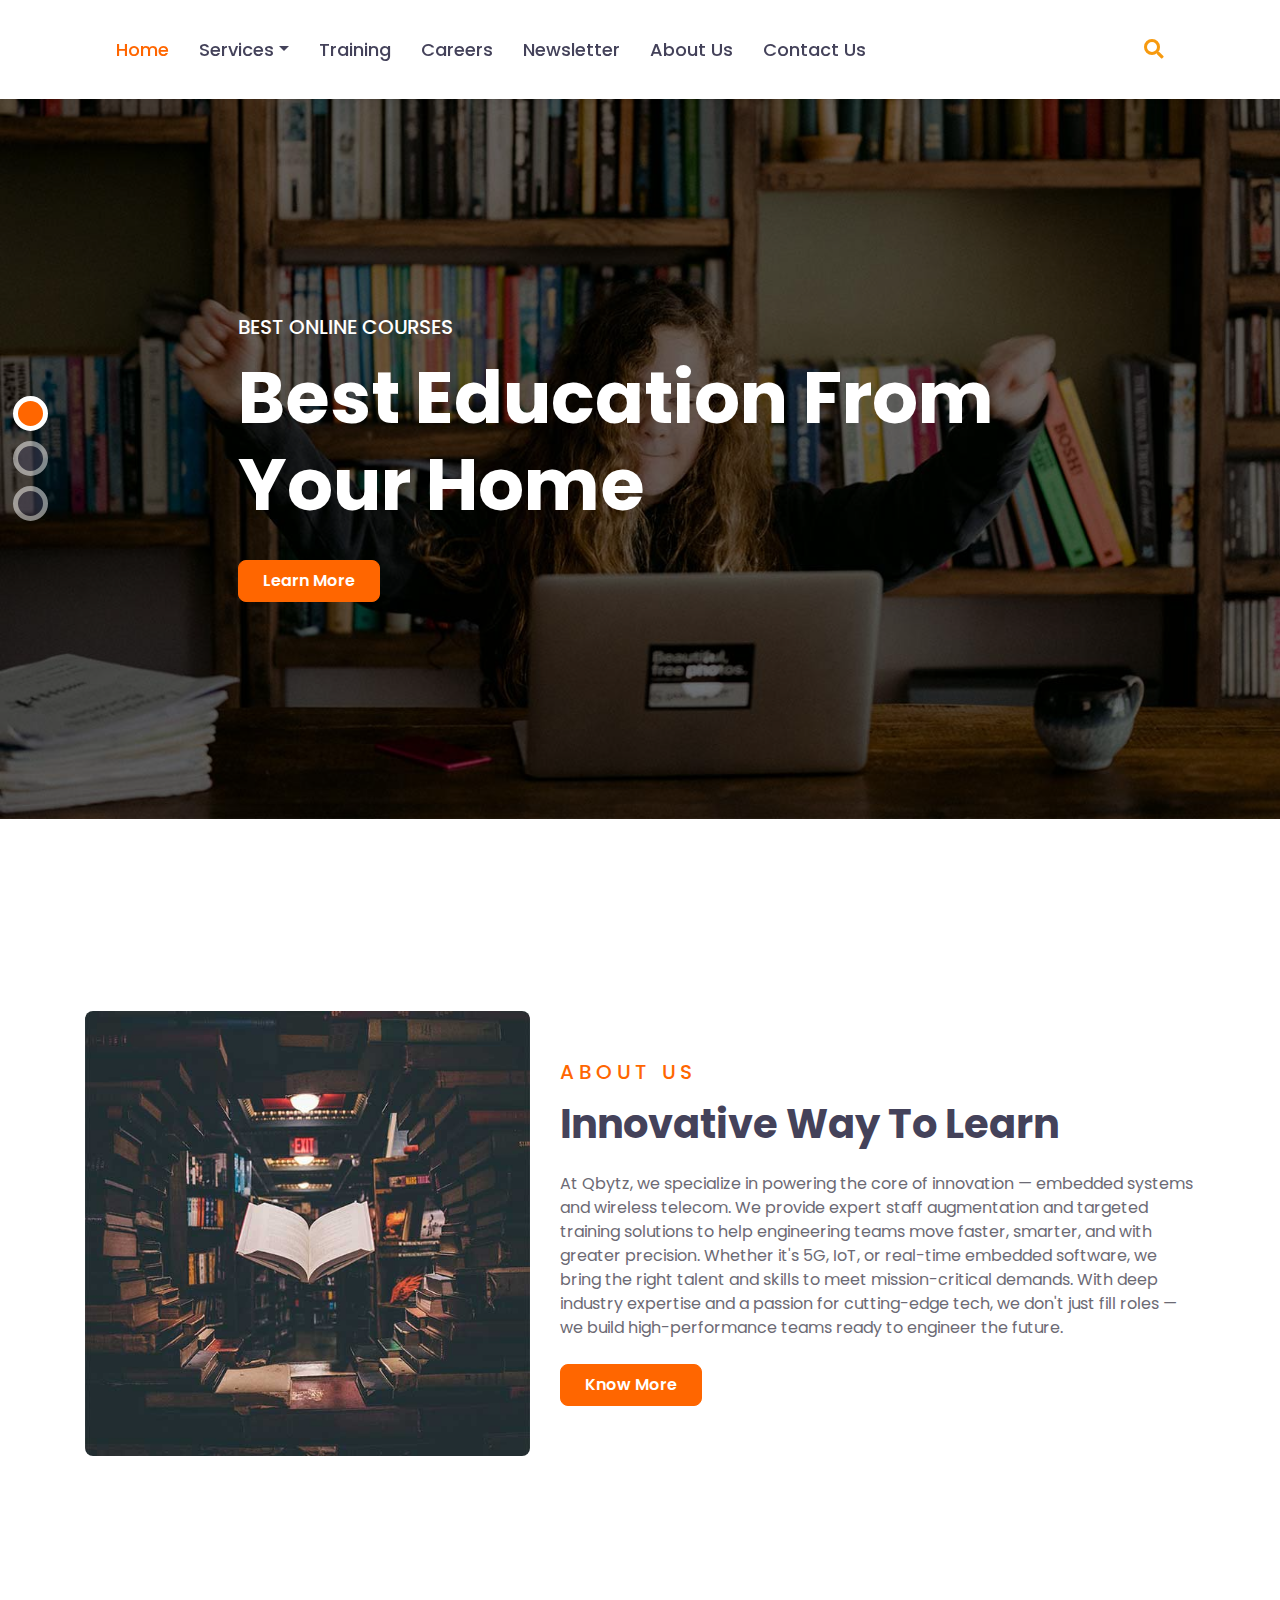
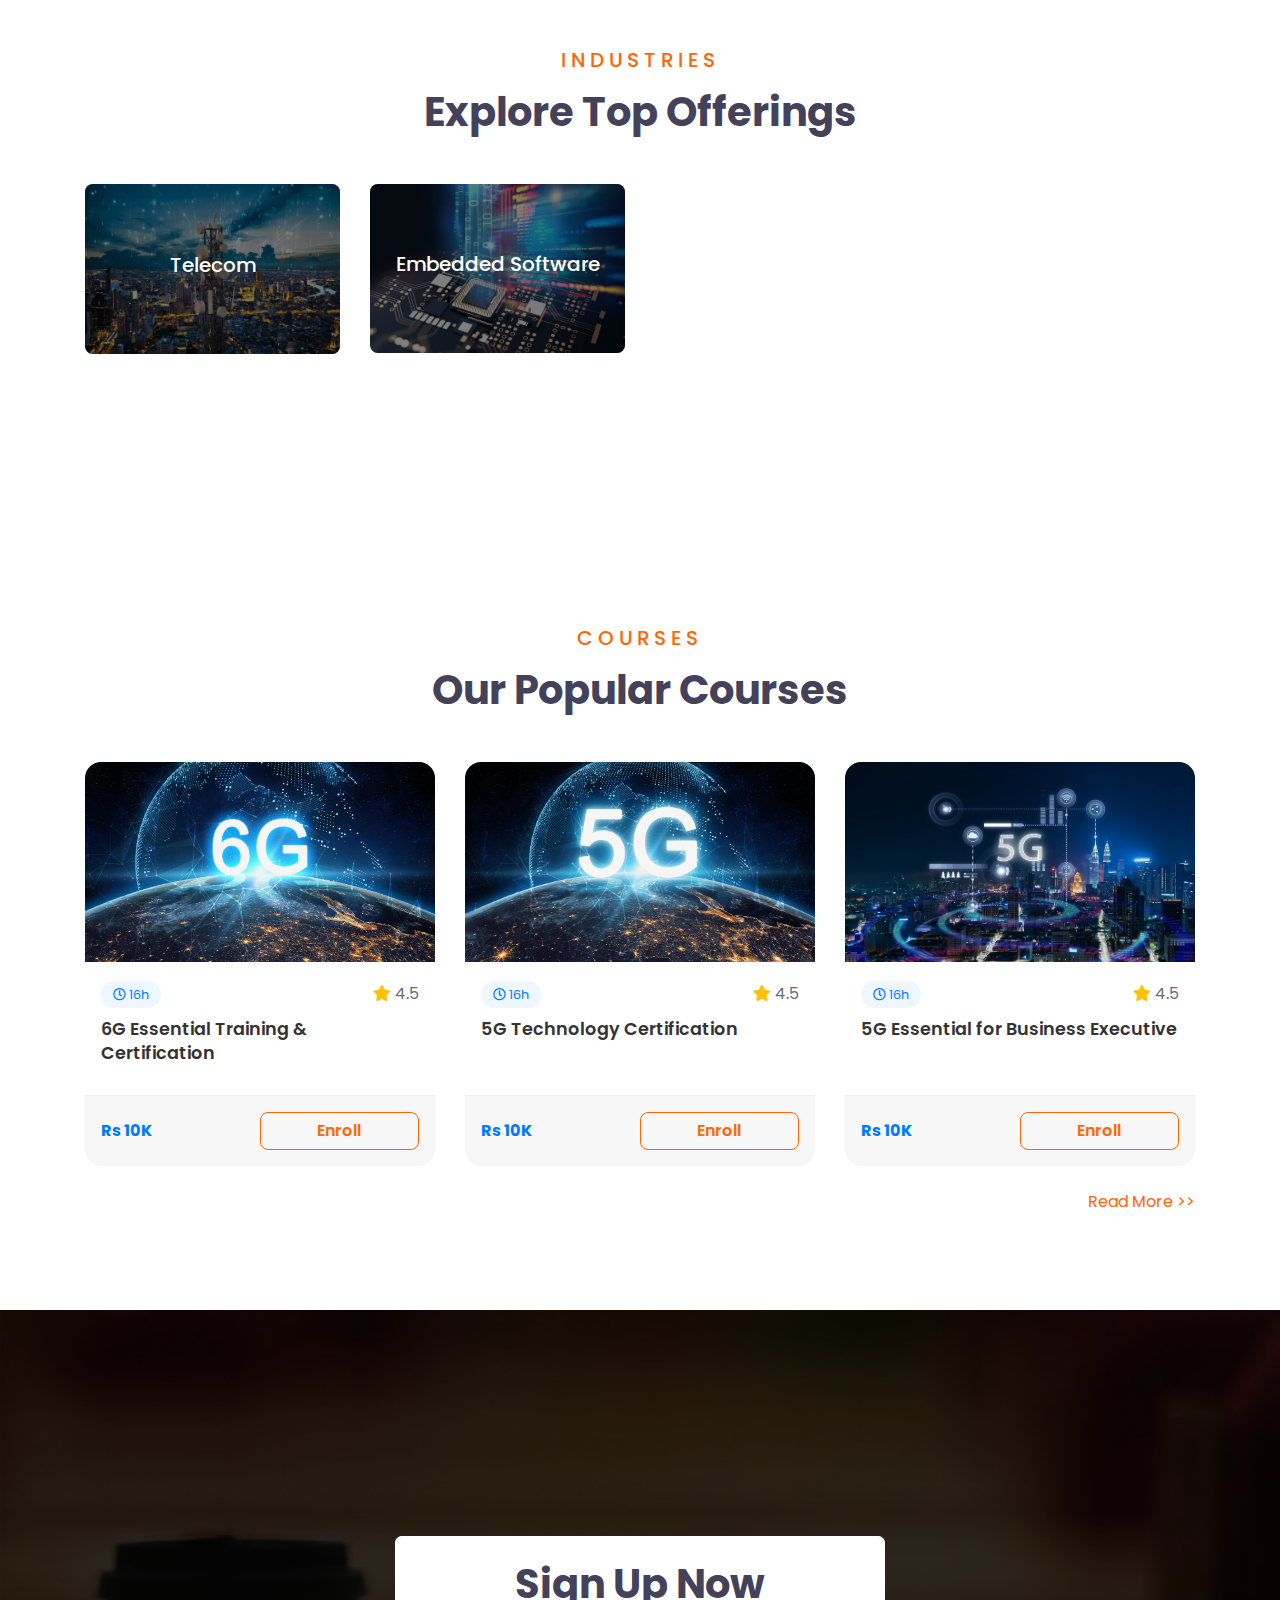
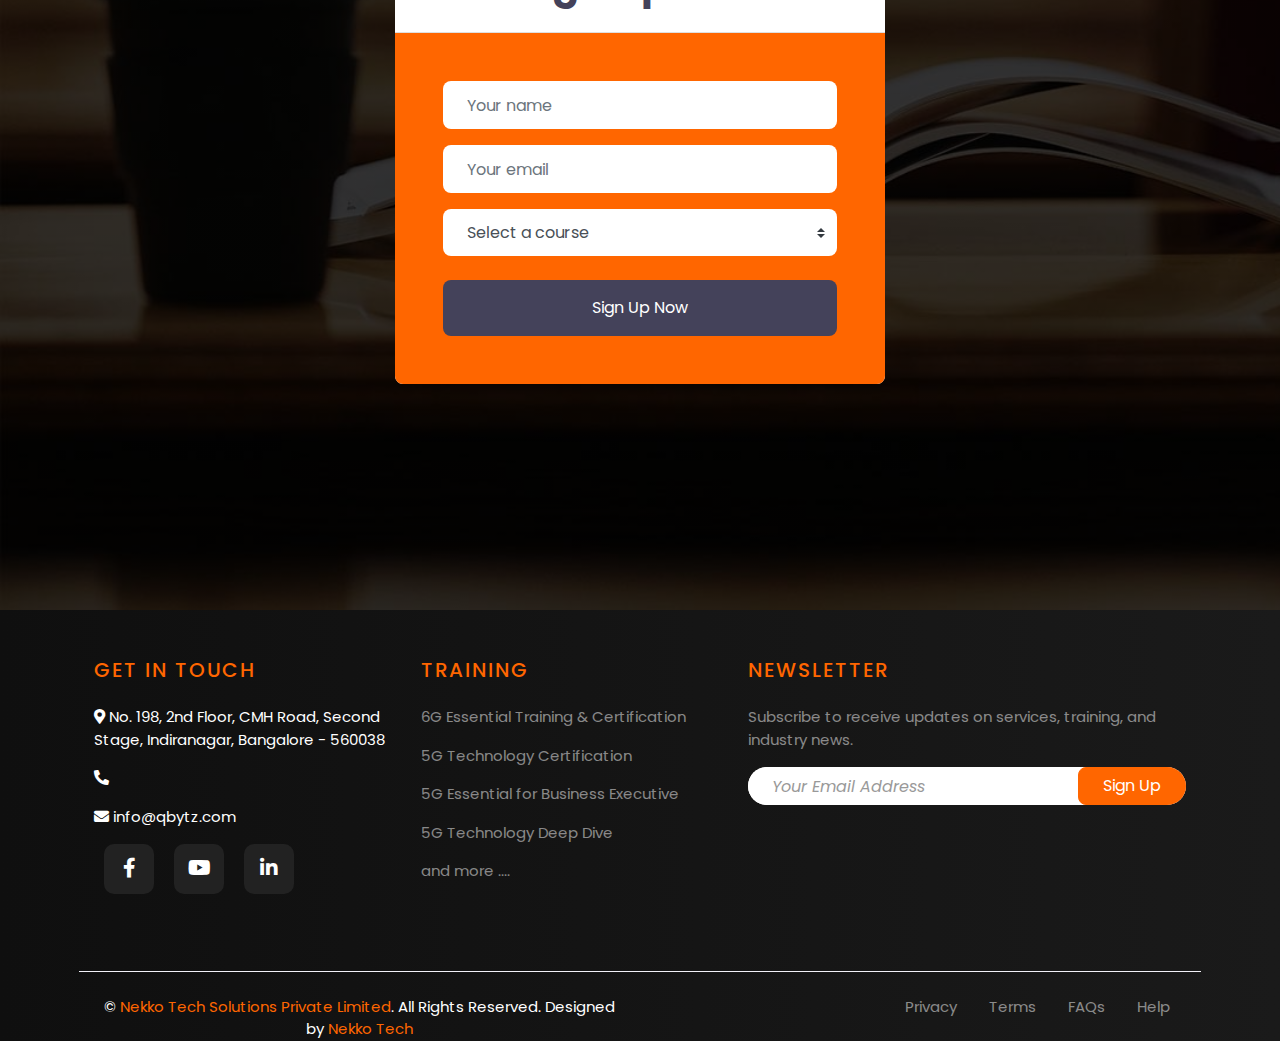
<file: index.html>
<!DOCTYPE html>
<html lang="en">

<head>
    <meta charset="utf-8">
    <title>Qbytz Engineering</title>
    <meta content="width=device-width, initial-scale=1.0" name="viewport">
    <meta content="Nekko Tech Website Templates" name="keywords">
    <meta content="Nekko Tech Website Templates" name="description">

    <!-- Favicon -->
    <link href="img/favicon.ico" rel="icon">

    <!-- Google Web Fonts -->
    <link rel="preconnect" href="https://fonts.gstatic.com">
    <link href="https://fonts.googleapis.com/css2?family=Poppins:wght@400;500;600;700&display=swap" rel="stylesheet"> 

    <!-- Font Awesome -->
    <link href="https://cdnjs.cloudflare.com/ajax/libs/font-awesome/5.10.0/css/all.min.css" rel="stylesheet">

    <!-- Libraries Stylesheet -->
    <link href="lib/owlcarousel/assets/owl.carousel.min.css" rel="stylesheet">

    <!-- Customized Bootstrap Stylesheet -->
    <link href="css/style.css" rel="stylesheet">

    <link rel="icon" type="image/x-icon" href="/img/favicon.jpg">
</head>

<body>
    <!-- Topbar Start 
    <div class="container-fluid d-none d-lg-block">
        <div class="row align-items-center py-4 px-xl-5">
            <div class="col-lg-3">
                <a href="" class="text-decoration-none">
                    <h1 class="m-0"><span class="text-primary">Q</span>BYTZ</h1>
                </a>
            </div>
            <div class="col-lg-3 text-right">
                <div class="d-inline-flex align-items-center">
                    <i class="fa fa-2x fa-map-marker-alt text-primary mr-3"></i>
                    <div class="text-left">
                        <h6 class="font-weight-semi-bold mb-1">Our Office</h6>
                        <small>No. 198, 2nd Floor,CMH Road, Second Stage, Indiranagar (Bangalore), Bangalore North, Bangalore- 560038, Karnataka</small>
                    </div>
                </div>
            </div>
            <div class="col-lg-3 text-right">
                <div class="d-inline-flex align-items-center">
                    <i class="fa fa-2x fa-envelope text-primary mr-3"></i>
                    <div class="text-left">
                        <h6 class="font-weight-semi-bold mb-1">Email Us</h6>
                        <small>info@qbytz.com</small>
                    </div>
                </div>
            </div>
            <div class="col-lg-3 text-right">
                <div class="d-inline-flex align-items-center">
                    <i class="fa fa-2x fa-phone text-primary mr-3"></i>
                    <div class="text-left">
                        <h6 class="font-weight-semi-bold mb-1">Call Us</h6>
                        <small>+012 345 6789</small>
                    </div>
                </div>
            </div>
        </div>
    </div>
    Topbar End -->

    <!-- Stylish Navbar Start -->
<div class="container-fluid bg-white shadow-sm sticky-top">
    <div class="container">
        <nav class="navbar navbar-expand-lg navbar-light py-3">
            <!-- Brand (mobile only) -->
            <a class="navbar-brand d-lg-none fw-bold fs-3 text-primary" href="#">
                <span class="text-dark">Q</span>BYTZ
            </a>

            <!-- Toggle button -->
            <button class="navbar-toggler" type="button" data-toggle="collapse" data-target="#navbarCollapse">
                <span class="navbar-toggler-icon"></span>
            </button>

            <!-- Navbar Items -->
            <div class="collapse navbar-collapse justify-content-between" id="navbarCollapse">
                <!-- Left Nav -->
                <ul class="navbar-nav align-items-center gap-lg-3">
                    <li class="nav-item">
                        <a class="nav-link active" href="index.html">Home</a>
                    </li>

                    <li class="nav-item dropdown">
                        <a class="nav-link dropdown-toggle" href="#" data-toggle="dropdown">Services</a>
                        <div class="dropdown-menu border-0 shadow-sm animate__animated animate__fadeIn">
                            <a class="dropdown-item" href="telecom.html">Telecom</a>
                            <a class="dropdown-item" href="embedded.html">Embedded Software</a>
                        </div>
                    </li>

                    <li class="nav-item">
                        <a class="nav-link" href="course.html">Training</a>
                    </li>

                    <li class="nav-item">
                        <a class="nav-link" href="teacher.html">Careers</a>
                    </li>

                    <li class="nav-item">
                        <a class="nav-link" href="newsletter.html">Newsletter</a>
                    </li>

                    <li class="nav-item">
                        <a class="nav-link" href="about.html">About Us</a>
                    </li>

                    <li class="nav-item">
                        <a class="nav-link" href="contact.html">Contact Us</a>
                    </li>
                </ul>

                <!-- Right Search Bar -->
                <div class="search-container ml-auto d-flex align-items-center">
                    <form action="">
                        <input type="search" placeholder="Search Here...">
                        <i class="fa fa-search"></i>
                    </form>
                </div>
            </div>
        </nav>
    </div>
</div>
<!-- Stylish Navbar End -->
<style>
    /* Modern Navbar Styling */
.navbar-nav .nav-link {
    font-weight: 500;
    color: #333;
    transition: color 0.3s ease;
}

.navbar-nav .nav-link:hover,
.navbar-nav .nav-link.active {
    color: #007bff;
}

.dropdown-menu {
    min-width: 180px;
    border-radius: 8px;
}

/* Animate.css optional (for dropdown fade-in effect) */
@import url('https://cdnjs.cloudflare.com/ajax/libs/animate.css/4.1.1/animate.min.css');

</style>



    <!-- Carousel Start -->
    <div class="container-fluid p-0 pb-5 mb-5">
        <div id="header-carousel" class="carousel slide carousel-fade" data-ride="carousel">
            <ol class="carousel-indicators">
                <li data-target="#header-carousel" data-slide-to="0" class="active"></li>
                <li data-target="#header-carousel" data-slide-to="1"></li>
                <li data-target="#header-carousel" data-slide-to="2"></li>
            </ol>
            <div class="carousel-inner">
                <div class="carousel-item active" style="min-height: 300px;">
                    <img class="position-relative w-100" src="img/carousel-1.jpg" style="min-height: 300px; object-fit: cover;">
                    <div class="carousel-caption d-flex align-items-center justify-content-center">
                        <div class="p-5" style="width: 100%; max-width: 900px;">
                            <h5 class="text-white text-uppercase mb-md-3">Best Online Courses</h5>
                            <h1 class="display-3 text-white mb-md-4">Best Education From Your Home</h1>
                            <a href="course.html" class="btn btn-primary py-md-2 px-md-4 font-weight-semi-bold mt-2">Learn More</a>
                        </div>
                    </div>
                </div>
                <div class="carousel-item" style="min-height: 300px;">
                    <img class="position-relative w-100" src="img/carousel-2.jpg" style="min-height: 300px; object-fit: cover;">
                    <div class="carousel-caption d-flex align-items-center justify-content-center">
                        <div class="p-5" style="width: 100%; max-width: 900px;">
                            <h5 class="text-white text-uppercase mb-md-3">Best Online Courses</h5>
                            <h1 class="display-3 text-white mb-md-4">Best Online Learning Platform</h1>
                            <a href="" class="btn btn-primary py-md-2 px-md-4 font-weight-semi-bold mt-2">Learn More</a>
                        </div>
                    </div>
                </div>
                <div class="carousel-item" style="min-height: 300px;">
                    <img class="position-relative w-100" src="img/carousel-3.jpg" style="min-height: 300px; object-fit: cover;">
                    <div class="carousel-caption d-flex align-items-center justify-content-center">
                        <div class="p-5" style="width: 100%; max-width: 900px;">
                            <h5 class="text-white text-uppercase mb-md-3">Best Online Courses</h5>
                            <h1 class="display-3 text-white mb-md-4">New Way To Learn From Home</h1>
                            <a href="" class="btn btn-primary py-md-2 px-md-4 font-weight-semi-bold mt-2">Learn More</a>
                        </div>
                    </div>
                </div>
            </div>
        </div>
    </div>
    <!-- Carousel End -->


    <!-- About Start -->
    <div class="container-fluid py-5">
        <div class="container py-5">
            <div class="row align-items-center">
                <div class="col-lg-5">
                    <img class="img-fluid rounded mb-4 mb-lg-0" src="img/about.jpg" alt="">
                </div>
                <div class="col-lg-7">
                    <div class="text-left mb-4">
                        <h5 class="text-primary text-uppercase mb-3" style="letter-spacing: 5px;">About Us</h5>
                        <h1>Innovative Way To Learn</h1>
                    </div>
                    <p>At Qbytz, we specialize in powering the core of innovation — embedded systems and wireless telecom. We provide expert staff augmentation and targeted training solutions to help engineering teams move faster, smarter, and with greater precision. Whether it's 5G, IoT, or real-time embedded software, we bring the right talent and skills to meet mission-critical demands.

                        With deep industry expertise and a passion for cutting-edge tech, we don't just fill roles — we build high-performance teams ready to engineer the future.</p>
                    <a href="about.html" class="btn btn-primary py-md-2 px-md-4 font-weight-semi-bold mt-2">Know More</a>
                </div>
            </div>
        </div>
    </div>
    <!-- About End -->


    <!-- Category Start -->
    <div class="container-fluid py-5">
        <div class="container pt-5 pb-3">
            <div class="text-center mb-5">
                <h5 class="text-primary text-uppercase mb-3" style="letter-spacing: 5px;">Industries</h5>
                <h1>Explore Top Offerings</h1>
            </div>
            <div class="row">
                <div class="col-lg-3 col-md-6 mb-4">
                    <div class="cat-item position-relative overflow-hidden rounded mb-2">
                        <img class="img-fluid" src="img/cat-2.jpg" alt="">
                        <a class="cat-overlay text-white text-decoration-none" href="">
                            <h5 class="text-white font-weight-medium">Telecom</h5>
                        <!---- <span>100 Courses</span>-->
                        </a>
                    </div>
                </div>
                <div class="col-lg-3 col-md-6 mb-4">
                    <div class="cat-item position-relative overflow-hidden rounded mb-2">
                        <img class="img-fluid" src="img/cat-1.webp" alt="">
                        <a class="cat-overlay text-white text-decoration-none" href="">
                            <h5 class="text-white font-weight-medium">Embedded Software</h5>
                            <!---- <span>100 Courses</span>-->
                        </a>
                    </div>
                </div>
               <!--- <div class="col-lg-3 col-md-6 mb-4">
                    <div class="cat-item position-relative overflow-hidden rounded mb-2">
                        <img class="img-fluid" src="img/cat-3.jpg" alt="">
                        <a class="cat-overlay text-white text-decoration-none" href="">
                            <h4 class="text-white font-weight-medium">Game Design</h4>
                            <span>100 Courses</span>
                        </a>
                    </div>
                </div>
                <div class="col-lg-3 col-md-6 mb-4">
                    <div class="cat-item position-relative overflow-hidden rounded mb-2">
                        <img class="img-fluid" src="img/cat-4.jpg" alt="">
                        <a class="cat-overlay text-white text-decoration-none" href="">
                            <h4 class="text-white font-weight-medium">Apps Design</h4>
                            <span>100 Courses</span>
                        </a>
                    </div>
                </div>
                <div class="col-lg-3 col-md-6 mb-4">
                    <div class="cat-item position-relative overflow-hidden rounded mb-2">
                        <img class="img-fluid" src="img/cat-5.jpg" alt="">
                        <a class="cat-overlay text-white text-decoration-none" href="">
                            <h4 class="text-white font-weight-medium">Marketing</h4>
                            <span>100 Courses</span>
                        </a>
                    </div>
                </div>
                <div class="col-lg-3 col-md-6 mb-4">
                    <div class="cat-item position-relative overflow-hidden rounded mb-2">
                        <img class="img-fluid" src="img/cat-6.jpg" alt="">
                        <a class="cat-overlay text-white text-decoration-none" href="">
                            <h4 class="text-white font-weight-medium">Research</h4>
                            <span>100 Courses</span>
                        </a>
                    </div>
                </div>
                <div class="col-lg-3 col-md-6 mb-4">
                    <div class="cat-item position-relative overflow-hidden rounded mb-2">
                        <img class="img-fluid" src="img/cat-7.jpg" alt="">
                        <a class="cat-overlay text-white text-decoration-none" href="">
                            <h4 class="text-white font-weight-medium">Content Writing</h4>
                            <span>100 Courses</span>
                        </a>
                    </div>
                </div>
                <div class="col-lg-3 col-md-6 mb-4">
                    <div class="cat-item position-relative overflow-hidden rounded mb-2">
                        <img class="img-fluid" src="img/cat-8.jpg" alt="">
                        <a class="cat-overlay text-white text-decoration-none" href="">
                            <h4 class="text-white font-weight-medium">SEO</h4>
                            <span>100 Courses</span>
                        </a>
                    </div>
                </div>-->
            </div>
        </div>
    </div>
    <!-- Category Start -->

   <!-- Courses Start -->
<div class="container-fluid py-5 bg-light spaced-section">
    <style>
        .spaced-section {
            margin-top: 80px;
        }

        .course-card {
            border: none;
            border-radius: 1rem;
            overflow: hidden;
            transition: transform 0.3s ease, box-shadow 0.3s ease;
            background-color: #fff;
        }

        .course-card:hover {
            transform: translateY(-10px);
            box-shadow: 0 12px 24px rgba(0, 0, 0, 0.1);
            border: 2px solid transparent;
            background-clip: padding-box;
            border-image: linear-gradient(to right, #ffffff, #ffffff) 1;
        }

        .course-card .card-img-top {
            object-fit: cover;
            height: 200px;
        }

        .course-card .card-body {
            padding: 1.2rem 1rem;
        }

        .course-card .card-title a {
            font-size: 1.1rem;
            font-weight: 600;
            color: #333;
        }

        .course-card .card-title a:hover {
            color: #4facfe;
        }

        .course-card .card-footer {
            padding: 1rem;
            border-top: 1px solid #eee;
        }

        .course-meta {
            font-size: 0.85rem;
            color: #6c757d;
        }

        .course-meta i {
            margin-right: 5px;
            color: #00c6ff;
        }

        .course-price {
            font-weight: bold;
            color: #007bff;
        }

        .course-btn {
            font-weight: 600;
            border-radius: 0.5rem;
        }

        .tag-duration {
            background: #eef7ff;
            color: #007bff;
            padding: 0.25rem 0.75rem;
            border-radius: 2rem;
            font-size: 0.8rem;
        }

        .star-rating i {
            color: #ffc107;
        }
    </style>

    <div class="container py-5">
        <div class="text-center mb-5">
            <h5 class="text-primary text-uppercase mb-3" style="letter-spacing: 5px;">Courses</h5>
            <h1 class="display-5 fw-bold">Our Popular Courses</h1>
        </div>

        <div class="row g-4">
            <!-- Course Card 1 -->
            <div class="col-lg-4 col-md-6">
                <div class="card course-card h-100">
                    <img src="img/course-1.jpg" class="card-img-top" alt="6G Course">
                    <div class="card-body">
                        <div class="d-flex justify-content-between align-items-center mb-2">
                            <span class="tag-duration"><i class="far fa-clock me-1"></i> 16h</span>
                            <div class="star-rating">
                                <i class="fa fa-star"></i> 4.5
                            </div>
                        </div>
                        <h5 class="card-title">
                            <a>6G Essential Training & Certification</a>
                        </h5>
                    </div>
                    <div class="card-footer d-flex justify-content-between align-items-center">
                        <span class="course-price">Rs 10K</span>
                        <a href="https://mail.google.com/mail/?view=cm&fs=1&to=info@qbytz.com&su=Course Enrollment Request&body=I would like to enroll in the following course: 6G Essential Training & Certification." 
   target="_blank" 
   class="btn btn-outline-primary w-50 course-btn">Enroll</a>
                    </div>
                </div>
            </div>

            <!-- Course Card 2 -->
            <div class="col-lg-4 col-md-6">
                <div class="card course-card h-100">
                    <img src="img/course-2.png" class="card-img-top" alt="5G Technology Certification">
                    <div class="card-body">
                        <div class="d-flex justify-content-between align-items-center mb-2">
                            <span class="tag-duration"><i class="far fa-clock me-1"></i> 16h</span>
                            <div class="star-rating">
                                <i class="fa fa-star"></i> 4.5
                            </div>
                        </div>
                        <h5 class="card-title">
                            <a>5G Technology Certification</a>
                        </h5>
                    </div>
                    <div class="card-footer d-flex justify-content-between align-items-center">
                        <span class="course-price">Rs 10K</span>
                        <a href="https://mail.google.com/mail/?view=cm&fs=1&to=info@qbytz.com&su=Course Enrollment Request&body=I would like to enroll in the following course: 6G Essential Training & Certification." 
                        target="_blank" 
                        class="btn btn-outline-primary w-50 course-btn">Enroll</a>
                    </div>
                </div>
            </div>

            <!-- Course Card 3 -->
            <div class="col-lg-4 col-md-6">
                <div class="card course-card h-100">
                    <img src="img/course-3.jpg" class="card-img-top" alt="5G Business Course">
                    <div class="card-body">
                        <div class="d-flex justify-content-between align-items-center mb-2">
                            <span class="tag-duration"><i class="far fa-clock me-1"></i> 16h</span>
                            <div class="star-rating">
                                <i class="fa fa-star"></i> 4.5
                            </div>
                        </div>
                        <h5 class="card-title">
                            <a>5G Essential for Business Executive</a>
                        </h5>
                    </div>
                    <div class="card-footer d-flex justify-content-between align-items-center">
                        <span class="course-price">Rs 10K</span>
                        <a href="https://mail.google.com/mail/?view=cm&fs=1&to=info@qbytz.com&su=Course Enrollment Request&body=I would like to enroll in the following course: 6G Essential Training & Certification." 
   target="_blank" 
   class="btn btn-outline-primary w-50 course-btn">Enroll</a>
                    </div>
                </div>
            </div>
        </div>

        <!-- Read More aligned to the right -->
        <!-- Read More aligned to the right -->
<div class="d-flex justify-content-end mt-4 w-100">
    <a href="course.html" class="text-primary fw-semibold" style="text-decoration: none;">
        Read More &gt;&gt;
    </a>
</div>

    </div>
</div>
<!-- Courses End -->



   <!-- Registration Start -->
<div class="container-fluid bg-registration py-5 d-flex align-items-center justify-content-center" style="min-height: 100vh; margin: 0;">
    <div class="col-lg-5">
        <div class="card border-0">
            <div class="card-header bg-light text-center p-4">
                <h1 class="m-0">Sign Up Now</h1>
            </div>
            <div class="card-body rounded-bottom bg-primary p-5">
                <form action="signup.php" method="POST">
                    <div class="form-group mb-3">
                        <input type="text" name="name" class="form-control border-0 p-4" placeholder="Your name" required />
                    </div>
                    <div class="form-group mb-3">
                        <input type="email" name="email" class="form-control border-0 p-4" placeholder="Your email" required />
                    </div>
                    <div class="form-group mb-4">
                        <select name="course" class="custom-select border-0 px-4" style="height: 47px;" required>
                            <option selected disabled>Select a course</option>
                            <option value="6G Essential Training & Certification">6G Essential Training & Certification</option>
                            <option value="5G Technology Certification">5G Technology Certification</option>
                            <option value="5G Essential for Business Executive">5G Essential for Business Executive</option>
                            <option value="5G Technology Deep Dive">5G Technology Deep Dive</option>
                            <option value="5G Protocol Testing & Log Analysis">5G Protocol Testing & Log Analysis</option>
                            <option value="5G Development Certification">5G Development Certification</option>
                            <option value="5G Core Overview Certification">5G Core Overview Certification</option>
                            <option value="5G Core Deep Dive with Protocol Analysis">5G Core Deep Dive with Protocol Analysis</option>
                            <option value="5G ORAN Certification">5G ORAN Certification</option>
                            <option value="5G Telco Cloud Certification">5G Telco Cloud Certification</option>
                            <option value="4G/5G Automation with Python & AI">4G/5G Automation with Python & AI</option>
                            <option value="5G Network Optimization in Depth">5G Network Optimization in Depth</option>
                        </select>
                    </div>
                    <div>
                        <button class="btn btn-dark btn-block border-0 py-3" type="submit">Sign Up Now</button>
                    </div>
                </form>
            </div>
        </div>
    </div>
</div>
<!-- Registration End -->



    <!--Team Start 
    <div class="container-fluid py-5">
        <div class="container pt-5 pb-3">
            <div class="text-center mb-5">
                <h5 class="text-primary text-uppercase mb-3" style="letter-spacing: 5px;">Teachers</h5>
                <h1>Meet Our Teachers</h1>
            </div>
            <div class="row">
                <div class="col-md-6 col-lg-3 text-center team mb-4">
                    <div class="team-item rounded overflow-hidden mb-2">
                        <div class="team-img position-relative">
                            <img class="img-fluid" src="img/team-1.jpg" alt="">
                            <div class="team-social">
                                <a class="btn btn-outline-light btn-square mx-1" href="#"><i class="fab fa-twitter"></i></a>
                                <a class="btn btn-outline-light btn-square mx-1" href="#"><i class="fab fa-facebook-f"></i></a>
                                <a class="btn btn-outline-light btn-square mx-1" href="#"><i class="fab fa-linkedin-in"></i></a>
                            </div>
                        </div>
                        <div class="bg-secondary p-4">
                            <h5>Jhon Doe</h5>
                            <p class="m-0">Web Designer</p>
                        </div>
                    </div>
                </div>
                <div class="col-md-6 col-lg-3 text-center team mb-4">
                    <div class="team-item rounded overflow-hidden mb-2">
                        <div class="team-img position-relative">
                            <img class="img-fluid" src="img/team-2.jpg" alt="">
                            <div class="team-social">
                                <a class="btn btn-outline-light btn-square mx-1" href="#"><i class="fab fa-twitter"></i></a>
                                <a class="btn btn-outline-light btn-square mx-1" href="#"><i class="fab fa-facebook-f"></i></a>
                                <a class="btn btn-outline-light btn-square mx-1" href="#"><i class="fab fa-linkedin-in"></i></a>
                            </div>
                        </div>
                        <div class="bg-secondary p-4">
                            <h5>Jhon Doe</h5>
                            <p class="m-0">Web Designer</p>
                        </div>
                    </div>
                </div>
                <div class="col-md-6 col-lg-3 text-center team mb-4">
                    <div class="team-item rounded overflow-hidden mb-2">
                        <div class="team-img position-relative">
                            <img class="img-fluid" src="img/team-3.jpg" alt="">
                            <div class="team-social">
                                <a class="btn btn-outline-light btn-square mx-1" href="#"><i class="fab fa-twitter"></i></a>
                                <a class="btn btn-outline-light btn-square mx-1" href="#"><i class="fab fa-facebook-f"></i></a>
                                <a class="btn btn-outline-light btn-square mx-1" href="#"><i class="fab fa-linkedin-in"></i></a>
                            </div>
                        </div>
                        <div class="bg-secondary p-4">
                            <h5>Jhon Doe</h5>
                            <p class="m-0">Web Designer</p>
                        </div>
                    </div>
                </div>
                <div class="col-md-6 col-lg-3 text-center team mb-4">
                    <div class="team-item rounded overflow-hidden mb-2">
                        <div class="team-img position-relative">
                            <img class="img-fluid" src="img/team-4.jpg" alt="">
                            <div class="team-social">
                                <a class="btn btn-outline-light btn-square mx-1" href="#"><i class="fab fa-twitter"></i></a>
                                <a class="btn btn-outline-light btn-square mx-1" href="#"><i class="fab fa-facebook-f"></i></a>
                                <a class="btn btn-outline-light btn-square mx-1" href="#"><i class="fab fa-linkedin-in"></i></a>
                            </div>
                        </div>
                        <div class="bg-secondary p-4">
                            <h5>Jhon Doe</h5>
                            <p class="m-0">Web Designer</p>
                        </div>
                    </div>
                </div>
            </div>
        </div>
    </div>
    Team End -->


    <!-- Testimonial Start
    <div class="container-fluid py-5">
        <div class="container py-5">
            <div class="text-center mb-5">
                <h5 class="text-primary text-uppercase mb-3" style="letter-spacing: 5px;">Testimonial</h5>
                <h1>What Say Our Students</h1>
            </div>
            <div class="row justify-content-center">
                <div class="col-lg-8">
                    <div class="owl-carousel testimonial-carousel">
                        <div class="text-center">
                            <i class="fa fa-3x fa-quote-left text-primary mb-4"></i>
                            <h4 class="font-weight-normal mb-4">Dolor eirmod diam stet kasd sed. Aliqu rebum est eos. Rebum elitr dolore et eos labore, stet justo sed est sed. Diam sed sed dolor stet amet eirmod eos labore diam</h4>
                            <img class="img-fluid mx-auto mb-3" src="img/testimonial-1.jpg" alt="">
                            <h5 class="m-0">Client Name</h5>
                            <span>Profession</span>
                        </div>
                        <div class="text-center">
                            <i class="fa fa-3x fa-quote-left text-primary mb-4"></i>
                            <h4 class="font-weight-normal mb-4">Dolor eirmod diam stet kasd sed. Aliqu rebum est eos. Rebum elitr dolore et eos labore, stet justo sed est sed. Diam sed sed dolor stet amet eirmod eos labore diam</h4>
                            <img class="img-fluid mx-auto mb-3" src="img/testimonial-2.jpg" alt="">
                            <h5 class="m-0">Client Name</h5>
                            <span>Profession</span>
                        </div>
                        <div class="text-center">
                            <i class="fa fa-3x fa-quote-left text-primary mb-4"></i>
                            <h4 class="font-weight-normal mb-4">Dolor eirmod diam stet kasd sed. Aliqu rebum est eos. Rebum elitr dolore et eos labore, stet justo sed est sed. Diam sed sed dolor stet amet eirmod eos labore diam</h4>
                            <img class="img-fluid mx-auto mb-3" src="img/testimonial-3.jpg" alt="">
                            <h5 class="m-0">Client Name</h5>
                            <span>Profession</span>
                        </div>
                    </div>
                </div>
            </div>
        </div>
    </div>
    Testimonial End -->


    <!-- Blog Start 
    <div class="container-fluid py-5">
        <div class="container pt-5 pb-3">
            <div class="text-center mb-5">
                <h5 class="text-primary text-uppercase mb-3" style="letter-spacing: 5px;">Our Blog</h5>
                <h1>Latest From Our Blog</h1>
            </div>
            <div class="row pb-3">
                <div class="col-lg-4 mb-4">
                    <div class="blog-item position-relative overflow-hidden rounded mb-2">
                        <img class="img-fluid" src="img/blog-1.jpg" alt="">
                        <a class="blog-overlay text-decoration-none" href="">
                            <h5 class="text-white mb-3">Lorem elitr magna stet eirmod labore amet labore clita at ut clita</h5>
                            <p class="text-primary m-0">Jan 01, 2050</p>
                        </a>
                    </div>
                </div>
                <div class="col-lg-4 mb-4">
                    <div class="blog-item position-relative overflow-hidden rounded mb-2">
                        <img class="img-fluid" src="img/blog-2.jpg" alt="">
                        <a class="blog-overlay text-decoration-none" href="">
                            <h5 class="text-white mb-3">Lorem elitr magna stet eirmod labore amet labore clita at ut clita</h5>
                            <p class="text-primary m-0">Jan 01, 2050</p>
                        </a>
                    </div>
                </div>
                <div class="col-lg-4 mb-4">
                    <div class="blog-item position-relative overflow-hidden rounded mb-2">
                        <img class="img-fluid" src="img/blog-3.jpg" alt="">
                        <a class="blog-overlay text-decoration-none" href="">
                            <h5 class="text-white mb-3">Lorem elitr magna stet eirmod labore amet labore clita at ut clita</h5>
                            <p class="text-primary m-0">Jan 01, 2050</p>
                        </a>
                    </div>
                </div>
            </div>
        </div>
    </div>
    Blog End -->


    <!-- Stylish Footer Start -->
    <footer class="footer bg-dark text-white pt-5">
        <div class="container px-4">
            <div class="row gy-5">
                <!-- Contact Info -->
                <div class="col-lg-7">
                    <div class="row">
                        <div class="col-md-6 mb-4">
                            <h5 class="text-primary text-uppercase mb-4" style="letter-spacing: 2px;">Get In Touch</h5>
                            <p><i class="fa fa-map-marker-alt me-2"></i> No. 198, 2nd Floor, CMH Road, Second Stage, Indiranagar, Bangalore - 560038</p>
                            <p><i class="fa fa-phone-alt me-2"></i> </p>
                            <p><i class="fa fa-envelope me-2"></i> info@qbytz.com</p>
    
                            <!-- Social Icons Below Email -->
                        <!-- Social Icons Below Email -->
<div class="d-flex mt-3">
    <div class="icon facebook">
        <div class="tooltip">Facebook</div>
        <span><i class="fab fa-facebook-f"></i></span>
    </div>
    <div class="icon youtube">
        <div class="tooltip">YouTube</div>
        <span><i class="fab fa-youtube"></i></span>
    </div>
    <div class="icon linkedin">
        <div class="tooltip">LinkedIn</div>
        <span><i class="fab fa-linkedin-in"></i></span>
    </div>
</div>
                    </div>
    
                        <div class="col-md-6 mb-4">
                            <h5 class="text-primary text-uppercase mb-4" style="letter-spacing: 2px;">Training</h5>
                            <p class="text-white-50">6G Essential Training & Certification</p>
                            <p class="text-white-50">5G Technology Certification</p>
                            <p class="text-white-50">5G Essential for Business Executive</p>
                            <p class="text-white-50">5G Technology Deep Dive</p>
                            <p class="text-white-50">and more ....</p>
                        </div>
                    </div>
            </div>

            <style>
                /* Basic Icon Box */
                .container .icon {
                    display: flex;
                    align-items: center;
                    justify-content: center;
                    flex-direction: column;
                    background-color: #222; /* Dark background box */
                    border-radius: 10px;
                    width: 50px;
                    height: 50px;
                    margin: 0 10px;
                    position: relative;
                    z-index: 2;
                    transition: all 0.4s cubic-bezier(0.68, -0.55, 0.265, 1.55);
                    cursor: pointer;
                }
                
                /* Line them horizontally */
                .d-flex {
                    display: flex;
                    align-items: center;
                }
                
                /* Tooltip */
                .tooltip {
                    background-color: #333;
                    color: #fff;
                    font-size: 12px;
                    padding: 5px 8px;
                    border-radius: 4px;
                    margin-bottom: 5px;
                    opacity: 0;
                    transition: 0.3s;
                    position: absolute;
                    top: -30px;
                    white-space: nowrap;
                }
                
                .icon:hover .tooltip {
                    opacity: 1;
                }
                
                /* Icon size and default color */
                .icon span i {
                    font-size: 20px;
                    color: #ffffff;
                    transition: 0.3s;
                }
                
                /* Hover color effects based on platform */
                .icon.facebook:hover span i {
                    color: #4a91ee; /* Facebook Blue */
                }
                
                .icon.youtube:hover span i {
                    color: #FF0000; /* YouTube Red */
                }
                
                .icon.linkedin:hover span i {
                    color: #093d70; /* LinkedIn Deep Blue */
                }
                </style>

            <!-- Newsletter -->
            <div class="col-lg-5">
                <h5 class="text-primary text-uppercase mb-4" style="letter-spacing: 2px;">Newsletter</h5>
                <p class="text-white-50">Subscribe to receive updates on services, training, and industry news.</p>
                <form action="subscribe.php" method="POST">
                    <div class="input-group rounded-pill overflow-hidden bg-white">
                        <input type="email" name="email" class="form-control border-0 px-4 py-3" placeholder="Your Email Address" required>
                        <button class="btn btn-primary px-4" type="submit">Sign Up</button>
                    </div>
                </form>
                
            </div>
        </div>

        <!-- Bottom Footer -->
        <div class="row mt-5 pt-4 border-top border-secondary">
            <div class="col-md-6 text-center text-md-start">
                <p class="mb-0">&copy; <a href="#" class="text-primary">Nekko Tech Solutions Private Limited</a>. All Rights Reserved. Designed by <a href="#" class="text-primary">Nekko Tech</a></p>
            </div>
            <div class="col-md-6 text-center text-md-end">
                <ul class="nav justify-content-center justify-content-md-end gap-3">
                    <li class="nav-item"><a class="nav-link text-white-50 py-0" href="privacy.html">Privacy</a></li>
                    <li class="nav-item"><a class="nav-link text-white-50 py-0" href="terms.html">Terms</a></li>
                    <li class="nav-item"><a class="nav-link text-white-50 py-0" href="FAQS.html">FAQs</a></li>
                    <li class="nav-item"><a class="nav-link text-white-50 py-0" href="help.html">Help</a></li>
                </ul>
            </div>
        </div>
    </div>
</footer>
<!-- Stylish Footer End -->
<style>
    /* Stylish Footer Enhancements */
.footer {
    background: linear-gradient(to right, #0f0f0f, #1a1a1a);
    font-size: 15px;
}

.footer .btn-square {
    width: 40px;
    height: 40px;
    display: inline-flex;
    align-items: center;
    justify-content: center;
    transition: background 0.3s, transform 0.3s;
}

.footer .btn-square:hover {
    background: #007bff;
    color: #fff;
    transform: translateY(-2px);
}

.footer .form-control:focus {
    box-shadow: none;
    border-color: #007bff;
}

.footer .nav-link:hover {
    color: #007bff !important;
    text-decoration: underline;
}

.footer input::placeholder {
    color: #999;
    font-style: italic;
}

</style>


    <!-- Back to Top -->
    <a href="#" class="btn btn-lg btn-primary btn-lg-square back-to-top"><i class="fa fa-angle-double-up"></i></a>


    <!-- JavaScript Libraries -->
    <script src="https://code.jquery.com/jquery-3.4.1.min.js"></script>
    <script src="https://stackpath.bootstrapcdn.com/bootstrap/4.4.1/js/bootstrap.bundle.min.js"></script>
    <script src="lib/easing/easing.min.js"></script>
    <script src="lib/owlcarousel/owl.carousel.min.js"></script>

    <!-- Contact Javascript File -->
    <script src="mail/jqBootstrapValidation.min.js"></script>
    <script src="mail/contact.js"></script>

    <!-- Template Javascript -->
    <script src="js/main.js"></script>
</body>

</html>
</file>
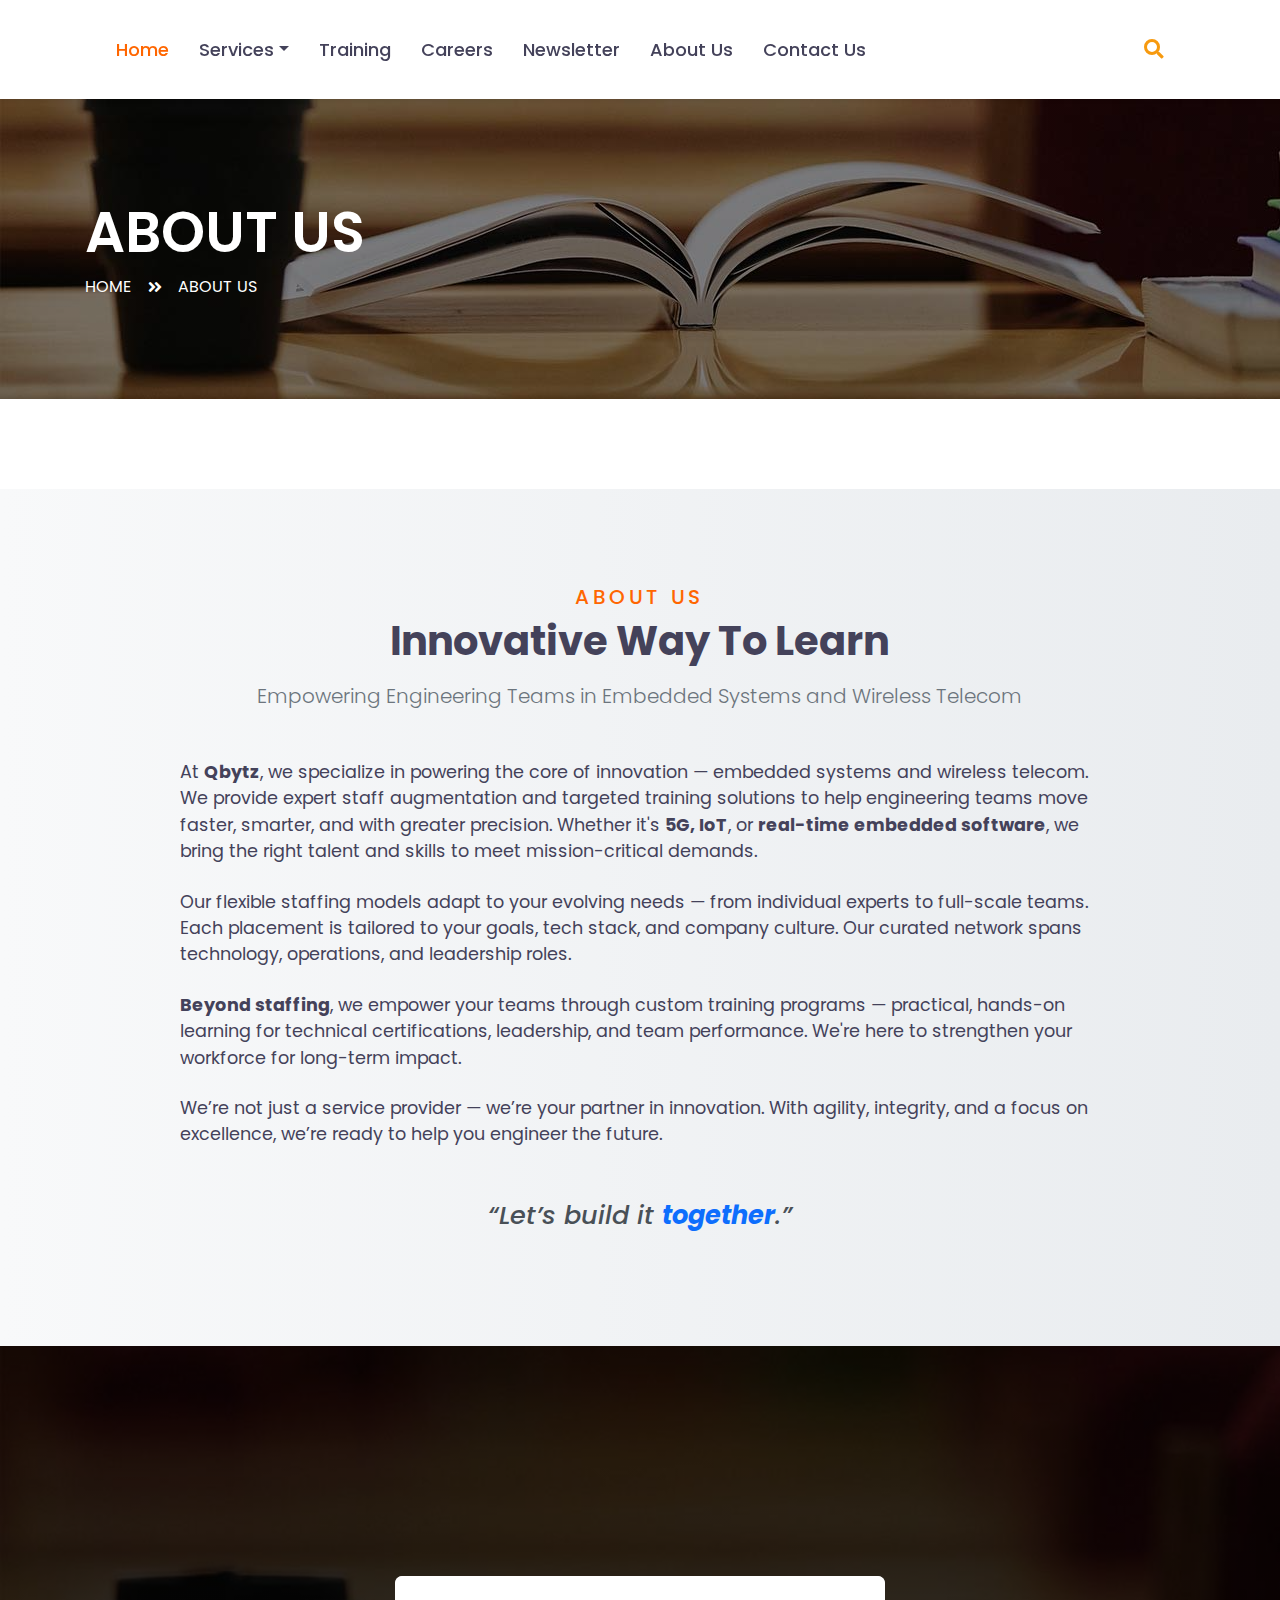
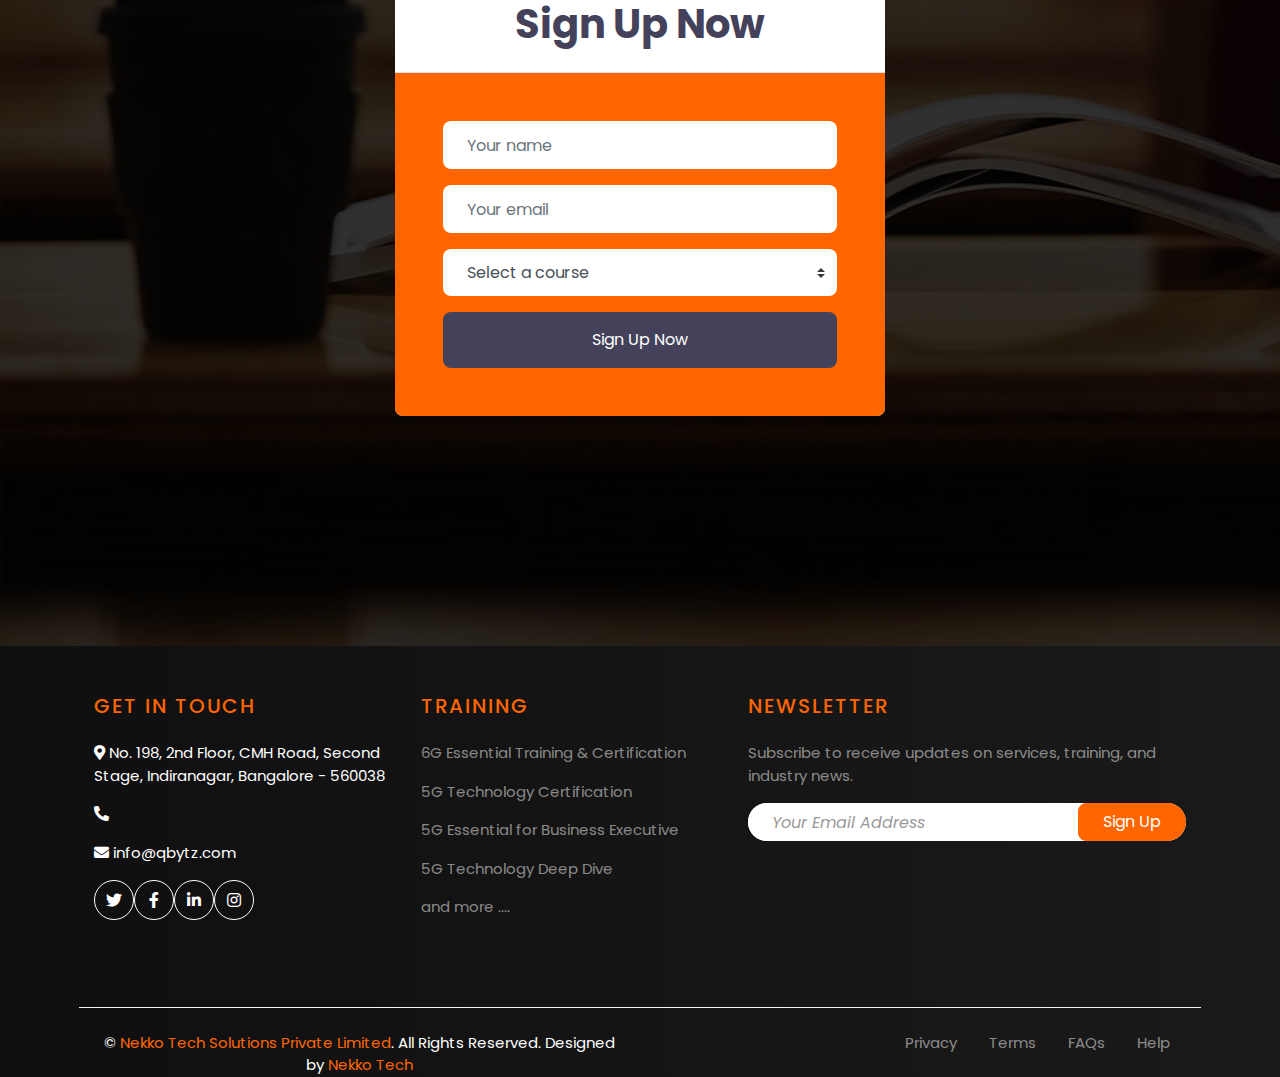
<file: about.html>
<!DOCTYPE html>
<html lang="en">

<head>
    <meta charset="utf-8">
    <title>Qbytz</title>
    <meta content="width=device-width, initial-scale=1.0" name="viewport">
    <meta content="Nekko Tech Website Templates" name="keywords">
    <meta content="Nekko Tech Website Templates" name="description">

    <!-- Favicon -->
    <link href="img/favicon.ico" rel="icon">

    <!-- Google Web Fonts -->
    <link rel="preconnect" href="https://fonts.gstatic.com">
    <link href="https://fonts.googleapis.com/css2?family=Poppins:wght@400;500;600;700&display=swap" rel="stylesheet"> 

    <!-- Font Awesome -->
    <link href="https://cdnjs.cloudflare.com/ajax/libs/font-awesome/5.10.0/css/all.min.css" rel="stylesheet">

    <!-- Libraries Stylesheet -->
    <link href="lib/owlcarousel/assets/owl.carousel.min.css" rel="stylesheet">

    <!-- Customized Bootstrap Stylesheet -->
    <link href="css/style.css" rel="stylesheet">
    <link rel="icon" type="image/x-icon" href="/img/favicon.jpg">

</head>

<body>
    <!-- Topbar Start 
    <div class="container-fluid d-none d-lg-block">
        <div class="row align-items-center py-4 px-xl-5">
            <div class="col-lg-3">
                <a href="" class="text-decoration-none">
                    <h1 class="m-0"><span class="text-primary">Q</span>BYTZ</h1>
                </a>
            </div>
            <div class="col-lg-3 text-right">
                <div class="d-inline-flex align-items-center">
                    <i class="fa fa-2x fa-map-marker-alt text-primary mr-3"></i>
                    <div class="text-left">
                        <h6 class="font-weight-semi-bold mb-1">Our Office</h6>
                        <small>No. 198, 2nd Floor, CMH Road, Second Stage, Indiranagar (Bangalore), Bangalore North, Bangalore- 560038, Karnataka</small>
                    </div>
                </div>
            </div>
            <div class="col-lg-3 text-right">
                <div class="d-inline-flex align-items-center">
                    <i class="fa fa-2x fa-envelope text-primary mr-3"></i>
                    <div class="text-left">
                        <h6 class="font-weight-semi-bold mb-1">Email Us</h6>
                        <small>info@qbytz.com</small>
                    </div>
                </div>
            </div>
            <div class="col-lg-3 text-right">
                <div class="d-inline-flex align-items-center">
                    <i class="fa fa-2x fa-phone text-primary mr-3"></i>
                    <div class="text-left">
                        <h6 class="font-weight-semi-bold mb-1">Call Us</h6>
                        <small>+012 345 6789</small>
                    </div>
                </div>
            </div>
        </div>
    </div>
    Topbar End -->


     <!-- Stylish Navbar Start -->
<div class="container-fluid bg-white shadow-sm sticky-top">
    <div class="container">
        <nav class="navbar navbar-expand-lg navbar-light py-3">
            <!-- Brand (mobile only) -->
            <a class="navbar-brand d-lg-none fw-bold fs-3 text-primary" href="#">
                <span class="text-dark">Q</span>BYTZ
            </a>

            <!-- Toggle button -->
            <button class="navbar-toggler" type="button" data-toggle="collapse" data-target="#navbarCollapse">
                <span class="navbar-toggler-icon"></span>
            </button>

            <!-- Navbar Items -->
            <div class="collapse navbar-collapse justify-content-between" id="navbarCollapse">
                <!-- Left Nav -->
                <ul class="navbar-nav align-items-center gap-lg-3">
                    <li class="nav-item">
                        <a class="nav-link active" href="index.html">Home</a>
                    </li>

                    <li class="nav-item dropdown">
                        <a class="nav-link dropdown-toggle" href="#" data-toggle="dropdown">Services</a>
                        <div class="dropdown-menu border-0 shadow-sm animate__animated animate__fadeIn">
                            <a class="dropdown-item" href="telecom.html">Telecom</a>
                            <a class="dropdown-item" href="embedded.html">Embedded Software</a>
                        </div>
                    </li>

                    <li class="nav-item">
                        <a class="nav-link" href="course.html">Training</a>
                    </li>

                    <li class="nav-item">
                        <a class="nav-link" href="teacher.html">Careers</a>
                    </li>

                    <li class="nav-item">
                        <a class="nav-link" href="newsletter.html">Newsletter</a>
                    </li>

                    <li class="nav-item">
                        <a class="nav-link" href="about.html">About Us</a>
                    </li>

                    <li class="nav-item">
                        <a class="nav-link" href="contact.html">Contact Us</a>
                    </li>
                </ul>

                <!-- Right Search Bar -->
                <div class="search-container ml-auto d-flex align-items-center">
                    <form action="">
                        <input type="search" placeholder="Search Here...">
                        <i class="fa fa-search"></i>
                    </form>
                </div>
            </div>
        </nav>
    </div>
</div>
<!-- Stylish Navbar End -->
<style>
    /* Modern Navbar Styling */
.navbar-nav .nav-link {
    font-weight: 500;
    color: #333;
    transition: color 0.3s ease;
}

.navbar-nav .nav-link:hover,
.navbar-nav .nav-link.active {
    color: #007bff;
}

.dropdown-menu {
    min-width: 180px;
    border-radius: 8px;
}

/* Animate.css optional (for dropdown fade-in effect) */
@import url('https://cdnjs.cloudflare.com/ajax/libs/animate.css/4.1.1/animate.min.css');

</style>


    <!-- Header Start -->
    <div class="container-fluid page-header" style="margin-bottom: 90px;">
        <div class="container">
            <div class="d-flex flex-column justify-content-center" style="min-height: 300px">
                <h3 class="display-4 text-white text-uppercase">About Us</h3>
                <div class="d-inline-flex text-white">
                    <p class="m-0 text-uppercase"><a class="text-white" href="">Home</a></p>
                    <i class="fa fa-angle-double-right pt-1 px-3"></i>
                    <p class="m-0 text-uppercase">About Us</p>
                </div>
            </div>
        </div>
    </div>
    <!-- Header End -->


   <!-- About Start -->
<div class="container-fluid py-5" style="background: linear-gradient(to right, #f8f9fa, #e9ecef);">
    <div class="container py-5">
        <div class="row justify-content-center">
            <div class="col-lg-10">
                <div class="text-center mb-5">
                    <h5 class="text-primary text-uppercase" style="letter-spacing: 4px;">About Us</h5>
                    <h1 class="display-5 fw-bold">Innovative Way To Learn</h1>
                    <p class="lead text-muted mt-3">Empowering Engineering Teams in Embedded Systems and Wireless Telecom</p>
                </div>
                <div class="row">
                    <div class="col-md-12">
                        <p class="mb-4 text-dark" style="font-size: 1.1rem;">
                            At <strong>Qbytz</strong>, we specialize in powering the core of innovation — embedded systems and wireless telecom. We provide expert staff augmentation and targeted training solutions to help engineering teams move faster, smarter, and with greater precision. Whether it's <strong>5G, IoT</strong>, or <strong>real-time embedded software</strong>, we bring the right talent and skills to meet mission-critical demands.
                        </p>
                        <p class="mb-4 text-dark" style="font-size: 1.1rem;">
                            Our flexible staffing models adapt to your evolving needs — from individual experts to full-scale teams. Each placement is tailored to your goals, tech stack, and company culture. Our curated network spans technology, operations, and leadership roles.
                        </p>
                        <p class="mb-4 text-dark" style="font-size: 1.1rem;">
                            <strong>Beyond staffing</strong>, we empower your teams through custom training programs — practical, hands-on learning for technical certifications, leadership, and team performance. We're here to strengthen your workforce for long-term impact.
                        </p>
                        <p class="mb-4 text-dark" style="font-size: 1.1rem;">
                            We’re not just a service provider — we’re your partner in innovation. With agility, integrity, and a focus on excellence, we’re ready to help you engineer the future.
                        </p>

                        <div class="text-center mt-5">
                            <blockquote style="font-size: 1.6rem; font-weight: 500; font-style: italic; color: #495057;">
                                “Let’s build it <span style="color: #0d6efd; font-weight: 700;">together</span>.”
                            </blockquote>
                        </div>
                        

                    </div>
                </div>
            </div>
        </div>
    </div>
</div>
<!-- About End -->




   <!-- Registration Start -->
<div class="container-fluid bg-registration py-5 d-flex align-items-center justify-content-center" style="min-height: 100vh; margin: 0;">
    <div class="col-lg-5">
        <div class="card border-0">
            <div class="card-header bg-light text-center p-4">
                <h1 class="m-0">Sign Up Now</h1>
            </div>
            <div class="card-body rounded-bottom bg-primary p-5">
                <form>
                    <div class="form-group">
                        <input type="text" class="form-control border-0 p-4" placeholder="Your name" required="required" />
                    </div>
                    <div class="form-group">
                        <input type="email" class="form-control border-0 p-4" placeholder="Your email" required="required" />
                    </div>
                    <div class="form-group">
                        <select class="custom-select border-0 px-4" style="height: 47px;">
                            <option selected>Select a course</option>
                            <option value="1">6G Essential Training & Certification</option>
                            <option value="2">5G Technology Certification</option>
                            <option value="3">5G Essential for Business Executive</option>
                            <option value="3">5G Technology Deep Dive</option>
                            <option value="3">5G Protocol Testing & Log Analysis</option>
                            <option value="3">5G Development Certification</option>
                            <option value="3">5G Core Overview Certification</option>
                            <option value="3">5G Core Deep Dive with Protocol Analysis</option>
                            <option value="3">5G ORAN Certification</option>
                            <option value="3">5G Telco Cloud Certification</option>
                            <option value="3">4G/5G Automation with Python & AI</option>
                            <option value="3">5G Network Optimization in Depth</option>
                        </select>
                    </div>
                    <div>
                        <button class="btn btn-dark btn-block border-0 py-3" type="submit">Sign Up Now</button>
                    </div>
                </form>
            </div>
        </div>
    </div>
</div>
<!-- Registration End -->


    <!-- Testimonial Start 
    <div class="container-fluid py-5">
        <div class="container py-5">
            <div class="text-center mb-5">
                <h5 class="text-primary text-uppercase mb-3" style="letter-spacing: 5px;">Testimonial</h5>
                <h1>What Say Our Students</h1>
            </div>
            <div class="row justify-content-center">
                <div class="col-lg-8">
                    <div class="owl-carousel testimonial-carousel">
                        <div class="text-center">
                            <i class="fa fa-3x fa-quote-left text-primary mb-4"></i>
                            <h4 class="font-weight-normal mb-4">Dolor eirmod diam stet kasd sed. Aliqu rebum est eos. Rebum elitr dolore et eos labore, stet justo sed est sed. Diam sed sed dolor stet amet eirmod eos labore diam</h4>
                            <img class="img-fluid mx-auto mb-3" src="img/testimonial-1.jpg" alt="">
                            <h5 class="m-0">Client Name</h5>
                            <span>Profession</span>
                        </div>
                        <div class="text-center">
                            <i class="fa fa-3x fa-quote-left text-primary mb-4"></i>
                            <h4 class="font-weight-normal mb-4">Dolor eirmod diam stet kasd sed. Aliqu rebum est eos. Rebum elitr dolore et eos labore, stet justo sed est sed. Diam sed sed dolor stet amet eirmod eos labore diam</h4>
                            <img class="img-fluid mx-auto mb-3" src="img/testimonial-2.jpg" alt="">
                            <h5 class="m-0">Client Name</h5>
                            <span>Profession</span>
                        </div>
                        <div class="text-center">
                            <i class="fa fa-3x fa-quote-left text-primary mb-4"></i>
                            <h4 class="font-weight-normal mb-4">Dolor eirmod diam stet kasd sed. Aliqu rebum est eos. Rebum elitr dolore et eos labore, stet justo sed est sed. Diam sed sed dolor stet amet eirmod eos labore diam</h4>
                            <img class="img-fluid mx-auto mb-3" src="img/testimonial-3.jpg" alt="">
                            <h5 class="m-0">Client Name</h5>
                            <span>Profession</span>
                        </div>
                    </div>
                </div>
            </div>
        </div>
    </div>
    Testimonial End -->


 <!-- Stylish Footer Start -->
<footer class="footer bg-dark text-white pt-5">
    <div class="container px-4">
        <div class="row gy-5">
            <!-- Contact Info -->
            <div class="col-lg-7">
                <div class="row">
                    <div class="col-md-6 mb-4">
                        <h5 class="text-primary text-uppercase mb-4" style="letter-spacing: 2px;">Get In Touch</h5>
                        <p><i class="fa fa-map-marker-alt me-2"></i>  No. 198, 2nd Floor, CMH Road, Second Stage, Indiranagar, Bangalore - 560038</p>
                        <p><i class="fa fa-phone-alt me-2"></i></p>
                        <p><i class="fa fa-envelope me-2"></i>  info@qbytz.com</p>
                        <div class="d-flex gap-2 mt-3">
                            <a class="btn btn-outline-light btn-square rounded-circle" href="#"><i class="fab fa-twitter"></i></a>
                            <a class="btn btn-outline-light btn-square rounded-circle" href="#"><i class="fab fa-facebook-f"></i></a>
                            <a class="btn btn-outline-light btn-square rounded-circle" href="#"><i class="fab fa-linkedin-in"></i></a>
                            <a class="btn btn-outline-light btn-square rounded-circle" href="#"><i class="fab fa-instagram"></i></a>
                        </div>
                    </div>

                    <div class="col-md-6 mb-4">
                        <h5 class="text-primary text-uppercase mb-4" style="letter-spacing: 2px;">Training</h5>
                        <p class="text-white-50">6G Essential Training & Certification</p>
                        <p class="text-white-50">5G Technology Certification</p>
                        <p class="text-white-50">5G Essential for Business Executive</p>
                        <p class="text-white-50">5G Technology Deep Dive</p>
                        <p class="text-white-50">and more ....</p>

                    </div>
                </div>
            </div>

            <!-- Newsletter -->
            <div class="col-lg-5">
                <h5 class="text-primary text-uppercase mb-4" style="letter-spacing: 2px;">Newsletter</h5>
                <p class="text-white-50">Subscribe to receive updates on services, training, and industry news.</p>
                <form action="subscribe.php" method="POST">
                    <div class="input-group rounded-pill overflow-hidden bg-white">
                        <input type="email" name="email" class="form-control border-0 px-4 py-3" placeholder="Your Email Address" required>
                        <button class="btn btn-primary px-4" type="submit">Sign Up</button>
                    </div>
                </form>
            </div>
        </div>

        <!-- Bottom Footer -->
        <div class="row mt-5 pt-4 border-top border-secondary">
            <div class="col-md-6 text-center text-md-start">
                <p class="mb-0">&copy; <a href="#" class="text-primary">Nekko Tech Solutions Private Limited</a>. All Rights Reserved. Designed by <a href="#" class="text-primary">Nekko Tech</a></p>
            </div>
            <div class="col-md-6 text-center text-md-end">
                <ul class="nav justify-content-center justify-content-md-end gap-3">
                    <li class="nav-item"><a class="nav-link text-white-50 py-0" href="privacy.html">Privacy</a></li>
                    <li class="nav-item"><a class="nav-link text-white-50 py-0" href="terms.html">Terms</a></li>
                    <li class="nav-item"><a class="nav-link text-white-50 py-0" href="FAQS.html">FAQs</a></li>
                    <li class="nav-item"><a class="nav-link text-white-50 py-0" href="help.html">Help</a></li>
                </ul>
            </div>
        </div>
    </div>
</footer>
<!-- Stylish Footer End -->
<style>
    /* Stylish Footer Enhancements */
.footer {
    background: linear-gradient(to right, #0f0f0f, #1a1a1a);
    font-size: 15px;
}

.footer .btn-square {
    width: 40px;
    height: 40px;
    display: inline-flex;
    align-items: center;
    justify-content: center;
    transition: background 0.3s, transform 0.3s;
}

.footer .btn-square:hover {
    background: #007bff;
    color: #fff;
    transform: translateY(-2px);
}

.footer .form-control:focus {
    box-shadow: none;
    border-color: #007bff;
}

.footer .nav-link:hover {
    color: #007bff !important;
    text-decoration: underline;
}

.footer input::placeholder {
    color: #999;
    font-style: italic;
}

</style>


    <!-- Back to Top -->
    <a href="#" class="btn btn-lg btn-primary btn-lg-square back-to-top"><i class="fa fa-angle-double-up"></i></a>


    <!-- JavaScript Libraries -->
    <script src="https://code.jquery.com/jquery-3.4.1.min.js"></script>
    <script src="https://stackpath.bootstrapcdn.com/bootstrap/4.4.1/js/bootstrap.bundle.min.js"></script>
    <script src="lib/easing/easing.min.js"></script>
    <script src="lib/owlcarousel/owl.carousel.min.js"></script>

    <!-- Contact Javascript File -->
    <script src="mail/jqBootstrapValidation.min.js"></script>
    <script src="mail/contact.js"></script>

    <!-- Template Javascript -->
    <script src="js/main.js"></script>
</body>

</html>
</file>
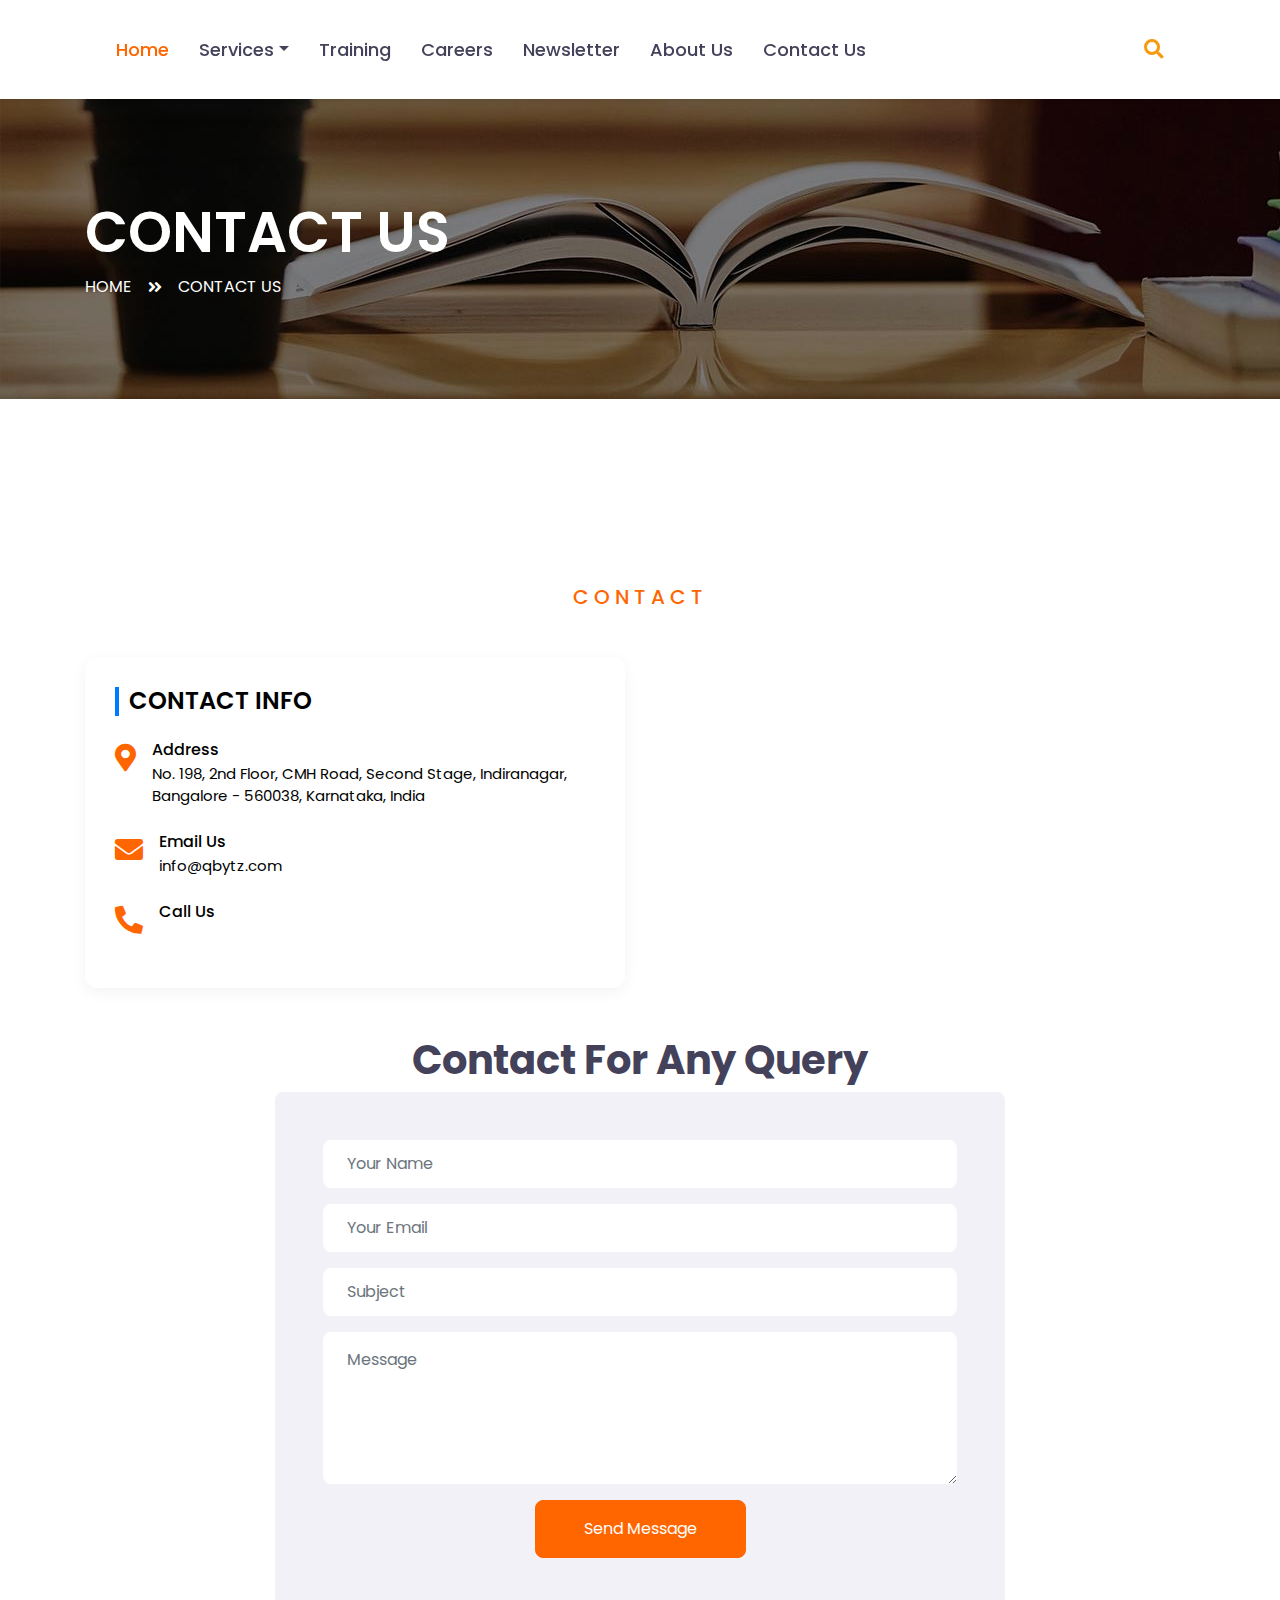
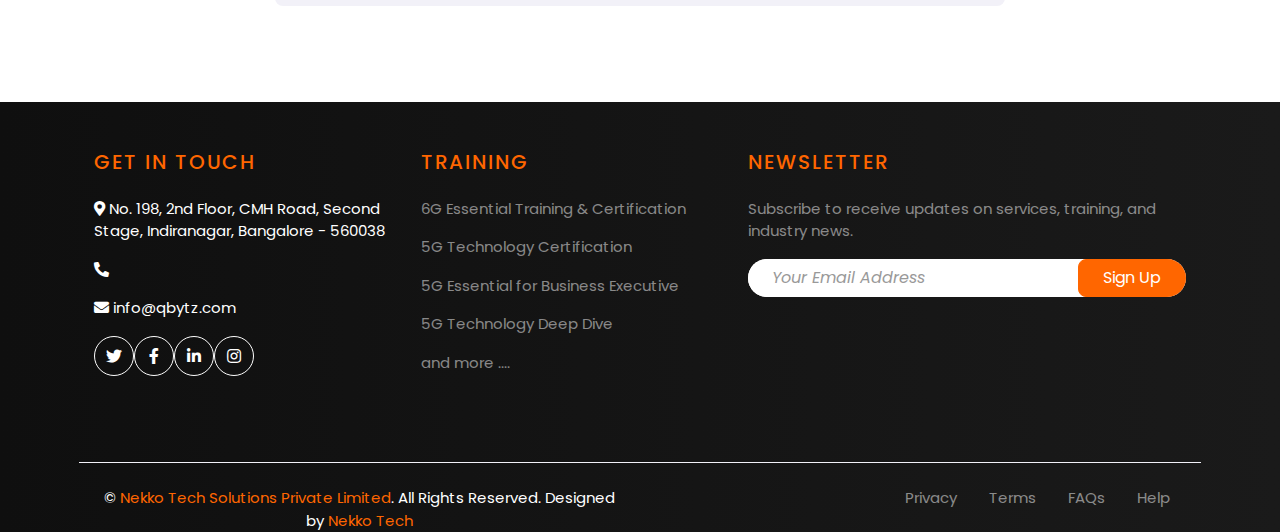
<file: contact.html>
<!DOCTYPE html>
<html lang="en">

<head>
    <meta charset="utf-8">
    <title>QBYTZ</title>
    <meta content="width=device-width, initial-scale=1.0" name="viewport">
    <meta content="Nekko Tech Website Templates" name="keywords">
    <meta content="Nekko Tech Website Templates" name="description">

    <!-- Favicon -->
    <link href="img/favicon.ico" rel="icon">

    <!-- Google Web Fonts -->
    <link rel="preconnect" href="https://fonts.gstatic.com">
    <link href="https://fonts.googleapis.com/css2?family=Poppins:wght@400;500;600;700&display=swap" rel="stylesheet"> 

    <!-- Font Awesome -->
    <link href="https://cdnjs.cloudflare.com/ajax/libs/font-awesome/5.10.0/css/all.min.css" rel="stylesheet">

    <!-- Libraries Stylesheet -->
    <link href="lib/owlcarousel/assets/owl.carousel.min.css" rel="stylesheet">

    <!-- Customized Bootstrap Stylesheet -->
    <link href="css/style.css" rel="stylesheet">

    <link rel="icon" type="image/x-icon" href="/img/favicon.jpg">
</head>
<style>
    .contact-info {
        background: #ffffff;
        color: #000000;
        padding: 30px;
        border-radius: 12px;
        box-shadow: 0 4px 15px rgba(0, 0, 0, 0.05);
    }

    .contact-info h4 {
        color: #000000;
        font-weight: 700;
        margin-bottom: 30px;
        border-left: 4px solid #007bff;
        padding-left: 10px;
    }

    .contact-info .media {
        display: flex;
        align-items: flex-start;
        margin-bottom: 25px;
    }

    .contact-info .media i {
        color: #007bff;
        margin-right: 15px;
        font-size: 28px;
        flex-shrink: 0;
    }

    .contact-info .media-body h6 {
        margin: 0 0 5px;
        font-size: 16px;
        color: #000000 !important; /* Ensures headings like Address, Email Us are black */
        font-weight: 600;
    }

    .contact-info .media-body p {
        margin: 0;
        color: #000000;
        font-size: 15px;
    }
</style>


    
<body>

     <!-- Stylish Navbar Start -->
<div class="container-fluid bg-white shadow-sm sticky-top">
    <div class="container">
        <nav class="navbar navbar-expand-lg navbar-light py-3">
            <!-- Brand (mobile only) -->
            <a class="navbar-brand d-lg-none fw-bold fs-3 text-primary" href="#">
                <span class="text-dark">Q</span>BYTZ
            </a>

            <!-- Toggle button -->
            <button class="navbar-toggler" type="button" data-toggle="collapse" data-target="#navbarCollapse">
                <span class="navbar-toggler-icon"></span>
            </button>

            <!-- Navbar Items -->
            <div class="collapse navbar-collapse justify-content-between" id="navbarCollapse">
                <!-- Left Nav -->
                <ul class="navbar-nav align-items-center gap-lg-3">
                    <li class="nav-item">
                        <a class="nav-link active" href="index.html">Home</a>
                    </li>

                    <li class="nav-item dropdown">
                        <a class="nav-link dropdown-toggle" href="#" data-toggle="dropdown">Services</a>
                        <div class="dropdown-menu border-0 shadow-sm animate__animated animate__fadeIn">
                            <a class="dropdown-item" href="telecom.html">Telecom</a>
                            <a class="dropdown-item" href="embedded.html">Embedded Software</a>
                        </div>
                    </li>

                    <li class="nav-item">
                        <a class="nav-link" href="course.html">Training</a>
                    </li>

                    <li class="nav-item">
                        <a class="nav-link" href="teacher.html">Careers</a>
                    </li>

                    <li class="nav-item">
                        <a class="nav-link" href="newsletter.html">Newsletter</a>
                    </li>

                    <li class="nav-item">
                        <a class="nav-link" href="about.html">About Us</a>
                    </li>

                    <li class="nav-item">
                        <a class="nav-link" href="contact.html">Contact Us</a>
                    </li>
                </ul>

                <!-- Right Search Bar -->
                <div class="search-container ml-auto d-flex align-items-center">
                    <form action="">
                        <input type="search" placeholder="Search Here...">
                        <i class="fa fa-search"></i>
                    </form>
                </div>
            </div>
        </nav>
    </div>
</div>
<!-- Stylish Navbar End -->
<style>
    /* Modern Navbar Styling */
.navbar-nav .nav-link {
    font-weight: 500;
    color: #333;
    transition: color 0.3s ease;
}

.navbar-nav .nav-link:hover,
.navbar-nav .nav-link.active {
    color: #007bff;
}

.dropdown-menu {
    min-width: 180px;
    border-radius: 8px;
}

/* Animate.css optional (for dropdown fade-in effect) */
@import url('https://cdnjs.cloudflare.com/ajax/libs/animate.css/4.1.1/animate.min.css');

</style>


    <!-- Header Start -->
    <div class="container-fluid page-header" style="margin-bottom: 90px;">
        <div class="container">
            <div class="d-flex flex-column justify-content-center" style="min-height: 300px">
                <h3 class="display-4 text-white text-uppercase">Contact Us</h3>
                <div class="d-inline-flex text-white">
                    <p class="m-0 text-uppercase"><a class="text-white" href="">Home</a></p>
                    <i class="fa fa-angle-double-right pt-1 px-3"></i>
                    <p class="m-0 text-uppercase">Contact Us</p>
                </div>
            </div>
        </div>
    </div>
    <!-- Header End -->


   <!-- Contact Start -->
<div class="container-fluid py-5">
    <div class="container py-5">
        <div class="text-center mb-5">
            <h5 class="text-primary text-uppercase mb-3" style="letter-spacing: 5px;">Contact</h5>
        </div>

        <!-- Row for Contact Info & Map -->
        <div class="row mb-5">
            <!-- Contact Info -->
            <div class="col-lg-6 mb-4 mb-lg-0">
                <div class="contact-info">
                    <h4 class="text-uppercase mb-4">Contact Info</h4>
                    <div class="media mb-4">
                        <i class="fa fa-map-marker-alt fa-2x text-primary mr-3 mt-1"></i>
                        <div class="media-body">
                            <h6 class="text-white mb-1">Address</h6>
                            <p>No. 198, 2nd Floor, CMH Road, Second Stage, Indiranagar, Bangalore - 560038, Karnataka, India</p>
                        </div>
                    </div>
                    <div class="media mb-4">
                        <i class="fa fa-envelope fa-2x text-primary mr-3 mt-1"></i>
                        <div class="media-body">
                            <h6 class="text-white mb-1">Email Us</h6>
                            <p>info@qbytz.com</p>
                        </div>
                    </div>
                    <div class="media mb-4">
                        <i class="fa fa-phone-alt fa-2x text-primary mr-3 mt-1"></i>
                        <div class="media-body">
                            <h6 class="text-white mb-1">Call Us</h6>
                          <!---- <p>+91 80 1234 5678<br>+91 98765 43210</p>-->
                        </div>
                    </div>
                </div>
            </div>

            <!-- Google Map -->
            <div class="col-lg-6">
                <div class="map-container rounded h-100" style="min-height: 300px;">
                    <iframe src="https://www.google.com/maps/embed?pb=!1m18!1m12!1m3!1d3888.003168799708!2d77.6408573153433!3d12.9719629908557!2m3!1f0!2f0!3f0!3m2!1i1024!2i768!4f13.1!3m3!1m2!1s0x3bae16a997e5cd9d%3A0x1f5b3b5a5a5a5a5a!2s198%2C%202nd%20Floor%2C%20CMH%20Road%2C%20Indiranagar%2C%20Bengaluru%2C%20Karnataka%20560038!5e0!3m2!1sen!2sin!4v1620000000000!5m2!1sen!2sin"
                            width="100%" height="100%" style="border:0;" allowfullscreen="" loading="lazy"></iframe>
                </div>
            </div>
        </div>

        <!-- Contact Form Below -->
        <div class="row justify-content-center">
            <div class="col-lg-8">
                <h1 class="text-center">Contact For Any Query</h1>
                <div class="contact-form bg-secondary rounded p-5">
                    <div id="success"></div>
                    <form name="sentMessage" id="contactForm" novalidate="novalidate">
                        <div class="control-group">
                            <input type="text" class="form-control border-0 p-4" id="name" placeholder="Your Name"
                                required="required" data-validation-required-message="Please enter your name" />
                            <p class="help-block text-danger"></p>
                        </div>
                        <div class="control-group">
                            <input type="email" class="form-control border-0 p-4" id="email" placeholder="Your Email"
                                required="required" data-validation-required-message="Please enter your email" />
                            <p class="help-block text-danger"></p>
                        </div>
                        <div class="control-group">
                            <input type="text" class="form-control border-0 p-4" id="subject" placeholder="Subject"
                                required="required" data-validation-required-message="Please enter a subject" />
                            <p class="help-block text-danger"></p>
                        </div>
                        <div class="control-group">
                            <textarea class="form-control border-0 py-3 px-4" rows="5" id="message"
                                placeholder="Message" required="required"
                                data-validation-required-message="Please enter your message"></textarea>
                            <p class="help-block text-danger"></p>
                        </div>
                        <div class="text-center">
                            <button class="btn btn-primary py-3 px-5" type="submit" id="sendMessageButton">Send
                                Message</button>
                        </div>
                    </form>
                </div>
            </div>
        </div>

    </div>
</div>
<!-- Contact End -->


    <!-- Stylish Footer Start -->
<footer class="footer bg-dark text-white pt-5">
    <div class="container px-4">
        <div class="row gy-5">
            <!-- Contact Info -->
            <div class="col-lg-7">
                <div class="row">
                    <div class="col-md-6 mb-4">
                        <h5 class="text-primary text-uppercase mb-4" style="letter-spacing: 2px;">Get In Touch</h5>
                        <p><i class="fa fa-map-marker-alt me-2"></i>  No. 198, 2nd Floor, CMH Road, Second Stage, Indiranagar, Bangalore - 560038</p>
                        <p><i class="fa fa-phone-alt me-2"></i></p>
                        <p><i class="fa fa-envelope me-2"></i>  info@qbytz.com</p>
                        <div class="d-flex gap-2 mt-3">
                            <a class="btn btn-outline-light btn-square rounded-circle" href="#"><i class="fab fa-twitter"></i></a>
                            <a class="btn btn-outline-light btn-square rounded-circle" href="#"><i class="fab fa-facebook-f"></i></a>
                            <a class="btn btn-outline-light btn-square rounded-circle" href="#"><i class="fab fa-linkedin-in"></i></a>
                            <a class="btn btn-outline-light btn-square rounded-circle" href="#"><i class="fab fa-instagram"></i></a>
                        </div>
                    </div>

                    <div class="col-md-6 mb-4">
                        <h5 class="text-primary text-uppercase mb-4" style="letter-spacing: 2px;">Training</h5>
                        <p class="text-white-50">6G Essential Training & Certification</p>
                        <p class="text-white-50">5G Technology Certification</p>
                        <p class="text-white-50">5G Essential for Business Executive</p>
                        <p class="text-white-50">5G Technology Deep Dive</p>
                        <p class="text-white-50">and more ....</p>

                    </div>
                </div>
            </div>

            <!-- Newsletter -->
            <div class="col-lg-5">
                <h5 class="text-primary text-uppercase mb-4" style="letter-spacing: 2px;">Newsletter</h5>
                <p class="text-white-50">Subscribe to receive updates on services, training, and industry news.</p>
                <form action="subscribe.php" method="POST">
                    <div class="input-group rounded-pill overflow-hidden bg-white">
                        <input type="email" name="email" class="form-control border-0 px-4 py-3" placeholder="Your Email Address" required>
                        <button class="btn btn-primary px-4" type="submit">Sign Up</button>
                    </div>
                </form>
            </div>
        </div>

        <!-- Bottom Footer -->
        <div class="row mt-5 pt-4 border-top border-secondary">
            <div class="col-md-6 text-center text-md-start">
                <p class="mb-0">&copy; <a href="#" class="text-primary">Nekko Tech Solutions Private Limited</a>. All Rights Reserved. Designed by <a href="#" class="text-primary">Nekko Tech</a></p>
            </div>
            <div class="col-md-6 text-center text-md-end">
                <ul class="nav justify-content-center justify-content-md-end gap-3">
                    <li class="nav-item"><a class="nav-link text-white-50 py-0" href="privacy.html">Privacy</a></li>
                    <li class="nav-item"><a class="nav-link text-white-50 py-0" href="terms.html">Terms</a></li>
                    <li class="nav-item"><a class="nav-link text-white-50 py-0" href="FAQS.html">FAQs</a></li>
                    <li class="nav-item"><a class="nav-link text-white-50 py-0" href="help.html">Help</a></li>
                </ul>
            </div>
        </div>
    </div>
</footer>
<!-- Stylish Footer End -->
<style>
    /* Stylish Footer Enhancements */
.footer {
    background: linear-gradient(to right, #0f0f0f, #1a1a1a);
    font-size: 15px;
}

.footer .btn-square {
    width: 40px;
    height: 40px;
    display: inline-flex;
    align-items: center;
    justify-content: center;
    transition: background 0.3s, transform 0.3s;
}

.footer .btn-square:hover {
    background: #007bff;
    color: #fff;
    transform: translateY(-2px);
}

.footer .form-control:focus {
    box-shadow: none;
    border-color: #007bff;
}

.footer .nav-link:hover {
    color: #007bff !important;
    text-decoration: underline;
}

.footer input::placeholder {
    color: #999;
    font-style: italic;
}

</style>


    <!-- Back to Top -->
    <a href="#" class="btn btn-lg btn-primary btn-lg-square back-to-top"><i class="fa fa-angle-double-up"></i></a>


    <!-- JavaScript Libraries -->
    <script src="https://code.jquery.com/jquery-3.4.1.min.js"></script>
    <script src="https://stackpath.bootstrapcdn.com/bootstrap/4.4.1/js/bootstrap.bundle.min.js"></script>
    <script src="lib/easing/easing.min.js"></script>
    <script src="lib/owlcarousel/owl.carousel.min.js"></script>

    <!-- Contact Javascript File -->
    <script src="mail/jqBootstrapValidation.min.js"></script>
    <script src="mail/contact.js"></script>

    <!-- Template Javascript -->
    <script src="js/main.js"></script>
</body>

</html>
</file>
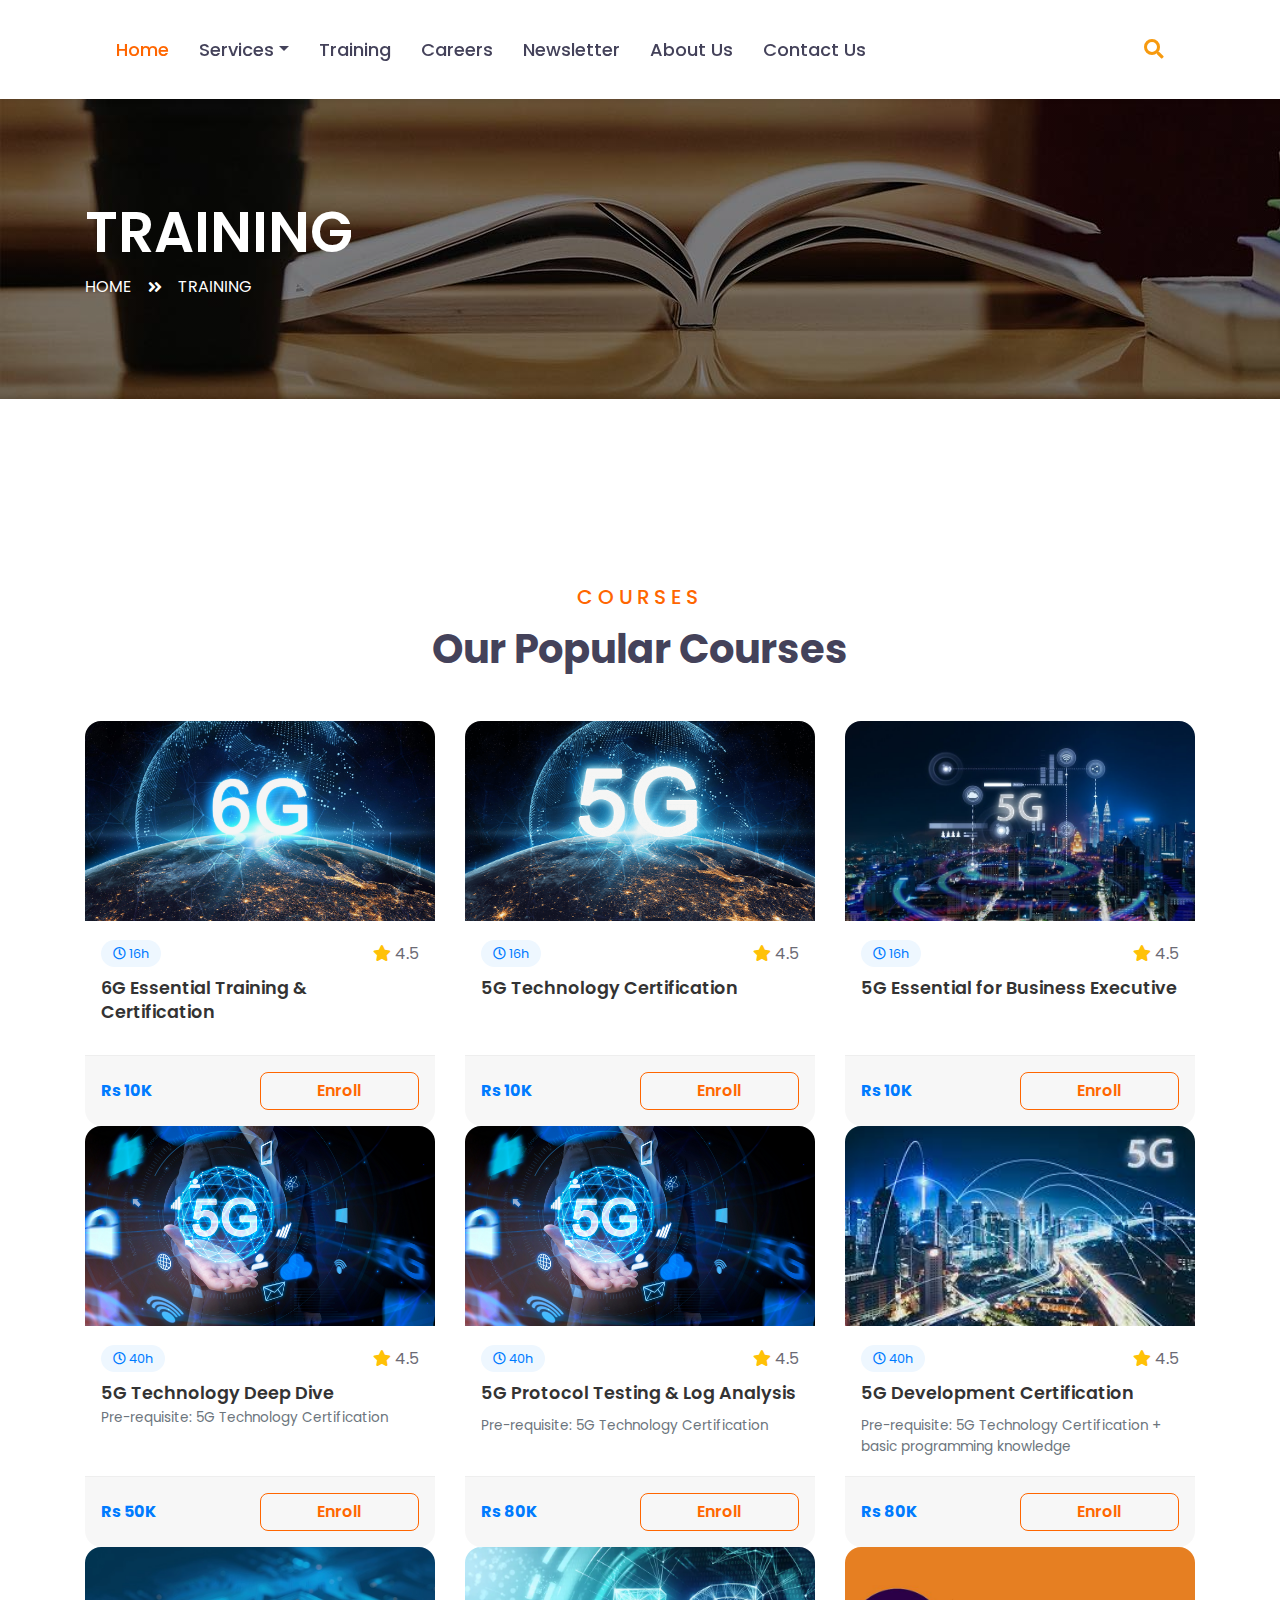
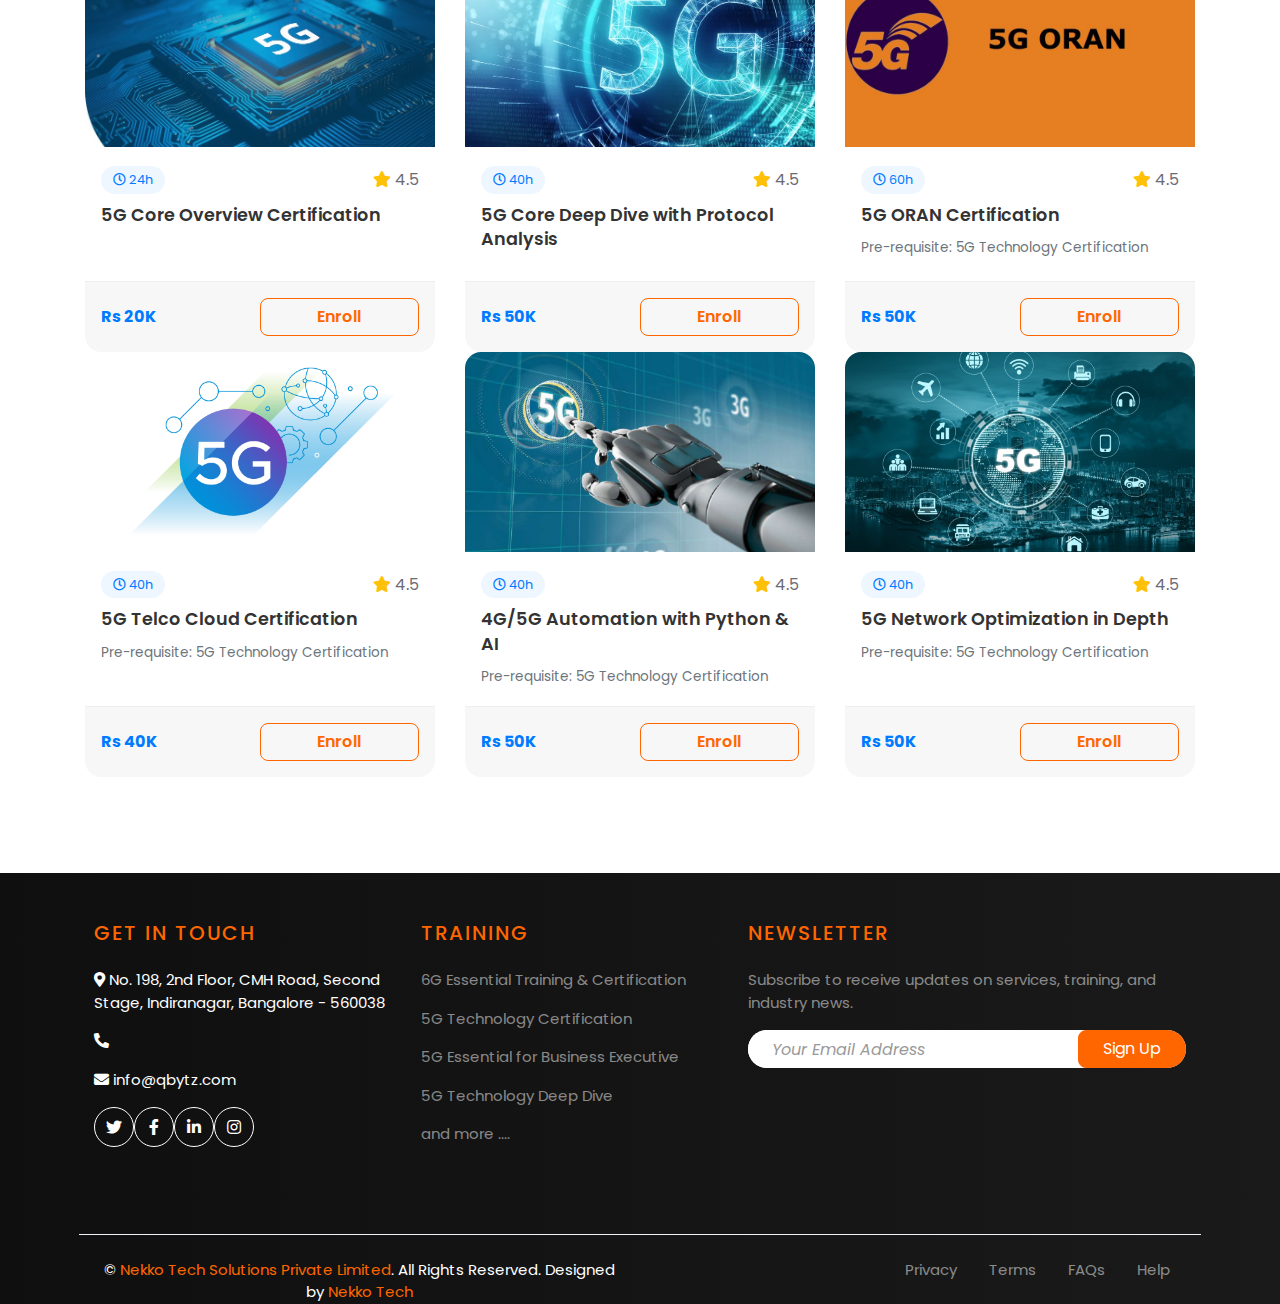
<file: course.html>
<!DOCTYPE html>
<html lang="en">

<head>
    <meta charset="utf-8">
    <title>Qbytz</title>
    <meta content="width=device-width, initial-scale=1.0" name="viewport">
    <meta content="Nekko Tech Website Templates" name="keywords">
    <meta content="Nekko Tech Website Templates" name="description">

    <!-- Favicon -->
    <link href="img/favicon.ico" rel="icon">

    <!-- Google Web Fonts -->
    <link rel="preconnect" href="https://fonts.gstatic.com">
    <link href="https://fonts.googleapis.com/css2?family=Poppins:wght@400;500;600;700&display=swap" rel="stylesheet"> 

    <!-- Font Awesome -->
    <link href="https://cdnjs.cloudflare.com/ajax/libs/font-awesome/5.10.0/css/all.min.css" rel="stylesheet">

    <!-- Libraries Stylesheet -->
    <link href="lib/owlcarousel/assets/owl.carousel.min.css" rel="stylesheet">

    <!-- Customized Bootstrap Stylesheet -->
    <link href="css/style.css" rel="stylesheet">

    <link rel="icon" type="image/x-icon" href="/img/favicon.jpg">

</head>

<body>
    <!-- Topbar Start
    <div class="container-fluid d-none d-lg-block">
        <div class="row align-items-center py-4 px-xl-5">
            <div class="col-lg-3">
                <a href="" class="text-decoration-none">
                    <h1 class="m-0"><span class="text-primary">Q</span>BYTZ</h1>
                </a>
            </div>
            <div class="col-lg-3 text-right">
                <div class="d-inline-flex align-items-center">
                    <i class="fa fa-2x fa-map-marker-alt text-primary mr-3"></i>
                    <div class="text-left">
                        <h6 class="font-weight-semi-bold mb-1">Our Office</h6>
                        <small>No. 198, 2nd Floor, CMH Road, Second Stage, Indiranagar (Bangalore), Bangalore North, Bangalore- 560038, Karnataka</small>
                    </div>
                </div>
            </div>
            <div class="col-lg-3 text-right">
                <div class="d-inline-flex align-items-center">
                    <i class="fa fa-2x fa-envelope text-primary mr-3"></i>
                    <div class="text-left">
                        <h6 class="font-weight-semi-bold mb-1">Email Us</h6>
                        <small>info@qbytz.com</small>
                    </div>
                </div>
            </div>
            <div class="col-lg-3 text-right">
                <div class="d-inline-flex align-items-center">
                    <i class="fa fa-2x fa-phone text-primary mr-3"></i>
                    <div class="text-left">
                        <h6 class="font-weight-semi-bold mb-1">Call Us</h6>
                        <small>+012 345 6789</small>
                    </div>
                </div>
            </div>
        </div>
    </div>
    Topbar End -->


        <!-- Stylish Navbar Start -->
<div class="container-fluid bg-white shadow-sm sticky-top">
    <div class="container">
        <nav class="navbar navbar-expand-lg navbar-light py-3">
            <!-- Brand (mobile only) -->
            <a class="navbar-brand d-lg-none fw-bold fs-3 text-primary" href="#">
                <span class="text-dark">Q</span>BYTZ
            </a>

            <!-- Toggle button -->
            <button class="navbar-toggler" type="button" data-toggle="collapse" data-target="#navbarCollapse">
                <span class="navbar-toggler-icon"></span>
            </button>

            <!-- Navbar Items -->
            <div class="collapse navbar-collapse justify-content-between" id="navbarCollapse">
                <!-- Left Nav -->
                <ul class="navbar-nav align-items-center gap-lg-3">
                    <li class="nav-item">
                        <a class="nav-link active" href="index.html">Home</a>
                    </li>

                    <li class="nav-item dropdown">
                        <a class="nav-link dropdown-toggle" href="#" data-toggle="dropdown">Services</a>
                        <div class="dropdown-menu border-0 shadow-sm animate__animated animate__fadeIn">
                            <a class="dropdown-item" href="telecom.html">Telecom</a>
                            <a class="dropdown-item" href="embedded.html">Embedded Software</a>
                        </div>
                    </li>

                    <li class="nav-item">
                        <a class="nav-link" href="course.html">Training</a>
                    </li>

                    <li class="nav-item">
                        <a class="nav-link" href="teacher.html">Careers</a>
                    </li>

                    <li class="nav-item">
                        <a class="nav-link" href="newsletter.html">Newsletter</a>
                    </li>

                    <li class="nav-item">
                        <a class="nav-link" href="about.html">About Us</a>
                    </li>

                    <li class="nav-item">
                        <a class="nav-link" href="contact.html">Contact Us</a>
                    </li>
                </ul>

                <!-- Right Search Bar -->
                <div class="search-container ml-auto d-flex align-items-center">
                    <form action="">
                        <input type="search" placeholder="Search Here...">
                        <i class="fa fa-search"></i>
                    </form>
                </div>
            </div>
        </nav>
    </div>
</div>
<!-- Stylish Navbar End -->
<style>
    /* Modern Navbar Styling */
.navbar-nav .nav-link {
    font-weight: 500;
    color: #333;
    transition: color 0.3s ease;
}

.navbar-nav .nav-link:hover,
.navbar-nav .nav-link.active {
    color: #007bff;
}

.dropdown-menu {
    min-width: 180px;
    border-radius: 8px;
}

/* Animate.css optional (for dropdown fade-in effect) */
@import url('https://cdnjs.cloudflare.com/ajax/libs/animate.css/4.1.1/animate.min.css');

</style>

    <!-- Header Start -->
    <div class="container-fluid page-header" style="margin-bottom: 90px;">
        <div class="container">
            <div class="d-flex flex-column justify-content-center" style="min-height: 300px">
                <h3 class="display-4 text-white text-uppercase">Training</h3>
                <div class="d-inline-flex text-white">
                    <p class="m-0 text-uppercase"><a class="text-white" href="">Home</a></p>
                    <i class="fa fa-angle-double-right pt-1 px-3"></i>
                    <p class="m-0 text-uppercase">Training</p>
                </div>
            </div>
        </div>
    </div>
    <!-- Header End -->


    <!-- Category Start -->
    <!--<div class="container-fluid py-5">
        <div class="container pt-5 pb-3">
            <div class="text-center mb-5">
                <h5 class="text-primary text-uppercase mb-3" style="letter-spacing: 5px;">Subjects</h5>
                <h1>Explore Top Subjects</h1>
            </div>
            <div class="row">
                <div class="col-lg-3 col-md-6 mb-4">
                    <div class="cat-item position-relative overflow-hidden rounded mb-2">
                        <img class="img-fluid" src="img/cat-1.jpg" alt="">
                        <a class="cat-overlay text-white text-decoration-none" href="">
                            <h4 class="text-white font-weight-medium">Web Design</h4>
                            <span>100 Courses</span>
                        </a>
                    </div>
                </div>
                <div class="col-lg-3 col-md-6 mb-4">
                    <div class="cat-item position-relative overflow-hidden rounded mb-2">
                        <img class="img-fluid" src="img/cat-2.jpg" alt="">
                        <a class="cat-overlay text-white text-decoration-none" href="">
                            <h4 class="text-white font-weight-medium">Development</h4>
                            <span>100 Courses</span>
                        </a>
                    </div>
                </div>
                <div class="col-lg-3 col-md-6 mb-4">
                    <div class="cat-item position-relative overflow-hidden rounded mb-2">
                        <img class="img-fluid" src="img/cat-3.jpg" alt="">
                        <a class="cat-overlay text-white text-decoration-none" href="">
                            <h4 class="text-white font-weight-medium">Game Design</h4>
                            <span>100 Courses</span>
                        </a>
                    </div>
                </div>
                <div class="col-lg-3 col-md-6 mb-4">
                    <div class="cat-item position-relative overflow-hidden rounded mb-2">
                        <img class="img-fluid" src="img/cat-4.jpg" alt="">
                        <a class="cat-overlay text-white text-decoration-none" href="">
                            <h4 class="text-white font-weight-medium">Apps Design</h4>
                            <span>100 Courses</span>
                        </a>
                    </div>
                </div>
                <div class="col-lg-3 col-md-6 mb-4">
                    <div class="cat-item position-relative overflow-hidden rounded mb-2">
                        <img class="img-fluid" src="img/cat-5.jpg" alt="">
                        <a class="cat-overlay text-white text-decoration-none" href="">
                            <h4 class="text-white font-weight-medium">Marketing</h4>
                            <span>100 Courses</span>
                        </a>
                    </div>
                </div>
                <div class="col-lg-3 col-md-6 mb-4">
                    <div class="cat-item position-relative overflow-hidden rounded mb-2">
                        <img class="img-fluid" src="img/cat-6.jpg" alt="">
                        <a class="cat-overlay text-white text-decoration-none" href="">
                            <h4 class="text-white font-weight-medium">Research</h4>
                            <span>100 Courses</span>
                        </a>
                    </div>
                </div>
                <div class="col-lg-3 col-md-6 mb-4">
                    <div class="cat-item position-relative overflow-hidden rounded mb-2">
                        <img class="img-fluid" src="img/cat-7.jpg" alt="">
                        <a class="cat-overlay text-white text-decoration-none" href="">
                            <h4 class="text-white font-weight-medium">Content Writing</h4>
                            <span>100 Courses</span>
                        </a>
                    </div>
                </div>
                <div class="col-lg-3 col-md-6 mb-4">
                    <div class="cat-item position-relative overflow-hidden rounded mb-2">
                        <img class="img-fluid" src="img/cat-8.jpg" alt="">
                        <a class="cat-overlay text-white text-decoration-none" href="">
                            <h4 class="text-white font-weight-medium">SEO</h4>
                            <span>100 Courses</span>
                        </a>
                    </div>
                </div>
            </div>
        </div>
    </div>
     Category Start --> 


   <!-- Courses Start -->
   <div class="container-fluid py-5 bg-light spaced-section">
    <style>
        .spaced-section {
            margin-top: 80px;
        }


        .course-card {
            border: none;
            border-radius: 1rem;
            overflow: hidden;
            transition: transform 0.3s ease, box-shadow 0.3s ease;
            background-color: #fff;
        }

        .course-card:hover {
            transform: translateY(-10px);
            box-shadow: 0 12px 24px rgba(0, 0, 0, 0.1);
            border: 2px solid transparent;
            background-clip: padding-box;
            border-image: linear-gradient(to right, #ffffff, #ffffff) 1;
        }

        .course-card .card-img-top {
            object-fit: cover;
            height: 200px;
        }

        .course-card .card-body {
            padding: 1.2rem 1rem;
        }

        .course-card .card-title a {
            font-size: 1.1rem;
            font-weight: 600;
            color: #333;
        }

        .course-card .card-title a:hover {
            color: #4facfe;
        }

        .course-card .card-footer {
            padding: 1rem;
            border-top: 1px solid #eee;
        }

        .course-meta {
            font-size: 0.85rem;
            color: #6c757d;
        }

        .course-meta i {
            margin-right: 5px;
            color: #00c6ff;
        }

        .course-price {
            font-weight: bold;
            color: #007bff;
        }

        .course-btn {
            font-weight: 600;
            border-radius: 0.5rem;
        }

        .tag-duration {
            background: #eef7ff;
            color: #007bff;
            padding: 0.25rem 0.75rem;
            border-radius: 2rem;
            font-size: 0.8rem;
        }

        .star-rating i {
            color: #ffc107;
        }
    </style>

    <div class="container py-5">
        <div class="text-center mb-5">
            <h5 class="text-primary text-uppercase mb-3" style="letter-spacing: 5px;">Courses</h5>
            <h1 class="display-5 fw-bold">Our Popular Courses</h1>
        </div>

        <div class="row g-4">
            <!-- Course Card Start -->
            <div class="col-lg-4 col-md-6">
                <div class="card course-card h-100">
                    <img src="img/course-1.jpg" class="card-img-top" alt="6G Course">
                    <div class="card-body">
                        <div class="d-flex justify-content-between align-items-center mb-2">
                            <span class="tag-duration"><i class="far fa-clock me-1"></i> 16h</span>
                            <div class="star-rating">
                                <i class="fa fa-star"></i> 4.5
                            </div>
                        </div>
                        <h5 class="card-title">
                            <a href="#">6G Essential Training & Certification</a>
                        </h5>
                    </div>
                    <div class="card-footer d-flex justify-content-between align-items-center">
                        <span class="course-price">Rs 10K</span>
                        <a href="https://mail.google.com/mail/?view=cm&fs=1&to=info@qbytz.com&su=Course Enrollment Request&body=I would like to enroll in the following course: 6G Essential Training & Certification." 
   target="_blank" 
   class="btn btn-outline-primary w-50 course-btn">Enroll</a>
                    </div>
                </div>
            </div>
            <!-- Repeat similar blocks for other courses -->

            <!-- Example of another course -->
            
            <div class="col-lg-4 col-md-6">
                <div class="card course-card h-100">
                    <img src="img/course-2.png" class="card-img-top" alt="5G Technology Certification">
                    <div class="card-body">
                        <div class="d-flex justify-content-between align-items-center mb-2">
                            <span class="tag-duration"><i class="far fa-clock me-1"></i> 16h</span>
                            <div class="star-rating">
                                <i class="fa fa-star"></i> 4.5
                            </div>
                        </div>
                        <h5 class="card-title">
                            <a href="#">5G Technology Certification</a>
                        </h5>
                    </div>
                    <div class="card-footer d-flex justify-content-between align-items-center">
                        <span class="course-price">Rs 10K</span>
                        <a href="https://mail.google.com/mail/?view=cm&fs=1&to=info@qbytz.com&su=Course Enrollment Request&body=I would like to enroll in the following course: 6G Essential Training & Certification." 
   target="_blank" 
   class="btn btn-outline-primary w-50 course-btn">Enroll</a>
                    </div>
                </div>
            </div>
            <div class="col-lg-4 col-md-6">
                <div class="card course-card h-100">
                    <img src="img/course-3.jpg" class="card-img-top" alt="5G Technology Certification">
                    <div class="card-body">
                        <div class="d-flex justify-content-between align-items-center mb-2">
                            <span class="tag-duration"><i class="far fa-clock me-1"></i> 16h</span>
                            <div class="star-rating">
                                <i class="fa fa-star"></i> 4.5
                            </div>
                        </div>
                        <h5 class="card-title">
                            <a href="#">5G Essential for Business Executive</a>
                        </h5>
                    </div>
                    <div class="card-footer d-flex justify-content-between align-items-center">
                        <span class="course-price">Rs 10K</span>
                        <a href="https://mail.google.com/mail/?view=cm&fs=1&to=info@qbytz.com&su=Course Enrollment Request&body=I would like to enroll in the following course: 6G Essential Training & Certification." 
   target="_blank" 
   class="btn btn-outline-primary w-50 course-btn">Enroll</a>
                    </div>
                </div>
            </div>
            <div class="col-lg-4 col-md-6">
                <div class="card course-card h-100">
                    <img src="img/course-4.png" class="card-img-top" alt="5G Technology Certification">
                    <div class="card-body">
                        <div class="d-flex justify-content-between align-items-center mb-2">
                            <span class="tag-duration"><i class="far fa-clock me-1"></i> 40h</span>
                            <div class="star-rating">
                                <i class="fa fa-star"></i> 4.5
                            </div>
                        </div>
                        <h5 class="card-title mb-1">
                            <a href="#">5G Technology Deep Dive</a>
                        </h5>
                        <p class="text-muted mb-0" style="font-size: 0.85rem;">Pre-requisite: 5G Technology Certification</p>
                    </div>
                    <div class="card-footer d-flex justify-content-between align-items-center">
                        <span class="course-price">Rs 50K</span>
                        <a href="https://mail.google.com/mail/?view=cm&fs=1&to=info@qbytz.com&su=Course Enrollment Request&body=I would like to enroll in the following course: 6G Essential Training & Certification." 
   target="_blank" 
   class="btn btn-outline-primary w-50 course-btn">Enroll</a>
                    </div>
                </div>
            </div>
            
            <div class="col-lg-4 col-md-6">
                <div class="card course-card h-100">
                    <img src="img/course-4.png" class="card-img-top" alt="5G Technology Certification">
                    <div class="card-body">
                        <div class="d-flex justify-content-between align-items-center mb-2">
                            <span class="tag-duration"><i class="far fa-clock me-1"></i> 40h</span>
                            <div class="star-rating">
                                <i class="fa fa-star"></i> 4.5
                            </div>
                        </div>
                        <h5 class="card-title">
                            <a href="#">5G Protocol Testing & Log Analysis</a>
                        </h5>
                        <p class="text-muted mb-0" style="font-size: 0.85rem;">Pre-requisite: 5G Technology Certification</p>
                    </div>
                    <div class="card-footer d-flex justify-content-between align-items-center">
                        <span class="course-price">Rs 80K</span>
                        <a href="https://mail.google.com/mail/?view=cm&fs=1&to=info@qbytz.com&su=Course Enrollment Request&body=I would like to enroll in the following course: 6G Essential Training & Certification." 
   target="_blank" 
   class="btn btn-outline-primary w-50 course-btn">Enroll</a>
                    </div>
                </div>
            </div>
            <div class="col-lg-4 col-md-6">
                <div class="card course-card h-100">
                    <img src="img/course-5.jpg" class="card-img-top" alt="5G Technology Certification">
                    <div class="card-body">
                        <div class="d-flex justify-content-between align-items-center mb-2">
                            <span class="tag-duration"><i class="far fa-clock me-1"></i> 40h</span>
                            <div class="star-rating">
                                <i class="fa fa-star"></i> 4.5
                            </div>
                        </div>
                        <h5 class="card-title">
                            <a href="#">5G Development Certification</a>
                        </h5>
                        <p class="text-muted mb-0" style="font-size: 0.85rem;">Pre-requisite: 5G Technology Certification + basic programming knowledge</p>
                    </div>
                    <div class="card-footer d-flex justify-content-between align-items-center">
                        <span class="course-price">Rs 80K</span>
                        <a href="https://mail.google.com/mail/?view=cm&fs=1&to=info@qbytz.com&su=Course Enrollment Request&body=I would like to enroll in the following course: 6G Essential Training & Certification." 
   target="_blank" 
   class="btn btn-outline-primary w-50 course-btn">Enroll</a>
                    </div>
                </div>
            </div>
            <div class="col-lg-4 col-md-6">
                <div class="card course-card h-100">
                    <img src="img/course-6.jpg" class="card-img-top" alt="5G Technology Certification">
                    <div class="card-body">
                        <div class="d-flex justify-content-between align-items-center mb-2">
                            <span class="tag-duration"><i class="far fa-clock me-1"></i> 24h</span>
                            <div class="star-rating">
                                <i class="fa fa-star"></i> 4.5
                            </div>
                        </div>
                        <h5 class="card-title">
                            <a href="#">5G Core Overview Certification</a>
                        </h5>
                    </div>
                    <div class="card-footer d-flex justify-content-between align-items-center">
                        <span class="course-price">Rs 20K</span>
                        <a href="https://mail.google.com/mail/?view=cm&fs=1&to=info@qbytz.com&su=Course Enrollment Request&body=I would like to enroll in the following course: 6G Essential Training & Certification." 
   target="_blank" 
   class="btn btn-outline-primary w-50 course-btn">Enroll</a>
                    </div>
                </div>
            </div>
            <div class="col-lg-4 col-md-6">
                <div class="card course-card h-100">
                    <img src="img/course-7.webp" class="card-img-top" alt="5G Technology Certification">
                    <div class="card-body">
                        <div class="d-flex justify-content-between align-items-center mb-2">
                            <span class="tag-duration"><i class="far fa-clock me-1"></i> 40h</span>
                            <div class="star-rating">
                                <i class="fa fa-star"></i> 4.5
                            </div>
                        </div>
                        <h5 class="card-title">
                            <a href="#">5G Core Deep Dive with Protocol Analysis</a>
                        </h5>
                    </div>
                    <div class="card-footer d-flex justify-content-between align-items-center">
                        <span class="course-price">Rs 50K</span>
                        <a href="https://mail.google.com/mail/?view=cm&fs=1&to=info@qbytz.com&su=Course Enrollment Request&body=I would like to enroll in the following course: 6G Essential Training & Certification." 
   target="_blank" 
   class="btn btn-outline-primary w-50 course-btn">Enroll</a>
                    </div>
                </div>
            </div>
            <div class="col-lg-4 col-md-6">
                <div class="card course-card h-100">
                    <img src="img/course-8.jpeg" class="card-img-top" alt="5G Technology Certification">
                    <div class="card-body">
                        <div class="d-flex justify-content-between align-items-center mb-2">
                            <span class="tag-duration"><i class="far fa-clock me-1"></i> 60h</span>
                            <div class="star-rating">
                                <i class="fa fa-star"></i> 4.5
                            </div>
                        </div>
                        <h5 class="card-title">
                            <a href="#">5G ORAN Certification</a>
                        </h5>
                        <p class="text-muted mb-0" style="font-size: 0.85rem;">Pre-requisite: 5G Technology Certification</p>
                    </div>
                    <div class="card-footer d-flex justify-content-between align-items-center">
                        <span class="course-price">Rs 50K</span>
                        <a href="https://mail.google.com/mail/?view=cm&fs=1&to=info@qbytz.com&su=Course Enrollment Request&body=I would like to enroll in the following course: 6G Essential Training & Certification." 
   target="_blank" 
   class="btn btn-outline-primary w-50 course-btn">Enroll</a>
                    </div>
                </div>
            </div>
            <div class="col-lg-4 col-md-6">
                <div class="card course-card h-100">
                    <img src="img/course-9.webp" class="card-img-top" alt="5G Technology Certification">
                    <div class="card-body">
                        <div class="d-flex justify-content-between align-items-center mb-2">
                            <span class="tag-duration"><i class="far fa-clock me-1"></i> 40h</span>
                            <div class="star-rating">
                                <i class="fa fa-star"></i> 4.5
                            </div>
                        </div>
                        <h5 class="card-title">
                            <a href="#">5G Telco Cloud Certification</a>
                        </h5>
                        <p class="text-muted mb-0" style="font-size: 0.85rem;">Pre-requisite: 5G Technology Certification</p>
                    </div>
                    <div class="card-footer d-flex justify-content-between align-items-center">
                        <span class="course-price">Rs 40K</span>
                        <a href="https://mail.google.com/mail/?view=cm&fs=1&to=info@qbytz.com&su=Course Enrollment Request&body=I would like to enroll in the following course: 6G Essential Training & Certification." 
   target="_blank" 
   class="btn btn-outline-primary w-50 course-btn">Enroll</a>
                    </div>
                </div>
            </div>
            <div class="col-lg-4 col-md-6">
                <div class="card course-card h-100">
                    <img src="img/course-10.png" class="card-img-top" alt="5G Technology Certification">
                    <div class="card-body">
                        <div class="d-flex justify-content-between align-items-center mb-2">
                            <span class="tag-duration"><i class="far fa-clock me-1"></i> 40h</span>
                            <div class="star-rating">
                                <i class="fa fa-star"></i> 4.5
                            </div>
                        </div>
                        <h5 class="card-title">
                            <a href="#">4G/5G Automation with Python & AI</a>
                        </h5>
                        <p class="text-muted mb-0" style="font-size: 0.85rem;">Pre-requisite: 5G Technology Certification</p>
                    </div>
                    <div class="card-footer d-flex justify-content-between align-items-center">
                        <span class="course-price">Rs 50K</span>
                        <a href="https://mail.google.com/mail/?view=cm&fs=1&to=info@qbytz.com&su=Course Enrollment Request&body=I would like to enroll in the following course: 6G Essential Training & Certification." 
   target="_blank" 
   class="btn btn-outline-primary w-50 course-btn">Enroll</a>
                    </div>
                </div>
            </div>
            <div class="col-lg-4 col-md-6">
                <div class="card course-card h-100">
                    <img src="img/course-11.jpg" class="card-img-top" alt="5G Technology Certification">
                    <div class="card-body">
                        <div class="d-flex justify-content-between align-items-center mb-2">
                            <span class="tag-duration"><i class="far fa-clock me-1"></i> 40h</span>
                            <div class="star-rating">
                                <i class="fa fa-star"></i> 4.5
                            </div>
                        </div>
                        <h5 class="card-title">
                            <a href="#">5G Network Optimization in Depth</a>
                        </h5>
                        <p class="text-muted mb-0" style="font-size: 0.85rem;">Pre-requisite: 5G Technology Certification</p>
                    </div>
                    <div class="card-footer d-flex justify-content-between align-items-center">
                        <span class="course-price">Rs 50K</span>
                        <a href="https://mail.google.com/mail/?view=cm&fs=1&to=info@qbytz.com&su=Course Enrollment Request&body=I would like to enroll in the following course: 6G Essential Training & Certification." 
   target="_blank" 
   class="btn btn-outline-primary w-50 course-btn">Enroll</a>

                    </div>
                </div>
            </div>
        </div>
    </div>
</div>
<!-- Courses End -->

<!-- Stylish Footer Start -->
<footer class="footer bg-dark text-white pt-5">
    <div class="container px-4">
        <div class="row gy-5">
            <!-- Contact Info -->
            <div class="col-lg-7">
                <div class="row">
                    <div class="col-md-6 mb-4">
                        <h5 class="text-primary text-uppercase mb-4" style="letter-spacing: 2px;">Get In Touch</h5>
                        <p><i class="fa fa-map-marker-alt me-2"></i>  No. 198, 2nd Floor, CMH Road, Second Stage, Indiranagar, Bangalore - 560038</p>
                        <p><i class="fa fa-phone-alt me-2"></i></p>
                        <p><i class="fa fa-envelope me-2"></i>  info@qbytz.com</p>
                        <div class="d-flex gap-2 mt-3">
                            <a class="btn btn-outline-light btn-square rounded-circle" href="#"><i class="fab fa-twitter"></i></a>
                            <a class="btn btn-outline-light btn-square rounded-circle" href="#"><i class="fab fa-facebook-f"></i></a>
                            <a class="btn btn-outline-light btn-square rounded-circle" href="#"><i class="fab fa-linkedin-in"></i></a>
                            <a class="btn btn-outline-light btn-square rounded-circle" href="#"><i class="fab fa-instagram"></i></a>
                        </div>
                    </div>

                    <div class="col-md-6 mb-4">
                        <h5 class="text-primary text-uppercase mb-4" style="letter-spacing: 2px;">Training</h5>
                        <p class="text-white-50">6G Essential Training & Certification</p>
                        <p class="text-white-50">5G Technology Certification</p>
                        <p class="text-white-50">5G Essential for Business Executive</p>
                        <p class="text-white-50">5G Technology Deep Dive</p>
                        <p class="text-white-50">and more ....</p>

                    </div>
                </div>
            </div>

            <!-- Newsletter -->
            <div class="col-lg-5">
                <h5 class="text-primary text-uppercase mb-4" style="letter-spacing: 2px;">Newsletter</h5>
                <p class="text-white-50">Subscribe to receive updates on services, training, and industry news.</p>
                <form action="subscribe.php" method="POST">
                    <div class="input-group rounded-pill overflow-hidden bg-white">
                        <input type="email" name="email" class="form-control border-0 px-4 py-3" placeholder="Your Email Address" required>
                        <button class="btn btn-primary px-4" type="submit">Sign Up</button>
                    </div>
                </form>
            </div>
        </div>

        <!-- Bottom Footer -->
        <div class="row mt-5 pt-4 border-top border-secondary">
            <div class="col-md-6 text-center text-md-start">
                <p class="mb-0">&copy; <a href="#" class="text-primary">Nekko Tech Solutions Private Limited</a>. All Rights Reserved. Designed by <a href="#" class="text-primary">Nekko Tech</a></p>
            </div>
            <div class="col-md-6 text-center text-md-end">
                <ul class="nav justify-content-center justify-content-md-end gap-3">
                    <li class="nav-item"><a class="nav-link text-white-50 py-0" href="privacy.html">Privacy</a></li>
                    <li class="nav-item"><a class="nav-link text-white-50 py-0" href="terms.html">Terms</a></li>
                    <li class="nav-item"><a class="nav-link text-white-50 py-0" href="FAQS.html">FAQs</a></li>
                    <li class="nav-item"><a class="nav-link text-white-50 py-0" href="help.html">Help</a></li>
                </ul>
            </div>
        </div>
    </div>
</footer>
<!-- Stylish Footer End -->
<style>
    /* Stylish Footer Enhancements */
.footer {
    background: linear-gradient(to right, #0f0f0f, #1a1a1a);
    font-size: 15px;
}

.footer .btn-square {
    width: 40px;
    height: 40px;
    display: inline-flex;
    align-items: center;
    justify-content: center;
    transition: background 0.3s, transform 0.3s;
}

.footer .btn-square:hover {
    background: #007bff;
    color: #fff;
    transform: translateY(-2px);
}

.footer .form-control:focus {
    box-shadow: none;
    border-color: #007bff;
}

.footer .nav-link:hover {
    color: #007bff !important;
    text-decoration: underline;
}

.footer input::placeholder {
    color: #999;
    font-style: italic;
}

</style>


    <!-- Back to Top -->
    <a href="#" class="btn btn-lg btn-primary btn-lg-square back-to-top"><i class="fa fa-angle-double-up"></i></a>


    <!-- JavaScript Libraries -->
    <script src="https://code.jquery.com/jquery-3.4.1.min.js"></script>
    <script src="https://stackpath.bootstrapcdn.com/bootstrap/4.4.1/js/bootstrap.bundle.min.js"></script>
    <script src="lib/easing/easing.min.js"></script>
    <script src="lib/owlcarousel/owl.carousel.min.js"></script>

    <!-- Contact Javascript File -->
    <script src="mail/jqBootstrapValidation.min.js"></script>
    <script src="mail/contact.js"></script>

    <!-- Template Javascript -->
    <script src="js/main.js"></script>
</body>

</html>
</file>
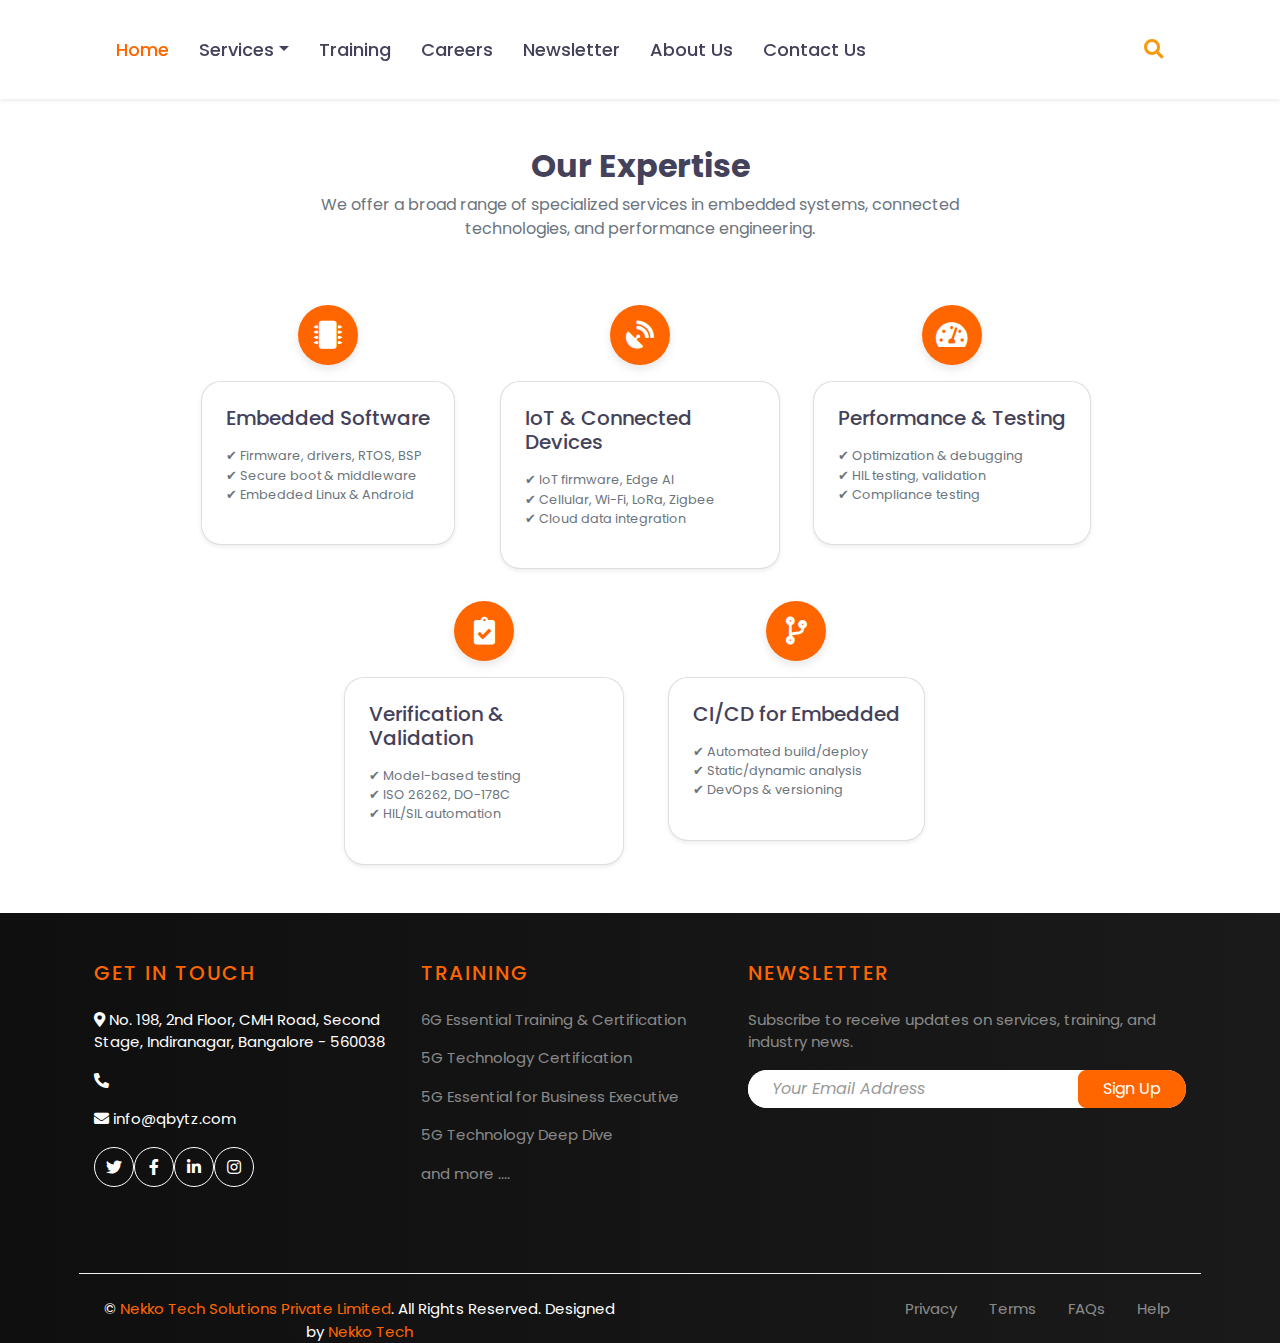
<file: embedded.html>
<!DOCTYPE html>
<html lang="en">

<head>
    <meta charset="utf-8">
    <title>Qbytz</title>
    <meta content="width=device-width, initial-scale=1.0" name="viewport">
    <meta content="Nekko Tech Website Templates" name="keywords">
    <meta content="Nekko Tech Website Templates" name="description">

    <!-- Favicon -->
    <link href="img/favicon.ico" rel="icon">

    <!-- Google Web Fonts -->
    <link rel="preconnect" href="https://fonts.gstatic.com">
    <link href="https://fonts.googleapis.com/css2?family=Poppins:wght@400;500;600;700&display=swap" rel="stylesheet"> 

    <!-- Font Awesome -->
    <link href="https://cdnjs.cloudflare.com/ajax/libs/font-awesome/5.10.0/css/all.min.css" rel="stylesheet">

    <!-- Libraries Stylesheet -->
    <link href="lib/owlcarousel/assets/owl.carousel.min.css" rel="stylesheet">

    <!-- Customized Bootstrap Stylesheet -->
    <link href="css/style.css" rel="stylesheet">

    <link rel="icon" type="image/x-icon" href="/img/favicon.jpg">
</head>

<style>
    .timeline {
    gap: 2rem;
    padding-top: 1rem;
    flex-direction: row;
    flex-wrap: wrap;
}
.timeline-item {
    width: 280px;
    position: relative;
    display: flex;
    flex-direction: column;
    align-items: center;
}
.timeline-icon {
    width: 60px;
    height: 60px;
    border-radius: 50%;
    font-size: 28px;
    display: flex;
    align-items: center;
    justify-content: center;
    margin-bottom: 1rem;
    box-shadow: 0 4px 10px rgba(0,0,0,0.1);
}
.timeline-content {
    border-radius: 20px;
    transition: 0.3s ease;
}
.timeline-content:hover {
    transform: translateY(-5px);
    box-shadow: 0 10px 30px rgba(0,0,0,0.15);
}


</style>

<body>
    <!-- Topbar Start
    <div class="container-fluid d-none d-lg-block">
        <div class="row align-items-center py-4 px-xl-5">
            <div class="col-lg-3">
                <a href="" class="text-decoration-none">
                    <h1 class="m-0"><span class="text-primary">Q</span>BYTZ</h1>
                </a>
            </div>
            <div class="col-lg-3 text-right">
                <div class="d-inline-flex align-items-center">
                    <i class="fa fa-2x fa-map-marker-alt text-primary mr-3"></i>
                    <div class="text-left">
                        <h6 class="font-weight-semi-bold mb-1">Our Office</h6>
                        <small>No. 198, 2nd Floor, CMH Road, Second Stage, Indiranagar (Bangalore), Bangalore North, Bangalore- 560038, Karnataka</small>
                    </div>
                </div>
            </div>
            <div class="col-lg-3 text-right">
                <div class="d-inline-flex align-items-center">
                    <i class="fa fa-2x fa-envelope text-primary mr-3"></i>
                    <div class="text-left">
                        <h6 class="font-weight-semi-bold mb-1">Email Us</h6>
                        <small>info@qbytz.com</small>
                    </div>
                </div>
            </div>
            <div class="col-lg-3 text-right">
                <div class="d-inline-flex align-items-center">
                    <i class="fa fa-2x fa-phone text-primary mr-3"></i>
                    <div class="text-left">
                        <h6 class="font-weight-semi-bold mb-1">Call Us</h6>
                        <small>+012 345 6789</small>
                    </div>
                </div>
            </div>
        </div>
    </div>
    Topbar End -->


        <!-- Stylish Navbar Start -->
<div class="container-fluid bg-white shadow-sm sticky-top">
    <div class="container">
        <nav class="navbar navbar-expand-lg navbar-light py-3">
            <!-- Brand (mobile only) -->
            <a class="navbar-brand d-lg-none fw-bold fs-3 text-primary" href="#">
                <span class="text-dark">Q</span>BYTZ
            </a>

            <!-- Toggle button -->
            <button class="navbar-toggler" type="button" data-toggle="collapse" data-target="#navbarCollapse">
                <span class="navbar-toggler-icon"></span>
            </button>

            <!-- Navbar Items -->
            <div class="collapse navbar-collapse justify-content-between" id="navbarCollapse">
                <!-- Left Nav -->
                <ul class="navbar-nav align-items-center gap-lg-3">
                    <li class="nav-item">
                        <a class="nav-link active" href="index.html">Home</a>
                    </li>

                    <li class="nav-item dropdown">
                        <a class="nav-link dropdown-toggle" href="#" data-toggle="dropdown">Services</a>
                        <div class="dropdown-menu border-0 shadow-sm animate__animated animate__fadeIn">
                            <a class="dropdown-item" href="telecom.html">Telecom</a>
                            <a class="dropdown-item" href="embedded.html">Embedded Software</a>
                        </div>
                    </li>

                    <li class="nav-item">
                        <a class="nav-link" href="course.html">Training</a>
                    </li>

                    <li class="nav-item">
                        <a class="nav-link" href="teacher.html">Careers</a>
                    </li>

                    <li class="nav-item">
                        <a class="nav-link" href="newsletter.html">Newsletter</a>
                    </li>

                    <li class="nav-item">
                        <a class="nav-link" href="about.html">About Us</a>
                    </li>

                    <li class="nav-item">
                        <a class="nav-link" href="contact.html">Contact Us</a>
                    </li>
                </ul>

                <!-- Right Search Bar -->
                <div class="search-container ml-auto d-flex align-items-center">
                    <form action="">
                        <input type="search" placeholder="Search Here...">
                        <i class="fa fa-search"></i>
                    </form>
                </div>
            </div>
        </nav>
    </div>
</div>
<!-- Stylish Navbar End -->
<style>
    /* Modern Navbar Styling */
.navbar-nav .nav-link {
    font-weight: 500;
    color: #333;
    transition: color 0.3s ease;
}

.navbar-nav .nav-link:hover,
.navbar-nav .nav-link.active {
    color: #007bff;
}

.dropdown-menu {
    min-width: 180px;
    border-radius: 8px;
}

/* Animate.css optional (for dropdown fade-in effect) */
@import url('https://cdnjs.cloudflare.com/ajax/libs/animate.css/4.1.1/animate.min.css');

</style>

<!-- Our Expertise Start -->
<div class="container-fluid py-5 bg-light">
    <div class="container">
        <div class="text-center mb-5">
            <h2 class="display-5 fw-bold">Our Expertise</h2>
            <p class="text-muted mx-auto" style="max-width: 700px;">
                We offer a broad range of specialized services in embedded systems, connected technologies, and performance engineering.
            </p>
        </div>

        <div class="timeline d-flex flex-wrap justify-content-center position-relative">
            <!-- Expertise Item -->
            <div class="timeline-item">
                <div class="timeline-icon bg-primary text-white"><i class="fas fa-microchip"></i></div>
                <div class="timeline-content card p-4 shadow-sm">
                    <h5 class="fw-bold">Embedded Software</h5>
                    <ul class="list-unstyled small text-muted mt-2">
                        <li>✔ Firmware, drivers, RTOS, BSP</li>
                        <li>✔ Secure boot & middleware</li>
                        <li>✔ Embedded Linux & Android</li>
                    </ul>
                </div>
            </div>

            <div class="timeline-item">
                <div class="timeline-icon bg-primary text-white"><i class="fas fa-satellite-dish"></i></div>
                <div class="timeline-content card p-4 shadow-sm">
                    <h5 class="fw-bold">IoT & Connected Devices</h5>
                    <ul class="list-unstyled small text-muted mt-2">
                        <li>✔ IoT firmware, Edge AI</li>
                        <li>✔ Cellular, Wi-Fi, LoRa, Zigbee</li>
                        <li>✔ Cloud data integration</li>
                    </ul>
                </div>
            </div>

            <div class="timeline-item">
                <div class="timeline-icon bg-primary text-white"><i class="fas fa-tachometer-alt"></i></div>
                <div class="timeline-content card p-4 shadow-sm">
                    <h5 class="fw-bold">Performance & Testing</h5>
                    <ul class="list-unstyled small text-muted mt-2">
                        <li>✔ Optimization & debugging</li>
                        <li>✔ HIL testing, validation</li>
                        <li>✔ Compliance testing</li>
                    </ul>
                </div>
            </div>

            <div class="timeline-item">
                <div class="timeline-icon bg-primary text-white"><i class="fas fa-clipboard-check"></i></div>
                <div class="timeline-content card p-4 shadow-sm">
                    <h5 class="fw-bold">Verification & Validation</h5>
                    <ul class="list-unstyled small text-muted mt-2">
                        <li>✔ Model-based testing</li>
                        <li>✔ ISO 26262, DO-178C</li>
                        <li>✔ HIL/SIL automation</li>
                    </ul>
                </div>
            </div>

            <div class="timeline-item">
                <div class="timeline-icon bg-primary text-white"><i class="fas fa-code-branch"></i></div>
                <div class="timeline-content card p-4 shadow-sm">
                    <h5 class="fw-bold">CI/CD for Embedded</h5>
                    <ul class="list-unstyled small text-muted mt-2">
                        <li>✔ Automated build/deploy</li>
                        <li>✔ Static/dynamic analysis</li>
                        <li>✔ DevOps & versioning</li>
                    </ul>
                </div>
            </div>
        </div>
    </div>
</div>
<!-- Our Expertise End -->

<!-- Stylish Footer Start -->
<footer class="footer bg-dark text-white pt-5">
    <div class="container px-4">
        <div class="row gy-5">
            <!-- Contact Info -->
            <div class="col-lg-7">
                <div class="row">
                    <div class="col-md-6 mb-4">
                        <h5 class="text-primary text-uppercase mb-4" style="letter-spacing: 2px;">Get In Touch</h5>
                        <p><i class="fa fa-map-marker-alt me-2"></i>  No. 198, 2nd Floor, CMH Road, Second Stage, Indiranagar, Bangalore - 560038</p>
                        <p><i class="fa fa-phone-alt me-2"></i></p>
                        <p><i class="fa fa-envelope me-2"></i>  info@qbytz.com</p>
                        <div class="d-flex gap-2 mt-3">
                            <a class="btn btn-outline-light btn-square rounded-circle" href="#"><i class="fab fa-twitter"></i></a>
                            <a class="btn btn-outline-light btn-square rounded-circle" href="#"><i class="fab fa-facebook-f"></i></a>
                            <a class="btn btn-outline-light btn-square rounded-circle" href="#"><i class="fab fa-linkedin-in"></i></a>
                            <a class="btn btn-outline-light btn-square rounded-circle" href="#"><i class="fab fa-instagram"></i></a>
                        </div>
                    </div>

                    <div class="col-md-6 mb-4">
                        <h5 class="text-primary text-uppercase mb-4" style="letter-spacing: 2px;">Training</h5>
                        <p class="text-white-50">6G Essential Training & Certification</p>
                        <p class="text-white-50">5G Technology Certification</p>
                        <p class="text-white-50">5G Essential for Business Executive</p>
                        <p class="text-white-50">5G Technology Deep Dive</p>
                        <p class="text-white-50">and more ....</p>

                    </div>
                </div>
            </div>

            <!-- Newsletter -->
            <div class="col-lg-5">
                <h5 class="text-primary text-uppercase mb-4" style="letter-spacing: 2px;">Newsletter</h5>
                <p class="text-white-50">Subscribe to receive updates on services, training, and industry news.</p>
                <form action="subscribe.php" method="POST">
                    <div class="input-group rounded-pill overflow-hidden bg-white">
                        <input type="email" name="email" class="form-control border-0 px-4 py-3" placeholder="Your Email Address" required>
                        <button class="btn btn-primary px-4" type="submit">Sign Up</button>
                    </div>
                </form>
            </div>
        </div>

        <!-- Bottom Footer -->
        <div class="row mt-5 pt-4 border-top border-secondary">
            <div class="col-md-6 text-center text-md-start">
                <p class="mb-0">&copy; <a href="#" class="text-primary">Nekko Tech Solutions Private Limited</a>. All Rights Reserved. Designed by <a href="#" class="text-primary">Nekko Tech</a></p>
            </div>
            <div class="col-md-6 text-center text-md-end">
                <ul class="nav justify-content-center justify-content-md-end gap-3">
                    <li class="nav-item"><a class="nav-link text-white-50 py-0" href="privacy.html">Privacy</a></li>
                    <li class="nav-item"><a class="nav-link text-white-50 py-0" href="terms.html">Terms</a></li>
                    <li class="nav-item"><a class="nav-link text-white-50 py-0" href="FAQS.html">FAQs</a></li>
                    <li class="nav-item"><a class="nav-link text-white-50 py-0" href="help.html">Help</a></li>
                </ul>
            </div>
        </div>
    </div>
</footer>
<!-- Stylish Footer End -->
<style>
    /* Stylish Footer Enhancements */
.footer {
    background: linear-gradient(to right, #0f0f0f, #1a1a1a);
    font-size: 15px;
}

.footer .btn-square {
    width: 40px;
    height: 40px;
    display: inline-flex;
    align-items: center;
    justify-content: center;
    transition: background 0.3s, transform 0.3s;
}

.footer .btn-square:hover {
    background: #007bff;
    color: #fff;
    transform: translateY(-2px);
}

.footer .form-control:focus {
    box-shadow: none;
    border-color: #007bff;
}

.footer .nav-link:hover {
    color: #007bff !important;
    text-decoration: underline;
}

.footer input::placeholder {
    color: #999;
    font-style: italic;
}

</style>


<!-- Back to Top -->
<a href="#" class="btn btn-lg btn-primary btn-lg-square back-to-top"><i class="fa fa-angle-double-up"></i></a>

<!-- JavaScript Libraries -->
<script src="https://code.jquery.com/jquery-3.4.1.min.js"></script>
<script src="https://stackpath.bootstrapcdn.com/bootstrap/4.4.1/js/bootstrap.bundle.min.js"></script>
<script src="lib/easing/easing.min.js"></script>
<script src="lib/owlcarousel/owl.carousel.min.js"></script>

<!-- Contact Javascript File -->
<script src="mail/jqBootstrapValidation.min.js"></script>
<script src="mail/contact.js"></script>

<!-- Template Javascript -->
<script src="js/main.js"></script>
</body>

</html>
</file>
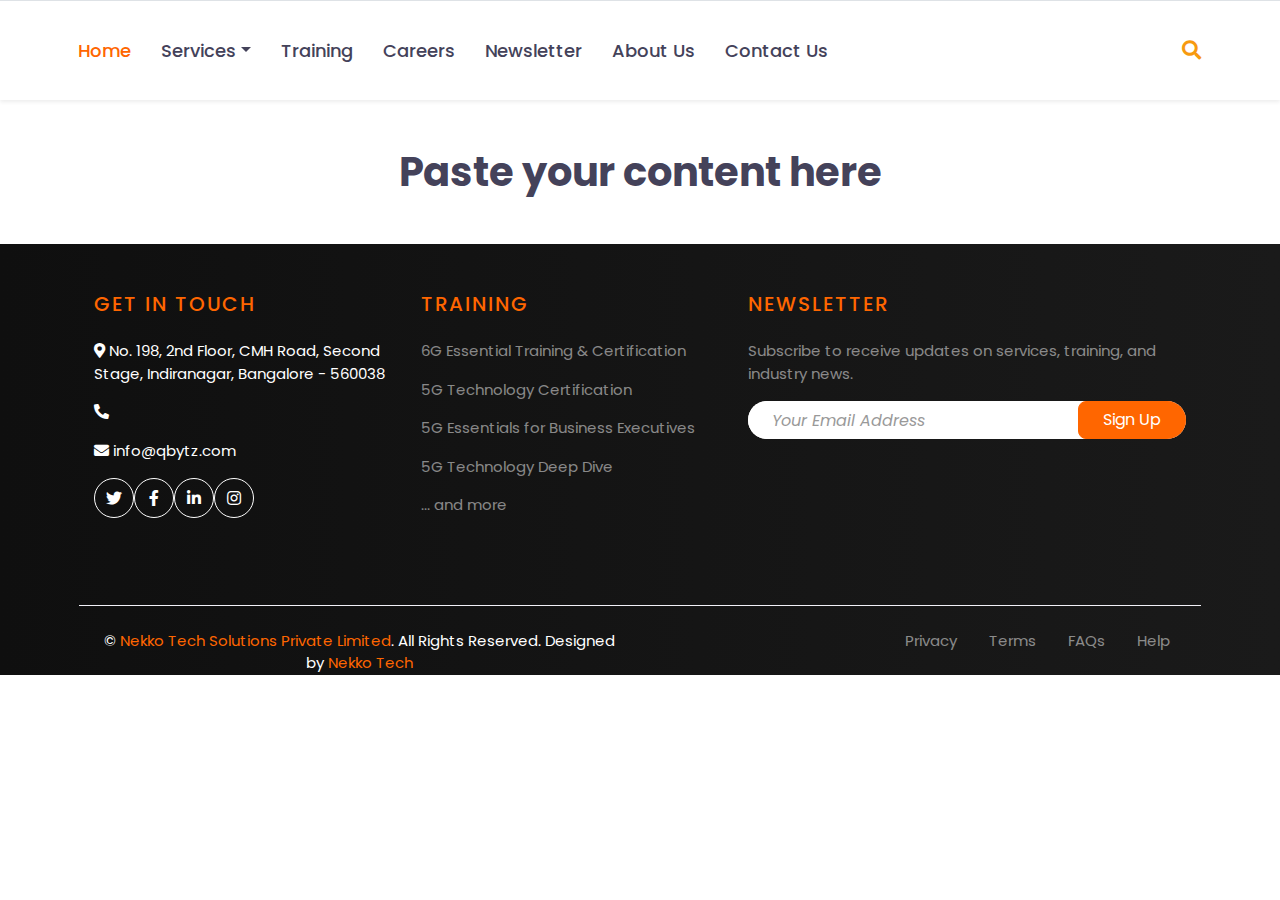
<file: FAQS.html>
<!DOCTYPE html>
<html lang="en">

<head>
    <meta charset="utf-8">
    <title>Qbytz</title>
    <meta content="width=device-width, initial-scale=1.0" name="viewport">
    <meta content="Nekko Tech Website Templates" name="keywords">
    <meta content="Nekko Tech Website Templates" name="description">

    <!-- Favicon -->
    <link href="img/favicon.ico" rel="icon">

    <!-- Google Web Fonts -->
    <link rel="preconnect" href="https://fonts.gstatic.com">
    <link href="https://fonts.googleapis.com/css2?family=Poppins:wght@400;500;600;700&display=swap" rel="stylesheet"> 

    <!-- Font Awesome -->
    <link href="https://cdnjs.cloudflare.com/ajax/libs/font-awesome/5.10.0/css/all.min.css" rel="stylesheet">

    <!-- Libraries Stylesheet -->
    <link href="lib/owlcarousel/assets/owl.carousel.min.css" rel="stylesheet">

    <!-- Customized Bootstrap Stylesheet -->
    <link href="css/style.css" rel="stylesheet">
    <link rel="icon" type="image/x-icon" href="/img/favicon.jpg">

</head>

<body>

    <!-- Navbar Start -->
    <div class="container-fluid bg-white shadow-sm">
        <div class="row border-top px-xl-5">
            <div class="col-lg-12">
                <nav class="navbar navbar-expand-lg navbar-light py-3 px-0">
                    <a href="#" class="navbar-brand d-block d-lg-none">
                        <h1 class="m-0"><span class="text-primary">Q</span>BYTZ</h1>
                    </a>

                    <button class="navbar-toggler" type="button" data-toggle="collapse" data-target="#navbarCollapse">
                        <span class="navbar-toggler-icon"></span>
                    </button>

                    <div class="collapse navbar-collapse justify-content-between" id="navbarCollapse">
                        <div class="navbar-nav align-items-center">
                            <a href="index.html" class="nav-item nav-link active">Home</a>
                            <div class="nav-item dropdown">
                                <a href="#" class="nav-link dropdown-toggle" data-toggle="dropdown">Services</a>
                                <div class="dropdown-menu rounded-0 border-0 shadow-sm bg-white">
                                    <a href="telecom.html" class="dropdown-item">Telecom</a>
                                    <a href="embedded.html" class="dropdown-item">Embedded Software</a>
                                </div>
                            </div>
                            <a href="course.html" class="nav-item nav-link">Training</a>
                            <a href="teacher.html" class="nav-item nav-link">Careers</a>
                            <a href="newsletter.html" class="nav-item nav-link">Newsletter</a>
                            <a href="about.html" class="nav-item nav-link">About Us</a>
                            <a href="contact.html" class="nav-item nav-link">Contact Us</a>
                        </div>

                        <!-- Search Bar -->
                        <div class="search-container ml-auto d-flex align-items-center">
                            <form action="">
                                <input type="search" class="form-control" placeholder="Search Here...">
                                <i class="fa fa-search ml-2"></i>
                            </form>
                        </div>
                    </div>
                </nav>
            </div>
        </div>
    </div>
    <!-- Navbar End -->

    <div class="container my-5">
        <h1 class="text-center">Paste your content here</h1>
    </div>

    <!-- Footer Start -->
    <footer class="footer bg-dark text-white pt-5">
        <div class="container px-4">
            <div class="row gy-5">
                <!-- Contact Info -->
                <div class="col-lg-7">
                    <div class="row">
                        <div class="col-md-6 mb-4">
                            <h5 class="text-primary text-uppercase mb-4" style="letter-spacing: 2px;">Get In Touch</h5>
                            <p><i class="fa fa-map-marker-alt me-2"></i> No. 198, 2nd Floor, CMH Road, Second Stage, Indiranagar, Bangalore - 560038</p>
                            <p><i class="fa fa-phone-alt me-2"></i></p>
                            <p><i class="fa fa-envelope me-2"></i> info@qbytz.com</p>
                            <div class="d-flex gap-2 mt-3">
                                <a class="btn btn-outline-light btn-square rounded-circle" href="#"><i class="fab fa-twitter"></i></a>
                                <a class="btn btn-outline-light btn-square rounded-circle" href="#"><i class="fab fa-facebook-f"></i></a>
                                <a class="btn btn-outline-light btn-square rounded-circle" href="#"><i class="fab fa-linkedin-in"></i></a>
                                <a class="btn btn-outline-light btn-square rounded-circle" href="#"><i class="fab fa-instagram"></i></a>
                            </div>
                        </div>

                        <div class="col-md-6 mb-4">
                            <h5 class="text-primary text-uppercase mb-4" style="letter-spacing: 2px;">Training</h5>
                            <p class="text-white-50">6G Essential Training & Certification</p>
                            <p class="text-white-50">5G Technology Certification</p>
                            <p class="text-white-50">5G Essentials for Business Executives</p>
                            <p class="text-white-50">5G Technology Deep Dive</p>
                            <p class="text-white-50">... and more</p>
                        </div>
                    </div>
                </div>

                <!-- Newsletter -->
                <div class="col-lg-5">
                    <h5 class="text-primary text-uppercase mb-4" style="letter-spacing: 2px;">Newsletter</h5>
                    <p class="text-white-50">Subscribe to receive updates on services, training, and industry news.</p>
                    <form>
                        <div class="input-group rounded-pill overflow-hidden bg-white">
                            <input type="email" class="form-control border-0 px-4 py-3" placeholder="Your Email Address">
                            <button class="btn btn-primary px-4" type="submit">Sign Up</button>
                        </div>
                    </form>
                </div>
            </div>

            <!-- Bottom Footer -->
            <div class="row mt-5 pt-4 border-top border-secondary">
                <div class="col-md-6 text-center text-md-start">
                    <p class="mb-0">&copy; <a href="#" class="text-primary">Nekko Tech Solutions Private Limited</a>. All Rights Reserved. Designed by <a href="#" class="text-primary">Nekko Tech</a></p>
                </div>
                <div class="col-md-6 text-center text-md-end">
                    <ul class="nav justify-content-center justify-content-md-end gap-3">
                        <li class="nav-item"><a class="nav-link text-white-50 py-0" href="privacy.html">Privacy</a></li>
                        <li class="nav-item"><a class="nav-link text-white-50 py-0" href="terms.html">Terms</a></li>
                        <li class="nav-item"><a class="nav-link text-white-50 py-0" href="FAQS.html">FAQs</a></li>
                        <li class="nav-item"><a class="nav-link text-white-50 py-0" href="help.html">Help</a></li>
                    </ul>
                </div>
            </div>
        </div>
    </footer>
    <!-- Footer End -->

    <!-- Footer Styles -->
    <style>
        .footer {
            background: linear-gradient(to right, #0f0f0f, #1a1a1a);
            font-size: 15px;
        }

        .footer .btn-square {
            width: 40px;
            height: 40px;
            display: inline-flex;
            align-items: center;
            justify-content: center;
            transition: background 0.3s, transform 0.3s;
        }

        .footer .btn-square:hover {
            background: #007bff;
            color: #fff;
            transform: translateY(-2px);
        }

        .footer .form-control:focus {
            box-shadow: none;
            border-color: #007bff;
        }

        .footer .nav-link:hover {
            color: #007bff !important;
            text-decoration: underline;
        }

        .footer input::placeholder {
            color: #999;
            font-style: italic;
        }
    </style>

    <!-- Scripts -->
    <script src="https://code.jquery.com/jquery-3.5.1.slim.min.js"></script>
    <script src="https://cdn.jsdelivr.net/npm/bootstrap@4.5.2/dist/js/bootstrap.bundle.min.js"></script>
</body>

</html>
</file>
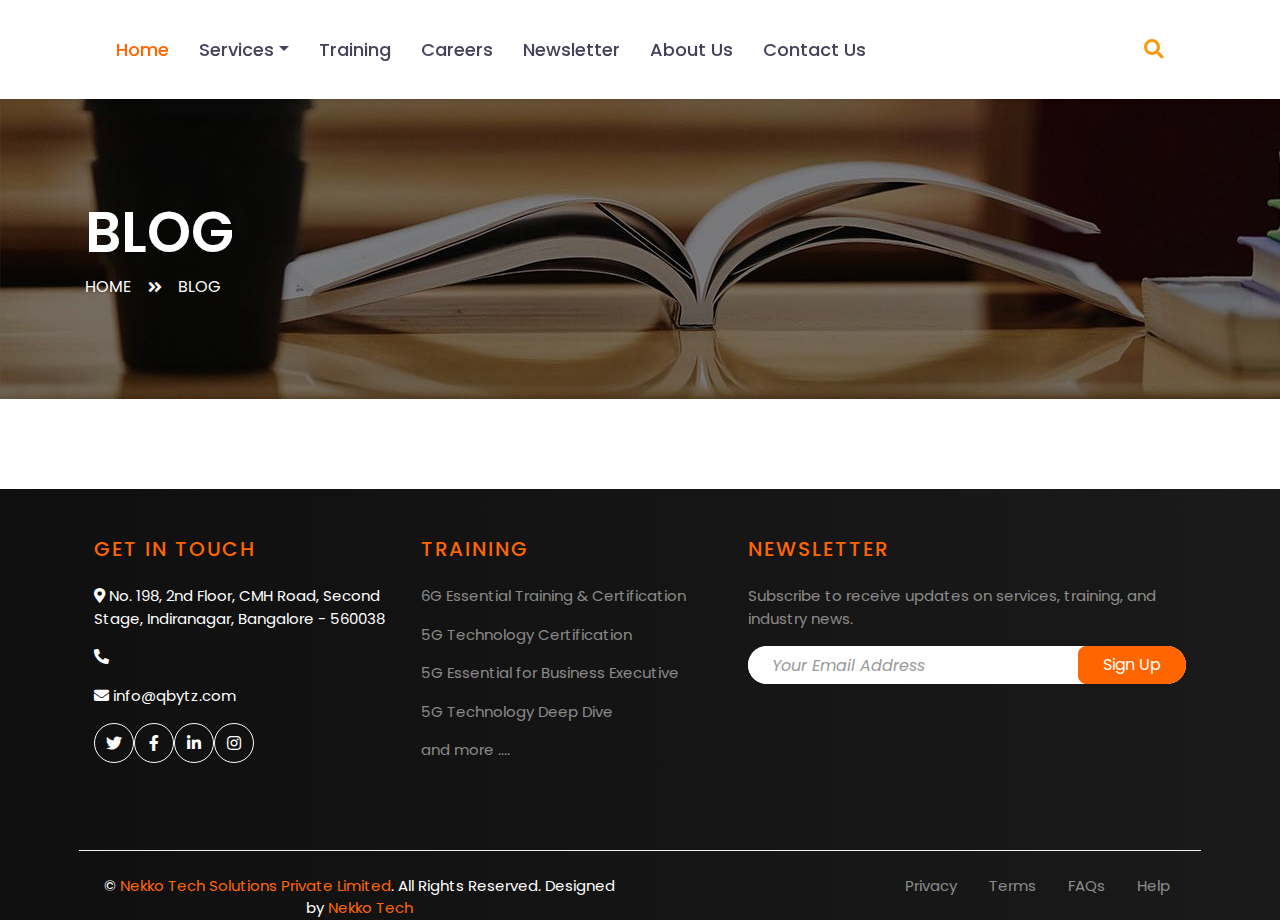
<file: newsletter.html>
<!DOCTYPE html>
<html lang="en">

<head>
    <meta charset="utf-8">
    <title>Qbytz Engineering</title>
    <meta content="width=device-width, initial-scale=1.0" name="viewport">
    <meta content="Nekko Tech Website Templates" name="keywords">
    <meta content="Nekko Tech Website Templates" name="description">

    <!-- Favicon -->
    <link href="img/favicon.ico" rel="icon">

    <!-- Google Web Fonts -->
    <link rel="preconnect" href="https://fonts.gstatic.com">
    <link href="https://fonts.googleapis.com/css2?family=Poppins:wght@400;500;600;700&display=swap" rel="stylesheet"> 

    <!-- Font Awesome -->
    <link href="https://cdnjs.cloudflare.com/ajax/libs/font-awesome/5.10.0/css/all.min.css" rel="stylesheet">

    <!-- Libraries Stylesheet -->
    <link href="lib/owlcarousel/assets/owl.carousel.min.css" rel="stylesheet">

    <!-- Customized Bootstrap Stylesheet -->
    <link href="css/style.css" rel="stylesheet">

    <link rel="icon" type="image/x-icon" href="/img/favicon.jpg">
</head>

<body>
    <!-- Topbar Start 
    <div class="container-fluid d-none d-lg-block">
        <div class="row align-items-center py-4 px-xl-5">
            <div class="col-lg-3">
                <a href="" class="text-decoration-none">
                    <h1 class="m-0"><span class="text-primary">Q</span>BYTZ</h1>
                </a>
            </div>
            <div class="col-lg-3 text-right">
                <div class="d-inline-flex align-items-center">
                    <i class="fa fa-2x fa-map-marker-alt text-primary mr-3"></i>
                    <div class="text-left">
                        <h6 class="font-weight-semi-bold mb-1">Our Office</h6>
                        <small>No. 198, 2nd Floor,CMH Road, Second Stage, Indiranagar (Bangalore), Bangalore North, Bangalore- 560038, Karnataka</small>
                    </div>
                </div>
            </div>
            <div class="col-lg-3 text-right">
                <div class="d-inline-flex align-items-center">
                    <i class="fa fa-2x fa-envelope text-primary mr-3"></i>
                    <div class="text-left">
                        <h6 class="font-weight-semi-bold mb-1">Email Us</h6>
                        <small>info@qbytz.com</small>
                    </div>
                </div>
            </div>
            <div class="col-lg-3 text-right">
                <div class="d-inline-flex align-items-center">
                    <i class="fa fa-2x fa-phone text-primary mr-3"></i>
                    <div class="text-left">
                        <h6 class="font-weight-semi-bold mb-1">Call Us</h6>
                        <small>+012 345 6789</small>
                    </div>
                </div>
            </div>
        </div>
    </div>
    Topbar End -->

    <!-- Stylish Navbar Start -->
<div class="container-fluid bg-white shadow-sm sticky-top">
    <div class="container">
        <nav class="navbar navbar-expand-lg navbar-light py-3">
            <!-- Brand (mobile only) -->
            <a class="navbar-brand d-lg-none fw-bold fs-3 text-primary" href="#">
                <span class="text-dark">Q</span>BYTZ
            </a>

            <!-- Toggle button -->
            <button class="navbar-toggler" type="button" data-toggle="collapse" data-target="#navbarCollapse">
                <span class="navbar-toggler-icon"></span>
            </button>

            <!-- Navbar Items -->
            <div class="collapse navbar-collapse justify-content-between" id="navbarCollapse">
                <!-- Left Nav -->
                <ul class="navbar-nav align-items-center gap-lg-3">
                    <li class="nav-item">
                        <a class="nav-link active" href="index.html">Home</a>
                    </li>

                    <li class="nav-item dropdown">
                        <a class="nav-link dropdown-toggle" href="#" data-toggle="dropdown">Services</a>
                        <div class="dropdown-menu border-0 shadow-sm animate__animated animate__fadeIn">
                            <a class="dropdown-item" href="telecom.html">Telecom</a>
                            <a class="dropdown-item" href="embedded.html">Embedded Software</a>
                        </div>
                    </li>

                    <li class="nav-item">
                        <a class="nav-link" href="course.html">Training</a>
                    </li>

                    <li class="nav-item">
                        <a class="nav-link" href="teacher.html">Careers</a>
                    </li>

                    <li class="nav-item">
                        <a class="nav-link" href="newsletter.html">Newsletter</a>
                    </li>

                    <li class="nav-item">
                        <a class="nav-link" href="about.html">About Us</a>
                    </li>

                    <li class="nav-item">
                        <a class="nav-link" href="contact.html">Contact Us</a>
                    </li>
                </ul>

                <!-- Right Search Bar -->
                <div class="search-container ml-auto d-flex align-items-center">
                    <form action="">
                        <input type="search" placeholder="Search Here...">
                        <i class="fa fa-search"></i>
                    </form>
                </div>
            </div>
        </nav>
    </div>
</div>
<!-- Stylish Navbar End -->
<style>
    /* Modern Navbar Styling */
.navbar-nav .nav-link {
    font-weight: 500;
    color: #333;
    transition: color 0.3s ease;
}

.navbar-nav .nav-link:hover,
.navbar-nav .nav-link.active {
    color: #007bff;
}

.dropdown-menu {
    min-width: 180px;
    border-radius: 8px;
}

/* Animate.css optional (for dropdown fade-in effect) */
@import url('https://cdnjs.cloudflare.com/ajax/libs/animate.css/4.1.1/animate.min.css');

</style>


    <!-- Header Start -->
    <div class="container-fluid page-header" style="margin-bottom: 90px;">
        <div class="container">
            <div class="d-flex flex-column justify-content-center" style="min-height: 300px">
                <h3 class="display-4 text-white text-uppercase">Blog</h3>
                <div class="d-inline-flex text-white">
                    <p class="m-0 text-uppercase"><a class="text-white" href="">Home</a></p>
                    <i class="fa fa-angle-double-right pt-1 px-3"></i>
                    <p class="m-0 text-uppercase">Blog</p>
                </div>
            </div>
        </div>
    </div>
    <!-- Header End -->


    <!--Blog Start 
    <div class="container-fluid py-5">
        <div class="container py-5">
            <div class="row">
                <div class="col-lg-8">
                    <div class="row pb-3">
                        <div class="col-lg-6 mb-4">
                            <div class="blog-item position-relative overflow-hidden rounded mb-2">
                                <img class="img-fluid" src="img/blog-1.jpg" alt="">
                                <a class="blog-overlay text-decoration-none" href="">
                                    <h5 class="text-white mb-3">Lorem elitr magna stet eirmod labore amet labore clita at ut clita</h5>
                                    <p class="text-primary m-0">Jan 01, 2050</p>
                                </a>
                            </div>
                        </div>
                        <div class="col-lg-6 mb-4">
                            <div class="blog-item position-relative overflow-hidden rounded mb-2">
                                <img class="img-fluid" src="img/blog-2.jpg" alt="">
                                <a class="blog-overlay text-decoration-none" href="">
                                    <h5 class="text-white mb-3">Lorem elitr magna stet eirmod labore amet labore clita at ut clita</h5>
                                    <p class="text-primary m-0">Jan 01, 2050</p>
                                </a>
                            </div>
                        </div>
                        <div class="col-lg-6 mb-4">
                            <div class="blog-item position-relative overflow-hidden rounded mb-2">
                                <img class="img-fluid" src="img/blog-3.jpg" alt="">
                                <a class="blog-overlay text-decoration-none" href="">
                                    <h5 class="text-white mb-3">Lorem elitr magna stet eirmod labore amet labore clita at ut clita</h5>
                                    <p class="text-primary m-0">Jan 01, 2050</p>
                                </a>
                            </div>
                        </div>
                        <div class="col-lg-6 mb-4">
                            <div class="blog-item position-relative overflow-hidden rounded mb-2">
                                <img class="img-fluid" src="img/blog-1.jpg" alt="">
                                <a class="blog-overlay text-decoration-none" href="">
                                    <h5 class="text-white mb-3">Lorem elitr magna stet eirmod labore amet labore clita at ut clita</h5>
                                    <p class="text-primary m-0">Jan 01, 2050</p>
                                </a>
                            </div>
                        </div>
                        <div class="col-lg-6 mb-4">
                            <div class="blog-item position-relative overflow-hidden rounded mb-2">
                                <img class="img-fluid" src="img/blog-2.jpg" alt="">
                                <a class="blog-overlay text-decoration-none" href="">
                                    <h5 class="text-white mb-3">Lorem elitr magna stet eirmod labore amet labore clita at ut clita</h5>
                                    <p class="text-primary m-0">Jan 01, 2050</p>
                                </a>
                            </div>
                        </div>
                        <div class="col-lg-6 mb-4">
                            <div class="blog-item position-relative overflow-hidden rounded mb-2">
                                <img class="img-fluid" src="img/blog-3.jpg" alt="">
                                <a class="blog-overlay text-decoration-none" href="">
                                    <h5 class="text-white mb-3">Lorem elitr magna stet eirmod labore amet labore clita at ut clita</h5>
                                    <p class="text-primary m-0">Jan 01, 2050</p>
                                </a>
                            </div>
                        </div>
                        <div class="col-12">
                            <nav aria-label="Page navigation">
                                <ul class="pagination pagination-lg justify-content-center mb-0">
                                  <li class="page-item disabled">
                                    <a class="page-link" href="#" aria-label="Previous">
                                      <span aria-hidden="true">&laquo;</span>
                                      <span class="sr-only">Previous</span>
                                    </a>
                                  </li>
                                  <li class="page-item active"><a class="page-link" href="#">1</a></li>
                                  <li class="page-item"><a class="page-link" href="#">2</a></li>
                                  <li class="page-item"><a class="page-link" href="#">3</a></li>
                                  <li class="page-item">
                                    <a class="page-link" href="#" aria-label="Next">
                                      <span aria-hidden="true">&raquo;</span>
                                      <span class="sr-only">Next</span>
                                    </a>
                                  </li>
                                </ul>
                              </nav>
                        </div>
                    </div>
                </div>
    
                <div class="col-lg-4 mt-5 mt-lg-0">
                    Author Bio 
                    <div class="d-flex flex-column text-center bg-dark rounded mb-5 py-5 px-4">
                        <img src="img/user.jpg" class="img-fluid rounded-circle mx-auto mb-3" style="width: 100px;">
                        <h3 class="text-primary mb-3">John Doe</h3>
                        <h3 class="text-uppercase mb-4" style="letter-spacing: 5px;">Tag Cloud</h3>
                        <p class="text-white m-0">Conset elitr erat vero dolor ipsum et diam, eos dolor lorem, ipsum sit no ut est  ipsum erat kasd amet elitr</p>
                    </div>
    
                     Search Form 
                    <div class="mb-5">
                        <form action="">
                            <div class="input-group">
                                <input type="text" class="form-control form-control-lg" placeholder="Keyword">
                                <div class="input-group-append">
                                    <span class="input-group-text bg-transparent text-primary"><i
                                            class="fa fa-search"></i></span>
                                </div>
                            </div>
                        </form>
                    </div>
    
                    Category List 
                    <div class="mb-5">
                        <h3 class="text-uppercase mb-4" style="letter-spacing: 5px;">Categories</h3>
                        <ul class="list-group list-group-flush">
                            <li class="list-group-item d-flex justify-content-between align-items-center px-0">
                                <a href="" class="text-decoration-none h6 m-0">Web Design</a>
                                <span class="badge badge-primary badge-pill">150</span>
                            </li>
                            <li class="list-group-item d-flex justify-content-between align-items-center px-0">
                                <a href="" class="text-decoration-none h6 m-0">Web Development</a>
                                <span class="badge badge-primary badge-pill">131</span>
                            </li>
                            <li class="list-group-item d-flex justify-content-between align-items-center px-0">
                                <a href="" class="text-decoration-none h6 m-0">Online Marketing</a>
                                <span class="badge badge-primary badge-pill">78</span>
                            </li>
                            <li class="list-group-item d-flex justify-content-between align-items-center px-0">
                                <a href="" class="text-decoration-none h6 m-0">Keyword Research</a>
                                <span class="badge badge-primary badge-pill">56</span>
                            </li>
                            <li class="list-group-item d-flex justify-content-between align-items-center px-0">
                                <a href="" class="text-decoration-none h6 m-0">Email Marketing</a>
                                <span class="badge badge-primary badge-pill">98</span>
                            </li>
                        </ul>
                    </div>
    
                    Recent Post 
                    <div class="mb-5">
                        <h3 class="text-uppercase mb-4" style="letter-spacing: 5px;">Recent Post</h3>
                        <a class="d-flex align-items-center text-decoration-none mb-3" href="">
                            <img class="img-fluid rounded" src="img/blog-80x80.jpg" alt="">
                            <div class="pl-3">
                                <h6 class="m-1">Diam lorem dolore justo eirmod lorem dolore</h6>
                                <small>Jan 01, 2050</small>
                            </div>
                        </a>
                        <a class="d-flex align-items-center text-decoration-none mb-3" href="">
                            <img class="img-fluid rounded" src="img/blog-80x80.jpg" alt="">
                            <div class="pl-3">
                                <h6 class="m-1">Diam lorem dolore justo eirmod lorem dolore</h6>
                                <small>Jan 01, 2050</small>
                            </div>
                        </a>
                        <a class="d-flex align-items-center text-decoration-none mb-3" href="">
                            <img class="img-fluid rounded" src="img/blog-80x80.jpg" alt="">
                            <div class="pl-3">
                                <h6 class="m-1">Diam lorem dolore justo eirmod lorem dolore</h6>
                                <small>Jan 01, 2050</small>
                            </div>
                        </a>
                    </div>
    
                    Tag Cloud 
                    <div class="mb-5">
                        <h3 class="text-uppercase mb-4" style="letter-spacing: 5px;">Tag Cloud</h3>
                        <div class="d-flex flex-wrap m-n1">
                            <a href="" class="btn btn-outline-primary m-1">Design</a>
                            <a href="" class="btn btn-outline-primary m-1">Development</a>
                            <a href="" class="btn btn-outline-primary m-1">Marketing</a>
                            <a href="" class="btn btn-outline-primary m-1">SEO</a>
                            <a href="" class="btn btn-outline-primary m-1">Writing</a>
                            <a href="" class="btn btn-outline-primary m-1">Consulting</a>
                        </div>
                    </div>
                </div>
            </div>
        </div>
    </div>
    Blog End -->


    <!-- Stylish Footer Start -->
<footer class="footer bg-dark text-white pt-5">
    <div class="container px-4">
        <div class="row gy-5">
            <!-- Contact Info -->
            <div class="col-lg-7">
                <div class="row">
                    <div class="col-md-6 mb-4">
                        <h5 class="text-primary text-uppercase mb-4" style="letter-spacing: 2px;">Get In Touch</h5>
                        <p><i class="fa fa-map-marker-alt me-2"></i>  No. 198, 2nd Floor, CMH Road, Second Stage, Indiranagar, Bangalore - 560038</p>
                        <p><i class="fa fa-phone-alt me-2"></i></p>
                        <p><i class="fa fa-envelope me-2"></i>  info@qbytz.com</p>
                        <div class="d-flex gap-2 mt-3">
                            <a class="btn btn-outline-light btn-square rounded-circle" href="#"><i class="fab fa-twitter"></i></a>
                            <a class="btn btn-outline-light btn-square rounded-circle" href="#"><i class="fab fa-facebook-f"></i></a>
                            <a class="btn btn-outline-light btn-square rounded-circle" href="#"><i class="fab fa-linkedin-in"></i></a>
                            <a class="btn btn-outline-light btn-square rounded-circle" href="#"><i class="fab fa-instagram"></i></a>
                        </div>
                    </div>

                    <div class="col-md-6 mb-4">
                        <h5 class="text-primary text-uppercase mb-4" style="letter-spacing: 2px;">Training</h5>
                        <p class="text-white-50">6G Essential Training & Certification</p>
                        <p class="text-white-50">5G Technology Certification</p>
                        <p class="text-white-50">5G Essential for Business Executive</p>
                        <p class="text-white-50">5G Technology Deep Dive</p>
                        <p class="text-white-50">and more ....</p>

                    </div>
                </div>
            </div>

            <!-- Newsletter -->
            <div class="col-lg-5">
                <h5 class="text-primary text-uppercase mb-4" style="letter-spacing: 2px;">Newsletter</h5>
                <p class="text-white-50">Subscribe to receive updates on services, training, and industry news.</p>
                <form action="subscribe.php" method="POST">
                    <div class="input-group rounded-pill overflow-hidden bg-white">
                        <input type="email" name="email" class="form-control border-0 px-4 py-3" placeholder="Your Email Address" required>
                        <button class="btn btn-primary px-4" type="submit">Sign Up</button>
                    </div>
                </form>
                
            </div>
        </div>

        <!-- Bottom Footer -->
        <div class="row mt-5 pt-4 border-top border-secondary">
            <div class="col-md-6 text-center text-md-start">
                <p class="mb-0">&copy; <a href="#" class="text-primary">Nekko Tech Solutions Private Limited</a>. All Rights Reserved. Designed by <a href="#" class="text-primary">Nekko Tech</a></p>
            </div>
            <div class="col-md-6 text-center text-md-end">
                <ul class="nav justify-content-center justify-content-md-end gap-3">
                    <li class="nav-item"><a class="nav-link text-white-50 py-0" href="privacy.html">Privacy</a></li>
                    <li class="nav-item"><a class="nav-link text-white-50 py-0" href="terms.html">Terms</a></li>
                    <li class="nav-item"><a class="nav-link text-white-50 py-0" href="FAQS.html">FAQs</a></li>
                    <li class="nav-item"><a class="nav-link text-white-50 py-0" href="help.html">Help</a></li>
                </ul>
            </div>
        </div>
    </div>
</footer>
<!-- Stylish Footer End -->
<style>
    /* Stylish Footer Enhancements */
.footer {
    background: linear-gradient(to right, #0f0f0f, #1a1a1a);
    font-size: 15px;
}

.footer .btn-square {
    width: 40px;
    height: 40px;
    display: inline-flex;
    align-items: center;
    justify-content: center;
    transition: background 0.3s, transform 0.3s;
}

.footer .btn-square:hover {
    background: #007bff;
    color: #fff;
    transform: translateY(-2px);
}

.footer .form-control:focus {
    box-shadow: none;
    border-color: #007bff;
}

.footer .nav-link:hover {
    color: #007bff !important;
    text-decoration: underline;
}

.footer input::placeholder {
    color: #999;
    font-style: italic;
}

</style>
    <!-- Footer End -->


    <!-- Back to Top -->
    <a href="#" class="btn btn-lg btn-primary btn-lg-square back-to-top"><i class="fa fa-angle-double-up"></i></a>


    <!-- JavaScript Libraries -->
    <script src="https://code.jquery.com/jquery-3.4.1.min.js"></script>
    <script src="https://stackpath.bootstrapcdn.com/bootstrap/4.4.1/js/bootstrap.bundle.min.js"></script>
    <script src="lib/easing/easing.min.js"></script>
    <script src="lib/owlcarousel/owl.carousel.min.js"></script>

    <!-- Contact Javascript File -->
    <script src="mail/jqBootstrapValidation.min.js"></script>
    <script src="mail/contact.js"></script>

    <!-- Template Javascript -->
    <script src="js/main.js"></script>
</body>

</html>
</file>
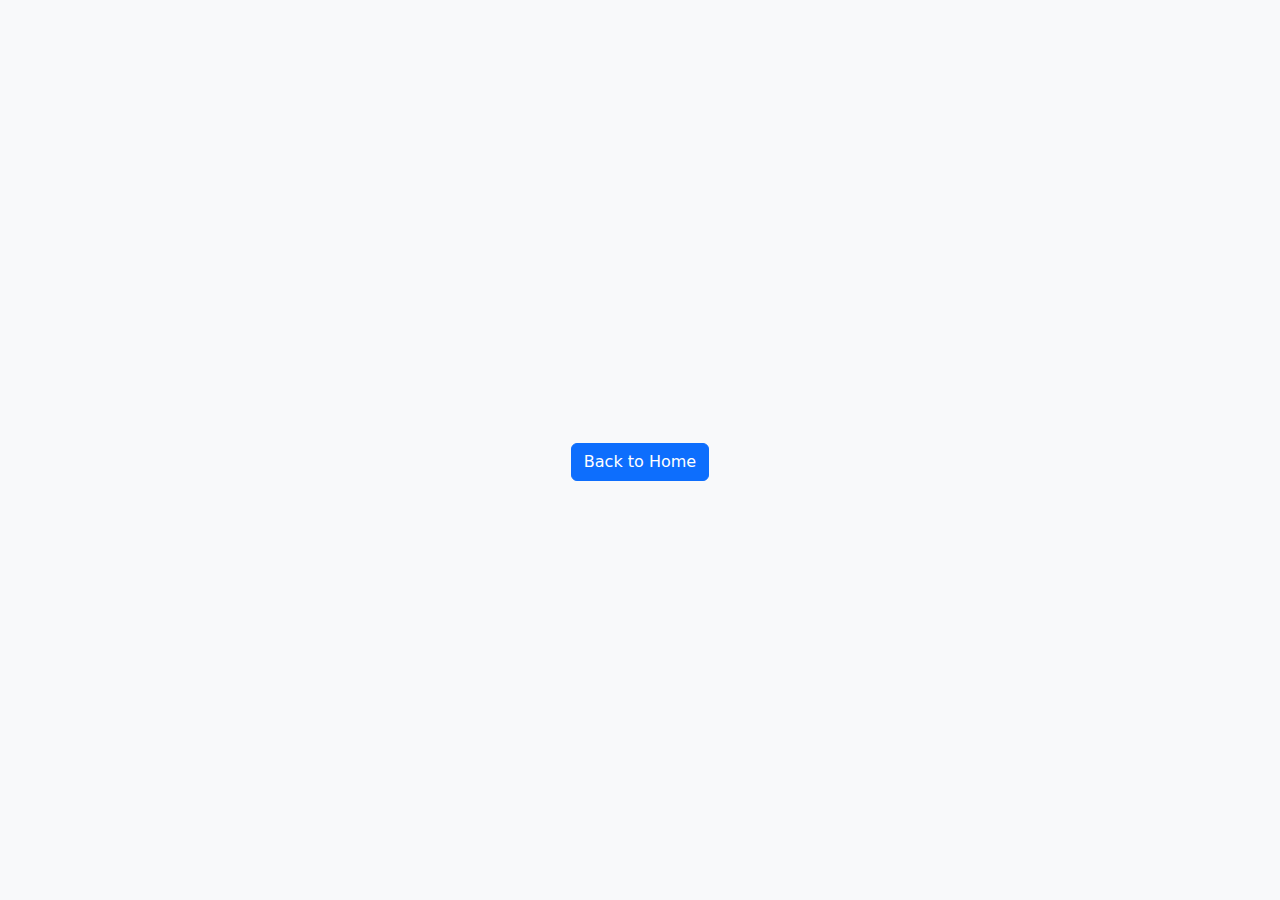
<file: response.html>
<!DOCTYPE html>
<html lang="en">
<head>
    <meta charset="UTF-8">
    <title>Registration Status</title>
    <link href="https://cdn.jsdelivr.net/npm/bootstrap@5.3.3/dist/css/bootstrap.min.css" rel="stylesheet">
    <link rel="icon" type="image/x-icon" href="/img/favicon.jpg">
    <script>
        window.onload = function () {
            const urlParams = new URLSearchParams(window.location.search);
            const status = urlParams.get('status');
            const messageBox = document.getElementById('message');

            if (status === 'success') {
                messageBox.innerHTML = '<div class="alert alert-success text-center">Thank you for signing up! We will contact you soon.</div>';
            } else if (status === 'error') {
                messageBox.innerHTML = '<div class="alert alert-danger text-center">Oops! Something went wrong. Please try again.</div>';
            }
        };
    </script>
</head>
<body class="d-flex align-items-center justify-content-center vh-100 bg-light">
    <div class="container">
        <div id="message"></div>
        <div class="text-center mt-4">
            <a href="index.html" class="btn btn-primary">Back to Home</a>
        </div>
    </div>
</body>
</html>
</file>
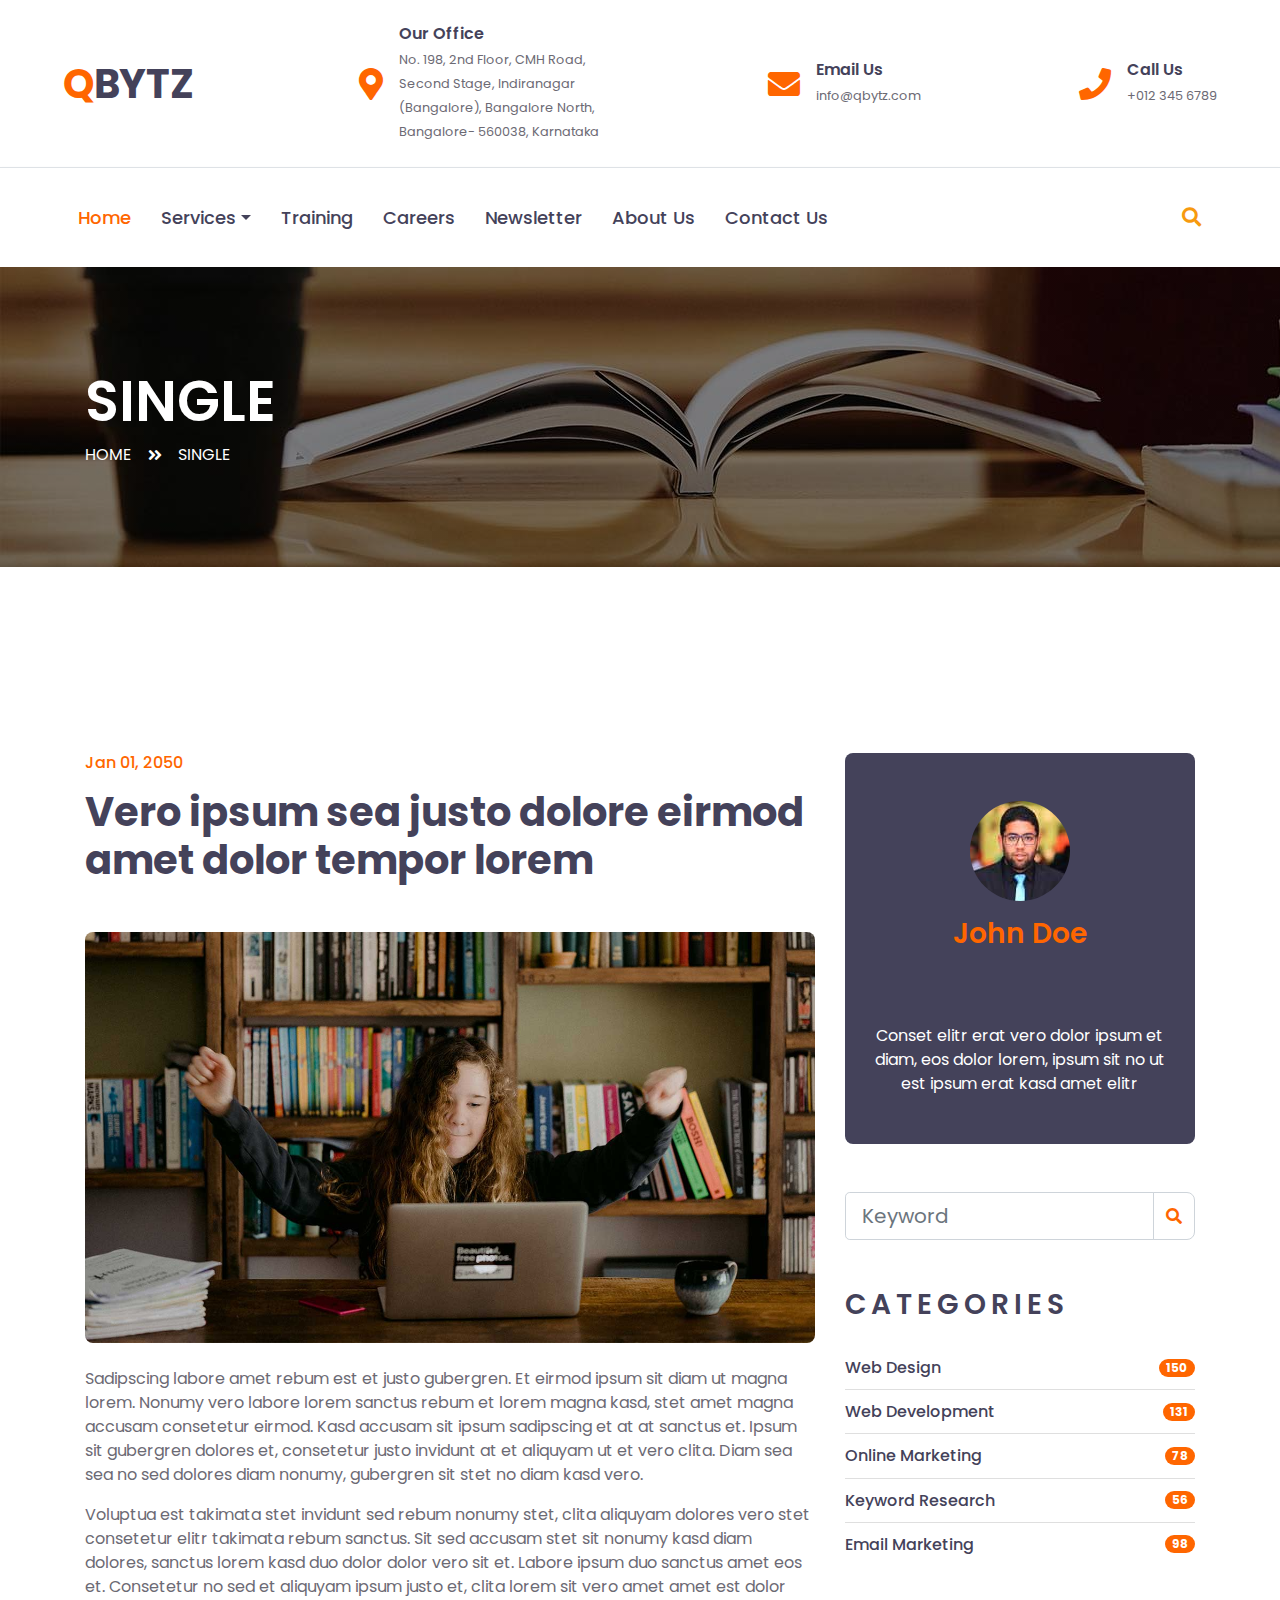
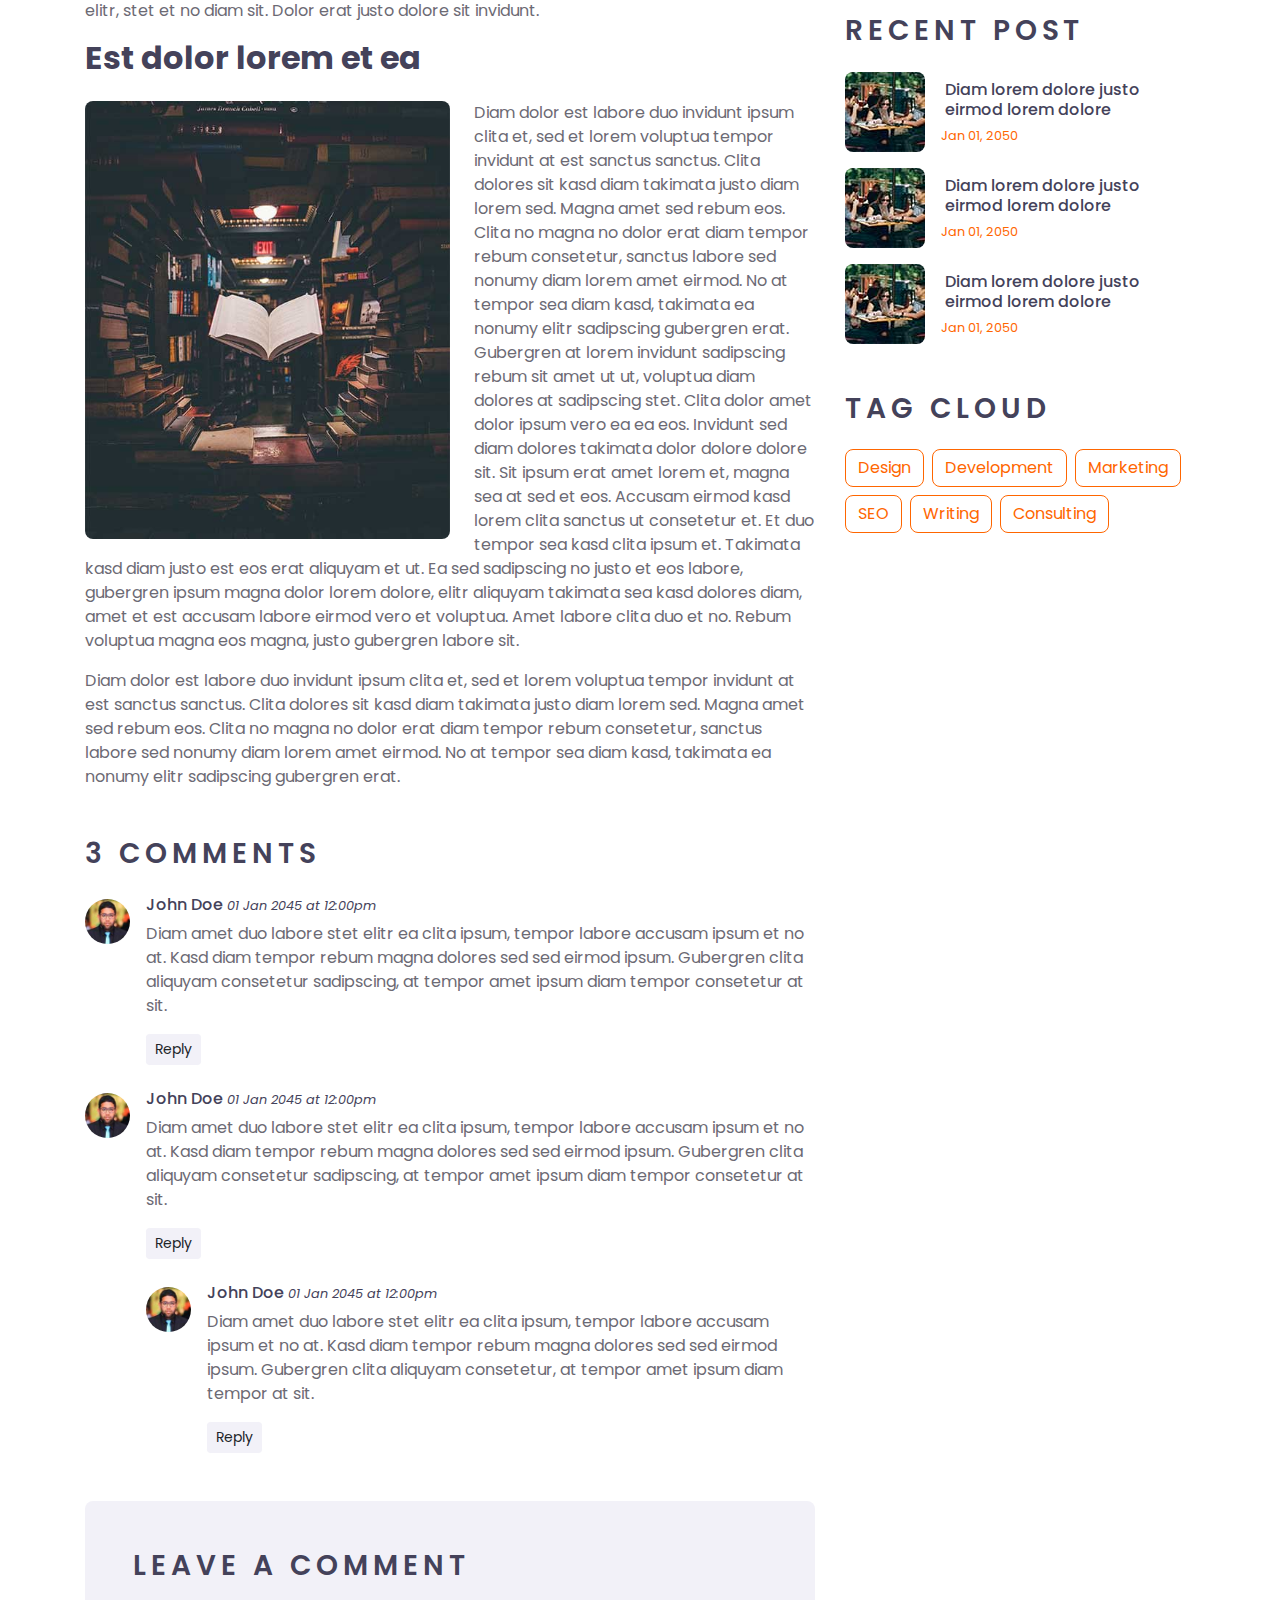
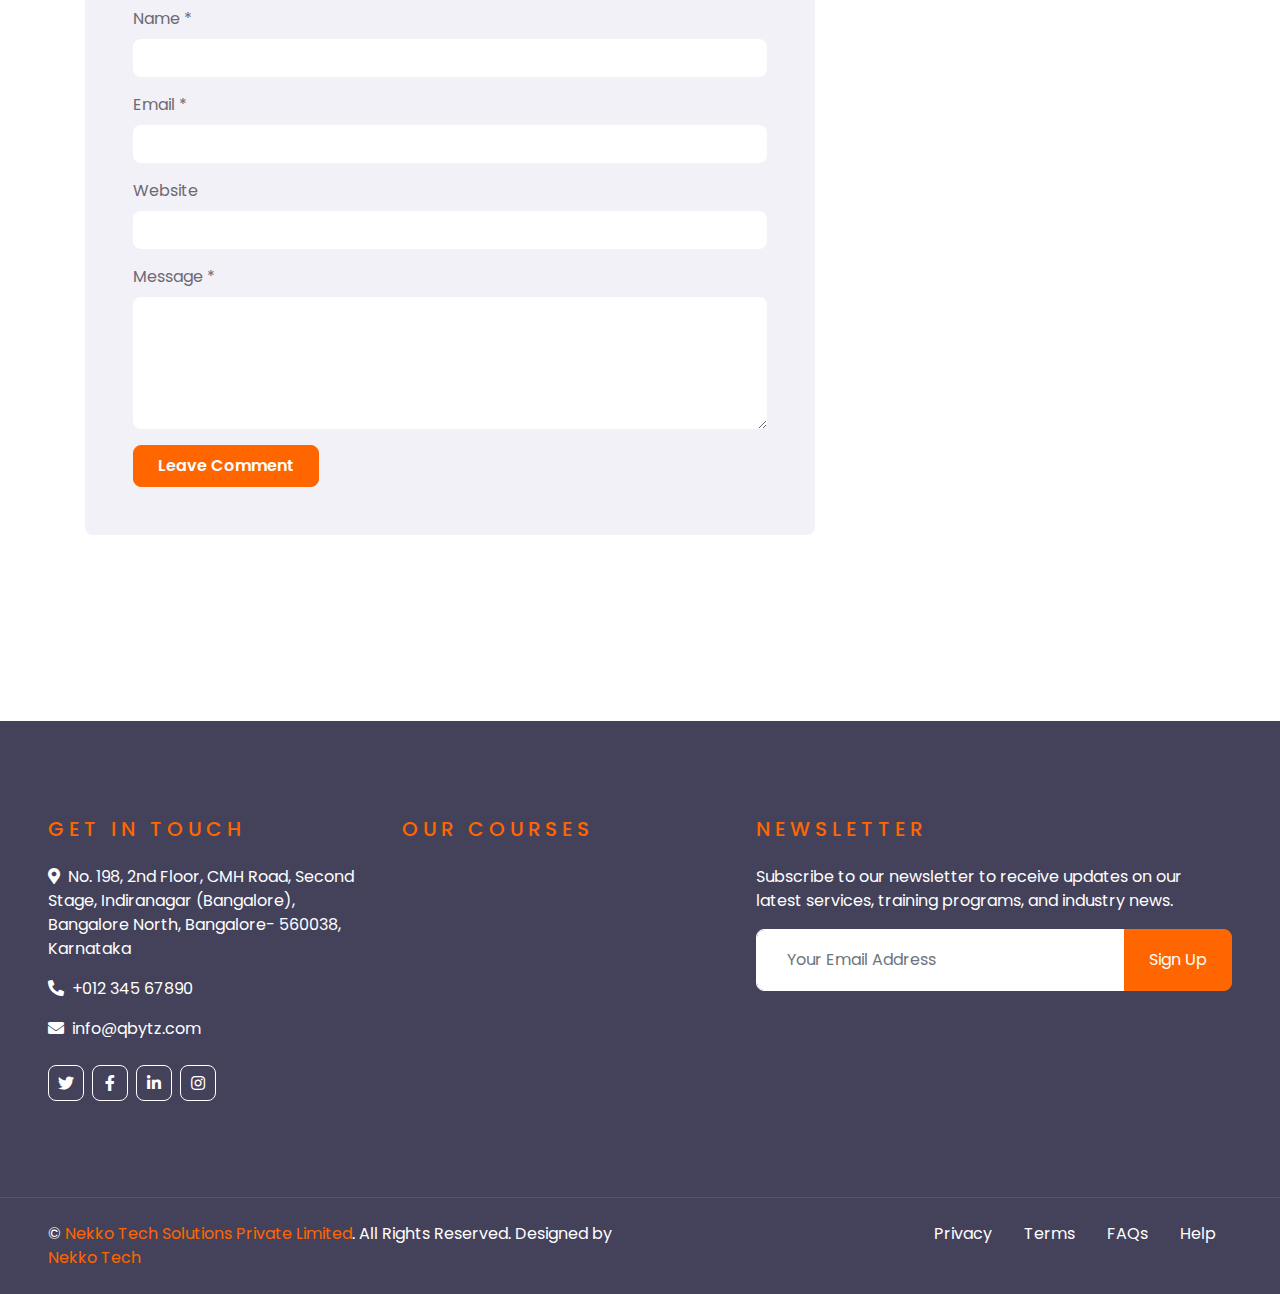
<file: single.html>
<!DOCTYPE html>
<html lang="en">

<head>
    <meta charset="utf-8">
    <title>Qbytz</title>
    <meta content="width=device-width, initial-scale=1.0" name="viewport">
    <meta content="Nekko Tech Website Templates" name="keywords">
    <meta content="Nekko Tech Website Templates" name="description">

    <!-- Favicon -->
    <link href="img/favicon.ico" rel="icon">

    <!-- Google Web Fonts -->
    <link rel="preconnect" href="https://fonts.gstatic.com">
    <link href="https://fonts.googleapis.com/css2?family=Poppins:wght@400;500;600;700&display=swap" rel="stylesheet"> 

    <!-- Font Awesome -->
    <link href="https://cdnjs.cloudflare.com/ajax/libs/font-awesome/5.10.0/css/all.min.css" rel="stylesheet">

    <!-- Libraries Stylesheet -->
    <link href="lib/owlcarousel/assets/owl.carousel.min.css" rel="stylesheet">

    <!-- Customized Bootstrap Stylesheet -->
    <link href="css/style.css" rel="stylesheet">
    <link rel="icon" type="image/x-icon" href="/img/favicon.jpg">

</head>

<body>
    <!-- Topbar Start -->
    <div class="container-fluid d-none d-lg-block">
        <div class="row align-items-center py-4 px-xl-5">
            <div class="col-lg-3">
                <a href="" class="text-decoration-none">
                    <h1 class="m-0"><span class="text-primary">Q</span>BYTZ</h1>
                </a>
            </div>
            <div class="col-lg-3 text-right">
                <div class="d-inline-flex align-items-center">
                    <i class="fa fa-2x fa-map-marker-alt text-primary mr-3"></i>
                    <div class="text-left">
                        <h6 class="font-weight-semi-bold mb-1">Our Office</h6>
                        <small>No. 198, 2nd Floor, CMH Road, Second Stage, Indiranagar (Bangalore), Bangalore North, Bangalore- 560038, Karnataka</small>
                    </div>
                </div>
            </div>
            <div class="col-lg-3 text-right">
                <div class="d-inline-flex align-items-center">
                    <i class="fa fa-2x fa-envelope text-primary mr-3"></i>
                    <div class="text-left">
                        <h6 class="font-weight-semi-bold mb-1">Email Us</h6>
                        <small>info@qbytz.com</small>
                    </div>
                </div>
            </div>
            <div class="col-lg-3 text-right">
                <div class="d-inline-flex align-items-center">
                    <i class="fa fa-2x fa-phone text-primary mr-3"></i>
                    <div class="text-left">
                        <h6 class="font-weight-semi-bold mb-1">Call Us</h6>
                        <small>+012 345 6789</small>
                    </div>
                </div>
            </div>
        </div>
    </div>
    <!-- Topbar End -->


      <!-- Navbar Start -->
<div class="container-fluid bg-white shadow-sm">
    <div class="row border-top px-xl-5">
        <div class="col-lg-12">
            <nav class="navbar navbar-expand-lg navbar-light py-3 px-0">
                <!-- Brand (visible only on mobile) -->
                <a href="#" class="navbar-brand d-block d-lg-none">
                    <h1 class="m-0"><span class="text-primary">Q</span>BYTZ</h1>
                </a>

                <!-- Toggler for mobile -->
                <button class="navbar-toggler" type="button" data-toggle="collapse" data-target="#navbarCollapse">
                    <span class="navbar-toggler-icon"></span>
                </button>

                <!-- Navbar content -->
                <div class="collapse navbar-collapse justify-content-between" id="navbarCollapse">
                    <!-- Left side nav -->
                    <div class="navbar-nav align-items-center">
                        <a href="index.html" class="nav-item nav-link active">Home</a>
                        <div class="nav-item dropdown">
                            <a href="#" class="nav-link dropdown-toggle" data-toggle="dropdown">Services</a>
                            <div class="dropdown-menu rounded-0 border-0 shadow-sm bg-white">
                                <a href="#" class="dropdown-item">Telecom</a>
                                <a href="#" class="dropdown-item">Embedded Software</a>
                            </div>
                        </div>
                        <a href="course.html" class="nav-item nav-link">Training</a>
                        <a href="teacher.html" class="nav-item nav-link">Careers</a>
                        <a href="#" class="nav-item nav-link">Newsletter</a>
                        <a href="about.html" class="nav-item nav-link">About Us</a>
                        <a href="contact.html" class="nav-item nav-link">Contact Us</a>
                    </div>

                    <!-- Search Bar Right-Aligned -->
                    <div class="search-container ml-auto d-flex align-items-center">
                        <form action="">
                            <input type="search" placeholder="Search Here...">
                            <i class="fa fa-search"></i>
                        </form>
                    </div>
                </div>
            </nav>
        </div>
    </div>
</div>
<!-- Navbar End -->

    <!-- Header Start -->
    <div class="container-fluid page-header" style="margin-bottom: 90px;">
        <div class="container">
            <div class="d-flex flex-column justify-content-center" style="min-height: 300px">
                <h3 class="display-4 text-white text-uppercase">Single</h3>
                <div class="d-inline-flex text-white">
                    <p class="m-0 text-uppercase"><a class="text-white" href="">Home</a></p>
                    <i class="fa fa-angle-double-right pt-1 px-3"></i>
                    <p class="m-0 text-uppercase">Single</p>
                </div>
            </div>
        </div>
    </div>
    <!-- Header End -->


    <!-- Detail Start -->
    <div class="container-fluid py-5">
        <div class="container py-5">
            <div class="row">
                <div class="col-lg-8">
                    <div class="mb-5">
                        <h6 class="text-primary mb-3">Jan 01, 2050</h6>
                        <h1 class="mb-5">Vero ipsum sea justo dolore eirmod amet dolor tempor lorem</h1>
                        <img class="img-fluid rounded w-100 mb-4" src="img/carousel-1.jpg" alt="Image">
                        <p>Sadipscing labore amet rebum est et justo gubergren. Et eirmod ipsum sit diam ut magna lorem.
                            Nonumy vero labore lorem sanctus rebum et lorem magna kasd, stet amet magna accusam
                            consetetur eirmod. Kasd accusam sit ipsum sadipscing et at at sanctus et. Ipsum sit
                            gubergren dolores et, consetetur justo invidunt at et aliquyam ut et vero clita. Diam sea
                            sea no sed dolores diam nonumy, gubergren sit stet no diam kasd vero.</p>
                        <p>Voluptua est takimata stet invidunt sed rebum nonumy stet, clita aliquyam dolores vero stet
                            consetetur elitr takimata rebum sanctus. Sit sed accusam stet sit nonumy kasd diam dolores,
                            sanctus lorem kasd duo dolor dolor vero sit et. Labore ipsum duo sanctus amet eos et.
                            Consetetur no sed et aliquyam ipsum justo et, clita lorem sit vero amet amet est dolor
                            elitr, stet et no diam sit. Dolor erat justo dolore sit invidunt.</p>
                        <h2 class="mb-4">Est dolor lorem et ea</h2>
                        <img class="img-fluid rounded w-50 float-left mr-4 mb-3" src="img/blog-1.jpg" alt="Image">
                        <p>Diam dolor est labore duo invidunt ipsum clita et, sed et lorem voluptua tempor invidunt at
                            est sanctus sanctus. Clita dolores sit kasd diam takimata justo diam lorem sed. Magna amet
                            sed rebum eos. Clita no magna no dolor erat diam tempor rebum consetetur, sanctus labore sed
                            nonumy diam lorem amet eirmod. No at tempor sea diam kasd, takimata ea nonumy elitr
                            sadipscing gubergren erat. Gubergren at lorem invidunt sadipscing rebum sit amet ut ut,
                            voluptua diam dolores at sadipscing stet. Clita dolor amet dolor ipsum vero ea ea eos.
                            Invidunt sed diam dolores takimata dolor dolore dolore sit. Sit ipsum erat amet lorem et,
                            magna sea at sed et eos. Accusam eirmod kasd lorem clita sanctus ut consetetur et. Et duo
                            tempor sea kasd clita ipsum et. Takimata kasd diam justo est eos erat aliquyam et ut. Ea sed
                            sadipscing no justo et eos labore, gubergren ipsum magna dolor lorem dolore, elitr aliquyam
                            takimata sea kasd dolores diam, amet et est accusam labore eirmod vero et voluptua. Amet
                            labore clita duo et no. Rebum voluptua magna eos magna, justo gubergren labore sit.</p>
                        <p>Diam dolor est labore duo invidunt ipsum clita et, sed et lorem voluptua tempor invidunt at
                            est sanctus sanctus. Clita dolores sit kasd diam takimata justo diam lorem sed. Magna amet
                            sed rebum eos. Clita no magna no dolor erat diam tempor rebum consetetur, sanctus labore sed
                            nonumy diam lorem amet eirmod. No at tempor sea diam kasd, takimata ea nonumy elitr
                            sadipscing gubergren erat.</p>
                    </div>

                    <!-- Comment List -->
                    <div class="mb-5">
                        <h3 class="text-uppercase mb-4" style="letter-spacing: 5px;">3 Comments</h3>
                        <div class="media mb-4">
                            <img src="img/user.jpg" alt="Image" class="img-fluid rounded-circle mr-3 mt-1"
                                style="width: 45px;">
                            <div class="media-body">
                                <h6>John Doe <small><i>01 Jan 2045 at 12:00pm</i></small></h6>
                                <p>Diam amet duo labore stet elitr ea clita ipsum, tempor labore accusam ipsum et no at.
                                    Kasd diam tempor rebum magna dolores sed sed eirmod ipsum. Gubergren clita aliquyam
                                    consetetur sadipscing, at tempor amet ipsum diam tempor consetetur at sit.</p>
                                <button class="btn btn-sm btn-secondary">Reply</button>
                            </div>
                        </div>
                        <div class="media mb-4">
                            <img src="img/user.jpg" alt="Image" class="img-fluid rounded-circle mr-3 mt-1"
                                style="width: 45px;">
                            <div class="media-body">
                                <h6>John Doe <small><i>01 Jan 2045 at 12:00pm</i></small></h6>
                                <p>Diam amet duo labore stet elitr ea clita ipsum, tempor labore accusam ipsum et no at.
                                    Kasd diam tempor rebum magna dolores sed sed eirmod ipsum. Gubergren clita aliquyam
                                    consetetur sadipscing, at tempor amet ipsum diam tempor consetetur at sit.</p>
                                <button class="btn btn-sm btn-secondary">Reply</button>
                                <div class="media mt-4">
                                    <img src="img/user.jpg" alt="Image" class="img-fluid rounded-circle mr-3 mt-1"
                                        style="width: 45px;">
                                    <div class="media-body">
                                        <h6>John Doe <small><i>01 Jan 2045 at 12:00pm</i></small></h6>
                                        <p>Diam amet duo labore stet elitr ea clita ipsum, tempor labore accusam ipsum
                                            et no at. Kasd diam tempor rebum magna dolores sed sed eirmod ipsum.
                                            Gubergren clita aliquyam consetetur, at tempor amet ipsum diam tempor at
                                            sit.</p>
                                        <button class="btn btn-sm btn-secondary">Reply</button>
                                    </div>
                                </div>
                            </div>
                        </div>
                    </div>

                    <!-- Comment Form -->
                    <div class="bg-secondary rounded p-5">
                        <h3 class="text-uppercase mb-4" style="letter-spacing: 5px;">Leave a comment</h3>
                        <form>
                            <div class="form-group">
                                <label for="name">Name *</label>
                                <input type="text" class="form-control border-0" id="name">
                            </div>
                            <div class="form-group">
                                <label for="email">Email *</label>
                                <input type="email" class="form-control border-0" id="email">
                            </div>
                            <div class="form-group">
                                <label for="website">Website</label>
                                <input type="url" class="form-control border-0" id="website">
                            </div>

                            <div class="form-group">
                                <label for="message">Message *</label>
                                <textarea id="message" cols="30" rows="5" class="form-control border-0"></textarea>
                            </div>
                            <div class="form-group mb-0">
                                <input type="submit" value="Leave Comment" class="btn btn-primary py-md-2 px-md-4 font-weight-semi-bold">
                            </div>
                        </form>
                    </div>
                </div>

                <div class="col-lg-4 mt-5 mt-lg-0">
                    <!-- Author Bio -->
                    <div class="d-flex flex-column text-center bg-dark rounded mb-5 py-5 px-4">
                        <img src="img/user.jpg" class="img-fluid rounded-circle mx-auto mb-3" style="width: 100px;">
                        <h3 class="text-primary mb-3">John Doe</h3>
                        <h3 class="text-uppercase mb-4" style="letter-spacing: 5px;">Tag Cloud</h3>
                        <p class="text-white m-0">Conset elitr erat vero dolor ipsum et diam, eos dolor lorem, ipsum sit
                            no ut est ipsum erat kasd amet elitr</p>
                    </div>

                    <!-- Search Form -->
                    <div class="mb-5">
                        <form action="">
                            <div class="input-group">
                                <input type="text" class="form-control form-control-lg" placeholder="Keyword">
                                <div class="input-group-append">
                                    <span class="input-group-text bg-transparent text-primary"><i
                                            class="fa fa-search"></i></span>
                                </div>
                            </div>
                        </form>
                    </div>

                    <!-- Category List -->
                    <div class="mb-5">
                        <h3 class="text-uppercase mb-4" style="letter-spacing: 5px;">Categories</h3>
                        <ul class="list-group list-group-flush">
                            <li class="list-group-item d-flex justify-content-between align-items-center px-0">
                                <a href="" class="text-decoration-none h6 m-0">Web Design</a>
                                <span class="badge badge-primary badge-pill">150</span>
                            </li>
                            <li class="list-group-item d-flex justify-content-between align-items-center px-0">
                                <a href="" class="text-decoration-none h6 m-0">Web Development</a>
                                <span class="badge badge-primary badge-pill">131</span>
                            </li>
                            <li class="list-group-item d-flex justify-content-between align-items-center px-0">
                                <a href="" class="text-decoration-none h6 m-0">Online Marketing</a>
                                <span class="badge badge-primary badge-pill">78</span>
                            </li>
                            <li class="list-group-item d-flex justify-content-between align-items-center px-0">
                                <a href="" class="text-decoration-none h6 m-0">Keyword Research</a>
                                <span class="badge badge-primary badge-pill">56</span>
                            </li>
                            <li class="list-group-item d-flex justify-content-between align-items-center px-0">
                                <a href="" class="text-decoration-none h6 m-0">Email Marketing</a>
                                <span class="badge badge-primary badge-pill">98</span>
                            </li>
                        </ul>
                    </div>

                    <!-- Recent Post -->
                    <div class="mb-5">
                        <h3 class="text-uppercase mb-4" style="letter-spacing: 5px;">Recent Post</h3>
                        <a class="d-flex align-items-center text-decoration-none mb-3" href="">
                            <img class="img-fluid rounded" src="img/blog-80x80.jpg" alt="">
                            <div class="pl-3">
                                <h6 class="m-1">Diam lorem dolore justo eirmod lorem dolore</h6>
                                <small>Jan 01, 2050</small>
                            </div>
                        </a>
                        <a class="d-flex align-items-center text-decoration-none mb-3" href="">
                            <img class="img-fluid rounded" src="img/blog-80x80.jpg" alt="">
                            <div class="pl-3">
                                <h6 class="m-1">Diam lorem dolore justo eirmod lorem dolore</h6>
                                <small>Jan 01, 2050</small>
                            </div>
                        </a>
                        <a class="d-flex align-items-center text-decoration-none mb-3" href="">
                            <img class="img-fluid rounded" src="img/blog-80x80.jpg" alt="">
                            <div class="pl-3">
                                <h6 class="m-1">Diam lorem dolore justo eirmod lorem dolore</h6>
                                <small>Jan 01, 2050</small>
                            </div>
                        </a>
                    </div>

                    <!-- Tag Cloud -->
                    <div class="mb-5">
                        <h3 class="text-uppercase mb-4" style="letter-spacing: 5px;">Tag Cloud</h3>
                        <div class="d-flex flex-wrap m-n1">
                            <a href="" class="btn btn-outline-primary m-1">Design</a>
                            <a href="" class="btn btn-outline-primary m-1">Development</a>
                            <a href="" class="btn btn-outline-primary m-1">Marketing</a>
                            <a href="" class="btn btn-outline-primary m-1">SEO</a>
                            <a href="" class="btn btn-outline-primary m-1">Writing</a>
                            <a href="" class="btn btn-outline-primary m-1">Consulting</a>
                        </div>
                    </div>
                </div>
            </div>
        </div>
    </div>
    <!-- Detail End -->


    <!-- Footer Start -->
    <div class="container-fluid bg-dark text-white py-5 px-sm-3 px-lg-5" style="margin-top: 90px;">
        <div class="row pt-5">
            <div class="col-lg-7 col-md-12">
                <div class="row">
                    <div class="col-md-6 mb-5">
                        <h5 class="text-primary text-uppercase mb-4" style="letter-spacing: 5px;">Get In Touch</h5>
                        <p><i class="fa fa-map-marker-alt mr-2"></i>No. 198, 2nd Floor, CMH Road, Second Stage, Indiranagar (Bangalore), Bangalore North, Bangalore- 560038, Karnataka</p>
                        <p><i class="fa fa-phone-alt mr-2"></i>+012 345 67890</p>
                        <p><i class="fa fa-envelope mr-2"></i>info@qbytz.com</p>
                        <div class="d-flex justify-content-start mt-4">
                            <a class="btn btn-outline-light btn-square mr-2" href="#"><i class="fab fa-twitter"></i></a>
                            <a class="btn btn-outline-light btn-square mr-2" href="#"><i class="fab fa-facebook-f"></i></a>
                            <a class="btn btn-outline-light btn-square mr-2" href="#"><i class="fab fa-linkedin-in"></i></a>
                            <a class="btn btn-outline-light btn-square" href="#"><i class="fab fa-instagram"></i></a>
                        </div>
                    </div>
                    <div class="col-md-6 mb-5">
                        <h5 class="text-primary text-uppercase mb-4" style="letter-spacing: 5px;">Our Courses</h5>
                        <!--<div class="d-flex flex-column justify-content-start">
                            <a class="text-white mb-2" href="#"><i class="fa fa-angle-right mr-2"></i>Web Design</a>
                            <a class="text-white mb-2" href="#"><i class="fa fa-angle-right mr-2"></i>Apps Design</a>
                            <a class="text-white mb-2" href="#"><i class="fa fa-angle-right mr-2"></i>Marketing</a>
                            <a class="text-white mb-2" href="#"><i class="fa fa-angle-right mr-2"></i>Research</a>
                            <a class="text-white" href="#"><i class="fa fa-angle-right mr-2"></i>SEO</a>
                        </div>-->
                    </div>
                </div>
            </div>
            <div class="col-lg-5 col-md-12 mb-5">
                <h5 class="text-primary text-uppercase mb-4" style="letter-spacing: 5px;">Newsletter</h5>
                <p>Subscribe to our newsletter to receive updates on our latest services, training programs, and industry news.</p>
                <div class="w-100">
                    <div class="input-group">
                        <input type="text" class="form-control border-light" style="padding: 30px;" placeholder="Your Email Address">
                        <div class="input-group-append">
                            <button class="btn btn-primary px-4">Sign Up</button>
                        </div>
                    </div>
                </div>
            </div>
        </div>
    </div>
    <div class="container-fluid bg-dark text-white border-top py-4 px-sm-3 px-md-5" style="border-color: rgba(256, 256, 256, .1) !important;">
        <div class="row">
            <div class="col-lg-6 text-center text-md-left mb-3 mb-md-0">
                <p class="m-0 text-white">&copy; <a href="#">Nekko Tech Solutions Private Limited</a>. All Rights Reserved. Designed by <a href="#">Nekko Tech</a>
                </p>
            </div>
            <div class="col-lg-6 text-center text-md-right">
                <ul class="nav d-inline-flex">
                    <li class="nav-item">
                        <a class="nav-link text-white py-0" href="#">Privacy</a>
                    </li>
                    <li class="nav-item">
                        <a class="nav-link text-white py-0" href="#">Terms</a>
                    </li>
                    <li class="nav-item">
                        <a class="nav-link text-white py-0" href="#">FAQs</a>
                    </li>
                    <li class="nav-item">
                        <a class="nav-link text-white py-0" href="#">Help</a>
                    </li>
                </ul>
            </div>
        </div>
    </div>
    <!-- Footer End -->


    <!-- Back to Top -->
    <a href="#" class="btn btn-lg btn-primary btn-lg-square back-to-top"><i class="fa fa-angle-double-up"></i></a>


    <!-- JavaScript Libraries -->
    <script src="https://code.jquery.com/jquery-3.4.1.min.js"></script>
    <script src="https://stackpath.bootstrapcdn.com/bootstrap/4.4.1/js/bootstrap.bundle.min.js"></script>
    <script src="lib/easing/easing.min.js"></script>
    <script src="lib/owlcarousel/owl.carousel.min.js"></script>

    <!-- Contact Javascript File -->
    <script src="mail/jqBootstrapValidation.min.js"></script>
    <script src="mail/contact.js"></script>

    <!-- Template Javascript -->
    <script src="js/main.js"></script>
</body>

</html>
</file>
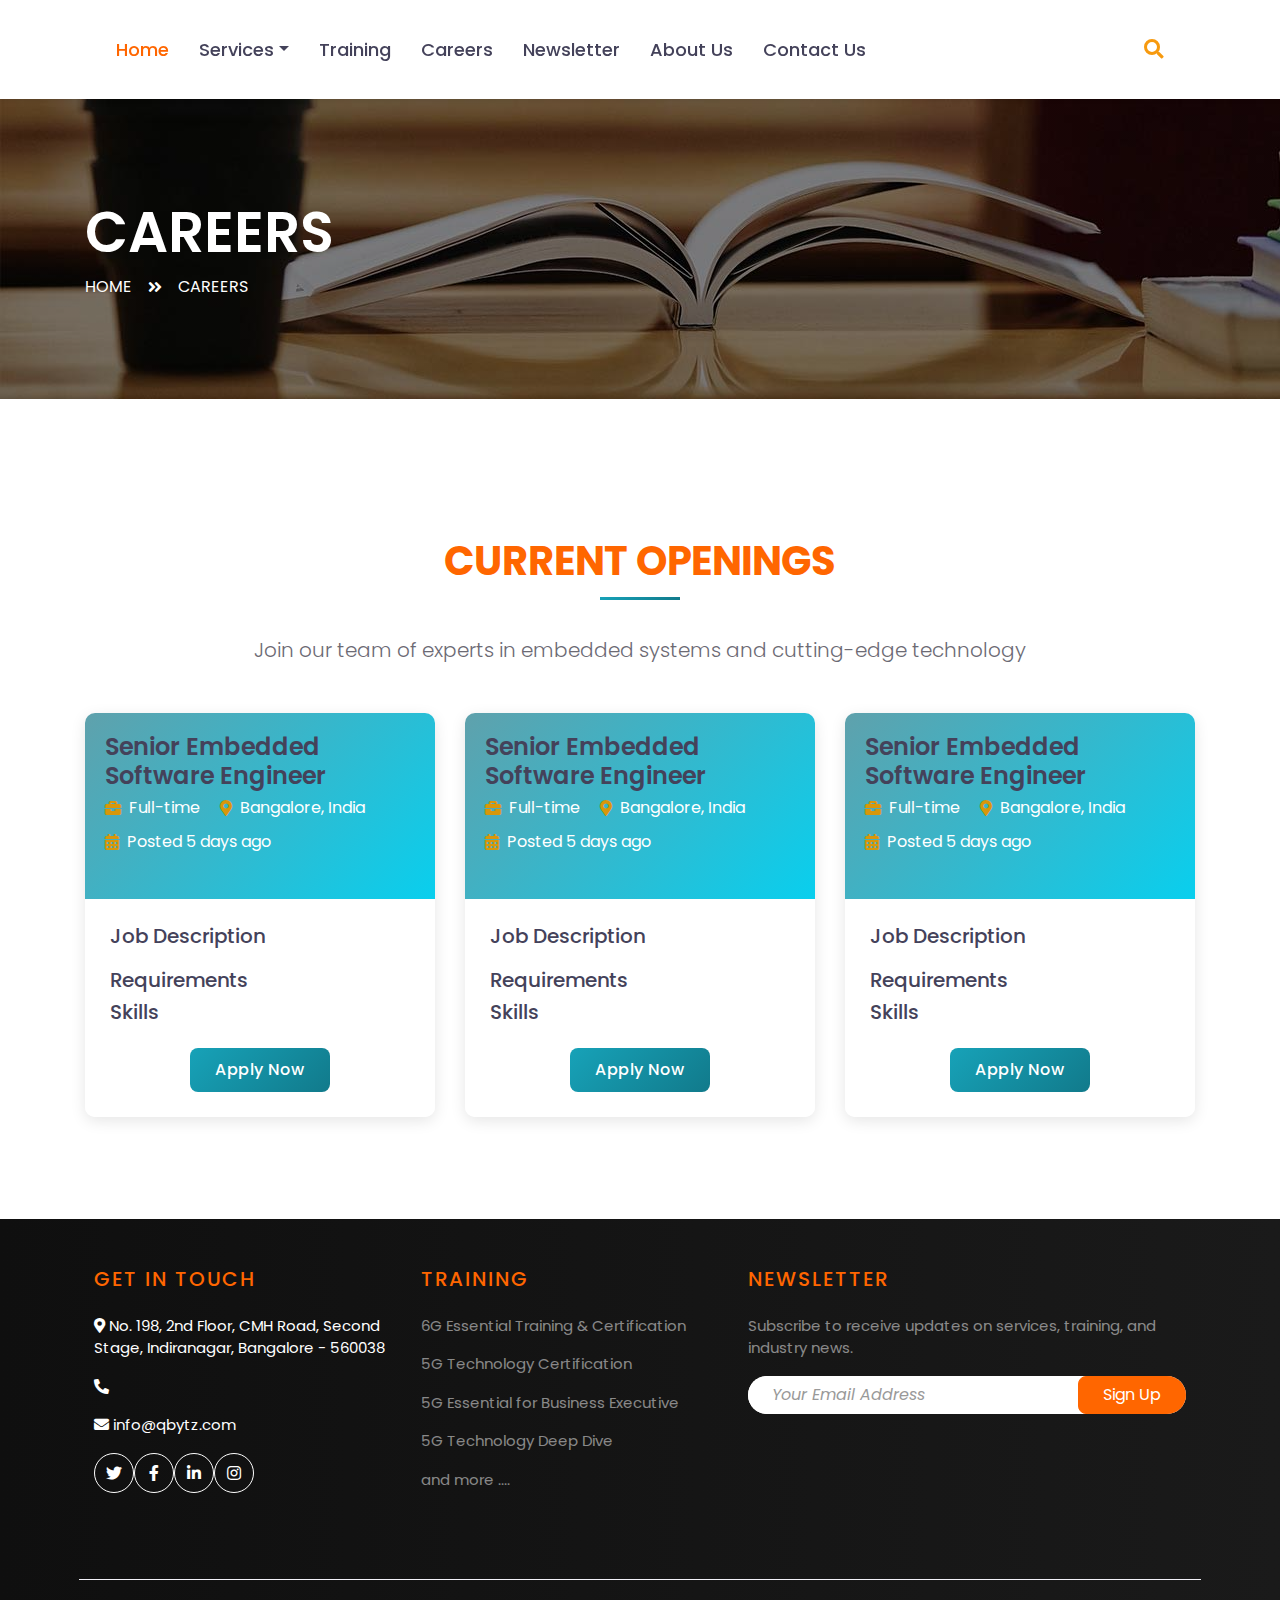
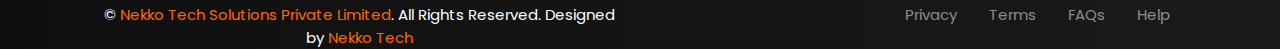
<file: teacher.html>
<!DOCTYPE html>
<html lang="en">

<head>
    <meta charset="utf-8">
    <title>Qbytz</title>
    <meta content="width=device-width, initial-scale=1.0" name="viewport">
    <meta content="Free HTML Templates" name="keywords">
    <meta content="Free HTML Templates" name="description">

    <!-- Favicon -->
    <link href="img/favicon.ico" rel="icon">

    <!-- Google Web Fonts -->
    <link rel="preconnect" href="https://fonts.gstatic.com">
    <link href="https://fonts.googleapis.com/css2?family=Poppins:wght@400;500;600;700&display=swap" rel="stylesheet"> 

    <!-- Font Awesome -->
    <link href="https://cdnjs.cloudflare.com/ajax/libs/font-awesome/5.10.0/css/all.min.css" rel="stylesheet">

    <!-- Libraries Stylesheet -->
    <link href="lib/owlcarousel/assets/owl.carousel.min.css" rel="stylesheet">

    <!-- Customized Bootstrap Stylesheet -->
    <link href="css/style.css" rel="stylesheet">
    <link rel="icon" type="image/x-icon" href="/img/favicon.jpg">
    
    <style>
        /* Additional custom styles for job postings */
        .job-card {
            border: none;
            border-radius: 10px;
            box-shadow: 0 4px 15px rgba(0, 0, 0, 0.1);
            transition: all 0.3s ease;
            margin-bottom: 30px;
            overflow: hidden;
        }
        
        .job-card:hover {
            transform: translateY(-5px);
            box-shadow: 0 10px 25px rgba(0, 0, 0, 0.15);
        }
        
        .job-header {
            background: linear-gradient(135deg, #5fa1ac, #09cfee);
            color: white;
            padding: 20px;
        }
        
        .job-body {
            padding: 25px;
            background: white;
        }
        
        .job-title {
            font-size: 1.5rem;
            font-weight: 600;
            margin-bottom: 5px;
        }
        
        .job-meta {
            display: flex;
            flex-wrap: wrap;
            margin-bottom: 15px;
        }
        
        .job-meta-item {
            margin-right: 20px;
            margin-bottom: 10px;
            display: flex;
            align-items: center;
        }
        
        .job-meta-item i {
            margin-right: 8px;
            color: #d8970a;
        }
        
        .job-description {
            margin-bottom: 20px;
        }
        
        .job-skills {
            margin-bottom: 20px;
        }
        
        .skill-tag {
            display: inline-block;
            background: #f8f9fa;
            padding: 5px 15px;
            border-radius: 20px;
            margin-right: 10px;
            margin-bottom: 10px;
            font-size: 0.85rem;
            color: #495057;
            border: 1px solid #dee2e6;
        }
        
        .apply-btn {
            background: linear-gradient(135deg, #17a2b8, #117a8b);
            border: none;
            padding: 10px 25px;
            font-weight: 500;
            letter-spacing: 0.5px;
        }
        
        .section-title {
            position: relative;
            margin-bottom: 50px;
        }
        
        .section-title:after {
            content: "";
            position: absolute;
            bottom: -15px;
            left: 50%;
            transform: translateX(-50%);
            width: 80px;
            height: 3px;
            background: linear-gradient(135deg, #17a2b8, #117a8b);
        }
    </style>
</head>

<body>
    <!-- Topbar Start 
    <div class="container-fluid d-none d-lg-block">
        <div class="row align-items-center py-4 px-xl-5">
            <div class="col-lg-3">
                <a href="" class="text-decoration-none">
                    <h1 class="m-0"><span class="text-primary">E</span>COURSES</h1>
                </a>
            </div>
            <div class="col-lg-3 text-right">
                <div class="d-inline-flex align-items-center">
                    <i class="fa fa-2x fa-map-marker-alt text-primary mr-3"></i>
                    <div class="text-left">
                        <h6 class="font-weight-semi-bold mb-1">Our Office</h6>
                        <small>No. 198, 2nd Floor, CMH Road, Second Stage, Indiranagar (Bangalore), Bangalore North, Bangalore- 560038, Karnataka</small>
                    </div>
                </div>
            </div>
            <div class="col-lg-3 text-right">
                <div class="d-inline-flex align-items-center">
                    <i class="fa fa-2x fa-envelope text-primary mr-3"></i>
                    <div class="text-left">
                        <h6 class="font-weight-semi-bold mb-1">Email Us</h6>
                        <small>info@qbytz.com</small>
                    </div>
                </div>
            </div>
            <div class="col-lg-3 text-right">
                <div class="d-inline-flex align-items-center">
                    <i class="fa fa-2x fa-phone text-primary mr-3"></i>
                    <div class="text-left">
                        <h6 class="font-weight-semi-bold mb-1">Call Us</h6>
                        <small>+012 345 6789</small>
                    </div>
                </div>
            </div>
        </div>
    </div>
    Topbar End -->


     <!-- Stylish Navbar Start -->
<div class="container-fluid bg-white shadow-sm sticky-top">
    <div class="container">
        <nav class="navbar navbar-expand-lg navbar-light py-3">
            <!-- Brand (mobile only) -->
            <a class="navbar-brand d-lg-none fw-bold fs-3 text-primary" href="#">
                <span class="text-dark">Q</span>BYTZ
            </a>

            <!-- Toggle button -->
            <button class="navbar-toggler" type="button" data-toggle="collapse" data-target="#navbarCollapse">
                <span class="navbar-toggler-icon"></span>
            </button>

            <!-- Navbar Items -->
            <div class="collapse navbar-collapse justify-content-between" id="navbarCollapse">
                <!-- Left Nav -->
                <ul class="navbar-nav align-items-center gap-lg-3">
                    <li class="nav-item">
                        <a class="nav-link active" href="index.html">Home</a>
                    </li>

                    <li class="nav-item dropdown">
                        <a class="nav-link dropdown-toggle" href="#" data-toggle="dropdown">Services</a>
                        <div class="dropdown-menu border-0 shadow-sm animate__animated animate__fadeIn">
                            <a class="dropdown-item" href="telecom.html">Telecom</a>
                            <a class="dropdown-item" href="embedded.html">Embedded Software</a>
                        </div>
                    </li>

                    <li class="nav-item">
                        <a class="nav-link" href="course.html">Training</a>
                    </li>

                    <li class="nav-item">
                        <a class="nav-link" href="teacher.html">Careers</a>
                    </li>

                    <li class="nav-item">
                        <a class="nav-link" href="newsletter.html">Newsletter</a>
                    </li>

                    <li class="nav-item">
                        <a class="nav-link" href="about.html">About Us</a>
                    </li>

                    <li class="nav-item">
                        <a class="nav-link" href="contact.html">Contact Us</a>
                    </li>
                </ul>

                <!-- Right Search Bar -->
                <div class="search-container ml-auto d-flex align-items-center">
                    <form action="">
                        <input type="search" placeholder="Search Here...">
                        <i class="fa fa-search"></i>
                    </form>
                </div>
            </div>
        </nav>
    </div>
</div>
<!-- Stylish Navbar End -->
<style>
    /* Modern Navbar Styling */
.navbar-nav .nav-link {
    font-weight: 500;
    color: #333;
    transition: color 0.3s ease;
}

.navbar-nav .nav-link:hover,
.navbar-nav .nav-link.active {
    color: #007bff;
}

.dropdown-menu {
    min-width: 180px;
    border-radius: 8px;
}

/* Animate.css optional (for dropdown fade-in effect) */
@import url('https://cdnjs.cloudflare.com/ajax/libs/animate.css/4.1.1/animate.min.css');

</style>


    <!-- Header Start -->
    <div class="container-fluid page-header" style="margin-bottom: 90px;">
        <div class="container">
            <div class="d-flex flex-column justify-content-center" style="min-height: 300px">
                <h3 class="display-4 text-white text-uppercase">Careers</h3>
                <div class="d-inline-flex text-white">
                    <p class="m-0 text-uppercase"><a class="text-white" href="">Home</a></p>
                    <i class="fa fa-angle-double-right pt-1 px-3"></i>
                    <p class="m-0 text-uppercase">Careers</p>
                </div>
            </div>
        </div>
    </div>
    <!-- Header End -->

    <!-- Job Postings Start -->
    <div class="container-fluid py-5">
        <div class="container">
            <div class="text-center mb-5">
                <h1 class="text-primary text-uppercase section-title">Current Openings</h1>
                <p class="lead">Join our team of experts in embedded systems and cutting-edge technology</p>
            </div>
            
            <div class="row">
                <!-- Job Card 1 -->
                <div class="col-lg-4 col-md-6 mb-4">
                    <div class="job-card">
                        <div class="job-header">
                            <h3 class="job-title">Senior Embedded Software Engineer</h3>
                            <div class="job-meta">
                                <div class="job-meta-item">
                                    <i class="fa fa-briefcase"></i>
                                    <span>Full-time</span>
                                </div>
                                <div class="job-meta-item">
                                    <i class="fa fa-map-marker-alt"></i>
                                    <span>Bangalore, India</span>
                                </div>
                                <div class="job-meta-item">
                                    <i class="fa fa-calendar-alt"></i>
                                    <span>Posted 5 days ago</span>
                                </div>
                            </div>
                        </div>
                        <div class="job-body">
                            <div class="job-description">
                                <h5>Job Description</h5>
                                <!--<p>Lorem ipsum dolor sit amet, consectetur adipiscing elit. Sed do eiusmod tempor incididunt ut labore et dolore magna aliqua. Ut enim ad minim veniam, quis nostrud exercitation ullamco laboris nisi ut aliquip ex ea commodo consequat. Duis aute irure dolor in reprehenderit in voluptate velit esse cillum dolore eu fugiat nulla pariatur. Excepteur sint occaecat cupidatat non proident, sunt in culpa qui officia deserunt mollit anim id est laborum.</p>-->
                               <!--- <ul>
                                    <li>John Doe</li>
                                    <li>John Doe</li>
                                    <li>John Doe</li>
                                    <li>John Doe</li>
                                    <li>John Doe</li>
                                </ul> -->
                            </div>
                            
                            <div class="job-requirements">
                                <h5>Requirements</h5>
                                <!--<ul>
                                    <li>Bachelor's or Master's degree in Computer Engineering, Electrical Engineering, or related field</li>
                                    <li>5+ years of experience in embedded software development</li>
                                    <li>Strong proficiency in C/C++ programming</li>
                                    <li>Experience with RTOS and bare-metal programming</li>
                                    <li>Knowledge of communication protocols (I2C, SPI, UART, USB)</li>
                                    <li>Experience with debugging tools (JTAG, oscilloscopes, logic analyzers)</li>
                                </ul>-->
                            </div>
                            
                            <div class="job-skills">
                                <h5>Skills</h5>
                               <!--- <div>
                                    <span class="skill-tag">C/C++</span>
                                    <span class="skill-tag">Embedded Linux</span>
                                    <span class="skill-tag">RTOS</span>
                                    <span class="skill-tag">Device Drivers</span>
                                    <span class="skill-tag">ARM Architecture</span>
                                    <span class="skill-tag">Debugging</span>
                                </div>-->
                            </div>
                            
                            <div class="text-center mt-4">
                                <button class="btn btn-primary apply-btn">Apply Now</button>
                            </div>
                        </div>
                    </div>
                </div>
                
                <!-- Job Card 2 -->
                <div class="col-lg-4 col-md-6 mb-4">
                    <div class="job-card">
                        <div class="job-header">
                            <h3 class="job-title">Senior Embedded Software Engineer</h3>
                            <div class="job-meta">
                                <div class="job-meta-item">
                                    <i class="fa fa-briefcase"></i>
                                    <span>Full-time</span>
                                </div>
                                <div class="job-meta-item">
                                    <i class="fa fa-map-marker-alt"></i>
                                    <span>Bangalore, India</span>
                                </div>
                                <div class="job-meta-item">
                                    <i class="fa fa-calendar-alt"></i>
                                    <span>Posted 5 days ago</span>
                                </div>
                            </div>
                        </div>
                        <div class="job-body">
                            <div class="job-description">
                                <h5>Job Description</h5>
                                <!--<p>Lorem ipsum dolor sit amet, consectetur adipiscing elit. Sed do eiusmod tempor incididunt ut labore et dolore magna aliqua. Ut enim ad minim veniam, quis nostrud exercitation ullamco laboris nisi ut aliquip ex ea commodo consequat. Duis aute irure dolor in reprehenderit in voluptate velit esse cillum dolore eu fugiat nulla pariatur. Excepteur sint occaecat cupidatat non proident, sunt in culpa qui officia deserunt mollit anim id est laborum.</p>-->
                               <!--- <ul>
                                    <li>John Doe</li>
                                    <li>John Doe</li>
                                    <li>John Doe</li>
                                    <li>John Doe</li>
                                    <li>John Doe</li>
                                </ul> -->
                            </div>
                            
                            <div class="job-requirements">
                                <h5>Requirements</h5>
                                <!--<ul>
                                    <li>Bachelor's or Master's degree in Computer Engineering, Electrical Engineering, or related field</li>
                                    <li>5+ years of experience in embedded software development</li>
                                    <li>Strong proficiency in C/C++ programming</li>
                                    <li>Experience with RTOS and bare-metal programming</li>
                                    <li>Knowledge of communication protocols (I2C, SPI, UART, USB)</li>
                                    <li>Experience with debugging tools (JTAG, oscilloscopes, logic analyzers)</li>
                                </ul>-->
                            </div>
                            
                            <div class="job-skills">
                                <h5>Skills</h5>
                               <!--- <div>
                                    <span class="skill-tag">C/C++</span>
                                    <span class="skill-tag">Embedded Linux</span>
                                    <span class="skill-tag">RTOS</span>
                                    <span class="skill-tag">Device Drivers</span>
                                    <span class="skill-tag">ARM Architecture</span>
                                    <span class="skill-tag">Debugging</span>
                                </div>-->
                            </div>
                            
                            <div class="text-center mt-4">
                                <button class="btn btn-primary apply-btn">Apply Now</button>
                            </div>
                        </div>
                    </div>
                </div>
                
                <!-- Job Card 3 -->
                <div class="col-lg-4 col-md-6 mb-4">
                    <div class="job-card">
                        <div class="job-header">
                            <h3 class="job-title">Senior Embedded Software Engineer</h3>
                            <div class="job-meta">
                                <div class="job-meta-item">
                                    <i class="fa fa-briefcase"></i>
                                    <span>Full-time</span>
                                </div>
                                <div class="job-meta-item">
                                    <i class="fa fa-map-marker-alt"></i>
                                    <span>Bangalore, India</span>
                                </div>
                                <div class="job-meta-item">
                                    <i class="fa fa-calendar-alt"></i>
                                    <span>Posted 5 days ago</span>
                                </div>
                            </div>
                        </div>
                        <div class="job-body">
                            <div class="job-description">
                                <h5>Job Description</h5>
                               <!--- <p>Lorem ipsum dolor sit amet, consectetur adipiscing elit. Sed do eiusmod tempor incididunt ut labore et dolore magna aliqua. Ut enim ad minim veniam, quis nostrud exercitation ullamco laboris nisi ut aliquip ex ea commodo consequat. Duis aute irure dolor in reprehenderit in voluptate velit esse cillum dolore eu fugiat nulla pariatur. Excepteur sint occaecat cupidatat non proident, sunt in culpa qui officia deserunt mollit anim id est laborum.</p>-->
                               <!--- <ul>
                                    <li>John Doe</li>
                                    <li>John Doe</li>
                                    <li>John Doe</li>
                                    <li>John Doe</li>
                                    <li>John Doe</li>
                                </ul> -->
                            </div>
                            
                            <div class="job-requirements">
                                <h5>Requirements</h5>
                                <!--<ul>
                                    <li>Bachelor's or Master's degree in Computer Engineering, Electrical Engineering, or related field</li>
                                    <li>5+ years of experience in embedded software development</li>
                                    <li>Strong proficiency in C/C++ programming</li>
                                    <li>Experience with RTOS and bare-metal programming</li>
                                    <li>Knowledge of communication protocols (I2C, SPI, UART, USB)</li>
                                    <li>Experience with debugging tools (JTAG, oscilloscopes, logic analyzers)</li>
                                </ul>-->
                            </div>
                            
                            <div class="job-skills">
                                <h5>Skills</h5>
                               <!--- <div>
                                    <span class="skill-tag">C/C++</span>
                                    <span class="skill-tag">Embedded Linux</span>
                                    <span class="skill-tag">RTOS</span>
                                    <span class="skill-tag">Device Drivers</span>
                                    <span class="skill-tag">ARM Architecture</span>
                                    <span class="skill-tag">Debugging</span>
                                </div>-->
                            </div>
                            
                            <div class="text-center mt-4">
                                <button class="btn btn-primary apply-btn">Apply Now</button>
                            </div>
                        </div>
                    </div>
                </div>
            </div>
        </div>
    </div>
    <!-- Job Postings End -->

    <!-- Stylish Footer Start -->
<footer class="footer bg-dark text-white pt-5">
    <div class="container px-4">
        <div class="row gy-5">
            <!-- Contact Info -->
            <div class="col-lg-7">
                <div class="row">
                    <div class="col-md-6 mb-4">
                        <h5 class="text-primary text-uppercase mb-4" style="letter-spacing: 2px;">Get In Touch</h5>
                        <p><i class="fa fa-map-marker-alt me-2"></i>  No. 198, 2nd Floor, CMH Road, Second Stage, Indiranagar, Bangalore - 560038</p>
                        <p><i class="fa fa-phone-alt me-2"></i></p>
                        <p><i class="fa fa-envelope me-2"></i>  info@qbytz.com</p>
                        <div class="d-flex gap-2 mt-3">
                            <a class="btn btn-outline-light btn-square rounded-circle" href="#"><i class="fab fa-twitter"></i></a>
                            <a class="btn btn-outline-light btn-square rounded-circle" href="#"><i class="fab fa-facebook-f"></i></a>
                            <a class="btn btn-outline-light btn-square rounded-circle" href="#"><i class="fab fa-linkedin-in"></i></a>
                            <a class="btn btn-outline-light btn-square rounded-circle" href="#"><i class="fab fa-instagram"></i></a>
                        </div>
                    </div>

                    <div class="col-md-6 mb-4">
                        <h5 class="text-primary text-uppercase mb-4" style="letter-spacing: 2px;">Training</h5>
                        <p class="text-white-50">6G Essential Training & Certification</p>
                        <p class="text-white-50">5G Technology Certification</p>
                        <p class="text-white-50">5G Essential for Business Executive</p>
                        <p class="text-white-50">5G Technology Deep Dive</p>
                        <p class="text-white-50">and more ....</p>

                    </div>
                </div>
            </div>

            <!-- Newsletter -->
            <div class="col-lg-5">
                <h5 class="text-primary text-uppercase mb-4" style="letter-spacing: 2px;">Newsletter</h5>
                <p class="text-white-50">Subscribe to receive updates on services, training, and industry news.</p>
                <form action="subscribe.php" method="POST">
                    <div class="input-group rounded-pill overflow-hidden bg-white">
                        <input type="email" name="email" class="form-control border-0 px-4 py-3" placeholder="Your Email Address" required>
                        <button class="btn btn-primary px-4" type="submit">Sign Up</button>
                    </div>
                </form>
            </div>
        </div>

        <!-- Bottom Footer -->
        <div class="row mt-5 pt-4 border-top border-secondary">
            <div class="col-md-6 text-center text-md-start">
                <p class="mb-0">&copy; <a href="#" class="text-primary">Nekko Tech Solutions Private Limited</a>. All Rights Reserved. Designed by <a href="#" class="text-primary">Nekko Tech</a></p>
            </div>
            <div class="col-md-6 text-center text-md-end">
                <ul class="nav justify-content-center justify-content-md-end gap-3">
                    <li class="nav-item"><a class="nav-link text-white-50 py-0" href="privacy.html">Privacy</a></li>
                    <li class="nav-item"><a class="nav-link text-white-50 py-0" href="terms.html">Terms</a></li>
                    <li class="nav-item"><a class="nav-link text-white-50 py-0" href="FAQS.html">FAQs</a></li>
                    <li class="nav-item"><a class="nav-link text-white-50 py-0" href="help.html">Help</a></li>
                </ul>
            </div>
        </div>
    </div>
</footer>
<!-- Stylish Footer End -->
<style>
    /* Stylish Footer Enhancements */
.footer {
    background: linear-gradient(to right, #0f0f0f, #1a1a1a);
    font-size: 15px;
}

.footer .btn-square {
    width: 40px;
    height: 40px;
    display: inline-flex;
    align-items: center;
    justify-content: center;
    transition: background 0.3s, transform 0.3s;
}

.footer .btn-square:hover {
    background: #007bff;
    color: #fff;
    transform: translateY(-2px);
}

.footer .form-control:focus {
    box-shadow: none;
    border-color: #007bff;
}

.footer .nav-link:hover {
    color: #007bff !important;
    text-decoration: underline;
}

.footer input::placeholder {
    color: #999;
    font-style: italic;
}

</style>


    <!-- Back to Top -->
    <a href="#" class="btn btn-lg btn-primary btn-lg-square back-to-top"><i class="fa fa-angle-double-up"></i></a>


    <!-- JavaScript Libraries -->
    <script src="https://code.jquery.com/jquery-3.4.1.min.js"></script>
    <script src="https://stackpath.bootstrapcdn.com/bootstrap/4.4.1/js/bootstrap.bundle.min.js"></script>
    <script src="lib/easing/easing.min.js"></script>
    <script src="lib/owlcarousel/owl.carousel.min.js"></script>

    <!-- Contact Javascript File -->
    <script src="mail/jqBootstrapValidation.min.js"></script>
    <script src="mail/contact.js"></script>

    <!-- Template Javascript -->
    <script src="js/main.js"></script>
</body>

</html>
</file>
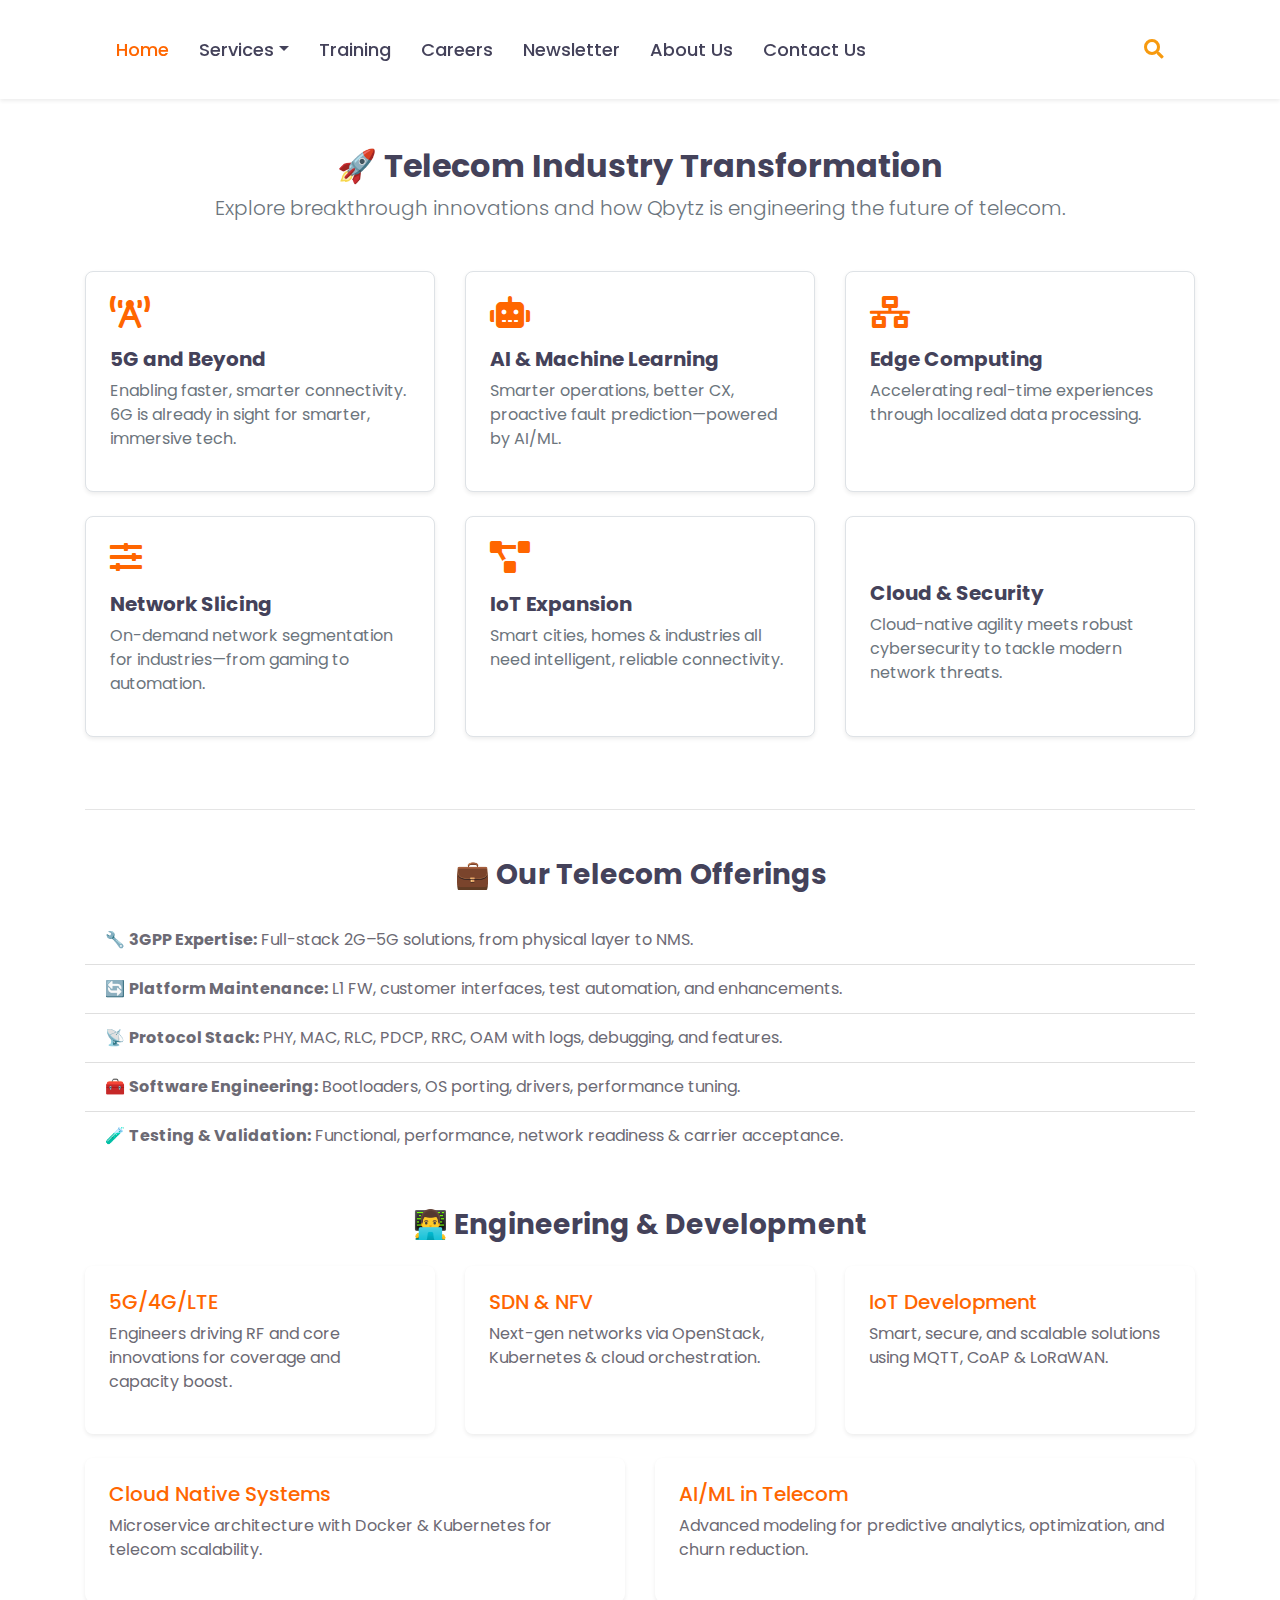
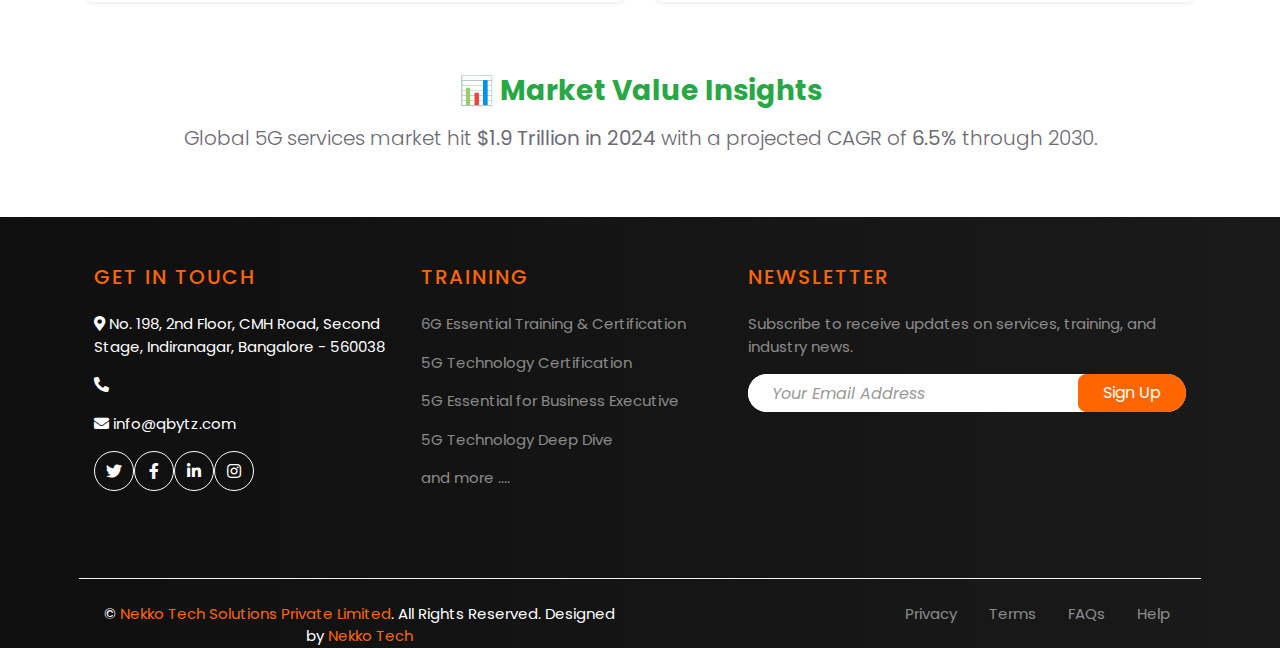
<file: telecom.html>
<!DOCTYPE html>
<html lang="en">

<head>
    <meta charset="utf-8">
    <title>Qbytz</title>
    <meta content="width=device-width, initial-scale=1.0" name="viewport">
    <meta content="Nekko Tech Website Templates" name="keywords">
    <meta content="Nekko Tech Website Templates" name="description">

    <!-- Favicon -->
    <link href="img/favicon.ico" rel="icon">

    <!-- Google Web Fonts -->
    <link rel="preconnect" href="https://fonts.gstatic.com">
    <link href="https://fonts.googleapis.com/css2?family=Poppins:wght@400;500;600;700&display=swap" rel="stylesheet"> 

    <!-- Font Awesome -->
    <link href="https://cdnjs.cloudflare.com/ajax/libs/font-awesome/5.10.0/css/all.min.css" rel="stylesheet">

    <!-- Libraries Stylesheet -->
    <link href="lib/owlcarousel/assets/owl.carousel.min.css" rel="stylesheet">

    <!-- Customized Bootstrap Stylesheet -->
    <link href="css/style.css" rel="stylesheet">

    <link rel="icon" type="image/x-icon" href="/img/favicon.jpg">
</head>
<style>
    .transition {
    transition: all 0.3s ease-in-out;
}
.hover-shadow:hover {
    box-shadow: 0 0.75rem 1.5rem rgba(240, 132, 10, 0.1) !important;
    transform: translateY(-5px);
}

</style>

<body>
    <!-- Topbar Start
    <div class="container-fluid d-none d-lg-block">
        <div class="row align-items-center py-4 px-xl-5">
            <div class="col-lg-3">
                <a href="" class="text-decoration-none">
                    <h1 class="m-0"><span class="text-primary">Q</span>BYTZ</h1>
                </a>
            </div>
            <div class="col-lg-3 text-right">
                <div class="d-inline-flex align-items-center">
                    <i class="fa fa-2x fa-map-marker-alt text-primary mr-3"></i>
                    <div class="text-left">
                        <h6 class="font-weight-semi-bold mb-1">Our Office</h6>
                        <small>No. 198, 2nd Floor, CMH Road, Second Stage, Indiranagar (Bangalore), Bangalore North, Bangalore- 560038, Karnataka</small>
                    </div>
                </div>
            </div>
            <div class="col-lg-3 text-right">
                <div class="d-inline-flex align-items-center">
                    <i class="fa fa-2x fa-envelope text-primary mr-3"></i>
                    <div class="text-left">
                        <h6 class="font-weight-semi-bold mb-1">Email Us</h6>
                        <small>info@qbytz.com</small>
                    </div>
                </div>
            </div>
            <div class="col-lg-3 text-right">
                <div class="d-inline-flex align-items-center">
                    <i class="fa fa-2x fa-phone text-primary mr-3"></i>
                    <div class="text-left">
                        <h6 class="font-weight-semi-bold mb-1">Call Us</h6>
                        <small>+012 345 6789</small>
                    </div>
                </div>
            </div>
        </div>
    </div>
    Topbar End -->


         <!-- Stylish Navbar Start -->
<div class="container-fluid bg-white shadow-sm sticky-top">
    <div class="container">
        <nav class="navbar navbar-expand-lg navbar-light py-3">
            <!-- Brand (mobile only) -->
            <a class="navbar-brand d-lg-none fw-bold fs-3 text-primary" href="#">
                <span class="text-dark">Q</span>BYTZ
            </a>

            <!-- Toggle button -->
            <button class="navbar-toggler" type="button" data-toggle="collapse" data-target="#navbarCollapse">
                <span class="navbar-toggler-icon"></span>
            </button>

            <!-- Navbar Items -->
            <div class="collapse navbar-collapse justify-content-between" id="navbarCollapse">
                <!-- Left Nav -->
                <ul class="navbar-nav align-items-center gap-lg-3">
                    <li class="nav-item">
                        <a class="nav-link active" href="index.html">Home</a>
                    </li>

                    <li class="nav-item dropdown">
                        <a class="nav-link dropdown-toggle" href="#" data-toggle="dropdown">Services</a>
                        <div class="dropdown-menu border-0 shadow-sm animate__animated animate__fadeIn">
                            <a class="dropdown-item" href="telecom.html">Telecom</a>
                            <a class="dropdown-item" href="embedded.html">Embedded Software</a>
                        </div>
                    </li>

                    <li class="nav-item">
                        <a class="nav-link" href="course.html">Training</a>
                    </li>

                    <li class="nav-item">
                        <a class="nav-link" href="teacher.html">Careers</a>
                    </li>

                    <li class="nav-item">
                        <a class="nav-link" href="newsletter.html">Newsletter</a>
                    </li>

                    <li class="nav-item">
                        <a class="nav-link" href="about.html">About Us</a>
                    </li>

                    <li class="nav-item">
                        <a class="nav-link" href="contact.html">Contact Us</a>
                    </li>
                </ul>

                <!-- Right Search Bar -->
                <div class="search-container ml-auto d-flex align-items-center">
                    <form action="">
                        <input type="search" placeholder="Search Here...">
                        <i class="fa fa-search"></i>
                    </form>
                </div>
            </div>
        </nav>
    </div>
</div>
<!-- Stylish Navbar End -->
<style>
    /* Modern Navbar Styling */
.navbar-nav .nav-link {
    font-weight: 500;
    color: #333;
    transition: color 0.3s ease;
}

.navbar-nav .nav-link:hover,
.navbar-nav .nav-link.active {
    color: #007bff;
}

.dropdown-menu {
    min-width: 180px;
    border-radius: 8px;
}

/* Animate.css optional (for dropdown fade-in effect) */
@import url('https://cdnjs.cloudflare.com/ajax/libs/animate.css/4.1.1/animate.min.css');

</style>

<!-- Telecom Content Start -->
<div class="container py-5">
    <div class="text-center mb-5">
        <h2 class="font-weight-bold display-5">🚀 Telecom Industry Transformation</h2>
        <p class="text-muted lead">Explore breakthrough innovations and how Qbytz is engineering the future of telecom.</p>
    </div>

    <div class="row">
        <!-- Trend Item -->
        <div class="col-md-6 col-lg-4 mb-4">
            <div class="bg-white border rounded shadow-sm p-4 h-100 transition hover-shadow">
                <div class="mb-3"><i class="fas fa-broadcast-tower fa-2x text-primary"></i></div>
                <h5 class="font-weight-bold">5G and Beyond</h5>
                <p class="text-muted">Enabling faster, smarter connectivity. 6G is already in sight for smarter, immersive tech.</p>
            </div>
        </div>

        <div class="col-md-6 col-lg-4 mb-4">
            <div class="bg-white border rounded shadow-sm p-4 h-100 transition hover-shadow">
                <div class="mb-3"><i class="fas fa-robot fa-2x text-primary"></i></div>
                <h5 class="font-weight-bold">AI & Machine Learning</h5>
                <p class="text-muted">Smarter operations, better CX, proactive fault prediction—powered by AI/ML.</p>
            </div>
        </div>

        <div class="col-md-6 col-lg-4 mb-4">
            <div class="bg-white border rounded shadow-sm p-4 h-100 transition hover-shadow">
                <div class="mb-3"><i class="fas fa-network-wired fa-2x text-primary"></i></div>
                <h5 class="font-weight-bold">Edge Computing</h5>
                <p class="text-muted">Accelerating real-time experiences through localized data processing.</p>
            </div>
        </div>

        <div class="col-md-6 col-lg-4 mb-4">
            <div class="bg-white border rounded shadow-sm p-4 h-100 transition hover-shadow">
                <div class="mb-3"><i class="fas fa-sliders-h fa-2x text-primary"></i></div>
                <h5 class="font-weight-bold">Network Slicing</h5>
                <p class="text-muted">On-demand network segmentation for industries—from gaming to automation.</p>
            </div>
        </div>

        <div class="col-md-6 col-lg-4 mb-4">
            <div class="bg-white border rounded shadow-sm p-4 h-100 transition hover-shadow">
                <div class="mb-3"><i class="fas fa-project-diagram fa-2x text-primary"></i></div>
                <h5 class="font-weight-bold">IoT Expansion</h5>
                <p class="text-muted">Smart cities, homes & industries all need intelligent, reliable connectivity.</p>
            </div>
        </div>

        <div class="col-md-6 col-lg-4 mb-4">
            <div class="bg-white border rounded shadow-sm p-4 h-100 transition hover-shadow">
                <div class="mb-3"><i class="fas fa-cloud-lock fa-2x text-primary"></i></div>
                <h5 class="font-weight-bold">Cloud & Security</h5>
                <p class="text-muted">Cloud-native agility meets robust cybersecurity to tackle modern network threats.</p>
            </div>
        </div>
    </div>

    <!-- Divider -->
    <hr class="my-5">

    <!-- Offerings -->
    <div class="mb-5">
        <h3 class="text-center mb-4 font-weight-bold">💼 Our Telecom Offerings</h3>
        <ul class="list-group list-group-flush">
            <li class="list-group-item">🔧 <strong>3GPP Expertise:</strong> Full-stack 2G–5G solutions, from physical layer to NMS.</li>
            <li class="list-group-item">🔄 <strong>Platform Maintenance:</strong> L1 FW, customer interfaces, test automation, and enhancements.</li>
            <li class="list-group-item">📡 <strong>Protocol Stack:</strong> PHY, MAC, RLC, PDCP, RRC, OAM with logs, debugging, and features.</li>
            <li class="list-group-item">🧰 <strong>Software Engineering:</strong> Bootloaders, OS porting, drivers, performance tuning.</li>
            <li class="list-group-item">🧪 <strong>Testing & Validation:</strong> Functional, performance, network readiness & carrier acceptance.</li>
        </ul>
    </div>

    <!-- Capabilities -->
    <div class="mb-5">
        <h3 class="text-center mb-4 font-weight-bold">👨‍💻 Engineering & Development</h3>
        <div class="row">
            <div class="col-md-6 col-lg-4 mb-4">
                <div class="bg-light p-4 rounded shadow-sm h-100">
                    <h5 class="text-primary">5G/4G/LTE</h5>
                    <p>Engineers driving RF and core innovations for coverage and capacity boost.</p>
                </div>
            </div>
            <div class="col-md-6 col-lg-4 mb-4">
                <div class="bg-light p-4 rounded shadow-sm h-100">
                    <h5 class="text-primary">SDN & NFV</h5>
                    <p>Next-gen networks via OpenStack, Kubernetes & cloud orchestration.</p>
                </div>
            </div>
            <div class="col-md-6 col-lg-4 mb-4">
                <div class="bg-light p-4 rounded shadow-sm h-100">
                    <h5 class="text-primary">IoT Development</h5>
                    <p>Smart, secure, and scalable solutions using MQTT, CoAP & LoRaWAN.</p>
                </div>
            </div>
            <div class="col-md-6 col-lg-6 mb-4">
                <div class="bg-light p-4 rounded shadow-sm h-100">
                    <h5 class="text-primary">Cloud Native Systems</h5>
                    <p>Microservice architecture with Docker & Kubernetes for telecom scalability.</p>
                </div>
            </div>
            <div class="col-md-6 col-lg-6 mb-4">
                <div class="bg-light p-4 rounded shadow-sm h-100">
                    <h5 class="text-primary">AI/ML in Telecom</h5>
                    <p>Advanced modeling for predictive analytics, optimization, and churn reduction.</p>
                </div>
            </div>
        </div>
    </div>

    <!-- Market Value -->
    <div class="text-center">
        <h3 class="text-success mb-3 font-weight-bold">📊 Market Value Insights</h3>
        <p class="lead">Global 5G services market hit <strong>$1.9 Trillion in 2024</strong> with a projected CAGR of <strong>6.5%</strong> through 2030.</p>
    </div>
</div>
<!-- Telecom Content End -->

<!-- Stylish Footer Start -->
<footer class="footer bg-dark text-white pt-5">
    <div class="container px-4">
        <div class="row gy-5">
            <!-- Contact Info -->
            <div class="col-lg-7">
                <div class="row">
                    <div class="col-md-6 mb-4">
                        <h5 class="text-primary text-uppercase mb-4" style="letter-spacing: 2px;">Get In Touch</h5>
                        <p><i class="fa fa-map-marker-alt me-2"></i>  No. 198, 2nd Floor, CMH Road, Second Stage, Indiranagar, Bangalore - 560038</p>
                        <p><i class="fa fa-phone-alt me-2"></i></p>
                        <p><i class="fa fa-envelope me-2"></i>  info@qbytz.com</p>
                        <div class="d-flex gap-2 mt-3">
                            <a class="btn btn-outline-light btn-square rounded-circle" href="#"><i class="fab fa-twitter"></i></a>
                            <a class="btn btn-outline-light btn-square rounded-circle" href="#"><i class="fab fa-facebook-f"></i></a>
                            <a class="btn btn-outline-light btn-square rounded-circle" href="#"><i class="fab fa-linkedin-in"></i></a>
                            <a class="btn btn-outline-light btn-square rounded-circle" href="#"><i class="fab fa-instagram"></i></a>
                        </div>
                    </div>

                    <div class="col-md-6 mb-4">
                        <h5 class="text-primary text-uppercase mb-4" style="letter-spacing: 2px;">Training</h5>
                        <p class="text-white-50">6G Essential Training & Certification</p>
                        <p class="text-white-50">5G Technology Certification</p>
                        <p class="text-white-50">5G Essential for Business Executive</p>
                        <p class="text-white-50">5G Technology Deep Dive</p>
                        <p class="text-white-50">and more ....</p>

                    </div>
                </div>
            </div>

            <!-- Newsletter -->
            <div class="col-lg-5">
                <h5 class="text-primary text-uppercase mb-4" style="letter-spacing: 2px;">Newsletter</h5>
                <p class="text-white-50">Subscribe to receive updates on services, training, and industry news.</p>
                <form action="subscribe.php" method="POST">
                    <div class="input-group rounded-pill overflow-hidden bg-white">
                        <input type="email" name="email" class="form-control border-0 px-4 py-3" placeholder="Your Email Address" required>
                        <button class="btn btn-primary px-4" type="submit">Sign Up</button>
                    </div>
                </form>
            </div>
        </div>

        <!-- Bottom Footer -->
        <div class="row mt-5 pt-4 border-top border-secondary">
            <div class="col-md-6 text-center text-md-start">
                <p class="mb-0">&copy; <a href="#" class="text-primary">Nekko Tech Solutions Private Limited</a>. All Rights Reserved. Designed by <a href="#" class="text-primary">Nekko Tech</a></p>
            </div>
            <div class="col-md-6 text-center text-md-end">
                <ul class="nav justify-content-center justify-content-md-end gap-3">
                    <li class="nav-item"><a class="nav-link text-white-50 py-0" href="privacy.html">Privacy</a></li>
                    <li class="nav-item"><a class="nav-link text-white-50 py-0" href="terms.html">Terms</a></li>
                    <li class="nav-item"><a class="nav-link text-white-50 py-0" href="FAQS.html">FAQs</a></li>
                    <li class="nav-item"><a class="nav-link text-white-50 py-0" href="help.html">Help</a></li>
                </ul>
            </div>
        </div>
    </div>
</footer>
<!-- Stylish Footer End -->
<style>
    /* Stylish Footer Enhancements */
.footer {
    background: linear-gradient(to right, #0f0f0f, #1a1a1a);
    font-size: 15px;
}

.footer .btn-square {
    width: 40px;
    height: 40px;
    display: inline-flex;
    align-items: center;
    justify-content: center;
    transition: background 0.3s, transform 0.3s;
}

.footer .btn-square:hover {
    background: #007bff;
    color: #fff;
    transform: translateY(-2px);
}

.footer .form-control:focus {
    box-shadow: none;
    border-color: #007bff;
}

.footer .nav-link:hover {
    color: #007bff !important;
    text-decoration: underline;
}

.footer input::placeholder {
    color: #999;
    font-style: italic;
}

</style>


<!-- Back to Top -->
<a href="#" class="btn btn-lg btn-primary btn-lg-square back-to-top"><i class="fa fa-angle-double-up"></i></a>

<!-- JavaScript Libraries -->
<script src="https://code.jquery.com/jquery-3.4.1.min.js"></script>
<script src="https://stackpath.bootstrapcdn.com/bootstrap/4.4.1/js/bootstrap.bundle.min.js"></script>
<script src="lib/easing/easing.min.js"></script>
<script src="lib/owlcarousel/owl.carousel.min.js"></script>

<!-- Contact Javascript File -->
<script src="mail/jqBootstrapValidation.min.js"></script>
<script src="mail/contact.js"></script>

<!-- Template Javascript -->
<script src="js/main.js"></script>
</body>

</html>
</file>
<file: css/style.css>
/******* Bootstrap Theming ********/
/*!
 * Bootstrap v4.5.3 (https://getbootstrap.com/)
 * Copyright 2011-2020 The Bootstrap Authors
 * Copyright 2011-2020 Twitter, Inc.
 * Licensed under MIT (https://github.com/twbs/bootstrap/blob/main/LICENSE)
 */
:root {
  --blue: #007bff;
  --indigo: #6610f2;
  --purple: #6f42c1;
  --pink: #e83e8c;
  --red: #dc3545;
  --orange: #fd7e14;
  --yellow: #ffc107;
  --green: #28a745;
  --teal: #20c997;
  --cyan: #17a2b8;
  --white: #fff;
  --gray: #6c757d;
  --gray-dark: #343a40;
  --primary: #FF6600;
  --secondary: #F2F1F8;
  --success: #28a745;
  --info: #17a2b8;
  --warning: #ffc107;
  --danger: #dc3545;
  --light: #FFFFFF;
  --dark: #44425A;
  --breakpoint-xs: 0;
  --breakpoint-sm: 576px;
  --breakpoint-md: 768px;
  --breakpoint-lg: 992px;
  --breakpoint-xl: 1200px;
  --font-family-sans-serif: "Poppins", sans-serif;
  --font-family-monospace: SFMono-Regular, Menlo, Monaco, Consolas, "Liberation Mono", "Courier New", monospace;
}

*,
*::before,
*::after {
  box-sizing: border-box;
}

html {
  font-family: sans-serif;
  line-height: 1.15;
  -webkit-text-size-adjust: 100%;
  -webkit-tap-highlight-color: rgba(0, 0, 0, 0);
}

article, aside, figcaption, figure, footer, header, hgroup, main, nav, section {
  display: block;
}

body {
  margin: 0;
  font-family: "Poppins", sans-serif;
  font-size: 1rem;
  font-weight: 400;
  line-height: 1.5;
  color: #6C6A74;
  text-align: left;
  background-color: #fff;
}

[tabindex="-1"]:focus:not(:focus-visible) {
  outline: 0 !important;
}

hr {
  box-sizing: content-box;
  height: 0;
  overflow: visible;
}

h1, h2, h3, h4, h5, h6 {
  margin-top: 0;
  margin-bottom: 0.5rem;
}

p {
  margin-top: 0;
  margin-bottom: 1rem;
}

abbr[title],
abbr[data-original-title] {
  text-decoration: underline;
  text-decoration: underline dotted;
  cursor: help;
  border-bottom: 0;
  text-decoration-skip-ink: none;
}

address {
  margin-bottom: 1rem;
  font-style: normal;
  line-height: inherit;
}

ol,
ul,
dl {
  margin-top: 0;
  margin-bottom: 1rem;
}

ol ol,
ul ul,
ol ul,
ul ol {
  margin-bottom: 0;
}

dt {
  font-weight: 700;
}

dd {
  margin-bottom: .5rem;
  margin-left: 0;
}

blockquote {
  margin: 0 0 1rem;
}

b,
strong {
  font-weight: bolder;
}

small {
  font-size: 80%;
}

sub,
sup {
  position: relative;
  font-size: 75%;
  line-height: 0;
  vertical-align: baseline;
}

sub {
  bottom: -.25em;
}

sup {
  top: -.5em;
}

a {
  color: #FF6600;
  text-decoration: none;
  background-color: transparent;
}

a:hover {
  color: #b34700;
  text-decoration: underline;
}

a:not([href]):not([class]) {
  color: inherit;
  text-decoration: none;
}

a:not([href]):not([class]):hover {
  color: inherit;
  text-decoration: none;
}

pre,
code,
kbd,
samp {
  font-family: SFMono-Regular, Menlo, Monaco, Consolas, "Liberation Mono", "Courier New", monospace;
  font-size: 1em;
}

pre {
  margin-top: 0;
  margin-bottom: 1rem;
  overflow: auto;
  -ms-overflow-style: scrollbar;
}

figure {
  margin: 0 0 1rem;
}

img {
  vertical-align: middle;
  border-style: none;
}

svg {
  overflow: hidden;
  vertical-align: middle;
}

table {
  border-collapse: collapse;
}

caption {
  padding-top: 0.75rem;
  padding-bottom: 0.75rem;
  color: #6c757d;
  text-align: left;
  caption-side: bottom;
}

th {
  text-align: inherit;
  text-align: -webkit-match-parent;
}

label {
  display: inline-block;
  margin-bottom: 0.5rem;
}

button {
  border-radius: 0;
}

button:focus {
  outline: 1px dotted;
  outline: 5px auto -webkit-focus-ring-color;
}

input,
button,
select,
optgroup,
textarea {
  margin: 0;
  font-family: inherit;
  font-size: inherit;
  line-height: inherit;
}

button,
input {
  overflow: visible;
}

button,
select {
  text-transform: none;
}

[role="button"] {
  cursor: pointer;
}

select {
  word-wrap: normal;
}

button,
[type="button"],
[type="reset"],
[type="submit"] {
  -webkit-appearance: button;
}

button:not(:disabled),
[type="button"]:not(:disabled),
[type="reset"]:not(:disabled),
[type="submit"]:not(:disabled) {
  cursor: pointer;
}

button::-moz-focus-inner,
[type="button"]::-moz-focus-inner,
[type="reset"]::-moz-focus-inner,
[type="submit"]::-moz-focus-inner {
  padding: 0;
  border-style: none;
}

input[type="radio"],
input[type="checkbox"] {
  box-sizing: border-box;
  padding: 0;
}

textarea {
  overflow: auto;
  resize: vertical;
}

fieldset {
  min-width: 0;
  padding: 0;
  margin: 0;
  border: 0;
}

legend {
  display: block;
  width: 100%;
  max-width: 100%;
  padding: 0;
  margin-bottom: .5rem;
  font-size: 1.5rem;
  line-height: inherit;
  color: inherit;
  white-space: normal;
}

@media (max-width: 1200px) {
  legend {
    font-size: calc(1.275rem + 0.3vw) ;
  }
}

progress {
  vertical-align: baseline;
}

[type="number"]::-webkit-inner-spin-button,
[type="number"]::-webkit-outer-spin-button {
  height: auto;
}

[type="search"] {
  outline-offset: -2px;
  -webkit-appearance: none;
}

[type="search"]::-webkit-search-decoration {
  -webkit-appearance: none;
}

::-webkit-file-upload-button {
  font: inherit;
  -webkit-appearance: button;
}

output {
  display: inline-block;
}

summary {
  display: list-item;
  cursor: pointer;
}

template {
  display: none;
}

[hidden] {
  display: none !important;
}

h1, h2, h3, h4, h5, h6,
.h1, .h2, .h3, .h4, .h5, .h6 {
  margin-bottom: 0.5rem;
  font-weight: 500;
  line-height: 1.2;
  color: #44425A;
}

h1, .h1 {
  font-size: 2.5rem;
}

@media (max-width: 1200px) {
  h1, .h1 {
    font-size: calc(1.375rem + 1.5vw) ;
  }
}

h2, .h2 {
  font-size: 2rem;
}

@media (max-width: 1200px) {
  h2, .h2 {
    font-size: calc(1.325rem + 0.9vw) ;
  }
}

h3, .h3 {
  font-size: 1.75rem;
}

@media (max-width: 1200px) {
  h3, .h3 {
    font-size: calc(1.3rem + 0.6vw) ;
  }
}

h4, .h4 {
  font-size: 1.5rem;
}

@media (max-width: 1200px) {
  h4, .h4 {
    font-size: calc(1.275rem + 0.3vw) ;
  }
}

h5, .h5 {
  font-size: 1.25rem;
}

h6, .h6 {
  font-size: 1rem;
}

.lead {
  font-size: 1.25rem;
  font-weight: 300;
}

.display-1 {
  font-size: 6rem;
  font-weight: 300;
  line-height: 1.2;
}

@media (max-width: 1200px) {
  .display-1 {
    font-size: calc(1.725rem + 5.7vw) ;
  }
}

.display-2 {
  font-size: 5.5rem;
  font-weight: 300;
  line-height: 1.2;
}

@media (max-width: 1200px) {
  .display-2 {
    font-size: calc(1.675rem + 5.1vw) ;
  }
}

.display-3 {
  font-size: 4.5rem;
  font-weight: 300;
  line-height: 1.2;
}

@media (max-width: 1200px) {
  .display-3 {
    font-size: calc(1.575rem + 3.9vw) ;
  }
}

.display-4 {
  font-size: 3.5rem;
  font-weight: 300;
  line-height: 1.2;
}

@media (max-width: 1200px) {
  .display-4 {
    font-size: calc(1.475rem + 2.7vw) ;
  }
}

hr {
  margin-top: 1rem;
  margin-bottom: 1rem;
  border: 0;
  border-top: 1px solid rgba(0, 0, 0, 0.1);
}

small,
.small {
  font-size: 80%;
  font-weight: 400;
}

mark,
.mark {
  padding: 0.2em;
  background-color: #fcf8e3;
}

.list-unstyled {
  padding-left: 0;
  list-style: none;
}

.list-inline {
  padding-left: 0;
  list-style: none;
}

.list-inline-item {
  display: inline-block;
}

.list-inline-item:not(:last-child) {
  margin-right: 0.5rem;
}

.initialism {
  font-size: 90%;
  text-transform: uppercase;
}

.blockquote {
  margin-bottom: 1rem;
  font-size: 1.25rem;
}

.blockquote-footer {
  display: block;
  font-size: 80%;
  color: #6c757d;
}

.blockquote-footer::before {
  content: "\2014\00A0";
}

.img-fluid {
  max-width: 100%;
  height: auto;
}

.img-thumbnail {
  padding: 0.25rem;
  background-color: #fff;
  border: 1px solid #dee2e6;
  border-radius: 8px;
  max-width: 100%;
  height: auto;
}

.figure {
  display: inline-block;
}

.figure-img {
  margin-bottom: 0.5rem;
  line-height: 1;
}

.figure-caption {
  font-size: 90%;
  color: #6c757d;
}

code {
  font-size: 87.5%;
  color: #e83e8c;
  word-wrap: break-word;
}

a > code {
  color: inherit;
}

kbd {
  padding: 0.2rem 0.4rem;
  font-size: 87.5%;
  color: #fff;
  background-color: #212529;
  border-radius: 0.2rem;
}

kbd kbd {
  padding: 0;
  font-size: 100%;
  font-weight: 700;
}

pre {
  display: block;
  font-size: 87.5%;
  color: #212529;
}

pre code {
  font-size: inherit;
  color: inherit;
  word-break: normal;
}

.pre-scrollable {
  max-height: 340px;
  overflow-y: scroll;
}

.container,
.container-fluid,
.container-sm,
.container-md,
.container-lg,
.container-xl {
  width: 100%;
  padding-right: 15px;
  padding-left: 15px;
  margin-right: auto;
  margin-left: auto;
}

@media (min-width: 576px) {
  .container, .container-sm {
    max-width: 540px;
  }
}

@media (min-width: 768px) {
  .container, .container-sm, .container-md {
    max-width: 720px;
  }
}

@media (min-width: 992px) {
  .container, .container-sm, .container-md, .container-lg {
    max-width: 960px;
  }
}

@media (min-width: 1200px) {
  .container, .container-sm, .container-md, .container-lg, .container-xl {
    max-width: 1140px;
  }
}

.row {
  display: flex;
  flex-wrap: wrap;
  margin-right: -15px;
  margin-left: -15px;
}

.no-gutters {
  margin-right: 0;
  margin-left: 0;
}

.no-gutters > .col,
.no-gutters > [class*="col-"] {
  padding-right: 0;
  padding-left: 0;
}

.col-1, .col-2, .col-3, .col-4, .col-5, .col-6, .col-7, .col-8, .col-9, .col-10, .col-11, .col-12, .col,
.col-auto, .col-sm-1, .col-sm-2, .col-sm-3, .col-sm-4, .col-sm-5, .col-sm-6, .col-sm-7, .col-sm-8, .col-sm-9, .col-sm-10, .col-sm-11, .col-sm-12, .col-sm,
.col-sm-auto, .col-md-1, .col-md-2, .col-md-3, .col-md-4, .col-md-5, .col-md-6, .col-md-7, .col-md-8, .col-md-9, .col-md-10, .col-md-11, .col-md-12, .col-md,
.col-md-auto, .col-lg-1, .col-lg-2, .col-lg-3, .col-lg-4, .col-lg-5, .col-lg-6, .col-lg-7, .col-lg-8, .col-lg-9, .col-lg-10, .col-lg-11, .col-lg-12, .col-lg,
.col-lg-auto, .col-xl-1, .col-xl-2, .col-xl-3, .col-xl-4, .col-xl-5, .col-xl-6, .col-xl-7, .col-xl-8, .col-xl-9, .col-xl-10, .col-xl-11, .col-xl-12, .col-xl,
.col-xl-auto {
  position: relative;
  width: 100%;
  padding-right: 15px;
  padding-left: 15px;
}

.col {
  flex-basis: 0;
  flex-grow: 1;
  max-width: 100%;
}

.row-cols-1 > * {
  flex: 0 0 100%;
  max-width: 100%;
}

.row-cols-2 > * {
  flex: 0 0 50%;
  max-width: 50%;
}

.row-cols-3 > * {
  flex: 0 0 33.33333%;
  max-width: 33.33333%;
}

.row-cols-4 > * {
  flex: 0 0 25%;
  max-width: 25%;
}

.row-cols-5 > * {
  flex: 0 0 20%;
  max-width: 20%;
}

.row-cols-6 > * {
  flex: 0 0 16.66667%;
  max-width: 16.66667%;
}

.col-auto {
  flex: 0 0 auto;
  width: auto;
  max-width: 100%;
}

.col-1 {
  flex: 0 0 8.33333%;
  max-width: 8.33333%;
}

.col-2 {
  flex: 0 0 16.66667%;
  max-width: 16.66667%;
}

.col-3 {
  flex: 0 0 25%;
  max-width: 25%;
}

.col-4 {
  flex: 0 0 33.33333%;
  max-width: 33.33333%;
}

.col-5 {
  flex: 0 0 41.66667%;
  max-width: 41.66667%;
}

.col-6 {
  flex: 0 0 50%;
  max-width: 50%;
}

.col-7 {
  flex: 0 0 58.33333%;
  max-width: 58.33333%;
}

.col-8 {
  flex: 0 0 66.66667%;
  max-width: 66.66667%;
}

.col-9 {
  flex: 0 0 75%;
  max-width: 75%;
}

.col-10 {
  flex: 0 0 83.33333%;
  max-width: 83.33333%;
}

.col-11 {
  flex: 0 0 91.66667%;
  max-width: 91.66667%;
}

.col-12 {
  flex: 0 0 100%;
  max-width: 100%;
}

.order-first {
  order: -1;
}

.order-last {
  order: 13;
}

.order-0 {
  order: 0;
}

.order-1 {
  order: 1;
}

.order-2 {
  order: 2;
}

.order-3 {
  order: 3;
}

.order-4 {
  order: 4;
}

.order-5 {
  order: 5;
}

.order-6 {
  order: 6;
}

.order-7 {
  order: 7;
}

.order-8 {
  order: 8;
}

.order-9 {
  order: 9;
}

.order-10 {
  order: 10;
}

.order-11 {
  order: 11;
}

.order-12 {
  order: 12;
}

.offset-1 {
  margin-left: 8.33333%;
}

.offset-2 {
  margin-left: 16.66667%;
}

.offset-3 {
  margin-left: 25%;
}

.offset-4 {
  margin-left: 33.33333%;
}

.offset-5 {
  margin-left: 41.66667%;
}

.offset-6 {
  margin-left: 50%;
}

.offset-7 {
  margin-left: 58.33333%;
}

.offset-8 {
  margin-left: 66.66667%;
}

.offset-9 {
  margin-left: 75%;
}

.offset-10 {
  margin-left: 83.33333%;
}

.offset-11 {
  margin-left: 91.66667%;
}

@media (min-width: 576px) {
  .col-sm {
    flex-basis: 0;
    flex-grow: 1;
    max-width: 100%;
  }
  .row-cols-sm-1 > * {
    flex: 0 0 100%;
    max-width: 100%;
  }
  .row-cols-sm-2 > * {
    flex: 0 0 50%;
    max-width: 50%;
  }
  .row-cols-sm-3 > * {
    flex: 0 0 33.33333%;
    max-width: 33.33333%;
  }
  .row-cols-sm-4 > * {
    flex: 0 0 25%;
    max-width: 25%;
  }
  .row-cols-sm-5 > * {
    flex: 0 0 20%;
    max-width: 20%;
  }
  .row-cols-sm-6 > * {
    flex: 0 0 16.66667%;
    max-width: 16.66667%;
  }
  .col-sm-auto {
    flex: 0 0 auto;
    width: auto;
    max-width: 100%;
  }
  .col-sm-1 {
    flex: 0 0 8.33333%;
    max-width: 8.33333%;
  }
  .col-sm-2 {
    flex: 0 0 16.66667%;
    max-width: 16.66667%;
  }
  .col-sm-3 {
    flex: 0 0 25%;
    max-width: 25%;
  }
  .col-sm-4 {
    flex: 0 0 33.33333%;
    max-width: 33.33333%;
  }
  .col-sm-5 {
    flex: 0 0 41.66667%;
    max-width: 41.66667%;
  }
  .col-sm-6 {
    flex: 0 0 50%;
    max-width: 50%;
  }
  .col-sm-7 {
    flex: 0 0 58.33333%;
    max-width: 58.33333%;
  }
  .col-sm-8 {
    flex: 0 0 66.66667%;
    max-width: 66.66667%;
  }
  .col-sm-9 {
    flex: 0 0 75%;
    max-width: 75%;
  }
  .col-sm-10 {
    flex: 0 0 83.33333%;
    max-width: 83.33333%;
  }
  .col-sm-11 {
    flex: 0 0 91.66667%;
    max-width: 91.66667%;
  }
  .col-sm-12 {
    flex: 0 0 100%;
    max-width: 100%;
  }
  .order-sm-first {
    order: -1;
  }
  .order-sm-last {
    order: 13;
  }
  .order-sm-0 {
    order: 0;
  }
  .order-sm-1 {
    order: 1;
  }
  .order-sm-2 {
    order: 2;
  }
  .order-sm-3 {
    order: 3;
  }
  .order-sm-4 {
    order: 4;
  }
  .order-sm-5 {
    order: 5;
  }
  .order-sm-6 {
    order: 6;
  }
  .order-sm-7 {
    order: 7;
  }
  .order-sm-8 {
    order: 8;
  }
  .order-sm-9 {
    order: 9;
  }
  .order-sm-10 {
    order: 10;
  }
  .order-sm-11 {
    order: 11;
  }
  .order-sm-12 {
    order: 12;
  }
  .offset-sm-0 {
    margin-left: 0;
  }
  .offset-sm-1 {
    margin-left: 8.33333%;
  }
  .offset-sm-2 {
    margin-left: 16.66667%;
  }
  .offset-sm-3 {
    margin-left: 25%;
  }
  .offset-sm-4 {
    margin-left: 33.33333%;
  }
  .offset-sm-5 {
    margin-left: 41.66667%;
  }
  .offset-sm-6 {
    margin-left: 50%;
  }
  .offset-sm-7 {
    margin-left: 58.33333%;
  }
  .offset-sm-8 {
    margin-left: 66.66667%;
  }
  .offset-sm-9 {
    margin-left: 75%;
  }
  .offset-sm-10 {
    margin-left: 83.33333%;
  }
  .offset-sm-11 {
    margin-left: 91.66667%;
  }
}

@media (min-width: 768px) {
  .col-md {
    flex-basis: 0;
    flex-grow: 1;
    max-width: 100%;
  }
  .row-cols-md-1 > * {
    flex: 0 0 100%;
    max-width: 100%;
  }
  .row-cols-md-2 > * {
    flex: 0 0 50%;
    max-width: 50%;
  }
  .row-cols-md-3 > * {
    flex: 0 0 33.33333%;
    max-width: 33.33333%;
  }
  .row-cols-md-4 > * {
    flex: 0 0 25%;
    max-width: 25%;
  }
  .row-cols-md-5 > * {
    flex: 0 0 20%;
    max-width: 20%;
  }
  .row-cols-md-6 > * {
    flex: 0 0 16.66667%;
    max-width: 16.66667%;
  }
  .col-md-auto {
    flex: 0 0 auto;
    width: auto;
    max-width: 100%;
  }
  .col-md-1 {
    flex: 0 0 8.33333%;
    max-width: 8.33333%;
  }
  .col-md-2 {
    flex: 0 0 16.66667%;
    max-width: 16.66667%;
  }
  .col-md-3 {
    flex: 0 0 25%;
    max-width: 25%;
  }
  .col-md-4 {
    flex: 0 0 33.33333%;
    max-width: 33.33333%;
  }
  .col-md-5 {
    flex: 0 0 41.66667%;
    max-width: 41.66667%;
  }
  .col-md-6 {
    flex: 0 0 50%;
    max-width: 50%;
  }
  .col-md-7 {
    flex: 0 0 58.33333%;
    max-width: 58.33333%;
  }
  .col-md-8 {
    flex: 0 0 66.66667%;
    max-width: 66.66667%;
  }
  .col-md-9 {
    flex: 0 0 75%;
    max-width: 75%;
  }
  .col-md-10 {
    flex: 0 0 83.33333%;
    max-width: 83.33333%;
  }
  .col-md-11 {
    flex: 0 0 91.66667%;
    max-width: 91.66667%;
  }
  .col-md-12 {
    flex: 0 0 100%;
    max-width: 100%;
  }
  .order-md-first {
    order: -1;
  }
  .order-md-last {
    order: 13;
  }
  .order-md-0 {
    order: 0;
  }
  .order-md-1 {
    order: 1;
  }
  .order-md-2 {
    order: 2;
  }
  .order-md-3 {
    order: 3;
  }
  .order-md-4 {
    order: 4;
  }
  .order-md-5 {
    order: 5;
  }
  .order-md-6 {
    order: 6;
  }
  .order-md-7 {
    order: 7;
  }
  .order-md-8 {
    order: 8;
  }
  .order-md-9 {
    order: 9;
  }
  .order-md-10 {
    order: 10;
  }
  .order-md-11 {
    order: 11;
  }
  .order-md-12 {
    order: 12;
  }
  .offset-md-0 {
    margin-left: 0;
  }
  .offset-md-1 {
    margin-left: 8.33333%;
  }
  .offset-md-2 {
    margin-left: 16.66667%;
  }
  .offset-md-3 {
    margin-left: 25%;
  }
  .offset-md-4 {
    margin-left: 33.33333%;
  }
  .offset-md-5 {
    margin-left: 41.66667%;
  }
  .offset-md-6 {
    margin-left: 50%;
  }
  .offset-md-7 {
    margin-left: 58.33333%;
  }
  .offset-md-8 {
    margin-left: 66.66667%;
  }
  .offset-md-9 {
    margin-left: 75%;
  }
  .offset-md-10 {
    margin-left: 83.33333%;
  }
  .offset-md-11 {
    margin-left: 91.66667%;
  }
}

@media (min-width: 992px) {
  .col-lg {
    flex-basis: 0;
    flex-grow: 1;
    max-width: 100%;
  }
  .row-cols-lg-1 > * {
    flex: 0 0 100%;
    max-width: 100%;
  }
  .row-cols-lg-2 > * {
    flex: 0 0 50%;
    max-width: 50%;
  }
  .row-cols-lg-3 > * {
    flex: 0 0 33.33333%;
    max-width: 33.33333%;
  }
  .row-cols-lg-4 > * {
    flex: 0 0 25%;
    max-width: 25%;
  }
  .row-cols-lg-5 > * {
    flex: 0 0 20%;
    max-width: 20%;
  }
  .row-cols-lg-6 > * {
    flex: 0 0 16.66667%;
    max-width: 16.66667%;
  }
  .col-lg-auto {
    flex: 0 0 auto;
    width: auto;
    max-width: 100%;
  }
  .col-lg-1 {
    flex: 0 0 8.33333%;
    max-width: 8.33333%;
  }
  .col-lg-2 {
    flex: 0 0 16.66667%;
    max-width: 16.66667%;
  }
  .col-lg-3 {
    flex: 0 0 25%;
    max-width: 25%;
  }
  .col-lg-4 {
    flex: 0 0 33.33333%;
    max-width: 33.33333%;
  }
  .col-lg-5 {
    flex: 0 0 41.66667%;
    max-width: 41.66667%;
  }
  .col-lg-6 {
    flex: 0 0 50%;
    max-width: 50%;
  }
  .col-lg-7 {
    flex: 0 0 58.33333%;
    max-width: 58.33333%;
  }
  .col-lg-8 {
    flex: 0 0 66.66667%;
    max-width: 66.66667%;
  }
  .col-lg-9 {
    flex: 0 0 75%;
    max-width: 75%;
  }
  .col-lg-10 {
    flex: 0 0 83.33333%;
    max-width: 83.33333%;
  }
  .col-lg-11 {
    flex: 0 0 91.66667%;
    max-width: 91.66667%;
  }
  .col-lg-12 {
    flex: 0 0 100%;
    max-width: 100%;
  }
  .order-lg-first {
    order: -1;
  }
  .order-lg-last {
    order: 13;
  }
  .order-lg-0 {
    order: 0;
  }
  .order-lg-1 {
    order: 1;
  }
  .order-lg-2 {
    order: 2;
  }
  .order-lg-3 {
    order: 3;
  }
  .order-lg-4 {
    order: 4;
  }
  .order-lg-5 {
    order: 5;
  }
  .order-lg-6 {
    order: 6;
  }
  .order-lg-7 {
    order: 7;
  }
  .order-lg-8 {
    order: 8;
  }
  .order-lg-9 {
    order: 9;
  }
  .order-lg-10 {
    order: 10;
  }
  .order-lg-11 {
    order: 11;
  }
  .order-lg-12 {
    order: 12;
  }
  .offset-lg-0 {
    margin-left: 0;
  }
  .offset-lg-1 {
    margin-left: 8.33333%;
  }
  .offset-lg-2 {
    margin-left: 16.66667%;
  }
  .offset-lg-3 {
    margin-left: 25%;
  }
  .offset-lg-4 {
    margin-left: 33.33333%;
  }
  .offset-lg-5 {
    margin-left: 41.66667%;
  }
  .offset-lg-6 {
    margin-left: 50%;
  }
  .offset-lg-7 {
    margin-left: 58.33333%;
  }
  .offset-lg-8 {
    margin-left: 66.66667%;
  }
  .offset-lg-9 {
    margin-left: 75%;
  }
  .offset-lg-10 {
    margin-left: 83.33333%;
  }
  .offset-lg-11 {
    margin-left: 91.66667%;
  }
}

@media (min-width: 1200px) {
  .col-xl {
    flex-basis: 0;
    flex-grow: 1;
    max-width: 100%;
  }
  .row-cols-xl-1 > * {
    flex: 0 0 100%;
    max-width: 100%;
  }
  .row-cols-xl-2 > * {
    flex: 0 0 50%;
    max-width: 50%;
  }
  .row-cols-xl-3 > * {
    flex: 0 0 33.33333%;
    max-width: 33.33333%;
  }
  .row-cols-xl-4 > * {
    flex: 0 0 25%;
    max-width: 25%;
  }
  .row-cols-xl-5 > * {
    flex: 0 0 20%;
    max-width: 20%;
  }
  .row-cols-xl-6 > * {
    flex: 0 0 16.66667%;
    max-width: 16.66667%;
  }
  .col-xl-auto {
    flex: 0 0 auto;
    width: auto;
    max-width: 100%;
  }
  .col-xl-1 {
    flex: 0 0 8.33333%;
    max-width: 8.33333%;
  }
  .col-xl-2 {
    flex: 0 0 16.66667%;
    max-width: 16.66667%;
  }
  .col-xl-3 {
    flex: 0 0 25%;
    max-width: 25%;
  }
  .col-xl-4 {
    flex: 0 0 33.33333%;
    max-width: 33.33333%;
  }
  .col-xl-5 {
    flex: 0 0 41.66667%;
    max-width: 41.66667%;
  }
  .col-xl-6 {
    flex: 0 0 50%;
    max-width: 50%;
  }
  .col-xl-7 {
    flex: 0 0 58.33333%;
    max-width: 58.33333%;
  }
  .col-xl-8 {
    flex: 0 0 66.66667%;
    max-width: 66.66667%;
  }
  .col-xl-9 {
    flex: 0 0 75%;
    max-width: 75%;
  }
  .col-xl-10 {
    flex: 0 0 83.33333%;
    max-width: 83.33333%;
  }
  .col-xl-11 {
    flex: 0 0 91.66667%;
    max-width: 91.66667%;
  }
  .col-xl-12 {
    flex: 0 0 100%;
    max-width: 100%;
  }
  .order-xl-first {
    order: -1;
  }
  .order-xl-last {
    order: 13;
  }
  .order-xl-0 {
    order: 0;
  }
  .order-xl-1 {
    order: 1;
  }
  .order-xl-2 {
    order: 2;
  }
  .order-xl-3 {
    order: 3;
  }
  .order-xl-4 {
    order: 4;
  }
  .order-xl-5 {
    order: 5;
  }
  .order-xl-6 {
    order: 6;
  }
  .order-xl-7 {
    order: 7;
  }
  .order-xl-8 {
    order: 8;
  }
  .order-xl-9 {
    order: 9;
  }
  .order-xl-10 {
    order: 10;
  }
  .order-xl-11 {
    order: 11;
  }
  .order-xl-12 {
    order: 12;
  }
  .offset-xl-0 {
    margin-left: 0;
  }
  .offset-xl-1 {
    margin-left: 8.33333%;
  }
  .offset-xl-2 {
    margin-left: 16.66667%;
  }
  .offset-xl-3 {
    margin-left: 25%;
  }
  .offset-xl-4 {
    margin-left: 33.33333%;
  }
  .offset-xl-5 {
    margin-left: 41.66667%;
  }
  .offset-xl-6 {
    margin-left: 50%;
  }
  .offset-xl-7 {
    margin-left: 58.33333%;
  }
  .offset-xl-8 {
    margin-left: 66.66667%;
  }
  .offset-xl-9 {
    margin-left: 75%;
  }
  .offset-xl-10 {
    margin-left: 83.33333%;
  }
  .offset-xl-11 {
    margin-left: 91.66667%;
  }
}

.table {
  width: 100%;
  margin-bottom: 1rem;
  color: #6C6A74;
}

.table th,
.table td {
  padding: 0.75rem;
  vertical-align: top;
  border-top: 1px solid #dee2e6;
}

.table thead th {
  vertical-align: bottom;
  border-bottom: 2px solid #dee2e6;
}

.table tbody + tbody {
  border-top: 2px solid #dee2e6;
}

.table-sm th,
.table-sm td {
  padding: 0.3rem;
}

.table-bordered {
  border: 1px solid #dee2e6;
}

.table-bordered th,
.table-bordered td {
  border: 1px solid #dee2e6;
}

.table-bordered thead th,
.table-bordered thead td {
  border-bottom-width: 2px;
}

.table-borderless th,
.table-borderless td,
.table-borderless thead th,
.table-borderless tbody + tbody {
  border: 0;
}

.table-striped tbody tr:nth-of-type(odd) {
  background-color: rgba(0, 0, 0, 0.05);
}

.table-hover tbody tr:hover {
  color: #6C6A74;
  background-color: rgba(0, 0, 0, 0.075);
}

.table-primary,
.table-primary > th,
.table-primary > td {
  background-color: #ffd4b8;
}

.table-primary th,
.table-primary td,
.table-primary thead th,
.table-primary tbody + tbody {
  border-color: #ffaf7a;
}

.table-hover .table-primary:hover {
  background-color: #ffc59f;
}

.table-hover .table-primary:hover > td,
.table-hover .table-primary:hover > th {
  background-color: #ffc59f;
}

.table-secondary,
.table-secondary > th,
.table-secondary > td {
  background-color: #fbfbfd;
}

.table-secondary th,
.table-secondary td,
.table-secondary thead th,
.table-secondary tbody + tbody {
  border-color: #f8f8fb;
}

.table-hover .table-secondary:hover {
  background-color: #eaeaf5;
}

.table-hover .table-secondary:hover > td,
.table-hover .table-secondary:hover > th {
  background-color: #eaeaf5;
}

.table-success,
.table-success > th,
.table-success > td {
  background-color: #c3e6cb;
}

.table-success th,
.table-success td,
.table-success thead th,
.table-success tbody + tbody {
  border-color: #8fd19e;
}

.table-hover .table-success:hover {
  background-color: #b1dfbb;
}

.table-hover .table-success:hover > td,
.table-hover .table-success:hover > th {
  background-color: #b1dfbb;
}

.table-info,
.table-info > th,
.table-info > td {
  background-color: #bee5eb;
}

.table-info th,
.table-info td,
.table-info thead th,
.table-info tbody + tbody {
  border-color: #86cfda;
}

.table-hover .table-info:hover {
  background-color: #abdde5;
}

.table-hover .table-info:hover > td,
.table-hover .table-info:hover > th {
  background-color: #abdde5;
}

.table-warning,
.table-warning > th,
.table-warning > td {
  background-color: #ffeeba;
}

.table-warning th,
.table-warning td,
.table-warning thead th,
.table-warning tbody + tbody {
  border-color: #ffdf7e;
}

.table-hover .table-warning:hover {
  background-color: #ffe8a1;
}

.table-hover .table-warning:hover > td,
.table-hover .table-warning:hover > th {
  background-color: #ffe8a1;
}

.table-danger,
.table-danger > th,
.table-danger > td {
  background-color: #f5c6cb;
}

.table-danger th,
.table-danger td,
.table-danger thead th,
.table-danger tbody + tbody {
  border-color: #ed969e;
}

.table-hover .table-danger:hover {
  background-color: #f1b0b7;
}

.table-hover .table-danger:hover > td,
.table-hover .table-danger:hover > th {
  background-color: #f1b0b7;
}

.table-light,
.table-light > th,
.table-light > td {
  background-color: white;
}

.table-light th,
.table-light td,
.table-light thead th,
.table-light tbody + tbody {
  border-color: white;
}

.table-hover .table-light:hover {
  background-color: #f2f2f2;
}

.table-hover .table-light:hover > td,
.table-hover .table-light:hover > th {
  background-color: #f2f2f2;
}

.table-dark,
.table-dark > th,
.table-dark > td {
  background-color: #cbcad1;
}

.table-dark th,
.table-dark td,
.table-dark thead th,
.table-dark tbody + tbody {
  border-color: #9e9da9;
}

.table-hover .table-dark:hover {
  background-color: #bebcc5;
}

.table-hover .table-dark:hover > td,
.table-hover .table-dark:hover > th {
  background-color: #bebcc5;
}

.table-active,
.table-active > th,
.table-active > td {
  background-color: rgba(0, 0, 0, 0.075);
}

.table-hover .table-active:hover {
  background-color: rgba(0, 0, 0, 0.075);
}

.table-hover .table-active:hover > td,
.table-hover .table-active:hover > th {
  background-color: rgba(0, 0, 0, 0.075);
}

.table .thead-dark th {
  color: #fff;
  background-color: #343a40;
  border-color: #454d55;
}

.table .thead-light th {
  color: #495057;
  background-color: #e9ecef;
  border-color: #dee2e6;
}

.table-dark {
  color: #fff;
  background-color: #343a40;
}

.table-dark th,
.table-dark td,
.table-dark thead th {
  border-color: #454d55;
}

.table-dark.table-bordered {
  border: 0;
}

.table-dark.table-striped tbody tr:nth-of-type(odd) {
  background-color: rgba(255, 255, 255, 0.05);
}

.table-dark.table-hover tbody tr:hover {
  color: #fff;
  background-color: rgba(255, 255, 255, 0.075);
}

@media (max-width: 575.98px) {
  .table-responsive-sm {
    display: block;
    width: 100%;
    overflow-x: auto;
    -webkit-overflow-scrolling: touch;
  }
  .table-responsive-sm > .table-bordered {
    border: 0;
  }
}

@media (max-width: 767.98px) {
  .table-responsive-md {
    display: block;
    width: 100%;
    overflow-x: auto;
    -webkit-overflow-scrolling: touch;
  }
  .table-responsive-md > .table-bordered {
    border: 0;
  }
}

@media (max-width: 991.98px) {
  .table-responsive-lg {
    display: block;
    width: 100%;
    overflow-x: auto;
    -webkit-overflow-scrolling: touch;
  }
  .table-responsive-lg > .table-bordered {
    border: 0;
  }
}

@media (max-width: 1199.98px) {
  .table-responsive-xl {
    display: block;
    width: 100%;
    overflow-x: auto;
    -webkit-overflow-scrolling: touch;
  }
  .table-responsive-xl > .table-bordered {
    border: 0;
  }
}

.table-responsive {
  display: block;
  width: 100%;
  overflow-x: auto;
  -webkit-overflow-scrolling: touch;
}

.table-responsive > .table-bordered {
  border: 0;
}

.form-control {
  display: block;
  width: 100%;
  height: calc(1.5em + 0.75rem + 2px);
  padding: 0.375rem 0.75rem;
  font-size: 1rem;
  font-weight: 400;
  line-height: 1.5;
  color: #495057;
  background-color: #fff;
  background-clip: padding-box;
  border: 1px solid #ced4da;
  border-radius: 8px;
  transition: border-color 0.15s ease-in-out, box-shadow 0.15s ease-in-out;
}

@media (prefers-reduced-motion: reduce) {
  .form-control {
    transition: none;
  }
}

.form-control::-ms-expand {
  background-color: transparent;
  border: 0;
}

.form-control:-moz-focusring {
  color: transparent;
  text-shadow: 0 0 0 #495057;
}

.form-control:focus {
  color: #495057;
  background-color: #fff;
  border-color: #ffb380;
  outline: 0;
  box-shadow: 0 0 0 0.2rem rgba(255, 102, 0, 0.25);
}

.form-control::placeholder {
  color: #6c757d;
  opacity: 1;
}

.form-control:disabled, .form-control[readonly] {
  background-color: #e9ecef;
  opacity: 1;
}

input[type="date"].form-control,
input[type="time"].form-control,
input[type="datetime-local"].form-control,
input[type="month"].form-control {
  appearance: none;
}

select.form-control:focus::-ms-value {
  color: #495057;
  background-color: #fff;
}

.form-control-file,
.form-control-range {
  display: block;
  width: 100%;
}

.col-form-label {
  padding-top: calc(0.375rem + 1px);
  padding-bottom: calc(0.375rem + 1px);
  margin-bottom: 0;
  font-size: inherit;
  line-height: 1.5;
}

.col-form-label-lg {
  padding-top: calc(0.5rem + 1px);
  padding-bottom: calc(0.5rem + 1px);
  font-size: 1.25rem;
  line-height: 1.5;
}

.col-form-label-sm {
  padding-top: calc(0.25rem + 1px);
  padding-bottom: calc(0.25rem + 1px);
  font-size: 0.875rem;
  line-height: 1.5;
}

.form-control-plaintext {
  display: block;
  width: 100%;
  padding: 0.375rem 0;
  margin-bottom: 0;
  font-size: 1rem;
  line-height: 1.5;
  color: #6C6A74;
  background-color: transparent;
  border: solid transparent;
  border-width: 1px 0;
}

.form-control-plaintext.form-control-sm, .form-control-plaintext.form-control-lg {
  padding-right: 0;
  padding-left: 0;
}

.form-control-sm {
  height: calc(1.5em + 0.5rem + 2px);
  padding: 0.25rem 0.5rem;
  font-size: 0.875rem;
  line-height: 1.5;
  border-radius: 0.2rem;
}

.form-control-lg {
  height: calc(1.5em + 1rem + 2px);
  padding: 0.5rem 1rem;
  font-size: 1.25rem;
  line-height: 1.5;
  border-radius: 0.3rem;
}

select.form-control[size], select.form-control[multiple] {
  height: auto;
}

textarea.form-control {
  height: auto;
}

.form-group {
  margin-bottom: 1rem;
}

.form-text {
  display: block;
  margin-top: 0.25rem;
}

.form-row {
  display: flex;
  flex-wrap: wrap;
  margin-right: -5px;
  margin-left: -5px;
}

.form-row > .col,
.form-row > [class*="col-"] {
  padding-right: 5px;
  padding-left: 5px;
}

.form-check {
  position: relative;
  display: block;
  padding-left: 1.25rem;
}

.form-check-input {
  position: absolute;
  margin-top: 0.3rem;
  margin-left: -1.25rem;
}

.form-check-input[disabled] ~ .form-check-label,
.form-check-input:disabled ~ .form-check-label {
  color: #6c757d;
}

.form-check-label {
  margin-bottom: 0;
}

.form-check-inline {
  display: inline-flex;
  align-items: center;
  padding-left: 0;
  margin-right: 0.75rem;
}

.form-check-inline .form-check-input {
  position: static;
  margin-top: 0;
  margin-right: 0.3125rem;
  margin-left: 0;
}

.valid-feedback {
  display: none;
  width: 100%;
  margin-top: 0.25rem;
  font-size: 80%;
  color: #28a745;
}

.valid-tooltip {
  position: absolute;
  top: 100%;
  left: 0;
  z-index: 5;
  display: none;
  max-width: 100%;
  padding: 0.25rem 0.5rem;
  margin-top: .1rem;
  font-size: 0.875rem;
  line-height: 1.5;
  color: #fff;
  background-color: rgba(40, 167, 69, 0.9);
  border-radius: 8px;
}

.was-validated :valid ~ .valid-feedback,
.was-validated :valid ~ .valid-tooltip,
.is-valid ~ .valid-feedback,
.is-valid ~ .valid-tooltip {
  display: block;
}

.was-validated .form-control:valid, .form-control.is-valid {
  border-color: #28a745;
  padding-right: calc(1.5em + 0.75rem);
  background-image: url("data:image/svg+xml,%3csvg xmlns='http://www.w3.org/2000/svg' width='8' height='8' viewBox='0 0 8 8'%3e%3cpath fill='%2328a745' d='M2.3 6.73L.6 4.53c-.4-1.04.46-1.4 1.1-.8l1.1 1.4 3.4-3.8c.6-.63 1.6-.27 1.2.7l-4 4.6c-.43.5-.8.4-1.1.1z'/%3e%3c/svg%3e");
  background-repeat: no-repeat;
  background-position: right calc(0.375em + 0.1875rem) center;
  background-size: calc(0.75em + 0.375rem) calc(0.75em + 0.375rem);
}

.was-validated .form-control:valid:focus, .form-control.is-valid:focus {
  border-color: #28a745;
  box-shadow: 0 0 0 0.2rem rgba(40, 167, 69, 0.25);
}

.was-validated textarea.form-control:valid, textarea.form-control.is-valid {
  padding-right: calc(1.5em + 0.75rem);
  background-position: top calc(0.375em + 0.1875rem) right calc(0.375em + 0.1875rem);
}

.was-validated .custom-select:valid, .custom-select.is-valid {
  border-color: #28a745;
  padding-right: calc(0.75em + 2.3125rem);
  background: url("data:image/svg+xml,%3csvg xmlns='http://www.w3.org/2000/svg' width='4' height='5' viewBox='0 0 4 5'%3e%3cpath fill='%23343a40' d='M2 0L0 2h4zm0 5L0 3h4z'/%3e%3c/svg%3e") no-repeat right 0.75rem center/8px 10px, url("data:image/svg+xml,%3csvg xmlns='http://www.w3.org/2000/svg' width='8' height='8' viewBox='0 0 8 8'%3e%3cpath fill='%2328a745' d='M2.3 6.73L.6 4.53c-.4-1.04.46-1.4 1.1-.8l1.1 1.4 3.4-3.8c.6-.63 1.6-.27 1.2.7l-4 4.6c-.43.5-.8.4-1.1.1z'/%3e%3c/svg%3e") #fff no-repeat center right 1.75rem/calc(0.75em + 0.375rem) calc(0.75em + 0.375rem);
}

.was-validated .custom-select:valid:focus, .custom-select.is-valid:focus {
  border-color: #28a745;
  box-shadow: 0 0 0 0.2rem rgba(40, 167, 69, 0.25);
}

.was-validated .form-check-input:valid ~ .form-check-label, .form-check-input.is-valid ~ .form-check-label {
  color: #28a745;
}

.was-validated .form-check-input:valid ~ .valid-feedback,
.was-validated .form-check-input:valid ~ .valid-tooltip, .form-check-input.is-valid ~ .valid-feedback,
.form-check-input.is-valid ~ .valid-tooltip {
  display: block;
}

.was-validated .custom-control-input:valid ~ .custom-control-label, .custom-control-input.is-valid ~ .custom-control-label {
  color: #28a745;
}

.was-validated .custom-control-input:valid ~ .custom-control-label::before, .custom-control-input.is-valid ~ .custom-control-label::before {
  border-color: #28a745;
}

.was-validated .custom-control-input:valid:checked ~ .custom-control-label::before, .custom-control-input.is-valid:checked ~ .custom-control-label::before {
  border-color: #34ce57;
  background-color: #34ce57;
}

.was-validated .custom-control-input:valid:focus ~ .custom-control-label::before, .custom-control-input.is-valid:focus ~ .custom-control-label::before {
  box-shadow: 0 0 0 0.2rem rgba(40, 167, 69, 0.25);
}

.was-validated .custom-control-input:valid:focus:not(:checked) ~ .custom-control-label::before, .custom-control-input.is-valid:focus:not(:checked) ~ .custom-control-label::before {
  border-color: #28a745;
}

.was-validated .custom-file-input:valid ~ .custom-file-label, .custom-file-input.is-valid ~ .custom-file-label {
  border-color: #28a745;
}

.was-validated .custom-file-input:valid:focus ~ .custom-file-label, .custom-file-input.is-valid:focus ~ .custom-file-label {
  border-color: #28a745;
  box-shadow: 0 0 0 0.2rem rgba(40, 167, 69, 0.25);
}

.invalid-feedback {
  display: none;
  width: 100%;
  margin-top: 0.25rem;
  font-size: 80%;
  color: #dc3545;
}

.invalid-tooltip {
  position: absolute;
  top: 100%;
  left: 0;
  z-index: 5;
  display: none;
  max-width: 100%;
  padding: 0.25rem 0.5rem;
  margin-top: .1rem;
  font-size: 0.875rem;
  line-height: 1.5;
  color: #fff;
  background-color: rgba(220, 53, 69, 0.9);
  border-radius: 8px;
}

.was-validated :invalid ~ .invalid-feedback,
.was-validated :invalid ~ .invalid-tooltip,
.is-invalid ~ .invalid-feedback,
.is-invalid ~ .invalid-tooltip {
  display: block;
}

.was-validated .form-control:invalid, .form-control.is-invalid {
  border-color: #dc3545;
  padding-right: calc(1.5em + 0.75rem);
  background-image: url("data:image/svg+xml,%3csvg xmlns='http://www.w3.org/2000/svg' width='12' height='12' fill='none' stroke='%23dc3545' viewBox='0 0 12 12'%3e%3ccircle cx='6' cy='6' r='4.5'/%3e%3cpath stroke-linejoin='round' d='M5.8 3.6h.4L6 6.5z'/%3e%3ccircle cx='6' cy='8.2' r='.6' fill='%23dc3545' stroke='none'/%3e%3c/svg%3e");
  background-repeat: no-repeat;
  background-position: right calc(0.375em + 0.1875rem) center;
  background-size: calc(0.75em + 0.375rem) calc(0.75em + 0.375rem);
}

.was-validated .form-control:invalid:focus, .form-control.is-invalid:focus {
  border-color: #dc3545;
  box-shadow: 0 0 0 0.2rem rgba(220, 53, 69, 0.25);
}

.was-validated textarea.form-control:invalid, textarea.form-control.is-invalid {
  padding-right: calc(1.5em + 0.75rem);
  background-position: top calc(0.375em + 0.1875rem) right calc(0.375em + 0.1875rem);
}

.was-validated .custom-select:invalid, .custom-select.is-invalid {
  border-color: #dc3545;
  padding-right: calc(0.75em + 2.3125rem);
  background: url("data:image/svg+xml,%3csvg xmlns='http://www.w3.org/2000/svg' width='4' height='5' viewBox='0 0 4 5'%3e%3cpath fill='%23343a40' d='M2 0L0 2h4zm0 5L0 3h4z'/%3e%3c/svg%3e") no-repeat right 0.75rem center/8px 10px, url("data:image/svg+xml,%3csvg xmlns='http://www.w3.org/2000/svg' width='12' height='12' fill='none' stroke='%23dc3545' viewBox='0 0 12 12'%3e%3ccircle cx='6' cy='6' r='4.5'/%3e%3cpath stroke-linejoin='round' d='M5.8 3.6h.4L6 6.5z'/%3e%3ccircle cx='6' cy='8.2' r='.6' fill='%23dc3545' stroke='none'/%3e%3c/svg%3e") #fff no-repeat center right 1.75rem/calc(0.75em + 0.375rem) calc(0.75em + 0.375rem);
}

.was-validated .custom-select:invalid:focus, .custom-select.is-invalid:focus {
  border-color: #dc3545;
  box-shadow: 0 0 0 0.2rem rgba(220, 53, 69, 0.25);
}

.was-validated .form-check-input:invalid ~ .form-check-label, .form-check-input.is-invalid ~ .form-check-label {
  color: #dc3545;
}

.was-validated .form-check-input:invalid ~ .invalid-feedback,
.was-validated .form-check-input:invalid ~ .invalid-tooltip, .form-check-input.is-invalid ~ .invalid-feedback,
.form-check-input.is-invalid ~ .invalid-tooltip {
  display: block;
}

.was-validated .custom-control-input:invalid ~ .custom-control-label, .custom-control-input.is-invalid ~ .custom-control-label {
  color: #dc3545;
}

.was-validated .custom-control-input:invalid ~ .custom-control-label::before, .custom-control-input.is-invalid ~ .custom-control-label::before {
  border-color: #dc3545;
}

.was-validated .custom-control-input:invalid:checked ~ .custom-control-label::before, .custom-control-input.is-invalid:checked ~ .custom-control-label::before {
  border-color: #e4606d;
  background-color: #e4606d;
}

.was-validated .custom-control-input:invalid:focus ~ .custom-control-label::before, .custom-control-input.is-invalid:focus ~ .custom-control-label::before {
  box-shadow: 0 0 0 0.2rem rgba(220, 53, 69, 0.25);
}

.was-validated .custom-control-input:invalid:focus:not(:checked) ~ .custom-control-label::before, .custom-control-input.is-invalid:focus:not(:checked) ~ .custom-control-label::before {
  border-color: #dc3545;
}

.was-validated .custom-file-input:invalid ~ .custom-file-label, .custom-file-input.is-invalid ~ .custom-file-label {
  border-color: #dc3545;
}

.was-validated .custom-file-input:invalid:focus ~ .custom-file-label, .custom-file-input.is-invalid:focus ~ .custom-file-label {
  border-color: #dc3545;
  box-shadow: 0 0 0 0.2rem rgba(220, 53, 69, 0.25);
}

.form-inline {
  display: flex;
  flex-flow: row wrap;
  align-items: center;
}

.form-inline .form-check {
  width: 100%;
}

@media (min-width: 576px) {
  .form-inline label {
    display: flex;
    align-items: center;
    justify-content: center;
    margin-bottom: 0;
  }
  .form-inline .form-group {
    display: flex;
    flex: 0 0 auto;
    flex-flow: row wrap;
    align-items: center;
    margin-bottom: 0;
  }
  .form-inline .form-control {
    display: inline-block;
    width: auto;
    vertical-align: middle;
  }
  .form-inline .form-control-plaintext {
    display: inline-block;
  }
  .form-inline .input-group,
  .form-inline .custom-select {
    width: auto;
  }
  .form-inline .form-check {
    display: flex;
    align-items: center;
    justify-content: center;
    width: auto;
    padding-left: 0;
  }
  .form-inline .form-check-input {
    position: relative;
    flex-shrink: 0;
    margin-top: 0;
    margin-right: 0.25rem;
    margin-left: 0;
  }
  .form-inline .custom-control {
    align-items: center;
    justify-content: center;
  }
  .form-inline .custom-control-label {
    margin-bottom: 0;
  }
}

.btn {
  display: inline-block;
  font-weight: 400;
  color: #6C6A74;
  text-align: center;
  vertical-align: middle;
  user-select: none;
  background-color: transparent;
  border: 1px solid transparent;
  padding: 0.375rem 0.75rem;
  font-size: 1rem;
  line-height: 1.5;
  border-radius: 8px;
  transition: color 0.15s ease-in-out, background-color 0.15s ease-in-out, border-color 0.15s ease-in-out, box-shadow 0.15s ease-in-out;
}

@media (prefers-reduced-motion: reduce) {
  .btn {
    transition: none;
  }
}

.btn:hover {
  color: #6C6A74;
  text-decoration: none;
}

.btn:focus, .btn.focus {
  outline: 0;
  box-shadow: 0 0 0 0.2rem rgba(255, 102, 0, 0.25);
}

.btn.disabled, .btn:disabled {
  opacity: 0.65;
}

.btn:not(:disabled):not(.disabled) {
  cursor: pointer;
}

a.btn.disabled,
fieldset:disabled a.btn {
  pointer-events: none;
}

.btn-primary {
  color: #fff;
  background-color: #FF6600;
  border-color: #FF6600;
}

.btn-primary:hover {
  color: #fff;
  background-color: #d95700;
  border-color: #cc5200;
}

.btn-primary:focus, .btn-primary.focus {
  color: #fff;
  background-color: #d95700;
  border-color: #cc5200;
  box-shadow: 0 0 0 0.2rem rgba(255, 125, 38, 0.5);
}

.btn-primary.disabled, .btn-primary:disabled {
  color: #fff;
  background-color: #FF6600;
  border-color: #FF6600;
}

.btn-primary:not(:disabled):not(.disabled):active, .btn-primary:not(:disabled):not(.disabled).active,
.show > .btn-primary.dropdown-toggle {
  color: #fff;
  background-color: #cc5200;
  border-color: #bf4d00;
}

.btn-primary:not(:disabled):not(.disabled):active:focus, .btn-primary:not(:disabled):not(.disabled).active:focus,
.show > .btn-primary.dropdown-toggle:focus {
  box-shadow: 0 0 0 0.2rem rgba(255, 125, 38, 0.5);
}

.btn-secondary {
  color: #212529;
  background-color: #F2F1F8;
  border-color: #F2F1F8;
}

.btn-secondary:hover {
  color: #212529;
  background-color: #dad8eb;
  border-color: #d2cfe7;
}

.btn-secondary:focus, .btn-secondary.focus {
  color: #212529;
  background-color: #dad8eb;
  border-color: #d2cfe7;
  box-shadow: 0 0 0 0.2rem rgba(211, 210, 217, 0.5);
}

.btn-secondary.disabled, .btn-secondary:disabled {
  color: #212529;
  background-color: #F2F1F8;
  border-color: #F2F1F8;
}

.btn-secondary:not(:disabled):not(.disabled):active, .btn-secondary:not(:disabled):not(.disabled).active,
.show > .btn-secondary.dropdown-toggle {
  color: #212529;
  background-color: #d2cfe7;
  border-color: #cbc7e3;
}

.btn-secondary:not(:disabled):not(.disabled):active:focus, .btn-secondary:not(:disabled):not(.disabled).active:focus,
.show > .btn-secondary.dropdown-toggle:focus {
  box-shadow: 0 0 0 0.2rem rgba(211, 210, 217, 0.5);
}

.btn-success {
  color: #fff;
  background-color: #28a745;
  border-color: #28a745;
}

.btn-success:hover {
  color: #fff;
  background-color: #218838;
  border-color: #1e7e34;
}

.btn-success:focus, .btn-success.focus {
  color: #fff;
  background-color: #218838;
  border-color: #1e7e34;
  box-shadow: 0 0 0 0.2rem rgba(72, 180, 97, 0.5);
}

.btn-success.disabled, .btn-success:disabled {
  color: #fff;
  background-color: #28a745;
  border-color: #28a745;
}

.btn-success:not(:disabled):not(.disabled):active, .btn-success:not(:disabled):not(.disabled).active,
.show > .btn-success.dropdown-toggle {
  color: #fff;
  background-color: #1e7e34;
  border-color: #1c7430;
}

.btn-success:not(:disabled):not(.disabled):active:focus, .btn-success:not(:disabled):not(.disabled).active:focus,
.show > .btn-success.dropdown-toggle:focus {
  box-shadow: 0 0 0 0.2rem rgba(72, 180, 97, 0.5);
}

.btn-info {
  color: #fff;
  background-color: #17a2b8;
  border-color: #17a2b8;
}

.btn-info:hover {
  color: #fff;
  background-color: #138496;
  border-color: #117a8b;
}

.btn-info:focus, .btn-info.focus {
  color: #fff;
  background-color: #138496;
  border-color: #117a8b;
  box-shadow: 0 0 0 0.2rem rgba(58, 176, 195, 0.5);
}

.btn-info.disabled, .btn-info:disabled {
  color: #fff;
  background-color: #17a2b8;
  border-color: #17a2b8;
}

.btn-info:not(:disabled):not(.disabled):active, .btn-info:not(:disabled):not(.disabled).active,
.show > .btn-info.dropdown-toggle {
  color: #fff;
  background-color: #117a8b;
  border-color: #10707f;
}

.btn-info:not(:disabled):not(.disabled):active:focus, .btn-info:not(:disabled):not(.disabled).active:focus,
.show > .btn-info.dropdown-toggle:focus {
  box-shadow: 0 0 0 0.2rem rgba(58, 176, 195, 0.5);
}

.btn-warning {
  color: #212529;
  background-color: #ffc107;
  border-color: #ffc107;
}

.btn-warning:hover {
  color: #212529;
  background-color: #e0a800;
  border-color: #d39e00;
}

.btn-warning:focus, .btn-warning.focus {
  color: #212529;
  background-color: #e0a800;
  border-color: #d39e00;
  box-shadow: 0 0 0 0.2rem rgba(222, 170, 12, 0.5);
}

.btn-warning.disabled, .btn-warning:disabled {
  color: #212529;
  background-color: #ffc107;
  border-color: #ffc107;
}

.btn-warning:not(:disabled):not(.disabled):active, .btn-warning:not(:disabled):not(.disabled).active,
.show > .btn-warning.dropdown-toggle {
  color: #212529;
  background-color: #d39e00;
  border-color: #c69500;
}

.btn-warning:not(:disabled):not(.disabled):active:focus, .btn-warning:not(:disabled):not(.disabled).active:focus,
.show > .btn-warning.dropdown-toggle:focus {
  box-shadow: 0 0 0 0.2rem rgba(222, 170, 12, 0.5);
}

.btn-danger {
  color: #fff;
  background-color: #dc3545;
  border-color: #dc3545;
}

.btn-danger:hover {
  color: #fff;
  background-color: #c82333;
  border-color: #bd2130;
}

.btn-danger:focus, .btn-danger.focus {
  color: #fff;
  background-color: #c82333;
  border-color: #bd2130;
  box-shadow: 0 0 0 0.2rem rgba(225, 83, 97, 0.5);
}

.btn-danger.disabled, .btn-danger:disabled {
  color: #fff;
  background-color: #dc3545;
  border-color: #dc3545;
}

.btn-danger:not(:disabled):not(.disabled):active, .btn-danger:not(:disabled):not(.disabled).active,
.show > .btn-danger.dropdown-toggle {
  color: #fff;
  background-color: #bd2130;
  border-color: #b21f2d;
}

.btn-danger:not(:disabled):not(.disabled):active:focus, .btn-danger:not(:disabled):not(.disabled).active:focus,
.show > .btn-danger.dropdown-toggle:focus {
  box-shadow: 0 0 0 0.2rem rgba(225, 83, 97, 0.5);
}

.btn-light {
  color: #212529;
  background-color: #FFFFFF;
  border-color: #FFFFFF;
}

.btn-light:hover {
  color: #212529;
  background-color: #ececec;
  border-color: #e6e6e6;
}

.btn-light:focus, .btn-light.focus {
  color: #212529;
  background-color: #ececec;
  border-color: #e6e6e6;
  box-shadow: 0 0 0 0.2rem rgba(222, 222, 223, 0.5);
}

.btn-light.disabled, .btn-light:disabled {
  color: #212529;
  background-color: #FFFFFF;
  border-color: #FFFFFF;
}

.btn-light:not(:disabled):not(.disabled):active, .btn-light:not(:disabled):not(.disabled).active,
.show > .btn-light.dropdown-toggle {
  color: #212529;
  background-color: #e6e6e6;
  border-color: #dfdfdf;
}

.btn-light:not(:disabled):not(.disabled):active:focus, .btn-light:not(:disabled):not(.disabled).active:focus,
.show > .btn-light.dropdown-toggle:focus {
  box-shadow: 0 0 0 0.2rem rgba(222, 222, 223, 0.5);
}

.btn-dark {
  color: #fff;
  background-color: #44425A;
  border-color: #44425A;
}

.btn-dark:hover {
  color: #fff;
  background-color: #333244;
  border-color: #2e2c3d;
}

.btn-dark:focus, .btn-dark.focus {
  color: #fff;
  background-color: #333244;
  border-color: #2e2c3d;
  box-shadow: 0 0 0 0.2rem rgba(96, 94, 115, 0.5);
}

.btn-dark.disabled, .btn-dark:disabled {
  color: #fff;
  background-color: #44425A;
  border-color: #44425A;
}

.btn-dark:not(:disabled):not(.disabled):active, .btn-dark:not(:disabled):not(.disabled).active,
.show > .btn-dark.dropdown-toggle {
  color: #fff;
  background-color: #2e2c3d;
  border-color: #282735;
}

.btn-dark:not(:disabled):not(.disabled):active:focus, .btn-dark:not(:disabled):not(.disabled).active:focus,
.show > .btn-dark.dropdown-toggle:focus {
  box-shadow: 0 0 0 0.2rem rgba(96, 94, 115, 0.5);
}

.btn-outline-primary {
  color: #FF6600;
  border-color: #FF6600;
}

.btn-outline-primary:hover {
  color: #fff;
  background-color: #FF6600;
  border-color: #FF6600;
}

.btn-outline-primary:focus, .btn-outline-primary.focus {
  box-shadow: 0 0 0 0.2rem rgba(255, 102, 0, 0.5);
}

.btn-outline-primary.disabled, .btn-outline-primary:disabled {
  color: #FF6600;
  background-color: transparent;
}

.btn-outline-primary:not(:disabled):not(.disabled):active, .btn-outline-primary:not(:disabled):not(.disabled).active,
.show > .btn-outline-primary.dropdown-toggle {
  color: #fff;
  background-color: #FF6600;
  border-color: #FF6600;
}

.btn-outline-primary:not(:disabled):not(.disabled):active:focus, .btn-outline-primary:not(:disabled):not(.disabled).active:focus,
.show > .btn-outline-primary.dropdown-toggle:focus {
  box-shadow: 0 0 0 0.2rem rgba(255, 102, 0, 0.5);
}

.btn-outline-secondary {
  color: #F2F1F8;
  border-color: #F2F1F8;
}

.btn-outline-secondary:hover {
  color: #212529;
  background-color: #F2F1F8;
  border-color: #F2F1F8;
}

.btn-outline-secondary:focus, .btn-outline-secondary.focus {
  box-shadow: 0 0 0 0.2rem rgba(242, 241, 248, 0.5);
}

.btn-outline-secondary.disabled, .btn-outline-secondary:disabled {
  color: #F2F1F8;
  background-color: transparent;
}

.btn-outline-secondary:not(:disabled):not(.disabled):active, .btn-outline-secondary:not(:disabled):not(.disabled).active,
.show > .btn-outline-secondary.dropdown-toggle {
  color: #212529;
  background-color: #F2F1F8;
  border-color: #F2F1F8;
}

.btn-outline-secondary:not(:disabled):not(.disabled):active:focus, .btn-outline-secondary:not(:disabled):not(.disabled).active:focus,
.show > .btn-outline-secondary.dropdown-toggle:focus {
  box-shadow: 0 0 0 0.2rem rgba(242, 241, 248, 0.5);
}

.btn-outline-success {
  color: #28a745;
  border-color: #28a745;
}

.btn-outline-success:hover {
  color: #fff;
  background-color: #28a745;
  border-color: #28a745;
}

.btn-outline-success:focus, .btn-outline-success.focus {
  box-shadow: 0 0 0 0.2rem rgba(40, 167, 69, 0.5);
}

.btn-outline-success.disabled, .btn-outline-success:disabled {
  color: #28a745;
  background-color: transparent;
}

.btn-outline-success:not(:disabled):not(.disabled):active, .btn-outline-success:not(:disabled):not(.disabled).active,
.show > .btn-outline-success.dropdown-toggle {
  color: #fff;
  background-color: #28a745;
  border-color: #28a745;
}

.btn-outline-success:not(:disabled):not(.disabled):active:focus, .btn-outline-success:not(:disabled):not(.disabled).active:focus,
.show > .btn-outline-success.dropdown-toggle:focus {
  box-shadow: 0 0 0 0.2rem rgba(40, 167, 69, 0.5);
}

.btn-outline-info {
  color: #17a2b8;
  border-color: #17a2b8;
}

.btn-outline-info:hover {
  color: #fff;
  background-color: #17a2b8;
  border-color: #17a2b8;
}

.btn-outline-info:focus, .btn-outline-info.focus {
  box-shadow: 0 0 0 0.2rem rgba(23, 162, 184, 0.5);
}

.btn-outline-info.disabled, .btn-outline-info:disabled {
  color: #17a2b8;
  background-color: transparent;
}

.btn-outline-info:not(:disabled):not(.disabled):active, .btn-outline-info:not(:disabled):not(.disabled).active,
.show > .btn-outline-info.dropdown-toggle {
  color: #fff;
  background-color: #17a2b8;
  border-color: #17a2b8;
}

.btn-outline-info:not(:disabled):not(.disabled):active:focus, .btn-outline-info:not(:disabled):not(.disabled).active:focus,
.show > .btn-outline-info.dropdown-toggle:focus {
  box-shadow: 0 0 0 0.2rem rgba(23, 162, 184, 0.5);
}

.btn-outline-warning {
  color: #ffc107;
  border-color: #ffc107;
}

.btn-outline-warning:hover {
  color: #212529;
  background-color: #ffc107;
  border-color: #ffc107;
}

.btn-outline-warning:focus, .btn-outline-warning.focus {
  box-shadow: 0 0 0 0.2rem rgba(255, 193, 7, 0.5);
}

.btn-outline-warning.disabled, .btn-outline-warning:disabled {
  color: #ffc107;
  background-color: transparent;
}

.btn-outline-warning:not(:disabled):not(.disabled):active, .btn-outline-warning:not(:disabled):not(.disabled).active,
.show > .btn-outline-warning.dropdown-toggle {
  color: #212529;
  background-color: #ffc107;
  border-color: #ffc107;
}

.btn-outline-warning:not(:disabled):not(.disabled):active:focus, .btn-outline-warning:not(:disabled):not(.disabled).active:focus,
.show > .btn-outline-warning.dropdown-toggle:focus {
  box-shadow: 0 0 0 0.2rem rgba(255, 193, 7, 0.5);
}

.btn-outline-danger {
  color: #dc3545;
  border-color: #dc3545;
}

.btn-outline-danger:hover {
  color: #fff;
  background-color: #dc3545;
  border-color: #dc3545;
}

.btn-outline-danger:focus, .btn-outline-danger.focus {
  box-shadow: 0 0 0 0.2rem rgba(220, 53, 69, 0.5);
}

.btn-outline-danger.disabled, .btn-outline-danger:disabled {
  color: #dc3545;
  background-color: transparent;
}

.btn-outline-danger:not(:disabled):not(.disabled):active, .btn-outline-danger:not(:disabled):not(.disabled).active,
.show > .btn-outline-danger.dropdown-toggle {
  color: #fff;
  background-color: #dc3545;
  border-color: #dc3545;
}

.btn-outline-danger:not(:disabled):not(.disabled):active:focus, .btn-outline-danger:not(:disabled):not(.disabled).active:focus,
.show > .btn-outline-danger.dropdown-toggle:focus {
  box-shadow: 0 0 0 0.2rem rgba(220, 53, 69, 0.5);
}

.btn-outline-light {
  color: #FFFFFF;
  border-color: #FFFFFF;
}

.btn-outline-light:hover {
  color: #212529;
  background-color: #FFFFFF;
  border-color: #FFFFFF;
}

.btn-outline-light:focus, .btn-outline-light.focus {
  box-shadow: 0 0 0 0.2rem rgba(255, 255, 255, 0.5);
}

.btn-outline-light.disabled, .btn-outline-light:disabled {
  color: #FFFFFF;
  background-color: transparent;
}

.btn-outline-light:not(:disabled):not(.disabled):active, .btn-outline-light:not(:disabled):not(.disabled).active,
.show > .btn-outline-light.dropdown-toggle {
  color: #212529;
  background-color: #FFFFFF;
  border-color: #FFFFFF;
}

.btn-outline-light:not(:disabled):not(.disabled):active:focus, .btn-outline-light:not(:disabled):not(.disabled).active:focus,
.show > .btn-outline-light.dropdown-toggle:focus {
  box-shadow: 0 0 0 0.2rem rgba(255, 255, 255, 0.5);
}

.btn-outline-dark {
  color: #44425A;
  border-color: #44425A;
}

.btn-outline-dark:hover {
  color: #fff;
  background-color: #44425A;
  border-color: #44425A;
}

.btn-outline-dark:focus, .btn-outline-dark.focus {
  box-shadow: 0 0 0 0.2rem rgba(68, 66, 90, 0.5);
}

.btn-outline-dark.disabled, .btn-outline-dark:disabled {
  color: #44425A;
  background-color: transparent;
}

.btn-outline-dark:not(:disabled):not(.disabled):active, .btn-outline-dark:not(:disabled):not(.disabled).active,
.show > .btn-outline-dark.dropdown-toggle {
  color: #fff;
  background-color: #44425A;
  border-color: #44425A;
}

.btn-outline-dark:not(:disabled):not(.disabled):active:focus, .btn-outline-dark:not(:disabled):not(.disabled).active:focus,
.show > .btn-outline-dark.dropdown-toggle:focus {
  box-shadow: 0 0 0 0.2rem rgba(68, 66, 90, 0.5);
}

.btn-link {
  font-weight: 400;
  color: #FF6600;
  text-decoration: none;
}

.btn-link:hover {
  color: #b34700;
  text-decoration: underline;
}

.btn-link:focus, .btn-link.focus {
  text-decoration: underline;
}

.btn-link:disabled, .btn-link.disabled {
  color: #6c757d;
  pointer-events: none;
}

.btn-lg, .btn-group-lg > .btn {
  padding: 0.5rem 1rem;
  font-size: 1.25rem;
  line-height: 1.5;
  border-radius: 0.3rem;
}

.btn-sm, .btn-group-sm > .btn {
  padding: 0.25rem 0.5rem;
  font-size: 0.875rem;
  line-height: 1.5;
  border-radius: 0.2rem;
}

.btn-block {
  display: block;
  width: 100%;
}

.btn-block + .btn-block {
  margin-top: 0.5rem;
}

input[type="submit"].btn-block,
input[type="reset"].btn-block,
input[type="button"].btn-block {
  width: 100%;
}

.fade {
  transition: opacity 0.15s linear;
}

@media (prefers-reduced-motion: reduce) {
  .fade {
    transition: none;
  }
}

.fade:not(.show) {
  opacity: 0;
}

.collapse:not(.show) {
  display: none;
}

.collapsing {
  position: relative;
  height: 0;
  overflow: hidden;
  transition: height 0.35s ease;
}

@media (prefers-reduced-motion: reduce) {
  .collapsing {
    transition: none;
  }
}

.dropup,
.dropright,
.dropdown,
.dropleft {
  position: relative;
}

.dropdown-toggle {
  white-space: nowrap;
}

.dropdown-toggle::after {
  display: inline-block;
  margin-left: 0.255em;
  vertical-align: 0.255em;
  content: "";
  border-top: 0.3em solid;
  border-right: 0.3em solid transparent;
  border-bottom: 0;
  border-left: 0.3em solid transparent;
}

.dropdown-toggle:empty::after {
  margin-left: 0;
}

.dropdown-menu {
  position: absolute;
  top: 100%;
  left: 0;
  z-index: 1000;
  display: none;
  float: left;
  min-width: 10rem;
  padding: 0.5rem 0;
  margin: 0.125rem 0 0;
  font-size: 1rem;
  color: #6C6A74;
  text-align: left;
  list-style: none;
  background-color: #fff;
  background-clip: padding-box;
  border: 1px solid rgba(0, 0, 0, 0.15);
  border-radius: 8px;
}

.dropdown-menu-left {
  right: auto;
  left: 0;
}

.dropdown-menu-right {
  right: 0;
  left: auto;
}

@media (min-width: 576px) {
  .dropdown-menu-sm-left {
    right: auto;
    left: 0;
  }
  .dropdown-menu-sm-right {
    right: 0;
    left: auto;
  }
}

@media (min-width: 768px) {
  .dropdown-menu-md-left {
    right: auto;
    left: 0;
  }
  .dropdown-menu-md-right {
    right: 0;
    left: auto;
  }
}

@media (min-width: 992px) {
  .dropdown-menu-lg-left {
    right: auto;
    left: 0;
  }
  .dropdown-menu-lg-right {
    right: 0;
    left: auto;
  }
}

@media (min-width: 1200px) {
  .dropdown-menu-xl-left {
    right: auto;
    left: 0;
  }
  .dropdown-menu-xl-right {
    right: 0;
    left: auto;
  }
}

.dropup .dropdown-menu {
  top: auto;
  bottom: 100%;
  margin-top: 0;
  margin-bottom: 0.125rem;
}

.dropup .dropdown-toggle::after {
  display: inline-block;
  margin-left: 0.255em;
  vertical-align: 0.255em;
  content: "";
  border-top: 0;
  border-right: 0.3em solid transparent;
  border-bottom: 0.3em solid;
  border-left: 0.3em solid transparent;
}

.dropup .dropdown-toggle:empty::after {
  margin-left: 0;
}

.dropright .dropdown-menu {
  top: 0;
  right: auto;
  left: 100%;
  margin-top: 0;
  margin-left: 0.125rem;
}

.dropright .dropdown-toggle::after {
  display: inline-block;
  margin-left: 0.255em;
  vertical-align: 0.255em;
  content: "";
  border-top: 0.3em solid transparent;
  border-right: 0;
  border-bottom: 0.3em solid transparent;
  border-left: 0.3em solid;
}

.dropright .dropdown-toggle:empty::after {
  margin-left: 0;
}

.dropright .dropdown-toggle::after {
  vertical-align: 0;
}

.dropleft .dropdown-menu {
  top: 0;
  right: 100%;
  left: auto;
  margin-top: 0;
  margin-right: 0.125rem;
}

.dropleft .dropdown-toggle::after {
  display: inline-block;
  margin-left: 0.255em;
  vertical-align: 0.255em;
  content: "";
}

.dropleft .dropdown-toggle::after {
  display: none;
}

.dropleft .dropdown-toggle::before {
  display: inline-block;
  margin-right: 0.255em;
  vertical-align: 0.255em;
  content: "";
  border-top: 0.3em solid transparent;
  border-right: 0.3em solid;
  border-bottom: 0.3em solid transparent;
}

.dropleft .dropdown-toggle:empty::after {
  margin-left: 0;
}

.dropleft .dropdown-toggle::before {
  vertical-align: 0;
}

.dropdown-menu[x-placement^="top"], .dropdown-menu[x-placement^="right"], .dropdown-menu[x-placement^="bottom"], .dropdown-menu[x-placement^="left"] {
  right: auto;
  bottom: auto;
}

.dropdown-divider {
  height: 0;
  margin: 0.5rem 0;
  overflow: hidden;
  border-top: 1px solid #e9ecef;
}

.dropdown-item {
  display: block;
  width: 100%;
  padding: 0.25rem 1.5rem;
  clear: both;
  font-weight: 400;
  color: #212529;
  text-align: inherit;
  white-space: nowrap;
  background-color: transparent;
  border: 0;
}

.dropdown-item:hover, .dropdown-item:focus {
  color: #16181b;
  text-decoration: none;
  background-color: #f8f9fa;
}

.dropdown-item.active, .dropdown-item:active {
  color: #fff;
  text-decoration: none;
  background-color: #FF6600;
}

.dropdown-item.disabled, .dropdown-item:disabled {
  color: #6c757d;
  pointer-events: none;
  background-color: transparent;
}

.dropdown-menu.show {
  display: block;
}

.dropdown-header {
  display: block;
  padding: 0.5rem 1.5rem;
  margin-bottom: 0;
  font-size: 0.875rem;
  color: #6c757d;
  white-space: nowrap;
}

.dropdown-item-text {
  display: block;
  padding: 0.25rem 1.5rem;
  color: #212529;
}

.btn-group,
.btn-group-vertical {
  position: relative;
  display: inline-flex;
  vertical-align: middle;
}

.btn-group > .btn,
.btn-group-vertical > .btn {
  position: relative;
  flex: 1 1 auto;
}

.btn-group > .btn:hover,
.btn-group-vertical > .btn:hover {
  z-index: 1;
}

.btn-group > .btn:focus, .btn-group > .btn:active, .btn-group > .btn.active,
.btn-group-vertical > .btn:focus,
.btn-group-vertical > .btn:active,
.btn-group-vertical > .btn.active {
  z-index: 1;
}

.btn-toolbar {
  display: flex;
  flex-wrap: wrap;
  justify-content: flex-start;
}

.btn-toolbar .input-group {
  width: auto;
}

.btn-group > .btn:not(:first-child),
.btn-group > .btn-group:not(:first-child) {
  margin-left: -1px;
}

.btn-group > .btn:not(:last-child):not(.dropdown-toggle),
.btn-group > .btn-group:not(:last-child) > .btn {
  border-top-right-radius: 0;
  border-bottom-right-radius: 0;
}

.btn-group > .btn:not(:first-child),
.btn-group > .btn-group:not(:first-child) > .btn {
  border-top-left-radius: 0;
  border-bottom-left-radius: 0;
}

.dropdown-toggle-split {
  padding-right: 0.5625rem;
  padding-left: 0.5625rem;
}

.dropdown-toggle-split::after,
.dropup .dropdown-toggle-split::after,
.dropright .dropdown-toggle-split::after {
  margin-left: 0;
}

.dropleft .dropdown-toggle-split::before {
  margin-right: 0;
}

.btn-sm + .dropdown-toggle-split, .btn-group-sm > .btn + .dropdown-toggle-split {
  padding-right: 0.375rem;
  padding-left: 0.375rem;
}

.btn-lg + .dropdown-toggle-split, .btn-group-lg > .btn + .dropdown-toggle-split {
  padding-right: 0.75rem;
  padding-left: 0.75rem;
}

.btn-group-vertical {
  flex-direction: column;
  align-items: flex-start;
  justify-content: center;
}

.btn-group-vertical > .btn,
.btn-group-vertical > .btn-group {
  width: 100%;
}

.btn-group-vertical > .btn:not(:first-child),
.btn-group-vertical > .btn-group:not(:first-child) {
  margin-top: -1px;
}

.btn-group-vertical > .btn:not(:last-child):not(.dropdown-toggle),
.btn-group-vertical > .btn-group:not(:last-child) > .btn {
  border-bottom-right-radius: 0;
  border-bottom-left-radius: 0;
}

.btn-group-vertical > .btn:not(:first-child),
.btn-group-vertical > .btn-group:not(:first-child) > .btn {
  border-top-left-radius: 0;
  border-top-right-radius: 0;
}

.btn-group-toggle > .btn,
.btn-group-toggle > .btn-group > .btn {
  margin-bottom: 0;
}

.btn-group-toggle > .btn input[type="radio"],
.btn-group-toggle > .btn input[type="checkbox"],
.btn-group-toggle > .btn-group > .btn input[type="radio"],
.btn-group-toggle > .btn-group > .btn input[type="checkbox"] {
  position: absolute;
  clip: rect(0, 0, 0, 0);
  pointer-events: none;
}

.input-group {
  position: relative;
  display: flex;
  flex-wrap: wrap;
  align-items: stretch;
  width: 100%;
}

.input-group > .form-control,
.input-group > .form-control-plaintext,
.input-group > .custom-select,
.input-group > .custom-file {
  position: relative;
  flex: 1 1 auto;
  width: 1%;
  min-width: 0;
  margin-bottom: 0;
}

.input-group > .form-control + .form-control,
.input-group > .form-control + .custom-select,
.input-group > .form-control + .custom-file,
.input-group > .form-control-plaintext + .form-control,
.input-group > .form-control-plaintext + .custom-select,
.input-group > .form-control-plaintext + .custom-file,
.input-group > .custom-select + .form-control,
.input-group > .custom-select + .custom-select,
.input-group > .custom-select + .custom-file,
.input-group > .custom-file + .form-control,
.input-group > .custom-file + .custom-select,
.input-group > .custom-file + .custom-file {
  margin-left: -1px;
}

.input-group > .form-control:focus,
.input-group > .custom-select:focus,
.input-group > .custom-file .custom-file-input:focus ~ .custom-file-label {
  z-index: 3;
}

.input-group > .custom-file .custom-file-input:focus {
  z-index: 4;
}

.input-group > .form-control:not(:last-child),
.input-group > .custom-select:not(:last-child) {
  border-top-right-radius: 0;
  border-bottom-right-radius: 0;
}

.input-group > .form-control:not(:first-child),
.input-group > .custom-select:not(:first-child) {
  border-top-left-radius: 0;
  border-bottom-left-radius: 0;
}

.input-group > .custom-file {
  display: flex;
  align-items: center;
}

.input-group > .custom-file:not(:last-child) .custom-file-label,
.input-group > .custom-file:not(:last-child) .custom-file-label::after {
  border-top-right-radius: 0;
  border-bottom-right-radius: 0;
}

.input-group > .custom-file:not(:first-child) .custom-file-label {
  border-top-left-radius: 0;
  border-bottom-left-radius: 0;
}

.input-group-prepend,
.input-group-append {
  display: flex;
}

.input-group-prepend .btn,
.input-group-append .btn {
  position: relative;
  z-index: 2;
}

.input-group-prepend .btn:focus,
.input-group-append .btn:focus {
  z-index: 3;
}

.input-group-prepend .btn + .btn,
.input-group-prepend .btn + .input-group-text,
.input-group-prepend .input-group-text + .input-group-text,
.input-group-prepend .input-group-text + .btn,
.input-group-append .btn + .btn,
.input-group-append .btn + .input-group-text,
.input-group-append .input-group-text + .input-group-text,
.input-group-append .input-group-text + .btn {
  margin-left: -1px;
}

.input-group-prepend {
  margin-right: -1px;
}

.input-group-append {
  margin-left: -1px;
}

.input-group-text {
  display: flex;
  align-items: center;
  padding: 0.375rem 0.75rem;
  margin-bottom: 0;
  font-size: 1rem;
  font-weight: 400;
  line-height: 1.5;
  color: #495057;
  text-align: center;
  white-space: nowrap;
  background-color: #e9ecef;
  border: 1px solid #ced4da;
  border-radius: 8px;
}

.input-group-text input[type="radio"],
.input-group-text input[type="checkbox"] {
  margin-top: 0;
}

.input-group-lg > .form-control:not(textarea),
.input-group-lg > .custom-select {
  height: calc(1.5em + 1rem + 2px);
}

.input-group-lg > .form-control,
.input-group-lg > .custom-select,
.input-group-lg > .input-group-prepend > .input-group-text,
.input-group-lg > .input-group-append > .input-group-text,
.input-group-lg > .input-group-prepend > .btn,
.input-group-lg > .input-group-append > .btn {
  padding: 0.5rem 1rem;
  font-size: 1.25rem;
  line-height: 1.5;
  border-radius: 0.3rem;
}

.input-group-sm > .form-control:not(textarea),
.input-group-sm > .custom-select {
  height: calc(1.5em + 0.5rem + 2px);
}

.input-group-sm > .form-control,
.input-group-sm > .custom-select,
.input-group-sm > .input-group-prepend > .input-group-text,
.input-group-sm > .input-group-append > .input-group-text,
.input-group-sm > .input-group-prepend > .btn,
.input-group-sm > .input-group-append > .btn {
  padding: 0.25rem 0.5rem;
  font-size: 0.875rem;
  line-height: 1.5;
  border-radius: 0.2rem;
}

.input-group-lg > .custom-select,
.input-group-sm > .custom-select {
  padding-right: 1.75rem;
}

.input-group > .input-group-prepend > .btn,
.input-group > .input-group-prepend > .input-group-text,
.input-group > .input-group-append:not(:last-child) > .btn,
.input-group > .input-group-append:not(:last-child) > .input-group-text,
.input-group > .input-group-append:last-child > .btn:not(:last-child):not(.dropdown-toggle),
.input-group > .input-group-append:last-child > .input-group-text:not(:last-child) {
  border-top-right-radius: 0;
  border-bottom-right-radius: 0;
}

.input-group > .input-group-append > .btn,
.input-group > .input-group-append > .input-group-text,
.input-group > .input-group-prepend:not(:first-child) > .btn,
.input-group > .input-group-prepend:not(:first-child) > .input-group-text,
.input-group > .input-group-prepend:first-child > .btn:not(:first-child),
.input-group > .input-group-prepend:first-child > .input-group-text:not(:first-child) {
  border-top-left-radius: 0;
  border-bottom-left-radius: 0;
}

.custom-control {
  position: relative;
  z-index: 1;
  display: block;
  min-height: 1.5rem;
  padding-left: 1.5rem;
  color-adjust: exact;
}

.custom-control-inline {
  display: inline-flex;
  margin-right: 1rem;
}

.custom-control-input {
  position: absolute;
  left: 0;
  z-index: -1;
  width: 1rem;
  height: 1.25rem;
  opacity: 0;
}

.custom-control-input:checked ~ .custom-control-label::before {
  color: #fff;
  border-color: #FF6600;
  background-color: #FF6600;
}

.custom-control-input:focus ~ .custom-control-label::before {
  box-shadow: 0 0 0 0.2rem rgba(255, 102, 0, 0.25);
}

.custom-control-input:focus:not(:checked) ~ .custom-control-label::before {
  border-color: #ffb380;
}

.custom-control-input:not(:disabled):active ~ .custom-control-label::before {
  color: #fff;
  background-color: #ffd1b3;
  border-color: #ffd1b3;
}

.custom-control-input[disabled] ~ .custom-control-label, .custom-control-input:disabled ~ .custom-control-label {
  color: #6c757d;
}

.custom-control-input[disabled] ~ .custom-control-label::before, .custom-control-input:disabled ~ .custom-control-label::before {
  background-color: #e9ecef;
}

.custom-control-label {
  position: relative;
  margin-bottom: 0;
  vertical-align: top;
}

.custom-control-label::before {
  position: absolute;
  top: 0.25rem;
  left: -1.5rem;
  display: block;
  width: 1rem;
  height: 1rem;
  pointer-events: none;
  content: "";
  background-color: #fff;
  border: #adb5bd solid 1px;
}

.custom-control-label::after {
  position: absolute;
  top: 0.25rem;
  left: -1.5rem;
  display: block;
  width: 1rem;
  height: 1rem;
  content: "";
  background: no-repeat 50% / 50% 50%;
}

.custom-checkbox .custom-control-label::before {
  border-radius: 8px;
}

.custom-checkbox .custom-control-input:checked ~ .custom-control-label::after {
  background-image: url("data:image/svg+xml,%3csvg xmlns='http://www.w3.org/2000/svg' width='8' height='8' viewBox='0 0 8 8'%3e%3cpath fill='%23fff' d='M6.564.75l-3.59 3.612-1.538-1.55L0 4.26l2.974 2.99L8 2.193z'/%3e%3c/svg%3e");
}

.custom-checkbox .custom-control-input:indeterminate ~ .custom-control-label::before {
  border-color: #FF6600;
  background-color: #FF6600;
}

.custom-checkbox .custom-control-input:indeterminate ~ .custom-control-label::after {
  background-image: url("data:image/svg+xml,%3csvg xmlns='http://www.w3.org/2000/svg' width='4' height='4' viewBox='0 0 4 4'%3e%3cpath stroke='%23fff' d='M0 2h4'/%3e%3c/svg%3e");
}

.custom-checkbox .custom-control-input:disabled:checked ~ .custom-control-label::before {
  background-color: rgba(255, 102, 0, 0.5);
}

.custom-checkbox .custom-control-input:disabled:indeterminate ~ .custom-control-label::before {
  background-color: rgba(255, 102, 0, 0.5);
}

.custom-radio .custom-control-label::before {
  border-radius: 50%;
}

.custom-radio .custom-control-input:checked ~ .custom-control-label::after {
  background-image: url("data:image/svg+xml,%3csvg xmlns='http://www.w3.org/2000/svg' width='12' height='12' viewBox='-4 -4 8 8'%3e%3ccircle r='3' fill='%23fff'/%3e%3c/svg%3e");
}

.custom-radio .custom-control-input:disabled:checked ~ .custom-control-label::before {
  background-color: rgba(255, 102, 0, 0.5);
}

.custom-switch {
  padding-left: 2.25rem;
}

.custom-switch .custom-control-label::before {
  left: -2.25rem;
  width: 1.75rem;
  pointer-events: all;
  border-radius: 0.5rem;
}

.custom-switch .custom-control-label::after {
  top: calc(0.25rem + 2px);
  left: calc(-2.25rem + 2px);
  width: calc(1rem - 4px);
  height: calc(1rem - 4px);
  background-color: #adb5bd;
  border-radius: 0.5rem;
  transition: transform 0.15s ease-in-out, background-color 0.15s ease-in-out, border-color 0.15s ease-in-out, box-shadow 0.15s ease-in-out;
}

@media (prefers-reduced-motion: reduce) {
  .custom-switch .custom-control-label::after {
    transition: none;
  }
}

.custom-switch .custom-control-input:checked ~ .custom-control-label::after {
  background-color: #fff;
  transform: translateX(0.75rem);
}

.custom-switch .custom-control-input:disabled:checked ~ .custom-control-label::before {
  background-color: rgba(255, 102, 0, 0.5);
}

.custom-select {
  display: inline-block;
  width: 100%;
  height: calc(1.5em + 0.75rem + 2px);
  padding: 0.375rem 1.75rem 0.375rem 0.75rem;
  font-size: 1rem;
  font-weight: 400;
  line-height: 1.5;
  color: #495057;
  vertical-align: middle;
  background: #fff url("data:image/svg+xml,%3csvg xmlns='http://www.w3.org/2000/svg' width='4' height='5' viewBox='0 0 4 5'%3e%3cpath fill='%23343a40' d='M2 0L0 2h4zm0 5L0 3h4z'/%3e%3c/svg%3e") no-repeat right 0.75rem center/8px 10px;
  border: 1px solid #ced4da;
  border-radius: 8px;
  appearance: none;
}

.custom-select:focus {
  border-color: #ffb380;
  outline: 0;
  box-shadow: 0 0 0 0.2rem rgba(255, 102, 0, 0.25);
}

.custom-select:focus::-ms-value {
  color: #495057;
  background-color: #fff;
}

.custom-select[multiple], .custom-select[size]:not([size="1"]) {
  height: auto;
  padding-right: 0.75rem;
  background-image: none;
}

.custom-select:disabled {
  color: #6c757d;
  background-color: #e9ecef;
}

.custom-select::-ms-expand {
  display: none;
}

.custom-select:-moz-focusring {
  color: transparent;
  text-shadow: 0 0 0 #495057;
}

.custom-select-sm {
  height: calc(1.5em + 0.5rem + 2px);
  padding-top: 0.25rem;
  padding-bottom: 0.25rem;
  padding-left: 0.5rem;
  font-size: 0.875rem;
}

.custom-select-lg {
  height: calc(1.5em + 1rem + 2px);
  padding-top: 0.5rem;
  padding-bottom: 0.5rem;
  padding-left: 1rem;
  font-size: 1.25rem;
}

.custom-file {
  position: relative;
  display: inline-block;
  width: 100%;
  height: calc(1.5em + 0.75rem + 2px);
  margin-bottom: 0;
}

.custom-file-input {
  position: relative;
  z-index: 2;
  width: 100%;
  height: calc(1.5em + 0.75rem + 2px);
  margin: 0;
  opacity: 0;
}

.custom-file-input:focus ~ .custom-file-label {
  border-color: #ffb380;
  box-shadow: 0 0 0 0.2rem rgba(255, 102, 0, 0.25);
}

.custom-file-input[disabled] ~ .custom-file-label,
.custom-file-input:disabled ~ .custom-file-label {
  background-color: #e9ecef;
}

.custom-file-input:lang(en) ~ .custom-file-label::after {
  content: "Browse";
}

.custom-file-input ~ .custom-file-label[data-browse]::after {
  content: attr(data-browse);
}

.custom-file-label {
  position: absolute;
  top: 0;
  right: 0;
  left: 0;
  z-index: 1;
  height: calc(1.5em + 0.75rem + 2px);
  padding: 0.375rem 0.75rem;
  font-weight: 400;
  line-height: 1.5;
  color: #495057;
  background-color: #fff;
  border: 1px solid #ced4da;
  border-radius: 8px;
}

.custom-file-label::after {
  position: absolute;
  top: 0;
  right: 0;
  bottom: 0;
  z-index: 3;
  display: block;
  height: calc(1.5em + 0.75rem);
  padding: 0.375rem 0.75rem;
  line-height: 1.5;
  color: #495057;
  content: "Browse";
  background-color: #e9ecef;
  border-left: inherit;
  border-radius: 0 8px 8px 0;
}

.custom-range {
  width: 100%;
  height: 1.4rem;
  padding: 0;
  background-color: transparent;
  appearance: none;
}

.custom-range:focus {
  outline: none;
}

.custom-range:focus::-webkit-slider-thumb {
  box-shadow: 0 0 0 1px #fff, 0 0 0 0.2rem rgba(255, 102, 0, 0.25);
}

.custom-range:focus::-moz-range-thumb {
  box-shadow: 0 0 0 1px #fff, 0 0 0 0.2rem rgba(255, 102, 0, 0.25);
}

.custom-range:focus::-ms-thumb {
  box-shadow: 0 0 0 1px #fff, 0 0 0 0.2rem rgba(255, 102, 0, 0.25);
}

.custom-range::-moz-focus-outer {
  border: 0;
}

.custom-range::-webkit-slider-thumb {
  width: 1rem;
  height: 1rem;
  margin-top: -0.25rem;
  background-color: #FF6600;
  border: 0;
  border-radius: 1rem;
  transition: background-color 0.15s ease-in-out, border-color 0.15s ease-in-out, box-shadow 0.15s ease-in-out;
  appearance: none;
}

@media (prefers-reduced-motion: reduce) {
  .custom-range::-webkit-slider-thumb {
    transition: none;
  }
}

.custom-range::-webkit-slider-thumb:active {
  background-color: #ffd1b3;
}

.custom-range::-webkit-slider-runnable-track {
  width: 100%;
  height: 0.5rem;
  color: transparent;
  cursor: pointer;
  background-color: #dee2e6;
  border-color: transparent;
  border-radius: 1rem;
}

.custom-range::-moz-range-thumb {
  width: 1rem;
  height: 1rem;
  background-color: #FF6600;
  border: 0;
  border-radius: 1rem;
  transition: background-color 0.15s ease-in-out, border-color 0.15s ease-in-out, box-shadow 0.15s ease-in-out;
  appearance: none;
}

@media (prefers-reduced-motion: reduce) {
  .custom-range::-moz-range-thumb {
    transition: none;
  }
}

.custom-range::-moz-range-thumb:active {
  background-color: #ffd1b3;
}

.custom-range::-moz-range-track {
  width: 100%;
  height: 0.5rem;
  color: transparent;
  cursor: pointer;
  background-color: #dee2e6;
  border-color: transparent;
  border-radius: 1rem;
}

.custom-range::-ms-thumb {
  width: 1rem;
  height: 1rem;
  margin-top: 0;
  margin-right: 0.2rem;
  margin-left: 0.2rem;
  background-color: #FF6600;
  border: 0;
  border-radius: 1rem;
  transition: background-color 0.15s ease-in-out, border-color 0.15s ease-in-out, box-shadow 0.15s ease-in-out;
  appearance: none;
}

@media (prefers-reduced-motion: reduce) {
  .custom-range::-ms-thumb {
    transition: none;
  }
}

.custom-range::-ms-thumb:active {
  background-color: #ffd1b3;
}

.custom-range::-ms-track {
  width: 100%;
  height: 0.5rem;
  color: transparent;
  cursor: pointer;
  background-color: transparent;
  border-color: transparent;
  border-width: 0.5rem;
}

.custom-range::-ms-fill-lower {
  background-color: #dee2e6;
  border-radius: 1rem;
}

.custom-range::-ms-fill-upper {
  margin-right: 15px;
  background-color: #dee2e6;
  border-radius: 1rem;
}

.custom-range:disabled::-webkit-slider-thumb {
  background-color: #adb5bd;
}

.custom-range:disabled::-webkit-slider-runnable-track {
  cursor: default;
}

.custom-range:disabled::-moz-range-thumb {
  background-color: #adb5bd;
}

.custom-range:disabled::-moz-range-track {
  cursor: default;
}

.custom-range:disabled::-ms-thumb {
  background-color: #adb5bd;
}

.custom-control-label::before,
.custom-file-label,
.custom-select {
  transition: background-color 0.15s ease-in-out, border-color 0.15s ease-in-out, box-shadow 0.15s ease-in-out;
}

@media (prefers-reduced-motion: reduce) {
  .custom-control-label::before,
  .custom-file-label,
  .custom-select {
    transition: none;
  }
}

.nav {
  display: flex;
  flex-wrap: wrap;
  padding-left: 0;
  margin-bottom: 0;
  list-style: none;
}

.nav-link {
  display: block;
  padding: 0.5rem 1rem;
}

.nav-link:hover, .nav-link:focus {
  text-decoration: none;
}

.nav-link.disabled {
  color: #6c757d;
  pointer-events: none;
  cursor: default;
}

.nav-tabs {
  border-bottom: 1px solid #dee2e6;
}

.nav-tabs .nav-item {
  margin-bottom: -1px;
}

.nav-tabs .nav-link {
  border: 1px solid transparent;
  border-top-left-radius: 8px;
  border-top-right-radius: 8px;
}

.nav-tabs .nav-link:hover, .nav-tabs .nav-link:focus {
  border-color: #e9ecef #e9ecef #dee2e6;
}

.nav-tabs .nav-link.disabled {
  color: #6c757d;
  background-color: transparent;
  border-color: transparent;
}

.nav-tabs .nav-link.active,
.nav-tabs .nav-item.show .nav-link {
  color: #495057;
  background-color: #fff;
  border-color: #dee2e6 #dee2e6 #fff;
}

.nav-tabs .dropdown-menu {
  margin-top: -1px;
  border-top-left-radius: 0;
  border-top-right-radius: 0;
}

.nav-pills .nav-link {
  border-radius: 8px;
}

.nav-pills .nav-link.active,
.nav-pills .show > .nav-link {
  color: #fff;
  background-color: #FF6600;
}

.nav-fill > .nav-link,
.nav-fill .nav-item {
  flex: 1 1 auto;
  text-align: center;
}

.nav-justified > .nav-link,
.nav-justified .nav-item {
  flex-basis: 0;
  flex-grow: 1;
  text-align: center;
}

.tab-content > .tab-pane {
  display: none;
}

.tab-content > .active {
  display: block;
}

.navbar {
  position: relative;
  display: flex;
  flex-wrap: wrap;
  align-items: center;
  justify-content: space-between;
  padding: 0.5rem 1rem;
}

.navbar .container,
.navbar .container-fluid, .navbar .container-sm, .navbar .container-md, .navbar .container-lg, .navbar .container-xl {
  display: flex;
  flex-wrap: wrap;
  align-items: center;
  justify-content: space-between;
}

.navbar-brand {
  display: inline-block;
  padding-top: 0.3125rem;
  padding-bottom: 0.3125rem;
  margin-right: 1rem;
  font-size: 1.25rem;
  line-height: inherit;
  white-space: nowrap;
}

.navbar-brand:hover, .navbar-brand:focus {
  text-decoration: none;
}

.navbar-nav {
  display: flex;
  flex-direction: column;
  padding-left: 0;
  margin-bottom: 0;
  list-style: none;
}

.navbar-nav .nav-link {
  padding-right: 0;
  padding-left: 0;
}

.navbar-nav .dropdown-menu {
  position: static;
  float: none;
}

.navbar-text {
  display: inline-block;
  padding-top: 0.5rem;
  padding-bottom: 0.5rem;
}

.navbar-collapse {
  flex-basis: 100%;
  flex-grow: 1;
  align-items: center;
}

.navbar-toggler {
  padding: 0.25rem 0.75rem;
  font-size: 1.25rem;
  line-height: 1;
  background-color: transparent;
  border: 1px solid transparent;
  border-radius: 8px;
}

.navbar-toggler:hover, .navbar-toggler:focus {
  text-decoration: none;
}

.navbar-toggler-icon {
  display: inline-block;
  width: 1.5em;
  height: 1.5em;
  vertical-align: middle;
  content: "";
  background: no-repeat center center;
  background-size: 100% 100%;
}

@media (max-width: 575.98px) {
  .navbar-expand-sm > .container,
  .navbar-expand-sm > .container-fluid, .navbar-expand-sm > .container-sm, .navbar-expand-sm > .container-md, .navbar-expand-sm > .container-lg, .navbar-expand-sm > .container-xl {
    padding-right: 0;
    padding-left: 0;
  }
}

@media (min-width: 576px) {
  .navbar-expand-sm {
    flex-flow: row nowrap;
    justify-content: flex-start;
  }
  .navbar-expand-sm .navbar-nav {
    flex-direction: row;
  }
  .navbar-expand-sm .navbar-nav .dropdown-menu {
    position: absolute;
  }
  .navbar-expand-sm .navbar-nav .nav-link {
    padding-right: 0.5rem;
    padding-left: 0.5rem;
  }
  .navbar-expand-sm > .container,
  .navbar-expand-sm > .container-fluid, .navbar-expand-sm > .container-sm, .navbar-expand-sm > .container-md, .navbar-expand-sm > .container-lg, .navbar-expand-sm > .container-xl {
    flex-wrap: nowrap;
  }
  .navbar-expand-sm .navbar-collapse {
    display: flex !important;
    flex-basis: auto;
  }
  .navbar-expand-sm .navbar-toggler {
    display: none;
  }
}

@media (max-width: 767.98px) {
  .navbar-expand-md > .container,
  .navbar-expand-md > .container-fluid, .navbar-expand-md > .container-sm, .navbar-expand-md > .container-md, .navbar-expand-md > .container-lg, .navbar-expand-md > .container-xl {
    padding-right: 0;
    padding-left: 0;
  }
}

@media (min-width: 768px) {
  .navbar-expand-md {
    flex-flow: row nowrap;
    justify-content: flex-start;
  }
  .navbar-expand-md .navbar-nav {
    flex-direction: row;
  }
  .navbar-expand-md .navbar-nav .dropdown-menu {
    position: absolute;
  }
  .navbar-expand-md .navbar-nav .nav-link {
    padding-right: 0.5rem;
    padding-left: 0.5rem;
  }
  .navbar-expand-md > .container,
  .navbar-expand-md > .container-fluid, .navbar-expand-md > .container-sm, .navbar-expand-md > .container-md, .navbar-expand-md > .container-lg, .navbar-expand-md > .container-xl {
    flex-wrap: nowrap;
  }
  .navbar-expand-md .navbar-collapse {
    display: flex !important;
    flex-basis: auto;
  }
  .navbar-expand-md .navbar-toggler {
    display: none;
  }
}

@media (max-width: 991.98px) {
  .navbar-expand-lg > .container,
  .navbar-expand-lg > .container-fluid, .navbar-expand-lg > .container-sm, .navbar-expand-lg > .container-md, .navbar-expand-lg > .container-lg, .navbar-expand-lg > .container-xl {
    padding-right: 0;
    padding-left: 0;
  }
}

@media (min-width: 992px) {
  .navbar-expand-lg {
    flex-flow: row nowrap;
    justify-content: flex-start;
  }
  .navbar-expand-lg .navbar-nav {
    flex-direction: row;
  }
  .navbar-expand-lg .navbar-nav .dropdown-menu {
    position: absolute;
  }
  .navbar-expand-lg .navbar-nav .nav-link {
    padding-right: 0.5rem;
    padding-left: 0.5rem;
  }
  .navbar-expand-lg > .container,
  .navbar-expand-lg > .container-fluid, .navbar-expand-lg > .container-sm, .navbar-expand-lg > .container-md, .navbar-expand-lg > .container-lg, .navbar-expand-lg > .container-xl {
    flex-wrap: nowrap;
  }
  .navbar-expand-lg .navbar-collapse {
    display: flex !important;
    flex-basis: auto;
  }
  .navbar-expand-lg .navbar-toggler {
    display: none;
  }
}

@media (max-width: 1199.98px) {
  .navbar-expand-xl > .container,
  .navbar-expand-xl > .container-fluid, .navbar-expand-xl > .container-sm, .navbar-expand-xl > .container-md, .navbar-expand-xl > .container-lg, .navbar-expand-xl > .container-xl {
    padding-right: 0;
    padding-left: 0;
  }
}

@media (min-width: 1200px) {
  .navbar-expand-xl {
    flex-flow: row nowrap;
    justify-content: flex-start;
  }
  .navbar-expand-xl .navbar-nav {
    flex-direction: row;
  }
  .navbar-expand-xl .navbar-nav .dropdown-menu {
    position: absolute;
  }
  .navbar-expand-xl .navbar-nav .nav-link {
    padding-right: 0.5rem;
    padding-left: 0.5rem;
  }
  .navbar-expand-xl > .container,
  .navbar-expand-xl > .container-fluid, .navbar-expand-xl > .container-sm, .navbar-expand-xl > .container-md, .navbar-expand-xl > .container-lg, .navbar-expand-xl > .container-xl {
    flex-wrap: nowrap;
  }
  .navbar-expand-xl .navbar-collapse {
    display: flex !important;
    flex-basis: auto;
  }
  .navbar-expand-xl .navbar-toggler {
    display: none;
  }
}

.navbar-expand {
  flex-flow: row nowrap;
  justify-content: flex-start;
}

.navbar-expand > .container,
.navbar-expand > .container-fluid, .navbar-expand > .container-sm, .navbar-expand > .container-md, .navbar-expand > .container-lg, .navbar-expand > .container-xl {
  padding-right: 0;
  padding-left: 0;
}

.navbar-expand .navbar-nav {
  flex-direction: row;
}

.navbar-expand .navbar-nav .dropdown-menu {
  position: absolute;
}

.navbar-expand .navbar-nav .nav-link {
  padding-right: 0.5rem;
  padding-left: 0.5rem;
}

.navbar-expand > .container,
.navbar-expand > .container-fluid, .navbar-expand > .container-sm, .navbar-expand > .container-md, .navbar-expand > .container-lg, .navbar-expand > .container-xl {
  flex-wrap: nowrap;
}

.navbar-expand .navbar-collapse {
  display: flex !important;
  flex-basis: auto;
}

.navbar-expand .navbar-toggler {
  display: none;
}

.navbar-light .navbar-brand {
  color: rgba(0, 0, 0, 0.9);
}

.navbar-light .navbar-brand:hover, .navbar-light .navbar-brand:focus {
  color: rgba(0, 0, 0, 0.9);
}

.navbar-light .navbar-nav .nav-link {
  color: rgba(0, 0, 0, 0.5);
}

.navbar-light .navbar-nav .nav-link:hover, .navbar-light .navbar-nav .nav-link:focus {
  color: rgba(0, 0, 0, 0.7);
}

.navbar-light .navbar-nav .nav-link.disabled {
  color: rgba(0, 0, 0, 0.3);
}

.navbar-light .navbar-nav .show > .nav-link,
.navbar-light .navbar-nav .active > .nav-link,
.navbar-light .navbar-nav .nav-link.show,
.navbar-light .navbar-nav .nav-link.active {
  color: rgba(0, 0, 0, 0.9);
}

.navbar-light .navbar-toggler {
  color: rgba(0, 0, 0, 0.5);
  border-color: rgba(0, 0, 0, 0.1);
}

.navbar-light .navbar-toggler-icon {
  background-image: url("data:image/svg+xml,%3csvg xmlns='http://www.w3.org/2000/svg' width='30' height='30' viewBox='0 0 30 30'%3e%3cpath stroke='rgba%280, 0, 0, 0.5%29' stroke-linecap='round' stroke-miterlimit='10' stroke-width='2' d='M4 7h22M4 15h22M4 23h22'/%3e%3c/svg%3e");
}

.navbar-light .navbar-text {
  color: rgba(0, 0, 0, 0.5);
}

.navbar-light .navbar-text a {
  color: rgba(0, 0, 0, 0.9);
}

.navbar-light .navbar-text a:hover, .navbar-light .navbar-text a:focus {
  color: rgba(0, 0, 0, 0.9);
}

.navbar-dark .navbar-brand {
  color: #fff;
}

.navbar-dark .navbar-brand:hover, .navbar-dark .navbar-brand:focus {
  color: #fff;
}

.navbar-dark .navbar-nav .nav-link {
  color: rgba(255, 255, 255, 0.5);
}

.navbar-dark .navbar-nav .nav-link:hover, .navbar-dark .navbar-nav .nav-link:focus {
  color: rgba(255, 255, 255, 0.75);
}

.navbar-dark .navbar-nav .nav-link.disabled {
  color: rgba(255, 255, 255, 0.25);
}

.navbar-dark .navbar-nav .show > .nav-link,
.navbar-dark .navbar-nav .active > .nav-link,
.navbar-dark .navbar-nav .nav-link.show,
.navbar-dark .navbar-nav .nav-link.active {
  color: #fff;
}

.navbar-dark .navbar-toggler {
  color: rgba(255, 255, 255, 0.5);
  border-color: rgba(255, 255, 255, 0.1);
}

.navbar-dark .navbar-toggler-icon {
  background-image: url("data:image/svg+xml,%3csvg xmlns='http://www.w3.org/2000/svg' width='30' height='30' viewBox='0 0 30 30'%3e%3cpath stroke='rgba%28255, 255, 255, 0.5%29' stroke-linecap='round' stroke-miterlimit='10' stroke-width='2' d='M4 7h22M4 15h22M4 23h22'/%3e%3c/svg%3e");
}

.navbar-dark .navbar-text {
  color: rgba(255, 255, 255, 0.5);
}

.navbar-dark .navbar-text a {
  color: #fff;
}

.navbar-dark .navbar-text a:hover, .navbar-dark .navbar-text a:focus {
  color: #fff;
}

.card {
  position: relative;
  display: flex;
  flex-direction: column;
  min-width: 0;
  word-wrap: break-word;
  background-color: #fff;
  background-clip: border-box;
  border: 1px solid rgba(0, 0, 0, 0.125);
  border-radius: 8px;
}

.card > hr {
  margin-right: 0;
  margin-left: 0;
}

.card > .list-group {
  border-top: inherit;
  border-bottom: inherit;
}

.card > .list-group:first-child {
  border-top-width: 0;
  border-top-left-radius: 7px;
  border-top-right-radius: 7px;
}

.card > .list-group:last-child {
  border-bottom-width: 0;
  border-bottom-right-radius: 7px;
  border-bottom-left-radius: 7px;
}

.card > .card-header + .list-group,
.card > .list-group + .card-footer {
  border-top: 0;
}

.card-body {
  flex: 1 1 auto;
  min-height: 1px;
  padding: 1.25rem;
}

.card-title {
  margin-bottom: 0.75rem;
}

.card-subtitle {
  margin-top: -0.375rem;
  margin-bottom: 0;
}

.card-text:last-child {
  margin-bottom: 0;
}

.card-link:hover {
  text-decoration: none;
}

.card-link + .card-link {
  margin-left: 1.25rem;
}

.card-header {
  padding: 0.75rem 1.25rem;
  margin-bottom: 0;
  background-color: rgba(0, 0, 0, 0.03);
  border-bottom: 1px solid rgba(0, 0, 0, 0.125);
}

.card-header:first-child {
  border-radius: 7px 7px 0 0;
}

.card-footer {
  padding: 0.75rem 1.25rem;
  background-color: rgba(0, 0, 0, 0.03);
  border-top: 1px solid rgba(0, 0, 0, 0.125);
}

.card-footer:last-child {
  border-radius: 0 0 7px 7px;
}

.card-header-tabs {
  margin-right: -0.625rem;
  margin-bottom: -0.75rem;
  margin-left: -0.625rem;
  border-bottom: 0;
}

.card-header-pills {
  margin-right: -0.625rem;
  margin-left: -0.625rem;
}

.card-img-overlay {
  position: absolute;
  top: 0;
  right: 0;
  bottom: 0;
  left: 0;
  padding: 1.25rem;
  border-radius: 7px;
}

.card-img,
.card-img-top,
.card-img-bottom {
  flex-shrink: 0;
  width: 100%;
}

.card-img,
.card-img-top {
  border-top-left-radius: 7px;
  border-top-right-radius: 7px;
}

.card-img,
.card-img-bottom {
  border-bottom-right-radius: 7px;
  border-bottom-left-radius: 7px;
}

.card-deck .card {
  margin-bottom: 15px;
}

@media (min-width: 576px) {
  .card-deck {
    display: flex;
    flex-flow: row wrap;
    margin-right: -15px;
    margin-left: -15px;
  }
  .card-deck .card {
    flex: 1 0 0%;
    margin-right: 15px;
    margin-bottom: 0;
    margin-left: 15px;
  }
}

.card-group > .card {
  margin-bottom: 15px;
}

@media (min-width: 576px) {
  .card-group {
    display: flex;
    flex-flow: row wrap;
  }
  .card-group > .card {
    flex: 1 0 0%;
    margin-bottom: 0;
  }
  .card-group > .card + .card {
    margin-left: 0;
    border-left: 0;
  }
  .card-group > .card:not(:last-child) {
    border-top-right-radius: 0;
    border-bottom-right-radius: 0;
  }
  .card-group > .card:not(:last-child) .card-img-top,
  .card-group > .card:not(:last-child) .card-header {
    border-top-right-radius: 0;
  }
  .card-group > .card:not(:last-child) .card-img-bottom,
  .card-group > .card:not(:last-child) .card-footer {
    border-bottom-right-radius: 0;
  }
  .card-group > .card:not(:first-child) {
    border-top-left-radius: 0;
    border-bottom-left-radius: 0;
  }
  .card-group > .card:not(:first-child) .card-img-top,
  .card-group > .card:not(:first-child) .card-header {
    border-top-left-radius: 0;
  }
  .card-group > .card:not(:first-child) .card-img-bottom,
  .card-group > .card:not(:first-child) .card-footer {
    border-bottom-left-radius: 0;
  }
}

.card-columns .card {
  margin-bottom: 0.75rem;
}

@media (min-width: 576px) {
  .card-columns {
    column-count: 3;
    column-gap: 1.25rem;
    orphans: 1;
    widows: 1;
  }
  .card-columns .card {
    display: inline-block;
    width: 100%;
  }
}

.accordion {
  overflow-anchor: none;
}

.accordion > .card {
  overflow: hidden;
}

.accordion > .card:not(:last-of-type) {
  border-bottom: 0;
  border-bottom-right-radius: 0;
  border-bottom-left-radius: 0;
}

.accordion > .card:not(:first-of-type) {
  border-top-left-radius: 0;
  border-top-right-radius: 0;
}

.accordion > .card > .card-header {
  border-radius: 0;
  margin-bottom: -1px;
}

.breadcrumb {
  display: flex;
  flex-wrap: wrap;
  padding: 0.75rem 1rem;
  margin-bottom: 1rem;
  list-style: none;
  background-color: #e9ecef;
  border-radius: 8px;
}

.breadcrumb-item {
  display: flex;
}

.breadcrumb-item + .breadcrumb-item {
  padding-left: 0.5rem;
}

.breadcrumb-item + .breadcrumb-item::before {
  display: inline-block;
  padding-right: 0.5rem;
  color: #6c757d;
  content: "/";
}

.breadcrumb-item + .breadcrumb-item:hover::before {
  text-decoration: underline;
}

.breadcrumb-item + .breadcrumb-item:hover::before {
  text-decoration: none;
}

.breadcrumb-item.active {
  color: #6c757d;
}

.pagination {
  display: flex;
  padding-left: 0;
  list-style: none;
  border-radius: 8px;
}

.page-link {
  position: relative;
  display: block;
  padding: 0.5rem 0.75rem;
  margin-left: -1px;
  line-height: 1.25;
  color: #FF6600;
  background-color: #fff;
  border: 1px solid #dee2e6;
}

.page-link:hover {
  z-index: 2;
  color: #b34700;
  text-decoration: none;
  background-color: #e9ecef;
  border-color: #dee2e6;
}

.page-link:focus {
  z-index: 3;
  outline: 0;
  box-shadow: 0 0 0 0.2rem rgba(255, 102, 0, 0.25);
}

.page-item:first-child .page-link {
  margin-left: 0;
  border-top-left-radius: 8px;
  border-bottom-left-radius: 8px;
}

.page-item:last-child .page-link {
  border-top-right-radius: 8px;
  border-bottom-right-radius: 8px;
}

.page-item.active .page-link {
  z-index: 3;
  color: #fff;
  background-color: #FF6600;
  border-color: #FF6600;
}

.page-item.disabled .page-link {
  color: #6c757d;
  pointer-events: none;
  cursor: auto;
  background-color: #fff;
  border-color: #dee2e6;
}

.pagination-lg .page-link {
  padding: 0.75rem 1.5rem;
  font-size: 1.25rem;
  line-height: 1.5;
}

.pagination-lg .page-item:first-child .page-link {
  border-top-left-radius: 0.3rem;
  border-bottom-left-radius: 0.3rem;
}

.pagination-lg .page-item:last-child .page-link {
  border-top-right-radius: 0.3rem;
  border-bottom-right-radius: 0.3rem;
}

.pagination-sm .page-link {
  padding: 0.25rem 0.5rem;
  font-size: 0.875rem;
  line-height: 1.5;
}

.pagination-sm .page-item:first-child .page-link {
  border-top-left-radius: 0.2rem;
  border-bottom-left-radius: 0.2rem;
}

.pagination-sm .page-item:last-child .page-link {
  border-top-right-radius: 0.2rem;
  border-bottom-right-radius: 0.2rem;
}

.badge {
  display: inline-block;
  padding: 0.25em 0.4em;
  font-size: 75%;
  font-weight: 700;
  line-height: 1;
  text-align: center;
  white-space: nowrap;
  vertical-align: baseline;
  border-radius: 8px;
  transition: color 0.15s ease-in-out, background-color 0.15s ease-in-out, border-color 0.15s ease-in-out, box-shadow 0.15s ease-in-out;
}

@media (prefers-reduced-motion: reduce) {
  .badge {
    transition: none;
  }
}

a.badge:hover, a.badge:focus {
  text-decoration: none;
}

.badge:empty {
  display: none;
}

.btn .badge {
  position: relative;
  top: -1px;
}

.badge-pill {
  padding-right: 0.6em;
  padding-left: 0.6em;
  border-radius: 10rem;
}

.badge-primary {
  color: #fff;
  background-color: #FF6600;
}

a.badge-primary:hover, a.badge-primary:focus {
  color: #fff;
  background-color: #cc5200;
}

a.badge-primary:focus, a.badge-primary.focus {
  outline: 0;
  box-shadow: 0 0 0 0.2rem rgba(255, 102, 0, 0.5);
}

.badge-secondary {
  color: #212529;
  background-color: #F2F1F8;
}

a.badge-secondary:hover, a.badge-secondary:focus {
  color: #212529;
  background-color: #d2cfe7;
}

a.badge-secondary:focus, a.badge-secondary.focus {
  outline: 0;
  box-shadow: 0 0 0 0.2rem rgba(242, 241, 248, 0.5);
}

.badge-success {
  color: #fff;
  background-color: #28a745;
}

a.badge-success:hover, a.badge-success:focus {
  color: #fff;
  background-color: #1e7e34;
}

a.badge-success:focus, a.badge-success.focus {
  outline: 0;
  box-shadow: 0 0 0 0.2rem rgba(40, 167, 69, 0.5);
}

.badge-info {
  color: #fff;
  background-color: #17a2b8;
}

a.badge-info:hover, a.badge-info:focus {
  color: #fff;
  background-color: #117a8b;
}

a.badge-info:focus, a.badge-info.focus {
  outline: 0;
  box-shadow: 0 0 0 0.2rem rgba(23, 162, 184, 0.5);
}

.badge-warning {
  color: #212529;
  background-color: #ffc107;
}

a.badge-warning:hover, a.badge-warning:focus {
  color: #212529;
  background-color: #d39e00;
}

a.badge-warning:focus, a.badge-warning.focus {
  outline: 0;
  box-shadow: 0 0 0 0.2rem rgba(255, 193, 7, 0.5);
}

.badge-danger {
  color: #fff;
  background-color: #dc3545;
}

a.badge-danger:hover, a.badge-danger:focus {
  color: #fff;
  background-color: #bd2130;
}

a.badge-danger:focus, a.badge-danger.focus {
  outline: 0;
  box-shadow: 0 0 0 0.2rem rgba(220, 53, 69, 0.5);
}

.badge-light {
  color: #212529;
  background-color: #FFFFFF;
}

a.badge-light:hover, a.badge-light:focus {
  color: #212529;
  background-color: #e6e6e6;
}

a.badge-light:focus, a.badge-light.focus {
  outline: 0;
  box-shadow: 0 0 0 0.2rem rgba(255, 255, 255, 0.5);
}

.badge-dark {
  color: #fff;
  background-color: #44425A;
}

a.badge-dark:hover, a.badge-dark:focus {
  color: #fff;
  background-color: #2e2c3d;
}

a.badge-dark:focus, a.badge-dark.focus {
  outline: 0;
  box-shadow: 0 0 0 0.2rem rgba(68, 66, 90, 0.5);
}

.jumbotron {
  padding: 2rem 1rem;
  margin-bottom: 2rem;
  background-color: #e9ecef;
  border-radius: 0.3rem;
}

@media (min-width: 576px) {
  .jumbotron {
    padding: 4rem 2rem;
  }
}

.jumbotron-fluid {
  padding-right: 0;
  padding-left: 0;
  border-radius: 0;
}

.alert {
  position: relative;
  padding: 0.75rem 1.25rem;
  margin-bottom: 1rem;
  border: 1px solid transparent;
  border-radius: 8px;
}

.alert-heading {
  color: inherit;
}

.alert-link {
  font-weight: 700;
}

.alert-dismissible {
  padding-right: 4rem;
}

.alert-dismissible .close {
  position: absolute;
  top: 0;
  right: 0;
  z-index: 2;
  padding: 0.75rem 1.25rem;
  color: inherit;
}

.alert-primary {
  color: #853500;
  background-color: #ffe0cc;
  border-color: #ffd4b8;
}

.alert-primary hr {
  border-top-color: #ffc59f;
}

.alert-primary .alert-link {
  color: #522100;
}

.alert-secondary {
  color: #7e7d81;
  background-color: #fcfcfe;
  border-color: #fbfbfd;
}

.alert-secondary hr {
  border-top-color: #eaeaf5;
}

.alert-secondary .alert-link {
  color: #656467;
}

.alert-success {
  color: #155724;
  background-color: #d4edda;
  border-color: #c3e6cb;
}

.alert-success hr {
  border-top-color: #b1dfbb;
}

.alert-success .alert-link {
  color: #0b2e13;
}

.alert-info {
  color: #0c5460;
  background-color: #d1ecf1;
  border-color: #bee5eb;
}

.alert-info hr {
  border-top-color: #abdde5;
}

.alert-info .alert-link {
  color: #062c33;
}

.alert-warning {
  color: #856404;
  background-color: #fff3cd;
  border-color: #ffeeba;
}

.alert-warning hr {
  border-top-color: #ffe8a1;
}

.alert-warning .alert-link {
  color: #533f03;
}

.alert-danger {
  color: #721c24;
  background-color: #f8d7da;
  border-color: #f5c6cb;
}

.alert-danger hr {
  border-top-color: #f1b0b7;
}

.alert-danger .alert-link {
  color: #491217;
}

.alert-light {
  color: #858585;
  background-color: white;
  border-color: white;
}

.alert-light hr {
  border-top-color: #f2f2f2;
}

.alert-light .alert-link {
  color: #6c6c6c;
}

.alert-dark {
  color: #23222f;
  background-color: #dad9de;
  border-color: #cbcad1;
}

.alert-dark hr {
  border-top-color: #bebcc5;
}

.alert-dark .alert-link {
  color: #0d0d11;
}

@keyframes progress-bar-stripes {
  from {
    background-position: 1rem 0;
  }
  to {
    background-position: 0 0;
  }
}

.progress {
  display: flex;
  height: 1rem;
  overflow: hidden;
  line-height: 0;
  font-size: 0.75rem;
  background-color: #e9ecef;
  border-radius: 8px;
}

.progress-bar {
  display: flex;
  flex-direction: column;
  justify-content: center;
  overflow: hidden;
  color: #fff;
  text-align: center;
  white-space: nowrap;
  background-color: #FF6600;
  transition: width 0.6s ease;
}

@media (prefers-reduced-motion: reduce) {
  .progress-bar {
    transition: none;
  }
}

.progress-bar-striped {
  background-image: linear-gradient(45deg, rgba(255, 255, 255, 0.15) 25%, transparent 25%, transparent 50%, rgba(255, 255, 255, 0.15) 50%, rgba(255, 255, 255, 0.15) 75%, transparent 75%, transparent);
  background-size: 1rem 1rem;
}

.progress-bar-animated {
  animation: progress-bar-stripes 1s linear infinite;
}

@media (prefers-reduced-motion: reduce) {
  .progress-bar-animated {
    animation: none;
  }
}

.media {
  display: flex;
  align-items: flex-start;
}

.media-body {
  flex: 1;
}

.list-group {
  display: flex;
  flex-direction: column;
  padding-left: 0;
  margin-bottom: 0;
  border-radius: 8px;
}

.list-group-item-action {
  width: 100%;
  color: #495057;
  text-align: inherit;
}

.list-group-item-action:hover, .list-group-item-action:focus {
  z-index: 1;
  color: #495057;
  text-decoration: none;
  background-color: #f8f9fa;
}

.list-group-item-action:active {
  color: #6C6A74;
  background-color: #e9ecef;
}

.list-group-item {
  position: relative;
  display: block;
  padding: 0.75rem 1.25rem;
  background-color: #fff;
  border: 1px solid rgba(0, 0, 0, 0.125);
}

.list-group-item:first-child {
  border-top-left-radius: inherit;
  border-top-right-radius: inherit;
}

.list-group-item:last-child {
  border-bottom-right-radius: inherit;
  border-bottom-left-radius: inherit;
}

.list-group-item.disabled, .list-group-item:disabled {
  color: #6c757d;
  pointer-events: none;
  background-color: #fff;
}

.list-group-item.active {
  z-index: 2;
  color: #fff;
  background-color: #FF6600;
  border-color: #FF6600;
}

.list-group-item + .list-group-item {
  border-top-width: 0;
}

.list-group-item + .list-group-item.active {
  margin-top: -1px;
  border-top-width: 1px;
}

.list-group-horizontal {
  flex-direction: row;
}

.list-group-horizontal > .list-group-item:first-child {
  border-bottom-left-radius: 8px;
  border-top-right-radius: 0;
}

.list-group-horizontal > .list-group-item:last-child {
  border-top-right-radius: 8px;
  border-bottom-left-radius: 0;
}

.list-group-horizontal > .list-group-item.active {
  margin-top: 0;
}

.list-group-horizontal > .list-group-item + .list-group-item {
  border-top-width: 1px;
  border-left-width: 0;
}

.list-group-horizontal > .list-group-item + .list-group-item.active {
  margin-left: -1px;
  border-left-width: 1px;
}

@media (min-width: 576px) {
  .list-group-horizontal-sm {
    flex-direction: row;
  }
  .list-group-horizontal-sm > .list-group-item:first-child {
    border-bottom-left-radius: 8px;
    border-top-right-radius: 0;
  }
  .list-group-horizontal-sm > .list-group-item:last-child {
    border-top-right-radius: 8px;
    border-bottom-left-radius: 0;
  }
  .list-group-horizontal-sm > .list-group-item.active {
    margin-top: 0;
  }
  .list-group-horizontal-sm > .list-group-item + .list-group-item {
    border-top-width: 1px;
    border-left-width: 0;
  }
  .list-group-horizontal-sm > .list-group-item + .list-group-item.active {
    margin-left: -1px;
    border-left-width: 1px;
  }
}

@media (min-width: 768px) {
  .list-group-horizontal-md {
    flex-direction: row;
  }
  .list-group-horizontal-md > .list-group-item:first-child {
    border-bottom-left-radius: 8px;
    border-top-right-radius: 0;
  }
  .list-group-horizontal-md > .list-group-item:last-child {
    border-top-right-radius: 8px;
    border-bottom-left-radius: 0;
  }
  .list-group-horizontal-md > .list-group-item.active {
    margin-top: 0;
  }
  .list-group-horizontal-md > .list-group-item + .list-group-item {
    border-top-width: 1px;
    border-left-width: 0;
  }
  .list-group-horizontal-md > .list-group-item + .list-group-item.active {
    margin-left: -1px;
    border-left-width: 1px;
  }
}

@media (min-width: 992px) {
  .list-group-horizontal-lg {
    flex-direction: row;
  }
  .list-group-horizontal-lg > .list-group-item:first-child {
    border-bottom-left-radius: 8px;
    border-top-right-radius: 0;
  }
  .list-group-horizontal-lg > .list-group-item:last-child {
    border-top-right-radius: 8px;
    border-bottom-left-radius: 0;
  }
  .list-group-horizontal-lg > .list-group-item.active {
    margin-top: 0;
  }
  .list-group-horizontal-lg > .list-group-item + .list-group-item {
    border-top-width: 1px;
    border-left-width: 0;
  }
  .list-group-horizontal-lg > .list-group-item + .list-group-item.active {
    margin-left: -1px;
    border-left-width: 1px;
  }
}

@media (min-width: 1200px) {
  .list-group-horizontal-xl {
    flex-direction: row;
  }
  .list-group-horizontal-xl > .list-group-item:first-child {
    border-bottom-left-radius: 8px;
    border-top-right-radius: 0;
  }
  .list-group-horizontal-xl > .list-group-item:last-child {
    border-top-right-radius: 8px;
    border-bottom-left-radius: 0;
  }
  .list-group-horizontal-xl > .list-group-item.active {
    margin-top: 0;
  }
  .list-group-horizontal-xl > .list-group-item + .list-group-item {
    border-top-width: 1px;
    border-left-width: 0;
  }
  .list-group-horizontal-xl > .list-group-item + .list-group-item.active {
    margin-left: -1px;
    border-left-width: 1px;
  }
}

.list-group-flush {
  border-radius: 0;
}

.list-group-flush > .list-group-item {
  border-width: 0 0 1px;
}

.list-group-flush > .list-group-item:last-child {
  border-bottom-width: 0;
}

.list-group-item-primary {
  color: #853500;
  background-color: #ffd4b8;
}

.list-group-item-primary.list-group-item-action:hover, .list-group-item-primary.list-group-item-action:focus {
  color: #853500;
  background-color: #ffc59f;
}

.list-group-item-primary.list-group-item-action.active {
  color: #fff;
  background-color: #853500;
  border-color: #853500;
}

.list-group-item-secondary {
  color: #7e7d81;
  background-color: #fbfbfd;
}

.list-group-item-secondary.list-group-item-action:hover, .list-group-item-secondary.list-group-item-action:focus {
  color: #7e7d81;
  background-color: #eaeaf5;
}

.list-group-item-secondary.list-group-item-action.active {
  color: #fff;
  background-color: #7e7d81;
  border-color: #7e7d81;
}

.list-group-item-success {
  color: #155724;
  background-color: #c3e6cb;
}

.list-group-item-success.list-group-item-action:hover, .list-group-item-success.list-group-item-action:focus {
  color: #155724;
  background-color: #b1dfbb;
}

.list-group-item-success.list-group-item-action.active {
  color: #fff;
  background-color: #155724;
  border-color: #155724;
}

.list-group-item-info {
  color: #0c5460;
  background-color: #bee5eb;
}

.list-group-item-info.list-group-item-action:hover, .list-group-item-info.list-group-item-action:focus {
  color: #0c5460;
  background-color: #abdde5;
}

.list-group-item-info.list-group-item-action.active {
  color: #fff;
  background-color: #0c5460;
  border-color: #0c5460;
}

.list-group-item-warning {
  color: #856404;
  background-color: #ffeeba;
}

.list-group-item-warning.list-group-item-action:hover, .list-group-item-warning.list-group-item-action:focus {
  color: #856404;
  background-color: #ffe8a1;
}

.list-group-item-warning.list-group-item-action.active {
  color: #fff;
  background-color: #856404;
  border-color: #856404;
}

.list-group-item-danger {
  color: #721c24;
  background-color: #f5c6cb;
}

.list-group-item-danger.list-group-item-action:hover, .list-group-item-danger.list-group-item-action:focus {
  color: #721c24;
  background-color: #f1b0b7;
}

.list-group-item-danger.list-group-item-action.active {
  color: #fff;
  background-color: #721c24;
  border-color: #721c24;
}

.list-group-item-light {
  color: #858585;
  background-color: white;
}

.list-group-item-light.list-group-item-action:hover, .list-group-item-light.list-group-item-action:focus {
  color: #858585;
  background-color: #f2f2f2;
}

.list-group-item-light.list-group-item-action.active {
  color: #fff;
  background-color: #858585;
  border-color: #858585;
}

.list-group-item-dark {
  color: #23222f;
  background-color: #cbcad1;
}

.list-group-item-dark.list-group-item-action:hover, .list-group-item-dark.list-group-item-action:focus {
  color: #23222f;
  background-color: #bebcc5;
}

.list-group-item-dark.list-group-item-action.active {
  color: #fff;
  background-color: #23222f;
  border-color: #23222f;
}

.close {
  float: right;
  font-size: 1.5rem;
  font-weight: 700;
  line-height: 1;
  color: #000;
  text-shadow: 0 1px 0 #fff;
  opacity: .5;
}

@media (max-width: 1200px) {
  .close {
    font-size: calc(1.275rem + 0.3vw) ;
  }
}

.close:hover {
  color: #000;
  text-decoration: none;
}

.close:not(:disabled):not(.disabled):hover, .close:not(:disabled):not(.disabled):focus {
  opacity: .75;
}

button.close {
  padding: 0;
  background-color: transparent;
  border: 0;
}

a.close.disabled {
  pointer-events: none;
}

.toast {
  flex-basis: 350px;
  max-width: 350px;
  font-size: 0.875rem;
  background-color: rgba(255, 255, 255, 0.85);
  background-clip: padding-box;
  border: 1px solid rgba(0, 0, 0, 0.1);
  box-shadow: 0 0.25rem 0.75rem rgba(0, 0, 0, 0.1);
  opacity: 0;
  border-radius: 0.25rem;
}

.toast:not(:last-child) {
  margin-bottom: 0.75rem;
}

.toast.showing {
  opacity: 1;
}

.toast.show {
  display: block;
  opacity: 1;
}

.toast.hide {
  display: none;
}

.toast-header {
  display: flex;
  align-items: center;
  padding: 0.25rem 0.75rem;
  color: #6c757d;
  background-color: rgba(255, 255, 255, 0.85);
  background-clip: padding-box;
  border-bottom: 1px solid rgba(0, 0, 0, 0.05);
  border-top-left-radius: calc(0.25rem - 1px);
  border-top-right-radius: calc(0.25rem - 1px);
}

.toast-body {
  padding: 0.75rem;
}

.modal-open {
  overflow: hidden;
}

.modal-open .modal {
  overflow-x: hidden;
  overflow-y: auto;
}

.modal {
  position: fixed;
  top: 0;
  left: 0;
  z-index: 1050;
  display: none;
  width: 100%;
  height: 100%;
  overflow: hidden;
  outline: 0;
}

.modal-dialog {
  position: relative;
  width: auto;
  margin: 0.5rem;
  pointer-events: none;
}

.modal.fade .modal-dialog {
  transition: transform 0.3s ease-out;
  transform: translate(0, -50px);
}

@media (prefers-reduced-motion: reduce) {
  .modal.fade .modal-dialog {
    transition: none;
  }
}

.modal.show .modal-dialog {
  transform: none;
}

.modal.modal-static .modal-dialog {
  transform: scale(1.02);
}

.modal-dialog-scrollable {
  display: flex;
  max-height: calc(100% - 1rem);
}

.modal-dialog-scrollable .modal-content {
  max-height: calc(100vh - 1rem);
  overflow: hidden;
}

.modal-dialog-scrollable .modal-header,
.modal-dialog-scrollable .modal-footer {
  flex-shrink: 0;
}

.modal-dialog-scrollable .modal-body {
  overflow-y: auto;
}

.modal-dialog-centered {
  display: flex;
  align-items: center;
  min-height: calc(100% - 1rem);
}

.modal-dialog-centered::before {
  display: block;
  height: calc(100vh - 1rem);
  height: min-content;
  content: "";
}

.modal-dialog-centered.modal-dialog-scrollable {
  flex-direction: column;
  justify-content: center;
  height: 100%;
}

.modal-dialog-centered.modal-dialog-scrollable .modal-content {
  max-height: none;
}

.modal-dialog-centered.modal-dialog-scrollable::before {
  content: none;
}

.modal-content {
  position: relative;
  display: flex;
  flex-direction: column;
  width: 100%;
  pointer-events: auto;
  background-color: #fff;
  background-clip: padding-box;
  border: 1px solid rgba(0, 0, 0, 0.2);
  border-radius: 0.3rem;
  outline: 0;
}

.modal-backdrop {
  position: fixed;
  top: 0;
  left: 0;
  z-index: 1040;
  width: 100vw;
  height: 100vh;
  background-color: #000;
}

.modal-backdrop.fade {
  opacity: 0;
}

.modal-backdrop.show {
  opacity: 0.5;
}

.modal-header {
  display: flex;
  align-items: flex-start;
  justify-content: space-between;
  padding: 1rem 1rem;
  border-bottom: 1px solid #dee2e6;
  border-top-left-radius: calc(0.3rem - 1px);
  border-top-right-radius: calc(0.3rem - 1px);
}

.modal-header .close {
  padding: 1rem 1rem;
  margin: -1rem -1rem -1rem auto;
}

.modal-title {
  margin-bottom: 0;
  line-height: 1.5;
}

.modal-body {
  position: relative;
  flex: 1 1 auto;
  padding: 1rem;
}

.modal-footer {
  display: flex;
  flex-wrap: wrap;
  align-items: center;
  justify-content: flex-end;
  padding: 0.75rem;
  border-top: 1px solid #dee2e6;
  border-bottom-right-radius: calc(0.3rem - 1px);
  border-bottom-left-radius: calc(0.3rem - 1px);
}

.modal-footer > * {
  margin: 0.25rem;
}

.modal-scrollbar-measure {
  position: absolute;
  top: -9999px;
  width: 50px;
  height: 50px;
  overflow: scroll;
}

@media (min-width: 576px) {
  .modal-dialog {
    max-width: 500px;
    margin: 1.75rem auto;
  }
  .modal-dialog-scrollable {
    max-height: calc(100% - 3.5rem);
  }
  .modal-dialog-scrollable .modal-content {
    max-height: calc(100vh - 3.5rem);
  }
  .modal-dialog-centered {
    min-height: calc(100% - 3.5rem);
  }
  .modal-dialog-centered::before {
    height: calc(100vh - 3.5rem);
    height: min-content;
  }
  .modal-sm {
    max-width: 300px;
  }
}

@media (min-width: 992px) {
  .modal-lg,
  .modal-xl {
    max-width: 800px;
  }
}

@media (min-width: 1200px) {
  .modal-xl {
    max-width: 1140px;
  }
}

.tooltip {
  position: absolute;
  z-index: 1070;
  display: block;
  margin: 0;
  font-family: "Poppins", sans-serif;
  font-style: normal;
  font-weight: 400;
  line-height: 1.5;
  text-align: left;
  text-align: start;
  text-decoration: none;
  text-shadow: none;
  text-transform: none;
  letter-spacing: normal;
  word-break: normal;
  word-spacing: normal;
  white-space: normal;
  line-break: auto;
  font-size: 0.875rem;
  word-wrap: break-word;
  opacity: 0;
}

.tooltip.show {
  opacity: 0.9;
}

.tooltip .arrow {
  position: absolute;
  display: block;
  width: 0.8rem;
  height: 0.4rem;
}

.tooltip .arrow::before {
  position: absolute;
  content: "";
  border-color: transparent;
  border-style: solid;
}

.bs-tooltip-top, .bs-tooltip-auto[x-placement^="top"] {
  padding: 0.4rem 0;
}

.bs-tooltip-top .arrow, .bs-tooltip-auto[x-placement^="top"] .arrow {
  bottom: 0;
}

.bs-tooltip-top .arrow::before, .bs-tooltip-auto[x-placement^="top"] .arrow::before {
  top: 0;
  border-width: 0.4rem 0.4rem 0;
  border-top-color: #000;
}

.bs-tooltip-right, .bs-tooltip-auto[x-placement^="right"] {
  padding: 0 0.4rem;
}

.bs-tooltip-right .arrow, .bs-tooltip-auto[x-placement^="right"] .arrow {
  left: 0;
  width: 0.4rem;
  height: 0.8rem;
}

.bs-tooltip-right .arrow::before, .bs-tooltip-auto[x-placement^="right"] .arrow::before {
  right: 0;
  border-width: 0.4rem 0.4rem 0.4rem 0;
  border-right-color: #000;
}

.bs-tooltip-bottom, .bs-tooltip-auto[x-placement^="bottom"] {
  padding: 0.4rem 0;
}

.bs-tooltip-bottom .arrow, .bs-tooltip-auto[x-placement^="bottom"] .arrow {
  top: 0;
}

.bs-tooltip-bottom .arrow::before, .bs-tooltip-auto[x-placement^="bottom"] .arrow::before {
  bottom: 0;
  border-width: 0 0.4rem 0.4rem;
  border-bottom-color: #000;
}

.bs-tooltip-left, .bs-tooltip-auto[x-placement^="left"] {
  padding: 0 0.4rem;
}

.bs-tooltip-left .arrow, .bs-tooltip-auto[x-placement^="left"] .arrow {
  right: 0;
  width: 0.4rem;
  height: 0.8rem;
}

.bs-tooltip-left .arrow::before, .bs-tooltip-auto[x-placement^="left"] .arrow::before {
  left: 0;
  border-width: 0.4rem 0 0.4rem 0.4rem;
  border-left-color: #000;
}

.tooltip-inner {
  max-width: 200px;
  padding: 0.25rem 0.5rem;
  color: #fff;
  text-align: center;
  background-color: #000;
  border-radius: 8px;
}

.popover {
  position: absolute;
  top: 0;
  left: 0;
  z-index: 1060;
  display: block;
  max-width: 276px;
  font-family: "Poppins", sans-serif;
  font-style: normal;
  font-weight: 400;
  line-height: 1.5;
  text-align: left;
  text-align: start;
  text-decoration: none;
  text-shadow: none;
  text-transform: none;
  letter-spacing: normal;
  word-break: normal;
  word-spacing: normal;
  white-space: normal;
  line-break: auto;
  font-size: 0.875rem;
  word-wrap: break-word;
  background-color: #fff;
  background-clip: padding-box;
  border: 1px solid rgba(0, 0, 0, 0.2);
  border-radius: 0.3rem;
}

.popover .arrow {
  position: absolute;
  display: block;
  width: 1rem;
  height: 0.5rem;
  margin: 0 0.3rem;
}

.popover .arrow::before, .popover .arrow::after {
  position: absolute;
  display: block;
  content: "";
  border-color: transparent;
  border-style: solid;
}

.bs-popover-top, .bs-popover-auto[x-placement^="top"] {
  margin-bottom: 0.5rem;
}

.bs-popover-top > .arrow, .bs-popover-auto[x-placement^="top"] > .arrow {
  bottom: calc(-0.5rem - 1px);
}

.bs-popover-top > .arrow::before, .bs-popover-auto[x-placement^="top"] > .arrow::before {
  bottom: 0;
  border-width: 0.5rem 0.5rem 0;
  border-top-color: rgba(0, 0, 0, 0.25);
}

.bs-popover-top > .arrow::after, .bs-popover-auto[x-placement^="top"] > .arrow::after {
  bottom: 1px;
  border-width: 0.5rem 0.5rem 0;
  border-top-color: #fff;
}

.bs-popover-right, .bs-popover-auto[x-placement^="right"] {
  margin-left: 0.5rem;
}

.bs-popover-right > .arrow, .bs-popover-auto[x-placement^="right"] > .arrow {
  left: calc(-0.5rem - 1px);
  width: 0.5rem;
  height: 1rem;
  margin: 0.3rem 0;
}

.bs-popover-right > .arrow::before, .bs-popover-auto[x-placement^="right"] > .arrow::before {
  left: 0;
  border-width: 0.5rem 0.5rem 0.5rem 0;
  border-right-color: rgba(0, 0, 0, 0.25);
}

.bs-popover-right > .arrow::after, .bs-popover-auto[x-placement^="right"] > .arrow::after {
  left: 1px;
  border-width: 0.5rem 0.5rem 0.5rem 0;
  border-right-color: #fff;
}

.bs-popover-bottom, .bs-popover-auto[x-placement^="bottom"] {
  margin-top: 0.5rem;
}

.bs-popover-bottom > .arrow, .bs-popover-auto[x-placement^="bottom"] > .arrow {
  top: calc(-0.5rem - 1px);
}

.bs-popover-bottom > .arrow::before, .bs-popover-auto[x-placement^="bottom"] > .arrow::before {
  top: 0;
  border-width: 0 0.5rem 0.5rem 0.5rem;
  border-bottom-color: rgba(0, 0, 0, 0.25);
}

.bs-popover-bottom > .arrow::after, .bs-popover-auto[x-placement^="bottom"] > .arrow::after {
  top: 1px;
  border-width: 0 0.5rem 0.5rem 0.5rem;
  border-bottom-color: #fff;
}

.bs-popover-bottom .popover-header::before, .bs-popover-auto[x-placement^="bottom"] .popover-header::before {
  position: absolute;
  top: 0;
  left: 50%;
  display: block;
  width: 1rem;
  margin-left: -0.5rem;
  content: "";
  border-bottom: 1px solid #f7f7f7;
}

.bs-popover-left, .bs-popover-auto[x-placement^="left"] {
  margin-right: 0.5rem;
}

.bs-popover-left > .arrow, .bs-popover-auto[x-placement^="left"] > .arrow {
  right: calc(-0.5rem - 1px);
  width: 0.5rem;
  height: 1rem;
  margin: 0.3rem 0;
}

.bs-popover-left > .arrow::before, .bs-popover-auto[x-placement^="left"] > .arrow::before {
  right: 0;
  border-width: 0.5rem 0 0.5rem 0.5rem;
  border-left-color: rgba(0, 0, 0, 0.25);
}

.bs-popover-left > .arrow::after, .bs-popover-auto[x-placement^="left"] > .arrow::after {
  right: 1px;
  border-width: 0.5rem 0 0.5rem 0.5rem;
  border-left-color: #fff;
}

.popover-header {
  padding: 0.5rem 0.75rem;
  margin-bottom: 0;
  font-size: 1rem;
  color: #44425A;
  background-color: #f7f7f7;
  border-bottom: 1px solid #ebebeb;
  border-top-left-radius: calc(0.3rem - 1px);
  border-top-right-radius: calc(0.3rem - 1px);
}

.popover-header:empty {
  display: none;
}

.popover-body {
  padding: 0.5rem 0.75rem;
  color: #6C6A74;
}

.carousel {
  position: relative;
}

.carousel.pointer-event {
  touch-action: pan-y;
}

.carousel-inner {
  position: relative;
  width: 100%;
  overflow: hidden;
}

.carousel-inner::after {
  display: block;
  clear: both;
  content: "";
}

.carousel-item {
  position: relative;
  display: none;
  float: left;
  width: 100%;
  margin-right: -100%;
  backface-visibility: hidden;
  transition: transform 0.6s ease-in-out;
}

@media (prefers-reduced-motion: reduce) {
  .carousel-item {
    transition: none;
  }
}

.carousel-item.active,
.carousel-item-next,
.carousel-item-prev {
  display: block;
}

.carousel-item-next:not(.carousel-item-left),
.active.carousel-item-right {
  transform: translateX(100%);
}

.carousel-item-prev:not(.carousel-item-right),
.active.carousel-item-left {
  transform: translateX(-100%);
}

.carousel-fade .carousel-item {
  opacity: 0;
  transition-property: opacity;
  transform: none;
}

.carousel-fade .carousel-item.active,
.carousel-fade .carousel-item-next.carousel-item-left,
.carousel-fade .carousel-item-prev.carousel-item-right {
  z-index: 1;
  opacity: 1;
}

.carousel-fade .active.carousel-item-left,
.carousel-fade .active.carousel-item-right {
  z-index: 0;
  opacity: 0;
  transition: opacity 0s 0.6s;
}

@media (prefers-reduced-motion: reduce) {
  .carousel-fade .active.carousel-item-left,
  .carousel-fade .active.carousel-item-right {
    transition: none;
  }
}

.carousel-control-prev,
.carousel-control-next {
  position: absolute;
  top: 0;
  bottom: 0;
  z-index: 1;
  display: flex;
  align-items: center;
  justify-content: center;
  width: 15%;
  color: #fff;
  text-align: center;
  opacity: 0.5;
  transition: opacity 0.15s ease;
}

@media (prefers-reduced-motion: reduce) {
  .carousel-control-prev,
  .carousel-control-next {
    transition: none;
  }
}

.carousel-control-prev:hover, .carousel-control-prev:focus,
.carousel-control-next:hover,
.carousel-control-next:focus {
  color: #fff;
  text-decoration: none;
  outline: 0;
  opacity: 0.9;
}

.carousel-control-prev {
  left: 0;
}

.carousel-control-next {
  right: 0;
}

.carousel-control-prev-icon,
.carousel-control-next-icon {
  display: inline-block;
  width: 20px;
  height: 20px;
  background: no-repeat 50% / 100% 100%;
}

.carousel-control-prev-icon {
  background-image: url("data:image/svg+xml,%3csvg xmlns='http://www.w3.org/2000/svg' fill='%23fff' width='8' height='8' viewBox='0 0 8 8'%3e%3cpath d='M5.25 0l-4 4 4 4 1.5-1.5L4.25 4l2.5-2.5L5.25 0z'/%3e%3c/svg%3e");
}

.carousel-control-next-icon {
  background-image: url("data:image/svg+xml,%3csvg xmlns='http://www.w3.org/2000/svg' fill='%23fff' width='8' height='8' viewBox='0 0 8 8'%3e%3cpath d='M2.75 0l-1.5 1.5L3.75 4l-2.5 2.5L2.75 8l4-4-4-4z'/%3e%3c/svg%3e");
}

.carousel-indicators {
  position: absolute;
  right: 0;
  bottom: 0;
  left: 0;
  z-index: 15;
  display: flex;
  justify-content: center;
  padding-left: 0;
  margin-right: 15%;
  margin-left: 15%;
  list-style: none;
}

.carousel-indicators li {
  box-sizing: content-box;
  flex: 0 1 auto;
  width: 30px;
  height: 3px;
  margin-right: 3px;
  margin-left: 3px;
  text-indent: -999px;
  cursor: pointer;
  background-color: #fff;
  background-clip: padding-box;
  border-top: 10px solid transparent;
  border-bottom: 10px solid transparent;
  opacity: .5;
  transition: opacity 0.6s ease;
}

@media (prefers-reduced-motion: reduce) {
  .carousel-indicators li {
    transition: none;
  }
}

.carousel-indicators .active {
  opacity: 1;
}

.carousel-caption {
  position: absolute;
  right: 15%;
  bottom: 20px;
  left: 15%;
  z-index: 10;
  padding-top: 20px;
  padding-bottom: 20px;
  color: #fff;
  text-align: center;
}

@keyframes spinner-border {
  to {
    transform: rotate(360deg);
  }
}

.spinner-border {
  display: inline-block;
  width: 2rem;
  height: 2rem;
  vertical-align: text-bottom;
  border: 0.25em solid currentColor;
  border-right-color: transparent;
  border-radius: 50%;
  animation: spinner-border .75s linear infinite;
}

.spinner-border-sm {
  width: 1rem;
  height: 1rem;
  border-width: 0.2em;
}

@keyframes spinner-grow {
  0% {
    transform: scale(0);
  }
  50% {
    opacity: 1;
    transform: none;
  }
}

.spinner-grow {
  display: inline-block;
  width: 2rem;
  height: 2rem;
  vertical-align: text-bottom;
  background-color: currentColor;
  border-radius: 50%;
  opacity: 0;
  animation: spinner-grow .75s linear infinite;
}

.spinner-grow-sm {
  width: 1rem;
  height: 1rem;
}

.align-baseline {
  vertical-align: baseline !important;
}

.align-top {
  vertical-align: top !important;
}

.align-middle {
  vertical-align: middle !important;
}

.align-bottom {
  vertical-align: bottom !important;
}

.align-text-bottom {
  vertical-align: text-bottom !important;
}

.align-text-top {
  vertical-align: text-top !important;
}

.bg-primary {
  background-color: #FF6600 !important;
}

a.bg-primary:hover, a.bg-primary:focus,
button.bg-primary:hover,
button.bg-primary:focus {
  background-color: #cc5200 !important;
}

.bg-secondary {
  background-color: #F2F1F8 !important;
}

a.bg-secondary:hover, a.bg-secondary:focus,
button.bg-secondary:hover,
button.bg-secondary:focus {
  background-color: #d2cfe7 !important;
}

.bg-success {
  background-color: #28a745 !important;
}

a.bg-success:hover, a.bg-success:focus,
button.bg-success:hover,
button.bg-success:focus {
  background-color: #1e7e34 !important;
}

.bg-info {
  background-color: #17a2b8 !important;
}

a.bg-info:hover, a.bg-info:focus,
button.bg-info:hover,
button.bg-info:focus {
  background-color: #117a8b !important;
}

.bg-warning {
  background-color: #ffc107 !important;
}

a.bg-warning:hover, a.bg-warning:focus,
button.bg-warning:hover,
button.bg-warning:focus {
  background-color: #d39e00 !important;
}

.bg-danger {
  background-color: #dc3545 !important;
}

a.bg-danger:hover, a.bg-danger:focus,
button.bg-danger:hover,
button.bg-danger:focus {
  background-color: #bd2130 !important;
}

.bg-light {
  background-color: #FFFFFF !important;
}

a.bg-light:hover, a.bg-light:focus,
button.bg-light:hover,
button.bg-light:focus {
  background-color: #e6e6e6 !important;
}

.bg-dark {
  background-color: #44425A !important;
}

a.bg-dark:hover, a.bg-dark:focus,
button.bg-dark:hover,
button.bg-dark:focus {
  background-color: #2e2c3d !important;
}

.bg-white {
  background-color: #fff !important;
}

.bg-transparent {
  background-color: transparent !important;
}

.border {
  border: 1px solid #dee2e6 !important;
}

.border-top {
  border-top: 1px solid #dee2e6 !important;
}

.border-right {
  border-right: 1px solid #dee2e6 !important;
}

.border-bottom {
  border-bottom: 1px solid #dee2e6 !important;
}

.border-left {
  border-left: 1px solid #dee2e6 !important;
}

.border-0 {
  border: 0 !important;
}

.border-top-0 {
  border-top: 0 !important;
}

.border-right-0 {
  border-right: 0 !important;
}

.border-bottom-0 {
  border-bottom: 0 !important;
}

.border-left-0 {
  border-left: 0 !important;
}

.border-primary {
  border-color: #FF6600 !important;
}

.border-secondary {
  border-color: #F2F1F8 !important;
}

.border-success {
  border-color: #28a745 !important;
}

.border-info {
  border-color: #17a2b8 !important;
}

.border-warning {
  border-color: #ffc107 !important;
}

.border-danger {
  border-color: #dc3545 !important;
}

.border-light {
  border-color: #FFFFFF !important;
}

.border-dark {
  border-color: #44425A !important;
}

.border-white {
  border-color: #fff !important;
}

.rounded-sm {
  border-radius: 0.2rem !important;
}

.rounded {
  border-radius: 8px !important;
}

.rounded-top {
  border-top-left-radius: 8px !important;
  border-top-right-radius: 8px !important;
}

.rounded-right {
  border-top-right-radius: 8px !important;
  border-bottom-right-radius: 8px !important;
}

.rounded-bottom {
  border-bottom-right-radius: 8px !important;
  border-bottom-left-radius: 8px !important;
}

.rounded-left {
  border-top-left-radius: 8px !important;
  border-bottom-left-radius: 8px !important;
}

.rounded-lg {
  border-radius: 0.3rem !important;
}

.rounded-circle {
  border-radius: 50% !important;
}

.rounded-pill {
  border-radius: 50rem !important;
}

.rounded-0 {
  border-radius: 0 !important;
}

.clearfix::after {
  display: block;
  clear: both;
  content: "";
}

.d-none {
  display: none !important;
}

.d-inline {
  display: inline !important;
}

.d-inline-block {
  display: inline-block !important;
}

.d-block {
  display: block !important;
}

.d-table {
  display: table !important;
}

.d-table-row {
  display: table-row !important;
}

.d-table-cell {
  display: table-cell !important;
}

.d-flex {
  display: flex !important;
}

.d-inline-flex {
  display: inline-flex !important;
}

@media (min-width: 576px) {
  .d-sm-none {
    display: none !important;
  }
  .d-sm-inline {
    display: inline !important;
  }
  .d-sm-inline-block {
    display: inline-block !important;
  }
  .d-sm-block {
    display: block !important;
  }
  .d-sm-table {
    display: table !important;
  }
  .d-sm-table-row {
    display: table-row !important;
  }
  .d-sm-table-cell {
    display: table-cell !important;
  }
  .d-sm-flex {
    display: flex !important;
  }
  .d-sm-inline-flex {
    display: inline-flex !important;
  }
}

@media (min-width: 768px) {
  .d-md-none {
    display: none !important;
  }
  .d-md-inline {
    display: inline !important;
  }
  .d-md-inline-block {
    display: inline-block !important;
  }
  .d-md-block {
    display: block !important;
  }
  .d-md-table {
    display: table !important;
  }
  .d-md-table-row {
    display: table-row !important;
  }
  .d-md-table-cell {
    display: table-cell !important;
  }
  .d-md-flex {
    display: flex !important;
  }
  .d-md-inline-flex {
    display: inline-flex !important;
  }
}

@media (min-width: 992px) {
  .d-lg-none {
    display: none !important;
  }
  .d-lg-inline {
    display: inline !important;
  }
  .d-lg-inline-block {
    display: inline-block !important;
  }
  .d-lg-block {
    display: block !important;
  }
  .d-lg-table {
    display: table !important;
  }
  .d-lg-table-row {
    display: table-row !important;
  }
  .d-lg-table-cell {
    display: table-cell !important;
  }
  .d-lg-flex {
    display: flex !important;
  }
  .d-lg-inline-flex {
    display: inline-flex !important;
  }
}

@media (min-width: 1200px) {
  .d-xl-none {
    display: none !important;
  }
  .d-xl-inline {
    display: inline !important;
  }
  .d-xl-inline-block {
    display: inline-block !important;
  }
  .d-xl-block {
    display: block !important;
  }
  .d-xl-table {
    display: table !important;
  }
  .d-xl-table-row {
    display: table-row !important;
  }
  .d-xl-table-cell {
    display: table-cell !important;
  }
  .d-xl-flex {
    display: flex !important;
  }
  .d-xl-inline-flex {
    display: inline-flex !important;
  }
}

@media print {
  .d-print-none {
    display: none !important;
  }
  .d-print-inline {
    display: inline !important;
  }
  .d-print-inline-block {
    display: inline-block !important;
  }
  .d-print-block {
    display: block !important;
  }
  .d-print-table {
    display: table !important;
  }
  .d-print-table-row {
    display: table-row !important;
  }
  .d-print-table-cell {
    display: table-cell !important;
  }
  .d-print-flex {
    display: flex !important;
  }
  .d-print-inline-flex {
    display: inline-flex !important;
  }
}

.embed-responsive {
  position: relative;
  display: block;
  width: 100%;
  padding: 0;
  overflow: hidden;
}

.embed-responsive::before {
  display: block;
  content: "";
}

.embed-responsive .embed-responsive-item,
.embed-responsive iframe,
.embed-responsive embed,
.embed-responsive object,
.embed-responsive video {
  position: absolute;
  top: 0;
  bottom: 0;
  left: 0;
  width: 100%;
  height: 100%;
  border: 0;
}

.embed-responsive-21by9::before {
  padding-top: 42.85714%;
}

.embed-responsive-16by9::before {
  padding-top: 56.25%;
}

.embed-responsive-4by3::before {
  padding-top: 75%;
}

.embed-responsive-1by1::before {
  padding-top: 100%;
}

.flex-row {
  flex-direction: row !important;
}

.flex-column {
  flex-direction: column !important;
}

.flex-row-reverse {
  flex-direction: row-reverse !important;
}

.flex-column-reverse {
  flex-direction: column-reverse !important;
}

.flex-wrap {
  flex-wrap: wrap !important;
}

.flex-nowrap {
  flex-wrap: nowrap !important;
}

.flex-wrap-reverse {
  flex-wrap: wrap-reverse !important;
}

.flex-fill {
  flex: 1 1 auto !important;
}

.flex-grow-0 {
  flex-grow: 0 !important;
}

.flex-grow-1 {
  flex-grow: 1 !important;
}

.flex-shrink-0 {
  flex-shrink: 0 !important;
}

.flex-shrink-1 {
  flex-shrink: 1 !important;
}

.justify-content-start {
  justify-content: flex-start !important;
}

.justify-content-end {
  justify-content: flex-end !important;
}

.justify-content-center {
  justify-content: center !important;
}

.justify-content-between {
  justify-content: space-between !important;
}

.justify-content-around {
  justify-content: space-around !important;
}

.align-items-start {
  align-items: flex-start !important;
}

.align-items-end {
  align-items: flex-end !important;
}

.align-items-center {
  align-items: center !important;
}

.align-items-baseline {
  align-items: baseline !important;
}

.align-items-stretch {
  align-items: stretch !important;
}

.align-content-start {
  align-content: flex-start !important;
}

.align-content-end {
  align-content: flex-end !important;
}

.align-content-center {
  align-content: center !important;
}

.align-content-between {
  align-content: space-between !important;
}

.align-content-around {
  align-content: space-around !important;
}

.align-content-stretch {
  align-content: stretch !important;
}

.align-self-auto {
  align-self: auto !important;
}

.align-self-start {
  align-self: flex-start !important;
}

.align-self-end {
  align-self: flex-end !important;
}

.align-self-center {
  align-self: center !important;
}

.align-self-baseline {
  align-self: baseline !important;
}

.align-self-stretch {
  align-self: stretch !important;
}

@media (min-width: 576px) {
  .flex-sm-row {
    flex-direction: row !important;
  }
  .flex-sm-column {
    flex-direction: column !important;
  }
  .flex-sm-row-reverse {
    flex-direction: row-reverse !important;
  }
  .flex-sm-column-reverse {
    flex-direction: column-reverse !important;
  }
  .flex-sm-wrap {
    flex-wrap: wrap !important;
  }
  .flex-sm-nowrap {
    flex-wrap: nowrap !important;
  }
  .flex-sm-wrap-reverse {
    flex-wrap: wrap-reverse !important;
  }
  .flex-sm-fill {
    flex: 1 1 auto !important;
  }
  .flex-sm-grow-0 {
    flex-grow: 0 !important;
  }
  .flex-sm-grow-1 {
    flex-grow: 1 !important;
  }
  .flex-sm-shrink-0 {
    flex-shrink: 0 !important;
  }
  .flex-sm-shrink-1 {
    flex-shrink: 1 !important;
  }
  .justify-content-sm-start {
    justify-content: flex-start !important;
  }
  .justify-content-sm-end {
    justify-content: flex-end !important;
  }
  .justify-content-sm-center {
    justify-content: center !important;
  }
  .justify-content-sm-between {
    justify-content: space-between !important;
  }
  .justify-content-sm-around {
    justify-content: space-around !important;
  }
  .align-items-sm-start {
    align-items: flex-start !important;
  }
  .align-items-sm-end {
    align-items: flex-end !important;
  }
  .align-items-sm-center {
    align-items: center !important;
  }
  .align-items-sm-baseline {
    align-items: baseline !important;
  }
  .align-items-sm-stretch {
    align-items: stretch !important;
  }
  .align-content-sm-start {
    align-content: flex-start !important;
  }
  .align-content-sm-end {
    align-content: flex-end !important;
  }
  .align-content-sm-center {
    align-content: center !important;
  }
  .align-content-sm-between {
    align-content: space-between !important;
  }
  .align-content-sm-around {
    align-content: space-around !important;
  }
  .align-content-sm-stretch {
    align-content: stretch !important;
  }
  .align-self-sm-auto {
    align-self: auto !important;
  }
  .align-self-sm-start {
    align-self: flex-start !important;
  }
  .align-self-sm-end {
    align-self: flex-end !important;
  }
  .align-self-sm-center {
    align-self: center !important;
  }
  .align-self-sm-baseline {
    align-self: baseline !important;
  }
  .align-self-sm-stretch {
    align-self: stretch !important;
  }
}

@media (min-width: 768px) {
  .flex-md-row {
    flex-direction: row !important;
  }
  .flex-md-column {
    flex-direction: column !important;
  }
  .flex-md-row-reverse {
    flex-direction: row-reverse !important;
  }
  .flex-md-column-reverse {
    flex-direction: column-reverse !important;
  }
  .flex-md-wrap {
    flex-wrap: wrap !important;
  }
  .flex-md-nowrap {
    flex-wrap: nowrap !important;
  }
  .flex-md-wrap-reverse {
    flex-wrap: wrap-reverse !important;
  }
  .flex-md-fill {
    flex: 1 1 auto !important;
  }
  .flex-md-grow-0 {
    flex-grow: 0 !important;
  }
  .flex-md-grow-1 {
    flex-grow: 1 !important;
  }
  .flex-md-shrink-0 {
    flex-shrink: 0 !important;
  }
  .flex-md-shrink-1 {
    flex-shrink: 1 !important;
  }
  .justify-content-md-start {
    justify-content: flex-start !important;
  }
  .justify-content-md-end {
    justify-content: flex-end !important;
  }
  .justify-content-md-center {
    justify-content: center !important;
  }
  .justify-content-md-between {
    justify-content: space-between !important;
  }
  .justify-content-md-around {
    justify-content: space-around !important;
  }
  .align-items-md-start {
    align-items: flex-start !important;
  }
  .align-items-md-end {
    align-items: flex-end !important;
  }
  .align-items-md-center {
    align-items: center !important;
  }
  .align-items-md-baseline {
    align-items: baseline !important;
  }
  .align-items-md-stretch {
    align-items: stretch !important;
  }
  .align-content-md-start {
    align-content: flex-start !important;
  }
  .align-content-md-end {
    align-content: flex-end !important;
  }
  .align-content-md-center {
    align-content: center !important;
  }
  .align-content-md-between {
    align-content: space-between !important;
  }
  .align-content-md-around {
    align-content: space-around !important;
  }
  .align-content-md-stretch {
    align-content: stretch !important;
  }
  .align-self-md-auto {
    align-self: auto !important;
  }
  .align-self-md-start {
    align-self: flex-start !important;
  }
  .align-self-md-end {
    align-self: flex-end !important;
  }
  .align-self-md-center {
    align-self: center !important;
  }
  .align-self-md-baseline {
    align-self: baseline !important;
  }
  .align-self-md-stretch {
    align-self: stretch !important;
  }
}

@media (min-width: 992px) {
  .flex-lg-row {
    flex-direction: row !important;
  }
  .flex-lg-column {
    flex-direction: column !important;
  }
  .flex-lg-row-reverse {
    flex-direction: row-reverse !important;
  }
  .flex-lg-column-reverse {
    flex-direction: column-reverse !important;
  }
  .flex-lg-wrap {
    flex-wrap: wrap !important;
  }
  .flex-lg-nowrap {
    flex-wrap: nowrap !important;
  }
  .flex-lg-wrap-reverse {
    flex-wrap: wrap-reverse !important;
  }
  .flex-lg-fill {
    flex: 1 1 auto !important;
  }
  .flex-lg-grow-0 {
    flex-grow: 0 !important;
  }
  .flex-lg-grow-1 {
    flex-grow: 1 !important;
  }
  .flex-lg-shrink-0 {
    flex-shrink: 0 !important;
  }
  .flex-lg-shrink-1 {
    flex-shrink: 1 !important;
  }
  .justify-content-lg-start {
    justify-content: flex-start !important;
  }
  .justify-content-lg-end {
    justify-content: flex-end !important;
  }
  .justify-content-lg-center {
    justify-content: center !important;
  }
  .justify-content-lg-between {
    justify-content: space-between !important;
  }
  .justify-content-lg-around {
    justify-content: space-around !important;
  }
  .align-items-lg-start {
    align-items: flex-start !important;
  }
  .align-items-lg-end {
    align-items: flex-end !important;
  }
  .align-items-lg-center {
    align-items: center !important;
  }
  .align-items-lg-baseline {
    align-items: baseline !important;
  }
  .align-items-lg-stretch {
    align-items: stretch !important;
  }
  .align-content-lg-start {
    align-content: flex-start !important;
  }
  .align-content-lg-end {
    align-content: flex-end !important;
  }
  .align-content-lg-center {
    align-content: center !important;
  }
  .align-content-lg-between {
    align-content: space-between !important;
  }
  .align-content-lg-around {
    align-content: space-around !important;
  }
  .align-content-lg-stretch {
    align-content: stretch !important;
  }
  .align-self-lg-auto {
    align-self: auto !important;
  }
  .align-self-lg-start {
    align-self: flex-start !important;
  }
  .align-self-lg-end {
    align-self: flex-end !important;
  }
  .align-self-lg-center {
    align-self: center !important;
  }
  .align-self-lg-baseline {
    align-self: baseline !important;
  }
  .align-self-lg-stretch {
    align-self: stretch !important;
  }
}

@media (min-width: 1200px) {
  .flex-xl-row {
    flex-direction: row !important;
  }
  .flex-xl-column {
    flex-direction: column !important;
  }
  .flex-xl-row-reverse {
    flex-direction: row-reverse !important;
  }
  .flex-xl-column-reverse {
    flex-direction: column-reverse !important;
  }
  .flex-xl-wrap {
    flex-wrap: wrap !important;
  }
  .flex-xl-nowrap {
    flex-wrap: nowrap !important;
  }
  .flex-xl-wrap-reverse {
    flex-wrap: wrap-reverse !important;
  }
  .flex-xl-fill {
    flex: 1 1 auto !important;
  }
  .flex-xl-grow-0 {
    flex-grow: 0 !important;
  }
  .flex-xl-grow-1 {
    flex-grow: 1 !important;
  }
  .flex-xl-shrink-0 {
    flex-shrink: 0 !important;
  }
  .flex-xl-shrink-1 {
    flex-shrink: 1 !important;
  }
  .justify-content-xl-start {
    justify-content: flex-start !important;
  }
  .justify-content-xl-end {
    justify-content: flex-end !important;
  }
  .justify-content-xl-center {
    justify-content: center !important;
  }
  .justify-content-xl-between {
    justify-content: space-between !important;
  }
  .justify-content-xl-around {
    justify-content: space-around !important;
  }
  .align-items-xl-start {
    align-items: flex-start !important;
  }
  .align-items-xl-end {
    align-items: flex-end !important;
  }
  .align-items-xl-center {
    align-items: center !important;
  }
  .align-items-xl-baseline {
    align-items: baseline !important;
  }
  .align-items-xl-stretch {
    align-items: stretch !important;
  }
  .align-content-xl-start {
    align-content: flex-start !important;
  }
  .align-content-xl-end {
    align-content: flex-end !important;
  }
  .align-content-xl-center {
    align-content: center !important;
  }
  .align-content-xl-between {
    align-content: space-between !important;
  }
  .align-content-xl-around {
    align-content: space-around !important;
  }
  .align-content-xl-stretch {
    align-content: stretch !important;
  }
  .align-self-xl-auto {
    align-self: auto !important;
  }
  .align-self-xl-start {
    align-self: flex-start !important;
  }
  .align-self-xl-end {
    align-self: flex-end !important;
  }
  .align-self-xl-center {
    align-self: center !important;
  }
  .align-self-xl-baseline {
    align-self: baseline !important;
  }
  .align-self-xl-stretch {
    align-self: stretch !important;
  }
}

.float-left {
  float: left !important;
}

.float-right {
  float: right !important;
}

.float-none {
  float: none !important;
}

@media (min-width: 576px) {
  .float-sm-left {
    float: left !important;
  }
  .float-sm-right {
    float: right !important;
  }
  .float-sm-none {
    float: none !important;
  }
}

@media (min-width: 768px) {
  .float-md-left {
    float: left !important;
  }
  .float-md-right {
    float: right !important;
  }
  .float-md-none {
    float: none !important;
  }
}

@media (min-width: 992px) {
  .float-lg-left {
    float: left !important;
  }
  .float-lg-right {
    float: right !important;
  }
  .float-lg-none {
    float: none !important;
  }
}

@media (min-width: 1200px) {
  .float-xl-left {
    float: left !important;
  }
  .float-xl-right {
    float: right !important;
  }
  .float-xl-none {
    float: none !important;
  }
}

.user-select-all {
  user-select: all !important;
}

.user-select-auto {
  user-select: auto !important;
}

.user-select-none {
  user-select: none !important;
}

.overflow-auto {
  overflow: auto !important;
}

.overflow-hidden {
  overflow: hidden !important;
}

.position-static {
  position: static !important;
}

.position-relative {
  position: relative !important;
}

.position-absolute {
  position: absolute !important;
}

.position-fixed {
  position: fixed !important;
}

.position-sticky {
  position: sticky !important;
}

.fixed-top {
  position: fixed;
  top: 0;
  right: 0;
  left: 0;
  z-index: 1030;
}

.fixed-bottom {
  position: fixed;
  right: 0;
  bottom: 0;
  left: 0;
  z-index: 1030;
}

@supports (position: sticky) {
  .sticky-top {
    position: sticky;
    top: 0;
    z-index: 1020;
  }
}

.sr-only {
  position: absolute;
  width: 1px;
  height: 1px;
  padding: 0;
  margin: -1px;
  overflow: hidden;
  clip: rect(0, 0, 0, 0);
  white-space: nowrap;
  border: 0;
}

.sr-only-focusable:active, .sr-only-focusable:focus {
  position: static;
  width: auto;
  height: auto;
  overflow: visible;
  clip: auto;
  white-space: normal;
}

.shadow-sm {
  box-shadow: 0 0.125rem 0.25rem rgba(0, 0, 0, 0.075) !important;
}

.shadow {
  box-shadow: 0 0.5rem 1rem rgba(0, 0, 0, 0.15) !important;
}

.shadow-lg {
  box-shadow: 0 1rem 3rem rgba(0, 0, 0, 0.175) !important;
}

.shadow-none {
  box-shadow: none !important;
}

.w-25 {
  width: 25% !important;
}

.w-50 {
  width: 50% !important;
}

.w-75 {
  width: 75% !important;
}

.w-100 {
  width: 100% !important;
}

.w-auto {
  width: auto !important;
}

.h-25 {
  height: 25% !important;
}

.h-50 {
  height: 50% !important;
}

.h-75 {
  height: 75% !important;
}

.h-100 {
  height: 100% !important;
}

.h-auto {
  height: auto !important;
}

.mw-100 {
  max-width: 100% !important;
}

.mh-100 {
  max-height: 100% !important;
}

.min-vw-100 {
  min-width: 100vw !important;
}

.min-vh-100 {
  min-height: 100vh !important;
}

.vw-100 {
  width: 100vw !important;
}

.vh-100 {
  height: 100vh !important;
}

.m-0 {
  margin: 0 !important;
}

.mt-0,
.my-0 {
  margin-top: 0 !important;
}

.mr-0,
.mx-0 {
  margin-right: 0 !important;
}

.mb-0,
.my-0 {
  margin-bottom: 0 !important;
}

.ml-0,
.mx-0 {
  margin-left: 0 !important;
}

.m-1 {
  margin: 0.25rem !important;
}

.mt-1,
.my-1 {
  margin-top: 0.25rem !important;
}

.mr-1,
.mx-1 {
  margin-right: 0.25rem !important;
}

.mb-1,
.my-1 {
  margin-bottom: 0.25rem !important;
}

.ml-1,
.mx-1 {
  margin-left: 0.25rem !important;
}

.m-2 {
  margin: 0.5rem !important;
}

.mt-2,
.my-2 {
  margin-top: 0.5rem !important;
}

.mr-2,
.mx-2 {
  margin-right: 0.5rem !important;
}

.mb-2,
.my-2 {
  margin-bottom: 0.5rem !important;
}

.ml-2,
.mx-2 {
  margin-left: 0.5rem !important;
}

.m-3 {
  margin: 1rem !important;
}

.mt-3,
.my-3 {
  margin-top: 1rem !important;
}

.mr-3,
.mx-3 {
  margin-right: 1rem !important;
}

.mb-3,
.my-3 {
  margin-bottom: 1rem !important;
}

.ml-3,
.mx-3 {
  margin-left: 1rem !important;
}

.m-4 {
  margin: 1.5rem !important;
}

.mt-4,
.my-4 {
  margin-top: 1.5rem !important;
}

.mr-4,
.mx-4 {
  margin-right: 1.5rem !important;
}

.mb-4,
.my-4 {
  margin-bottom: 1.5rem !important;
}

.ml-4,
.mx-4 {
  margin-left: 1.5rem !important;
}

.m-5 {
  margin: 3rem !important;
}

.mt-5,
.my-5 {
  margin-top: 3rem !important;
}

.mr-5,
.mx-5 {
  margin-right: 3rem !important;
}

.mb-5,
.my-5 {
  margin-bottom: 3rem !important;
}

.ml-5,
.mx-5 {
  margin-left: 3rem !important;
}

.p-0 {
  padding: 0 !important;
}

.pt-0,
.py-0 {
  padding-top: 0 !important;
}

.pr-0,
.px-0 {
  padding-right: 0 !important;
}

.pb-0,
.py-0 {
  padding-bottom: 0 !important;
}

.pl-0,
.px-0 {
  padding-left: 0 !important;
}

.p-1 {
  padding: 0.25rem !important;
}

.pt-1,
.py-1 {
  padding-top: 0.25rem !important;
}

.pr-1,
.px-1 {
  padding-right: 0.25rem !important;
}

.pb-1,
.py-1 {
  padding-bottom: 0.25rem !important;
}

.pl-1,
.px-1 {
  padding-left: 0.25rem !important;
}

.p-2 {
  padding: 0.5rem !important;
}

.pt-2,
.py-2 {
  padding-top: 0.5rem !important;
}

.pr-2,
.px-2 {
  padding-right: 0.5rem !important;
}

.pb-2,
.py-2 {
  padding-bottom: 0.5rem !important;
}

.pl-2,
.px-2 {
  padding-left: 0.5rem !important;
}

.p-3 {
  padding: 1rem !important;
}

.pt-3,
.py-3 {
  padding-top: 1rem !important;
}

.pr-3,
.px-3 {
  padding-right: 1rem !important;
}

.pb-3,
.py-3 {
  padding-bottom: 1rem !important;
}

.pl-3,
.px-3 {
  padding-left: 1rem !important;
}

.p-4 {
  padding: 1.5rem !important;
}

.pt-4,
.py-4 {
  padding-top: 1.5rem !important;
}

.pr-4,
.px-4 {
  padding-right: 1.5rem !important;
}

.pb-4,
.py-4 {
  padding-bottom: 1.5rem !important;
}

.pl-4,
.px-4 {
  padding-left: 1.5rem !important;
}

.p-5 {
  padding: 3rem !important;
}

.pt-5,
.py-5 {
  padding-top: 3rem !important;
}

.pr-5,
.px-5 {
  padding-right: 3rem !important;
}

.pb-5,
.py-5 {
  padding-bottom: 3rem !important;
}

.pl-5,
.px-5 {
  padding-left: 3rem !important;
}

.m-n1 {
  margin: -0.25rem !important;
}

.mt-n1,
.my-n1 {
  margin-top: -0.25rem !important;
}

.mr-n1,
.mx-n1 {
  margin-right: -0.25rem !important;
}

.mb-n1,
.my-n1 {
  margin-bottom: -0.25rem !important;
}

.ml-n1,
.mx-n1 {
  margin-left: -0.25rem !important;
}

.m-n2 {
  margin: -0.5rem !important;
}

.mt-n2,
.my-n2 {
  margin-top: -0.5rem !important;
}

.mr-n2,
.mx-n2 {
  margin-right: -0.5rem !important;
}

.mb-n2,
.my-n2 {
  margin-bottom: -0.5rem !important;
}

.ml-n2,
.mx-n2 {
  margin-left: -0.5rem !important;
}

.m-n3 {
  margin: -1rem !important;
}

.mt-n3,
.my-n3 {
  margin-top: -1rem !important;
}

.mr-n3,
.mx-n3 {
  margin-right: -1rem !important;
}

.mb-n3,
.my-n3 {
  margin-bottom: -1rem !important;
}

.ml-n3,
.mx-n3 {
  margin-left: -1rem !important;
}

.m-n4 {
  margin: -1.5rem !important;
}

.mt-n4,
.my-n4 {
  margin-top: -1.5rem !important;
}

.mr-n4,
.mx-n4 {
  margin-right: -1.5rem !important;
}

.mb-n4,
.my-n4 {
  margin-bottom: -1.5rem !important;
}

.ml-n4,
.mx-n4 {
  margin-left: -1.5rem !important;
}

.m-n5 {
  margin: -3rem !important;
}

.mt-n5,
.my-n5 {
  margin-top: -3rem !important;
}

.mr-n5,
.mx-n5 {
  margin-right: -3rem !important;
}

.mb-n5,
.my-n5 {
  margin-bottom: -3rem !important;
}

.ml-n5,
.mx-n5 {
  margin-left: -3rem !important;
}

.m-auto {
  margin: auto !important;
}

.mt-auto,
.my-auto {
  margin-top: auto !important;
}

.mr-auto,
.mx-auto {
  margin-right: auto !important;
}

.mb-auto,
.my-auto {
  margin-bottom: auto !important;
}

.ml-auto,
.mx-auto {
  margin-left: auto !important;
}

@media (min-width: 576px) {
  .m-sm-0 {
    margin: 0 !important;
  }
  .mt-sm-0,
  .my-sm-0 {
    margin-top: 0 !important;
  }
  .mr-sm-0,
  .mx-sm-0 {
    margin-right: 0 !important;
  }
  .mb-sm-0,
  .my-sm-0 {
    margin-bottom: 0 !important;
  }
  .ml-sm-0,
  .mx-sm-0 {
    margin-left: 0 !important;
  }
  .m-sm-1 {
    margin: 0.25rem !important;
  }
  .mt-sm-1,
  .my-sm-1 {
    margin-top: 0.25rem !important;
  }
  .mr-sm-1,
  .mx-sm-1 {
    margin-right: 0.25rem !important;
  }
  .mb-sm-1,
  .my-sm-1 {
    margin-bottom: 0.25rem !important;
  }
  .ml-sm-1,
  .mx-sm-1 {
    margin-left: 0.25rem !important;
  }
  .m-sm-2 {
    margin: 0.5rem !important;
  }
  .mt-sm-2,
  .my-sm-2 {
    margin-top: 0.5rem !important;
  }
  .mr-sm-2,
  .mx-sm-2 {
    margin-right: 0.5rem !important;
  }
  .mb-sm-2,
  .my-sm-2 {
    margin-bottom: 0.5rem !important;
  }
  .ml-sm-2,
  .mx-sm-2 {
    margin-left: 0.5rem !important;
  }
  .m-sm-3 {
    margin: 1rem !important;
  }
  .mt-sm-3,
  .my-sm-3 {
    margin-top: 1rem !important;
  }
  .mr-sm-3,
  .mx-sm-3 {
    margin-right: 1rem !important;
  }
  .mb-sm-3,
  .my-sm-3 {
    margin-bottom: 1rem !important;
  }
  .ml-sm-3,
  .mx-sm-3 {
    margin-left: 1rem !important;
  }
  .m-sm-4 {
    margin: 1.5rem !important;
  }
  .mt-sm-4,
  .my-sm-4 {
    margin-top: 1.5rem !important;
  }
  .mr-sm-4,
  .mx-sm-4 {
    margin-right: 1.5rem !important;
  }
  .mb-sm-4,
  .my-sm-4 {
    margin-bottom: 1.5rem !important;
  }
  .ml-sm-4,
  .mx-sm-4 {
    margin-left: 1.5rem !important;
  }
  .m-sm-5 {
    margin: 3rem !important;
  }
  .mt-sm-5,
  .my-sm-5 {
    margin-top: 3rem !important;
  }
  .mr-sm-5,
  .mx-sm-5 {
    margin-right: 3rem !important;
  }
  .mb-sm-5,
  .my-sm-5 {
    margin-bottom: 3rem !important;
  }
  .ml-sm-5,
  .mx-sm-5 {
    margin-left: 3rem !important;
  }
  .p-sm-0 {
    padding: 0 !important;
  }
  .pt-sm-0,
  .py-sm-0 {
    padding-top: 0 !important;
  }
  .pr-sm-0,
  .px-sm-0 {
    padding-right: 0 !important;
  }
  .pb-sm-0,
  .py-sm-0 {
    padding-bottom: 0 !important;
  }
  .pl-sm-0,
  .px-sm-0 {
    padding-left: 0 !important;
  }
  .p-sm-1 {
    padding: 0.25rem !important;
  }
  .pt-sm-1,
  .py-sm-1 {
    padding-top: 0.25rem !important;
  }
  .pr-sm-1,
  .px-sm-1 {
    padding-right: 0.25rem !important;
  }
  .pb-sm-1,
  .py-sm-1 {
    padding-bottom: 0.25rem !important;
  }
  .pl-sm-1,
  .px-sm-1 {
    padding-left: 0.25rem !important;
  }
  .p-sm-2 {
    padding: 0.5rem !important;
  }
  .pt-sm-2,
  .py-sm-2 {
    padding-top: 0.5rem !important;
  }
  .pr-sm-2,
  .px-sm-2 {
    padding-right: 0.5rem !important;
  }
  .pb-sm-2,
  .py-sm-2 {
    padding-bottom: 0.5rem !important;
  }
  .pl-sm-2,
  .px-sm-2 {
    padding-left: 0.5rem !important;
  }
  .p-sm-3 {
    padding: 1rem !important;
  }
  .pt-sm-3,
  .py-sm-3 {
    padding-top: 1rem !important;
  }
  .pr-sm-3,
  .px-sm-3 {
    padding-right: 1rem !important;
  }
  .pb-sm-3,
  .py-sm-3 {
    padding-bottom: 1rem !important;
  }
  .pl-sm-3,
  .px-sm-3 {
    padding-left: 1rem !important;
  }
  .p-sm-4 {
    padding: 1.5rem !important;
  }
  .pt-sm-4,
  .py-sm-4 {
    padding-top: 1.5rem !important;
  }
  .pr-sm-4,
  .px-sm-4 {
    padding-right: 1.5rem !important;
  }
  .pb-sm-4,
  .py-sm-4 {
    padding-bottom: 1.5rem !important;
  }
  .pl-sm-4,
  .px-sm-4 {
    padding-left: 1.5rem !important;
  }
  .p-sm-5 {
    padding: 3rem !important;
  }
  .pt-sm-5,
  .py-sm-5 {
    padding-top: 3rem !important;
  }
  .pr-sm-5,
  .px-sm-5 {
    padding-right: 3rem !important;
  }
  .pb-sm-5,
  .py-sm-5 {
    padding-bottom: 3rem !important;
  }
  .pl-sm-5,
  .px-sm-5 {
    padding-left: 3rem !important;
  }
  .m-sm-n1 {
    margin: -0.25rem !important;
  }
  .mt-sm-n1,
  .my-sm-n1 {
    margin-top: -0.25rem !important;
  }
  .mr-sm-n1,
  .mx-sm-n1 {
    margin-right: -0.25rem !important;
  }
  .mb-sm-n1,
  .my-sm-n1 {
    margin-bottom: -0.25rem !important;
  }
  .ml-sm-n1,
  .mx-sm-n1 {
    margin-left: -0.25rem !important;
  }
  .m-sm-n2 {
    margin: -0.5rem !important;
  }
  .mt-sm-n2,
  .my-sm-n2 {
    margin-top: -0.5rem !important;
  }
  .mr-sm-n2,
  .mx-sm-n2 {
    margin-right: -0.5rem !important;
  }
  .mb-sm-n2,
  .my-sm-n2 {
    margin-bottom: -0.5rem !important;
  }
  .ml-sm-n2,
  .mx-sm-n2 {
    margin-left: -0.5rem !important;
  }
  .m-sm-n3 {
    margin: -1rem !important;
  }
  .mt-sm-n3,
  .my-sm-n3 {
    margin-top: -1rem !important;
  }
  .mr-sm-n3,
  .mx-sm-n3 {
    margin-right: -1rem !important;
  }
  .mb-sm-n3,
  .my-sm-n3 {
    margin-bottom: -1rem !important;
  }
  .ml-sm-n3,
  .mx-sm-n3 {
    margin-left: -1rem !important;
  }
  .m-sm-n4 {
    margin: -1.5rem !important;
  }
  .mt-sm-n4,
  .my-sm-n4 {
    margin-top: -1.5rem !important;
  }
  .mr-sm-n4,
  .mx-sm-n4 {
    margin-right: -1.5rem !important;
  }
  .mb-sm-n4,
  .my-sm-n4 {
    margin-bottom: -1.5rem !important;
  }
  .ml-sm-n4,
  .mx-sm-n4 {
    margin-left: -1.5rem !important;
  }
  .m-sm-n5 {
    margin: -3rem !important;
  }
  .mt-sm-n5,
  .my-sm-n5 {
    margin-top: -3rem !important;
  }
  .mr-sm-n5,
  .mx-sm-n5 {
    margin-right: -3rem !important;
  }
  .mb-sm-n5,
  .my-sm-n5 {
    margin-bottom: -3rem !important;
  }
  .ml-sm-n5,
  .mx-sm-n5 {
    margin-left: -3rem !important;
  }
  .m-sm-auto {
    margin: auto !important;
  }
  .mt-sm-auto,
  .my-sm-auto {
    margin-top: auto !important;
  }
  .mr-sm-auto,
  .mx-sm-auto {
    margin-right: auto !important;
  }
  .mb-sm-auto,
  .my-sm-auto {
    margin-bottom: auto !important;
  }
  .ml-sm-auto,
  .mx-sm-auto {
    margin-left: auto !important;
  }
}

@media (min-width: 768px) {
  .m-md-0 {
    margin: 0 !important;
  }
  .mt-md-0,
  .my-md-0 {
    margin-top: 0 !important;
  }
  .mr-md-0,
  .mx-md-0 {
    margin-right: 0 !important;
  }
  .mb-md-0,
  .my-md-0 {
    margin-bottom: 0 !important;
  }
  .ml-md-0,
  .mx-md-0 {
    margin-left: 0 !important;
  }
  .m-md-1 {
    margin: 0.25rem !important;
  }
  .mt-md-1,
  .my-md-1 {
    margin-top: 0.25rem !important;
  }
  .mr-md-1,
  .mx-md-1 {
    margin-right: 0.25rem !important;
  }
  .mb-md-1,
  .my-md-1 {
    margin-bottom: 0.25rem !important;
  }
  .ml-md-1,
  .mx-md-1 {
    margin-left: 0.25rem !important;
  }
  .m-md-2 {
    margin: 0.5rem !important;
  }
  .mt-md-2,
  .my-md-2 {
    margin-top: 0.5rem !important;
  }
  .mr-md-2,
  .mx-md-2 {
    margin-right: 0.5rem !important;
  }
  .mb-md-2,
  .my-md-2 {
    margin-bottom: 0.5rem !important;
  }
  .ml-md-2,
  .mx-md-2 {
    margin-left: 0.5rem !important;
  }
  .m-md-3 {
    margin: 1rem !important;
  }
  .mt-md-3,
  .my-md-3 {
    margin-top: 1rem !important;
  }
  .mr-md-3,
  .mx-md-3 {
    margin-right: 1rem !important;
  }
  .mb-md-3,
  .my-md-3 {
    margin-bottom: 1rem !important;
  }
  .ml-md-3,
  .mx-md-3 {
    margin-left: 1rem !important;
  }
  .m-md-4 {
    margin: 1.5rem !important;
  }
  .mt-md-4,
  .my-md-4 {
    margin-top: 1.5rem !important;
  }
  .mr-md-4,
  .mx-md-4 {
    margin-right: 1.5rem !important;
  }
  .mb-md-4,
  .my-md-4 {
    margin-bottom: 1.5rem !important;
  }
  .ml-md-4,
  .mx-md-4 {
    margin-left: 1.5rem !important;
  }
  .m-md-5 {
    margin: 3rem !important;
  }
  .mt-md-5,
  .my-md-5 {
    margin-top: 3rem !important;
  }
  .mr-md-5,
  .mx-md-5 {
    margin-right: 3rem !important;
  }
  .mb-md-5,
  .my-md-5 {
    margin-bottom: 3rem !important;
  }
  .ml-md-5,
  .mx-md-5 {
    margin-left: 3rem !important;
  }
  .p-md-0 {
    padding: 0 !important;
  }
  .pt-md-0,
  .py-md-0 {
    padding-top: 0 !important;
  }
  .pr-md-0,
  .px-md-0 {
    padding-right: 0 !important;
  }
  .pb-md-0,
  .py-md-0 {
    padding-bottom: 0 !important;
  }
  .pl-md-0,
  .px-md-0 {
    padding-left: 0 !important;
  }
  .p-md-1 {
    padding: 0.25rem !important;
  }
  .pt-md-1,
  .py-md-1 {
    padding-top: 0.25rem !important;
  }
  .pr-md-1,
  .px-md-1 {
    padding-right: 0.25rem !important;
  }
  .pb-md-1,
  .py-md-1 {
    padding-bottom: 0.25rem !important;
  }
  .pl-md-1,
  .px-md-1 {
    padding-left: 0.25rem !important;
  }
  .p-md-2 {
    padding: 0.5rem !important;
  }
  .pt-md-2,
  .py-md-2 {
    padding-top: 0.5rem !important;
  }
  .pr-md-2,
  .px-md-2 {
    padding-right: 0.5rem !important;
  }
  .pb-md-2,
  .py-md-2 {
    padding-bottom: 0.5rem !important;
  }
  .pl-md-2,
  .px-md-2 {
    padding-left: 0.5rem !important;
  }
  .p-md-3 {
    padding: 1rem !important;
  }
  .pt-md-3,
  .py-md-3 {
    padding-top: 1rem !important;
  }
  .pr-md-3,
  .px-md-3 {
    padding-right: 1rem !important;
  }
  .pb-md-3,
  .py-md-3 {
    padding-bottom: 1rem !important;
  }
  .pl-md-3,
  .px-md-3 {
    padding-left: 1rem !important;
  }
  .p-md-4 {
    padding: 1.5rem !important;
  }
  .pt-md-4,
  .py-md-4 {
    padding-top: 1.5rem !important;
  }
  .pr-md-4,
  .px-md-4 {
    padding-right: 1.5rem !important;
  }
  .pb-md-4,
  .py-md-4 {
    padding-bottom: 1.5rem !important;
  }
  .pl-md-4,
  .px-md-4 {
    padding-left: 1.5rem !important;
  }
  .p-md-5 {
    padding: 3rem !important;
  }
  .pt-md-5,
  .py-md-5 {
    padding-top: 3rem !important;
  }
  .pr-md-5,
  .px-md-5 {
    padding-right: 3rem !important;
  }
  .pb-md-5,
  .py-md-5 {
    padding-bottom: 3rem !important;
  }
  .pl-md-5,
  .px-md-5 {
    padding-left: 3rem !important;
  }
  .m-md-n1 {
    margin: -0.25rem !important;
  }
  .mt-md-n1,
  .my-md-n1 {
    margin-top: -0.25rem !important;
  }
  .mr-md-n1,
  .mx-md-n1 {
    margin-right: -0.25rem !important;
  }
  .mb-md-n1,
  .my-md-n1 {
    margin-bottom: -0.25rem !important;
  }
  .ml-md-n1,
  .mx-md-n1 {
    margin-left: -0.25rem !important;
  }
  .m-md-n2 {
    margin: -0.5rem !important;
  }
  .mt-md-n2,
  .my-md-n2 {
    margin-top: -0.5rem !important;
  }
  .mr-md-n2,
  .mx-md-n2 {
    margin-right: -0.5rem !important;
  }
  .mb-md-n2,
  .my-md-n2 {
    margin-bottom: -0.5rem !important;
  }
  .ml-md-n2,
  .mx-md-n2 {
    margin-left: -0.5rem !important;
  }
  .m-md-n3 {
    margin: -1rem !important;
  }
  .mt-md-n3,
  .my-md-n3 {
    margin-top: -1rem !important;
  }
  .mr-md-n3,
  .mx-md-n3 {
    margin-right: -1rem !important;
  }
  .mb-md-n3,
  .my-md-n3 {
    margin-bottom: -1rem !important;
  }
  .ml-md-n3,
  .mx-md-n3 {
    margin-left: -1rem !important;
  }
  .m-md-n4 {
    margin: -1.5rem !important;
  }
  .mt-md-n4,
  .my-md-n4 {
    margin-top: -1.5rem !important;
  }
  .mr-md-n4,
  .mx-md-n4 {
    margin-right: -1.5rem !important;
  }
  .mb-md-n4,
  .my-md-n4 {
    margin-bottom: -1.5rem !important;
  }
  .ml-md-n4,
  .mx-md-n4 {
    margin-left: -1.5rem !important;
  }
  .m-md-n5 {
    margin: -3rem !important;
  }
  .mt-md-n5,
  .my-md-n5 {
    margin-top: -3rem !important;
  }
  .mr-md-n5,
  .mx-md-n5 {
    margin-right: -3rem !important;
  }
  .mb-md-n5,
  .my-md-n5 {
    margin-bottom: -3rem !important;
  }
  .ml-md-n5,
  .mx-md-n5 {
    margin-left: -3rem !important;
  }
  .m-md-auto {
    margin: auto !important;
  }
  .mt-md-auto,
  .my-md-auto {
    margin-top: auto !important;
  }
  .mr-md-auto,
  .mx-md-auto {
    margin-right: auto !important;
  }
  .mb-md-auto,
  .my-md-auto {
    margin-bottom: auto !important;
  }
  .ml-md-auto,
  .mx-md-auto {
    margin-left: auto !important;
  }
}

@media (min-width: 992px) {
  .m-lg-0 {
    margin: 0 !important;
  }
  .mt-lg-0,
  .my-lg-0 {
    margin-top: 0 !important;
  }
  .mr-lg-0,
  .mx-lg-0 {
    margin-right: 0 !important;
  }
  .mb-lg-0,
  .my-lg-0 {
    margin-bottom: 0 !important;
  }
  .ml-lg-0,
  .mx-lg-0 {
    margin-left: 0 !important;
  }
  .m-lg-1 {
    margin: 0.25rem !important;
  }
  .mt-lg-1,
  .my-lg-1 {
    margin-top: 0.25rem !important;
  }
  .mr-lg-1,
  .mx-lg-1 {
    margin-right: 0.25rem !important;
  }
  .mb-lg-1,
  .my-lg-1 {
    margin-bottom: 0.25rem !important;
  }
  .ml-lg-1,
  .mx-lg-1 {
    margin-left: 0.25rem !important;
  }
  .m-lg-2 {
    margin: 0.5rem !important;
  }
  .mt-lg-2,
  .my-lg-2 {
    margin-top: 0.5rem !important;
  }
  .mr-lg-2,
  .mx-lg-2 {
    margin-right: 0.5rem !important;
  }
  .mb-lg-2,
  .my-lg-2 {
    margin-bottom: 0.5rem !important;
  }
  .ml-lg-2,
  .mx-lg-2 {
    margin-left: 0.5rem !important;
  }
  .m-lg-3 {
    margin: 1rem !important;
  }
  .mt-lg-3,
  .my-lg-3 {
    margin-top: 1rem !important;
  }
  .mr-lg-3,
  .mx-lg-3 {
    margin-right: 1rem !important;
  }
  .mb-lg-3,
  .my-lg-3 {
    margin-bottom: 1rem !important;
  }
  .ml-lg-3,
  .mx-lg-3 {
    margin-left: 1rem !important;
  }
  .m-lg-4 {
    margin: 1.5rem !important;
  }
  .mt-lg-4,
  .my-lg-4 {
    margin-top: 1.5rem !important;
  }
  .mr-lg-4,
  .mx-lg-4 {
    margin-right: 1.5rem !important;
  }
  .mb-lg-4,
  .my-lg-4 {
    margin-bottom: 1.5rem !important;
  }
  .ml-lg-4,
  .mx-lg-4 {
    margin-left: 1.5rem !important;
  }
  .m-lg-5 {
    margin: 3rem !important;
  }
  .mt-lg-5,
  .my-lg-5 {
    margin-top: 3rem !important;
  }
  .mr-lg-5,
  .mx-lg-5 {
    margin-right: 3rem !important;
  }
  .mb-lg-5,
  .my-lg-5 {
    margin-bottom: 3rem !important;
  }
  .ml-lg-5,
  .mx-lg-5 {
    margin-left: 3rem !important;
  }
  .p-lg-0 {
    padding: 0 !important;
  }
  .pt-lg-0,
  .py-lg-0 {
    padding-top: 0 !important;
  }
  .pr-lg-0,
  .px-lg-0 {
    padding-right: 0 !important;
  }
  .pb-lg-0,
  .py-lg-0 {
    padding-bottom: 0 !important;
  }
  .pl-lg-0,
  .px-lg-0 {
    padding-left: 0 !important;
  }
  .p-lg-1 {
    padding: 0.25rem !important;
  }
  .pt-lg-1,
  .py-lg-1 {
    padding-top: 0.25rem !important;
  }
  .pr-lg-1,
  .px-lg-1 {
    padding-right: 0.25rem !important;
  }
  .pb-lg-1,
  .py-lg-1 {
    padding-bottom: 0.25rem !important;
  }
  .pl-lg-1,
  .px-lg-1 {
    padding-left: 0.25rem !important;
  }
  .p-lg-2 {
    padding: 0.5rem !important;
  }
  .pt-lg-2,
  .py-lg-2 {
    padding-top: 0.5rem !important;
  }
  .pr-lg-2,
  .px-lg-2 {
    padding-right: 0.5rem !important;
  }
  .pb-lg-2,
  .py-lg-2 {
    padding-bottom: 0.5rem !important;
  }
  .pl-lg-2,
  .px-lg-2 {
    padding-left: 0.5rem !important;
  }
  .p-lg-3 {
    padding: 1rem !important;
  }
  .pt-lg-3,
  .py-lg-3 {
    padding-top: 1rem !important;
  }
  .pr-lg-3,
  .px-lg-3 {
    padding-right: 1rem !important;
  }
  .pb-lg-3,
  .py-lg-3 {
    padding-bottom: 1rem !important;
  }
  .pl-lg-3,
  .px-lg-3 {
    padding-left: 1rem !important;
  }
  .p-lg-4 {
    padding: 1.5rem !important;
  }
  .pt-lg-4,
  .py-lg-4 {
    padding-top: 1.5rem !important;
  }
  .pr-lg-4,
  .px-lg-4 {
    padding-right: 1.5rem !important;
  }
  .pb-lg-4,
  .py-lg-4 {
    padding-bottom: 1.5rem !important;
  }
  .pl-lg-4,
  .px-lg-4 {
    padding-left: 1.5rem !important;
  }
  .p-lg-5 {
    padding: 3rem !important;
  }
  .pt-lg-5,
  .py-lg-5 {
    padding-top: 3rem !important;
  }
  .pr-lg-5,
  .px-lg-5 {
    padding-right: 3rem !important;
  }
  .pb-lg-5,
  .py-lg-5 {
    padding-bottom: 3rem !important;
  }
  .pl-lg-5,
  .px-lg-5 {
    padding-left: 3rem !important;
  }
  .m-lg-n1 {
    margin: -0.25rem !important;
  }
  .mt-lg-n1,
  .my-lg-n1 {
    margin-top: -0.25rem !important;
  }
  .mr-lg-n1,
  .mx-lg-n1 {
    margin-right: -0.25rem !important;
  }
  .mb-lg-n1,
  .my-lg-n1 {
    margin-bottom: -0.25rem !important;
  }
  .ml-lg-n1,
  .mx-lg-n1 {
    margin-left: -0.25rem !important;
  }
  .m-lg-n2 {
    margin: -0.5rem !important;
  }
  .mt-lg-n2,
  .my-lg-n2 {
    margin-top: -0.5rem !important;
  }
  .mr-lg-n2,
  .mx-lg-n2 {
    margin-right: -0.5rem !important;
  }
  .mb-lg-n2,
  .my-lg-n2 {
    margin-bottom: -0.5rem !important;
  }
  .ml-lg-n2,
  .mx-lg-n2 {
    margin-left: -0.5rem !important;
  }
  .m-lg-n3 {
    margin: -1rem !important;
  }
  .mt-lg-n3,
  .my-lg-n3 {
    margin-top: -1rem !important;
  }
  .mr-lg-n3,
  .mx-lg-n3 {
    margin-right: -1rem !important;
  }
  .mb-lg-n3,
  .my-lg-n3 {
    margin-bottom: -1rem !important;
  }
  .ml-lg-n3,
  .mx-lg-n3 {
    margin-left: -1rem !important;
  }
  .m-lg-n4 {
    margin: -1.5rem !important;
  }
  .mt-lg-n4,
  .my-lg-n4 {
    margin-top: -1.5rem !important;
  }
  .mr-lg-n4,
  .mx-lg-n4 {
    margin-right: -1.5rem !important;
  }
  .mb-lg-n4,
  .my-lg-n4 {
    margin-bottom: -1.5rem !important;
  }
  .ml-lg-n4,
  .mx-lg-n4 {
    margin-left: -1.5rem !important;
  }
  .m-lg-n5 {
    margin: -3rem !important;
  }
  .mt-lg-n5,
  .my-lg-n5 {
    margin-top: -3rem !important;
  }
  .mr-lg-n5,
  .mx-lg-n5 {
    margin-right: -3rem !important;
  }
  .mb-lg-n5,
  .my-lg-n5 {
    margin-bottom: -3rem !important;
  }
  .ml-lg-n5,
  .mx-lg-n5 {
    margin-left: -3rem !important;
  }
  .m-lg-auto {
    margin: auto !important;
  }
  .mt-lg-auto,
  .my-lg-auto {
    margin-top: auto !important;
  }
  .mr-lg-auto,
  .mx-lg-auto {
    margin-right: auto !important;
  }
  .mb-lg-auto,
  .my-lg-auto {
    margin-bottom: auto !important;
  }
  .ml-lg-auto,
  .mx-lg-auto {
    margin-left: auto !important;
  }
}

@media (min-width: 1200px) {
  .m-xl-0 {
    margin: 0 !important;
  }
  .mt-xl-0,
  .my-xl-0 {
    margin-top: 0 !important;
  }
  .mr-xl-0,
  .mx-xl-0 {
    margin-right: 0 !important;
  }
  .mb-xl-0,
  .my-xl-0 {
    margin-bottom: 0 !important;
  }
  .ml-xl-0,
  .mx-xl-0 {
    margin-left: 0 !important;
  }
  .m-xl-1 {
    margin: 0.25rem !important;
  }
  .mt-xl-1,
  .my-xl-1 {
    margin-top: 0.25rem !important;
  }
  .mr-xl-1,
  .mx-xl-1 {
    margin-right: 0.25rem !important;
  }
  .mb-xl-1,
  .my-xl-1 {
    margin-bottom: 0.25rem !important;
  }
  .ml-xl-1,
  .mx-xl-1 {
    margin-left: 0.25rem !important;
  }
  .m-xl-2 {
    margin: 0.5rem !important;
  }
  .mt-xl-2,
  .my-xl-2 {
    margin-top: 0.5rem !important;
  }
  .mr-xl-2,
  .mx-xl-2 {
    margin-right: 0.5rem !important;
  }
  .mb-xl-2,
  .my-xl-2 {
    margin-bottom: 0.5rem !important;
  }
  .ml-xl-2,
  .mx-xl-2 {
    margin-left: 0.5rem !important;
  }
  .m-xl-3 {
    margin: 1rem !important;
  }
  .mt-xl-3,
  .my-xl-3 {
    margin-top: 1rem !important;
  }
  .mr-xl-3,
  .mx-xl-3 {
    margin-right: 1rem !important;
  }
  .mb-xl-3,
  .my-xl-3 {
    margin-bottom: 1rem !important;
  }
  .ml-xl-3,
  .mx-xl-3 {
    margin-left: 1rem !important;
  }
  .m-xl-4 {
    margin: 1.5rem !important;
  }
  .mt-xl-4,
  .my-xl-4 {
    margin-top: 1.5rem !important;
  }
  .mr-xl-4,
  .mx-xl-4 {
    margin-right: 1.5rem !important;
  }
  .mb-xl-4,
  .my-xl-4 {
    margin-bottom: 1.5rem !important;
  }
  .ml-xl-4,
  .mx-xl-4 {
    margin-left: 1.5rem !important;
  }
  .m-xl-5 {
    margin: 3rem !important;
  }
  .mt-xl-5,
  .my-xl-5 {
    margin-top: 3rem !important;
  }
  .mr-xl-5,
  .mx-xl-5 {
    margin-right: 3rem !important;
  }
  .mb-xl-5,
  .my-xl-5 {
    margin-bottom: 3rem !important;
  }
  .ml-xl-5,
  .mx-xl-5 {
    margin-left: 3rem !important;
  }
  .p-xl-0 {
    padding: 0 !important;
  }
  .pt-xl-0,
  .py-xl-0 {
    padding-top: 0 !important;
  }
  .pr-xl-0,
  .px-xl-0 {
    padding-right: 0 !important;
  }
  .pb-xl-0,
  .py-xl-0 {
    padding-bottom: 0 !important;
  }
  .pl-xl-0,
  .px-xl-0 {
    padding-left: 0 !important;
  }
  .p-xl-1 {
    padding: 0.25rem !important;
  }
  .pt-xl-1,
  .py-xl-1 {
    padding-top: 0.25rem !important;
  }
  .pr-xl-1,
  .px-xl-1 {
    padding-right: 0.25rem !important;
  }
  .pb-xl-1,
  .py-xl-1 {
    padding-bottom: 0.25rem !important;
  }
  .pl-xl-1,
  .px-xl-1 {
    padding-left: 0.25rem !important;
  }
  .p-xl-2 {
    padding: 0.5rem !important;
  }
  .pt-xl-2,
  .py-xl-2 {
    padding-top: 0.5rem !important;
  }
  .pr-xl-2,
  .px-xl-2 {
    padding-right: 0.5rem !important;
  }
  .pb-xl-2,
  .py-xl-2 {
    padding-bottom: 0.5rem !important;
  }
  .pl-xl-2,
  .px-xl-2 {
    padding-left: 0.5rem !important;
  }
  .p-xl-3 {
    padding: 1rem !important;
  }
  .pt-xl-3,
  .py-xl-3 {
    padding-top: 1rem !important;
  }
  .pr-xl-3,
  .px-xl-3 {
    padding-right: 1rem !important;
  }
  .pb-xl-3,
  .py-xl-3 {
    padding-bottom: 1rem !important;
  }
  .pl-xl-3,
  .px-xl-3 {
    padding-left: 1rem !important;
  }
  .p-xl-4 {
    padding: 1.5rem !important;
  }
  .pt-xl-4,
  .py-xl-4 {
    padding-top: 1.5rem !important;
  }
  .pr-xl-4,
  .px-xl-4 {
    padding-right: 1.5rem !important;
  }
  .pb-xl-4,
  .py-xl-4 {
    padding-bottom: 1.5rem !important;
  }
  .pl-xl-4,
  .px-xl-4 {
    padding-left: 1.5rem !important;
  }
  .p-xl-5 {
    padding: 3rem !important;
  }
  .pt-xl-5,
  .py-xl-5 {
    padding-top: 3rem !important;
  }
  .pr-xl-5,
  .px-xl-5 {
    padding-right: 3rem !important;
  }
  .pb-xl-5,
  .py-xl-5 {
    padding-bottom: 3rem !important;
  }
  .pl-xl-5,
  .px-xl-5 {
    padding-left: 3rem !important;
  }
  .m-xl-n1 {
    margin: -0.25rem !important;
  }
  .mt-xl-n1,
  .my-xl-n1 {
    margin-top: -0.25rem !important;
  }
  .mr-xl-n1,
  .mx-xl-n1 {
    margin-right: -0.25rem !important;
  }
  .mb-xl-n1,
  .my-xl-n1 {
    margin-bottom: -0.25rem !important;
  }
  .ml-xl-n1,
  .mx-xl-n1 {
    margin-left: -0.25rem !important;
  }
  .m-xl-n2 {
    margin: -0.5rem !important;
  }
  .mt-xl-n2,
  .my-xl-n2 {
    margin-top: -0.5rem !important;
  }
  .mr-xl-n2,
  .mx-xl-n2 {
    margin-right: -0.5rem !important;
  }
  .mb-xl-n2,
  .my-xl-n2 {
    margin-bottom: -0.5rem !important;
  }
  .ml-xl-n2,
  .mx-xl-n2 {
    margin-left: -0.5rem !important;
  }
  .m-xl-n3 {
    margin: -1rem !important;
  }
  .mt-xl-n3,
  .my-xl-n3 {
    margin-top: -1rem !important;
  }
  .mr-xl-n3,
  .mx-xl-n3 {
    margin-right: -1rem !important;
  }
  .mb-xl-n3,
  .my-xl-n3 {
    margin-bottom: -1rem !important;
  }
  .ml-xl-n3,
  .mx-xl-n3 {
    margin-left: -1rem !important;
  }
  .m-xl-n4 {
    margin: -1.5rem !important;
  }
  .mt-xl-n4,
  .my-xl-n4 {
    margin-top: -1.5rem !important;
  }
  .mr-xl-n4,
  .mx-xl-n4 {
    margin-right: -1.5rem !important;
  }
  .mb-xl-n4,
  .my-xl-n4 {
    margin-bottom: -1.5rem !important;
  }
  .ml-xl-n4,
  .mx-xl-n4 {
    margin-left: -1.5rem !important;
  }
  .m-xl-n5 {
    margin: -3rem !important;
  }
  .mt-xl-n5,
  .my-xl-n5 {
    margin-top: -3rem !important;
  }
  .mr-xl-n5,
  .mx-xl-n5 {
    margin-right: -3rem !important;
  }
  .mb-xl-n5,
  .my-xl-n5 {
    margin-bottom: -3rem !important;
  }
  .ml-xl-n5,
  .mx-xl-n5 {
    margin-left: -3rem !important;
  }
  .m-xl-auto {
    margin: auto !important;
  }
  .mt-xl-auto,
  .my-xl-auto {
    margin-top: auto !important;
  }
  .mr-xl-auto,
  .mx-xl-auto {
    margin-right: auto !important;
  }
  .mb-xl-auto,
  .my-xl-auto {
    margin-bottom: auto !important;
  }
  .ml-xl-auto,
  .mx-xl-auto {
    margin-left: auto !important;
  }
}

.stretched-link::after {
  position: absolute;
  top: 0;
  right: 0;
  bottom: 0;
  left: 0;
  z-index: 1;
  pointer-events: auto;
  content: "";
  background-color: rgba(0, 0, 0, 0);
}

.text-monospace {
  font-family: SFMono-Regular, Menlo, Monaco, Consolas, "Liberation Mono", "Courier New", monospace !important;
}

.text-justify {
  text-align: justify !important;
}

.text-wrap {
  white-space: normal !important;
}

.text-nowrap {
  white-space: nowrap !important;
}

.text-truncate {
  overflow: hidden;
  text-overflow: ellipsis;
  white-space: nowrap;
}

.text-left {
  text-align: left !important;
}

.text-right {
  text-align: right !important;
}

.text-center {
  text-align: center !important;
}

@media (min-width: 576px) {
  .text-sm-left {
    text-align: left !important;
  }
  .text-sm-right {
    text-align: right !important;
  }
  .text-sm-center {
    text-align: center !important;
  }
}

@media (min-width: 768px) {
  .text-md-left {
    text-align: left !important;
  }
  .text-md-right {
    text-align: right !important;
  }
  .text-md-center {
    text-align: center !important;
  }
}

@media (min-width: 992px) {
  .text-lg-left {
    text-align: left !important;
  }
  .text-lg-right {
    text-align: right !important;
  }
  .text-lg-center {
    text-align: center !important;
  }
}

@media (min-width: 1200px) {
  .text-xl-left {
    text-align: left !important;
  }
  .text-xl-right {
    text-align: right !important;
  }
  .text-xl-center {
    text-align: center !important;
  }
}

.text-lowercase {
  text-transform: lowercase !important;
}

.text-uppercase {
  text-transform: uppercase !important;
}

.text-capitalize {
  text-transform: capitalize !important;
}

.font-weight-light {
  font-weight: 300 !important;
}

.font-weight-lighter {
  font-weight: lighter !important;
}

.font-weight-normal {
  font-weight: 400 !important;
}

.font-weight-bold {
  font-weight: 700 !important;
}

.font-weight-bolder {
  font-weight: bolder !important;
}

.font-italic {
  font-style: italic !important;
}

.text-white {
  color: #fff !important;
}

.text-primary {
  color: #FF6600 !important;
}

a.text-primary:hover, a.text-primary:focus {
  color: #b34700 !important;
}

.text-secondary {
  color: #F2F1F8 !important;
}

a.text-secondary:hover, a.text-secondary:focus {
  color: #c3bedf !important;
}

.text-success {
  color: #28a745 !important;
}

a.text-success:hover, a.text-success:focus {
  color: #19692c !important;
}

.text-info {
  color: #17a2b8 !important;
}

a.text-info:hover, a.text-info:focus {
  color: #0f6674 !important;
}

.text-warning {
  color: #ffc107 !important;
}

a.text-warning:hover, a.text-warning:focus {
  color: #ba8b00 !important;
}

.text-danger {
  color: #dc3545 !important;
}

a.text-danger:hover, a.text-danger:focus {
  color: #a71d2a !important;
}

.text-light {
  color: #FFFFFF !important;
}

a.text-light:hover, a.text-light:focus {
  color: #d9d9d9 !important;
}

.text-dark {
  color: #44425A !important;
}

a.text-dark:hover, a.text-dark:focus {
  color: #23222e !important;
}

.text-body {
  color: #6C6A74 !important;
}

.text-muted {
  color: #6c757d !important;
}

.text-black-50 {
  color: rgba(0, 0, 0, 0.5) !important;
}

.text-white-50 {
  color: rgba(255, 255, 255, 0.5) !important;
}

.text-hide {
  font: 0/0 a;
  color: transparent;
  text-shadow: none;
  background-color: transparent;
  border: 0;
}

.text-decoration-none {
  text-decoration: none !important;
}

.text-break {
  word-break: break-word !important;
  word-wrap: break-word !important;
}

.text-reset {
  color: inherit !important;
}

.visible {
  visibility: visible !important;
}

.invisible {
  visibility: hidden !important;
}

@media print {
  *,
  *::before,
  *::after {
    text-shadow: none !important;
    box-shadow: none !important;
  }
  a:not(.btn) {
    text-decoration: underline;
  }
  abbr[title]::after {
    content: " (" attr(title) ")";
  }
  pre {
    white-space: pre-wrap !important;
  }
  pre,
  blockquote {
    border: 1px solid #adb5bd;
    page-break-inside: avoid;
  }
  thead {
    display: table-header-group;
  }
  tr,
  img {
    page-break-inside: avoid;
  }
  p,
  h2,
  h3 {
    orphans: 3;
    widows: 3;
  }
  h2,
  h3 {
    page-break-after: avoid;
  }
  @page {
    size: a3;
  }
  body {
    min-width: 992px !important;
  }
  .container {
    min-width: 992px !important;
  }
  .navbar {
    display: none;
  }
  .badge {
    border: 1px solid #000;
  }
  .table {
    border-collapse: collapse !important;
  }
  .table td,
  .table th {
    background-color: #fff !important;
  }
  .table-bordered th,
  .table-bordered td {
    border: 1px solid #dee2e6 !important;
  }
  .table-dark {
    color: inherit;
  }
  .table-dark th,
  .table-dark td,
  .table-dark thead th,
  .table-dark tbody + tbody {
    border-color: #dee2e6;
  }
  .table .thead-dark th {
    color: inherit;
    border-color: #dee2e6;
  }
}

/********** Custom CSS ************/
h1,
h2,
.font-weight-bold {
  font-weight: 700 !important;
}

h3,
h4,
.font-weight-semi-bold {
  font-weight: 600 !important;
}

h5,
h6,
.font-weight-medium {
  font-weight: 500 !important;
}

.btn-square {
  width: 36px;
  height: 36px;
}

.btn-sm-square {
  width: 28px;
  height: 28px;
}

.btn-lg-square {
  width: 46px;
  height: 46px;
}

.btn-square,
.btn-sm-square,
.btn-lg-square {
  padding-left: 0;
  padding-right: 0;
  text-align: center;
}

.back-to-top {
  position: fixed;
  display: none;
  right: 30px;
  bottom: 30px;
  z-index: 11;
}

.navbar-light .navbar-nav .nav-link {
  padding: 20px 15px;
  color: #44425A;
  font-size: 18px;
  font-weight: 500;
  outline: none;
}

.navbar-light .navbar-nav .nav-link:hover,
.navbar-light .navbar-nav .nav-link.active {
  color: #FF6600;
}

@media (max-width: 991.98px) {
  .navbar-light .navbar-nav .nav-link {
    padding: 5px 0px;
  }
}

.navbar-vertical.navbar-light .navbar-nav .nav-link {
  padding: 8px 30px;
  border-bottom: 1px solid #F2F1F8;
}

.carousel-caption {
  top: 0;
  left: 0;
  right: 0;
  bottom: 0;
  text-align: left;
  background: rgba(0, 0, 0, 0.5);
  z-index: 1;
}

.carousel-indicators {
  width: 60px;
  top: 0;
  right: calc(100% - 60px);
  margin: 0;
  display: flex;
  flex-direction: column;
  align-items: center;
  justify-content: center;
}

.carousel-indicators li {
  width: 25px;
  height: 25px;
  margin: 5px 0;
  background: #44425A;
  border: 5px solid #FFFFFF;
  border-radius: 25px;
}

.carousel-indicators .active {
  background: #FF6600;
}

@media (max-width: 991.98px) {
  .carousel-indicators {
    width: 45px;
    right: calc(100% - 45px);
  }
  .carousel-indicators li {
    width: 15px;
    height: 15px;
  }
}

@media (max-width: 575.98px) {
  .carousel-caption h5 {
    font-size: 16px;
  }
  .carousel-caption h1 {
    font-size: 30px;
    font-weight: 700 !important;
  }
}

.page-header {
  background: linear-gradient(rgba(0, 0, 0, 0.5), rgba(0, 0, 0, 0.5)), url(../img/page-header.jpg), no-repeat center center;
  background-size: cover;
}

.cat-item img {
  transition: .5s;
}

.cat-item:hover img {
  transform: scale(1.3);
}

.cat-overlay {
  position: absolute;
  width: 100%;
  height: 100%;
  top: 0;
  left: 0;
  display: flex;
  flex-direction: column;
  align-items: center;
  justify-content: center;
  background: rgba(0, 0, 0, 0.5);
  z-index: 1;
}

.bg-registration {
  background: linear-gradient(rgba(0, 0, 0, 0.8), rgba(0, 0, 0, 0.8)), url(../img/registration.jpg), no-repeat center center;
  background-size: cover;
}

.team-img .team-social {
  position: absolute;
  width: 100%;
  height: 100%;
  top: 0;
  left: 0;
  display: flex;
  align-items: center;
  justify-content: center;
  background: rgba(68, 66, 90, 0.8);
  transition: .5s;
  z-index: 1;
  opacity: 0;
}

.team-item:hover .team-social {
  opacity: 1;
}

.testimonial-carousel .owl-item img {
  width: 80px;
  height: 80px;
  border-radius: 80px;
}

.testimonial-carousel .owl-dots {
  margin-top: 25px;
  text-align: center;
}

.testimonial-carousel .owl-dot {
  position: relative;
  display: inline-block;
  margin: 0 8px;
  width: 15px;
  height: 15px;
  border-radius: 15px;
  background: #FF6600;
}

.testimonial-carousel .owl-dot::after {
  position: absolute;
  content: "";
  top: -5px;
  right: -5px;
  bottom: -5px;
  left: -5px;
  border: 2px solid #FF6600;
  border-radius: 20px;
}

.testimonial-carousel .owl-dot.active {
  background: #44425A;
}

.blog-item img {
  transition: .5s;
}

.blog-item:hover img {
  transform: scale(1.2);
}

.blog-overlay {
  position: absolute;
  padding: 30px;
  width: 100%;
  height: 100%;
  top: 0;
  left: 0;
  display: flex;
  flex-direction: column;
  align-items: flex-start;
  justify-content: flex-end;
  background: linear-gradient(rgba(68, 66, 90, 0), #44425a);
  z-index: 1;
}

.contact-form .help-block ul {
  margin: 0;
  padding: 0;
  list-style-type: none;
}

.search-container form {
  position: relative;
  transition: all 1s;
  width: 50px;
  height: 50px;
  background: white;
  box-sizing: border-box;
  border-radius: 25px;
  border: 4px solid white;
  padding: 5px;
}

.search-container input {
  position: absolute;
  top: 0;
  left: 0;
  width: 100%;
  height: 42.5px;
  line-height: 30px;
  outline: 0;
  border: 0;
  display: none;
  font-size: 1em;
  border-radius: 20px;
  padding: 0 20px;
}

.search-container .fa {
  box-sizing: border-box;
  padding: 10px;
  width: 42.5px;
  height: 42.5px;
  position: absolute;
  top: 0;
  right: 0;
  border-radius: 50%;
  color: #f79a0f;
  text-align: center;
  font-size: 1.20em;
  transition: all 1s;
}

.search-container form:hover {
  width: 300px;
  cursor: pointer;
}

.search-container form:hover input {
  display: block;
}

.search-container form:hover .fa {
  background: #f79a0f;
  color: white;
}
</file>
